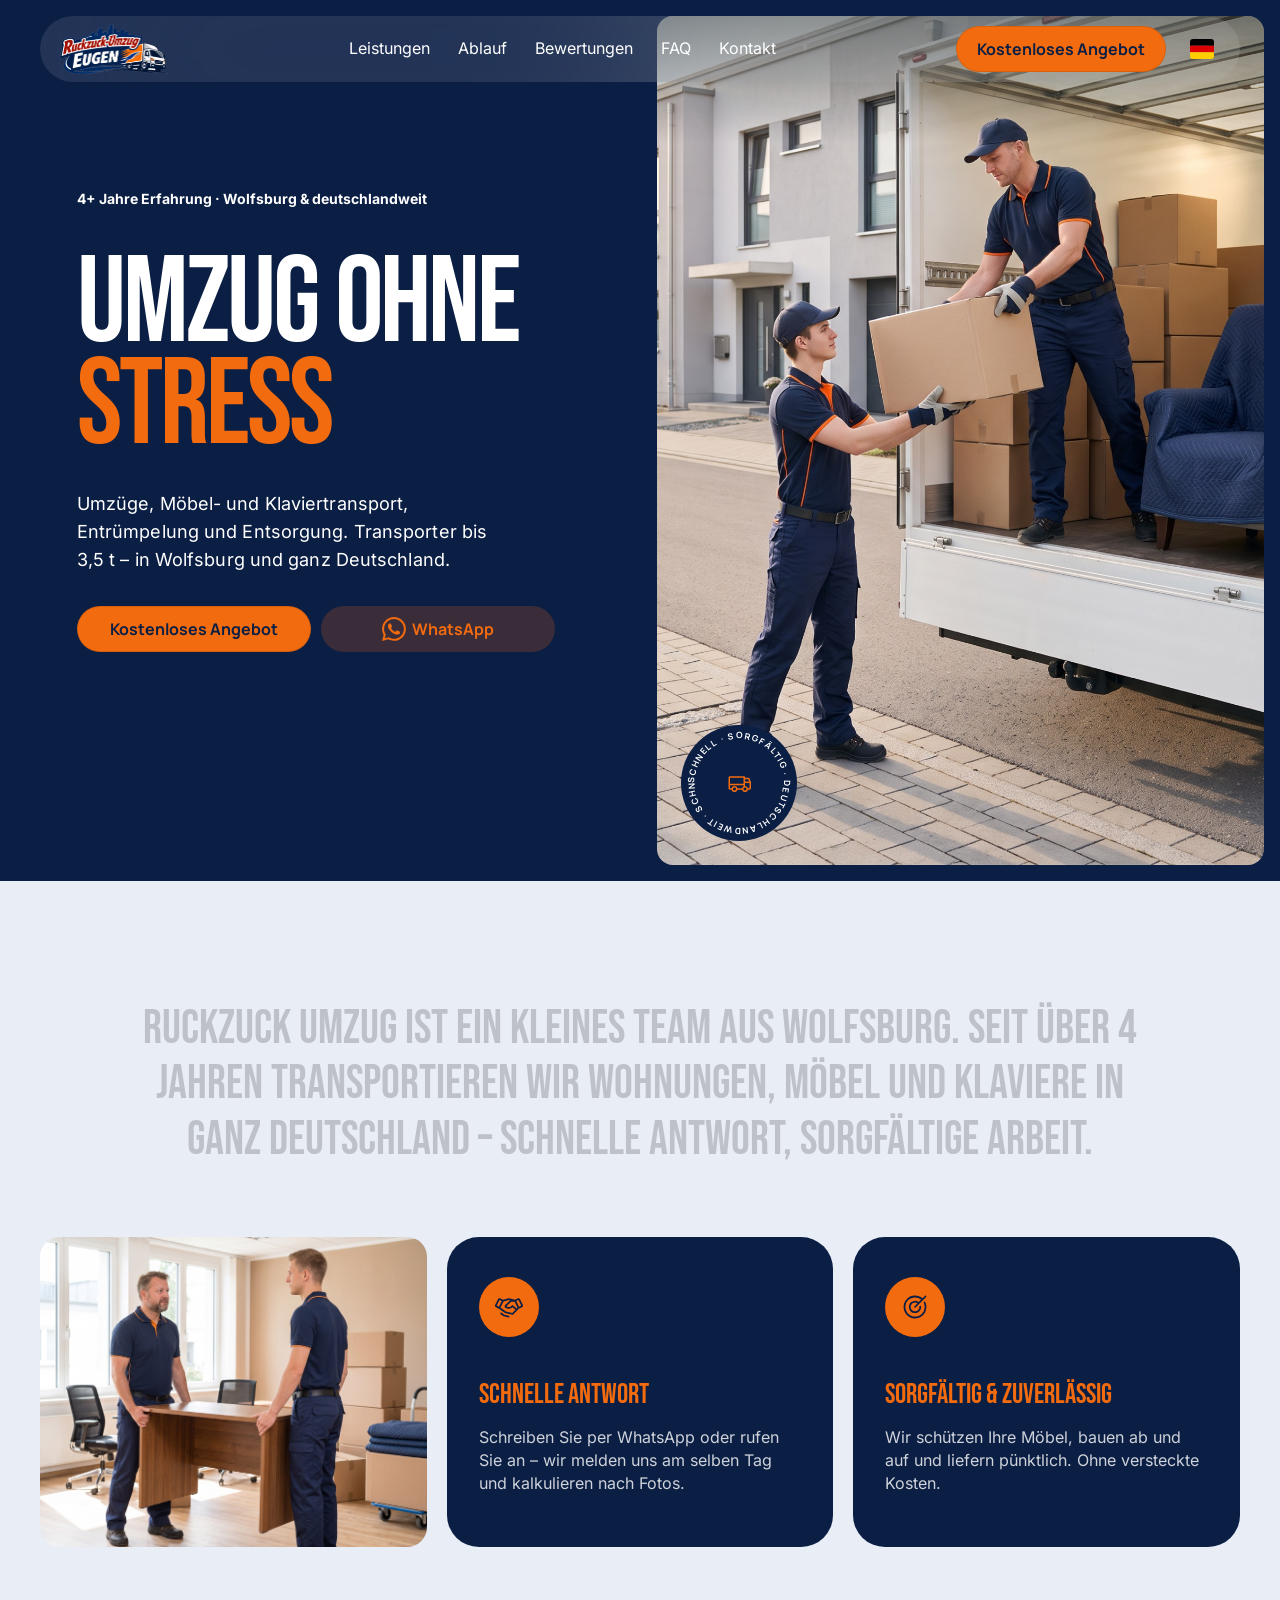
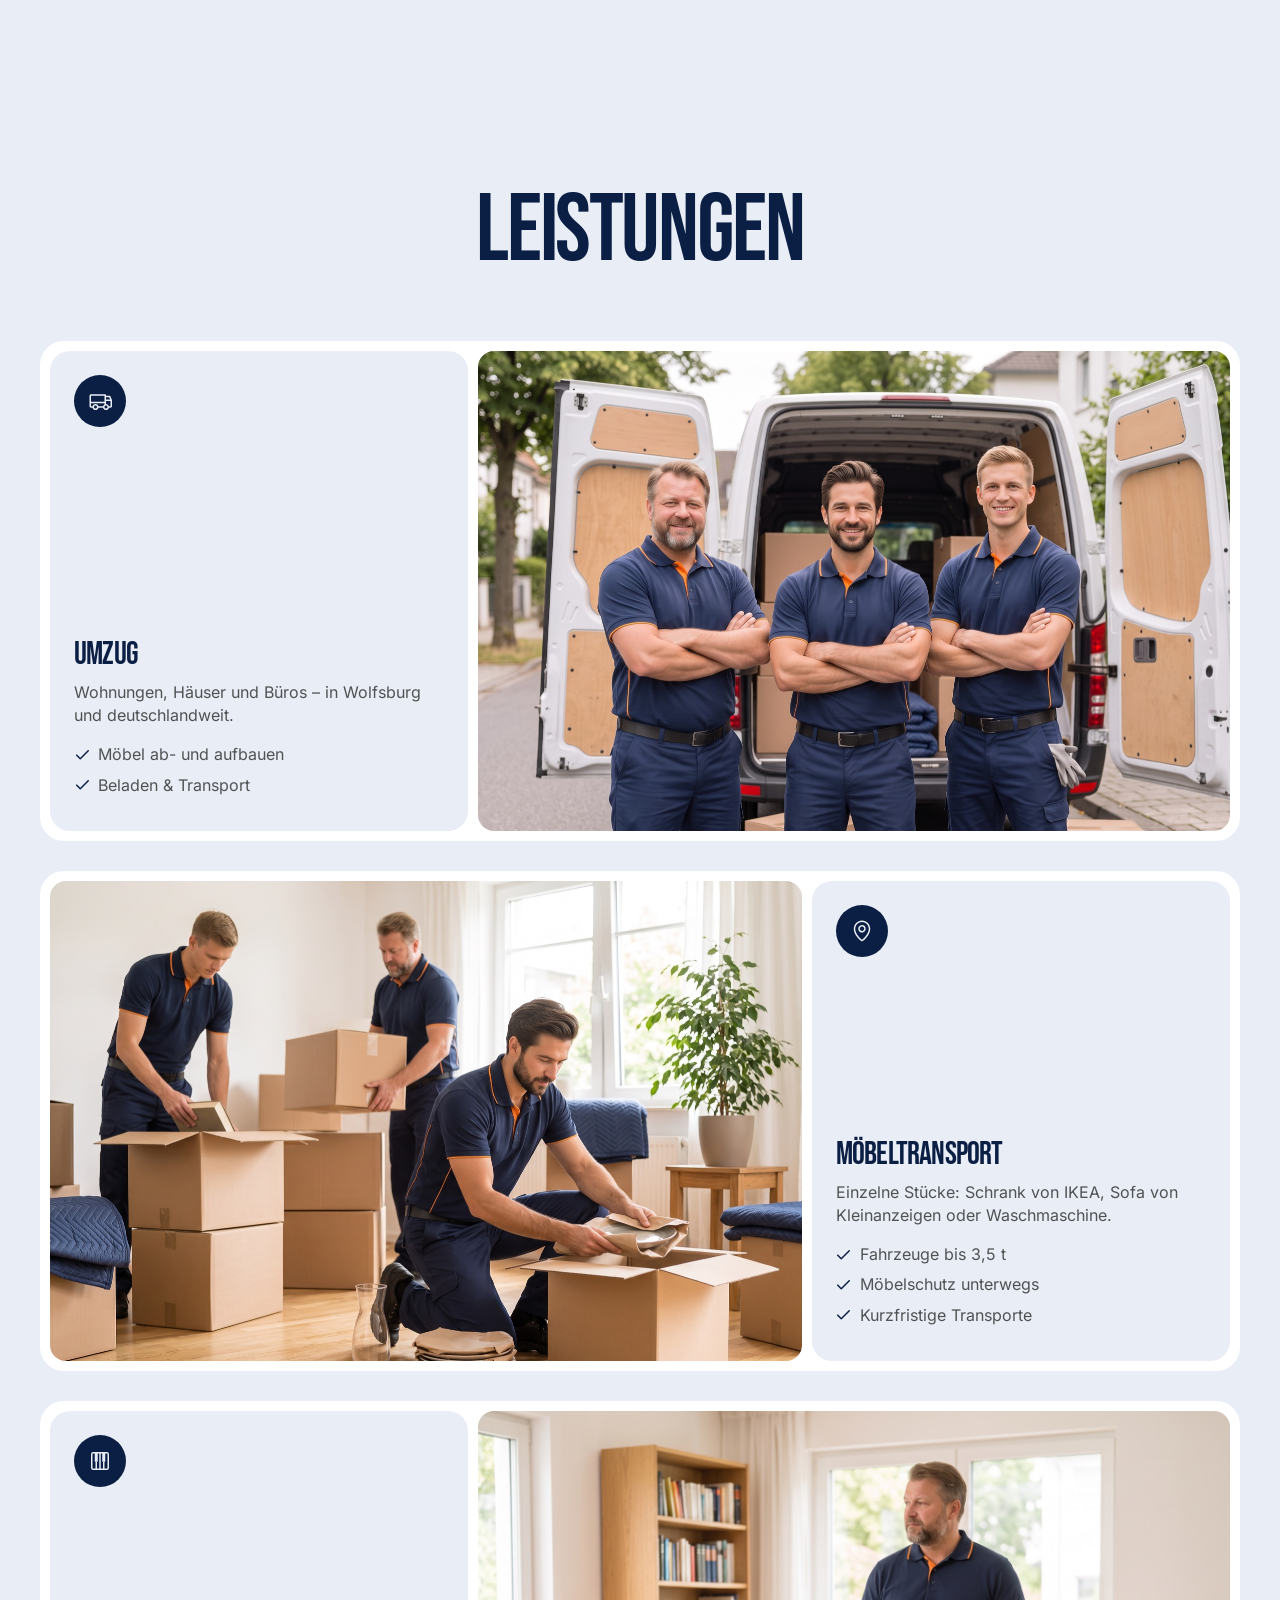
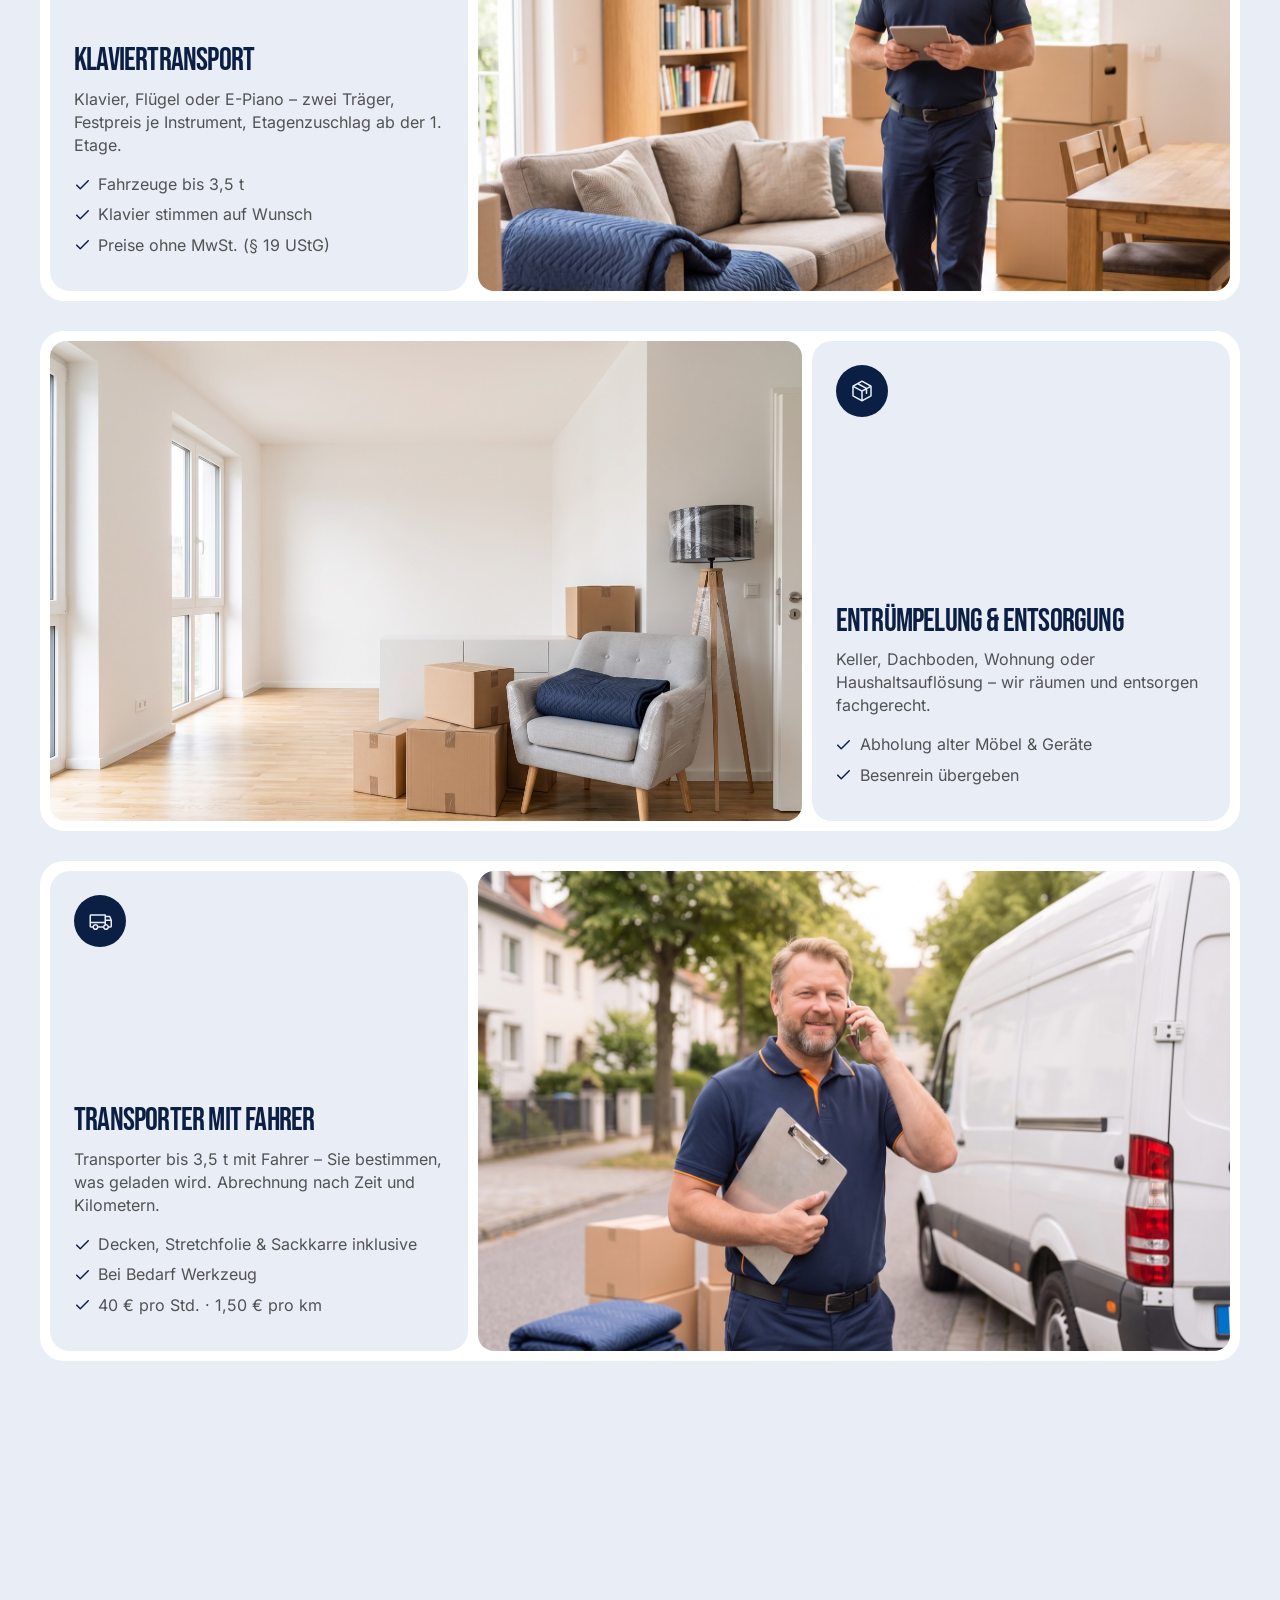
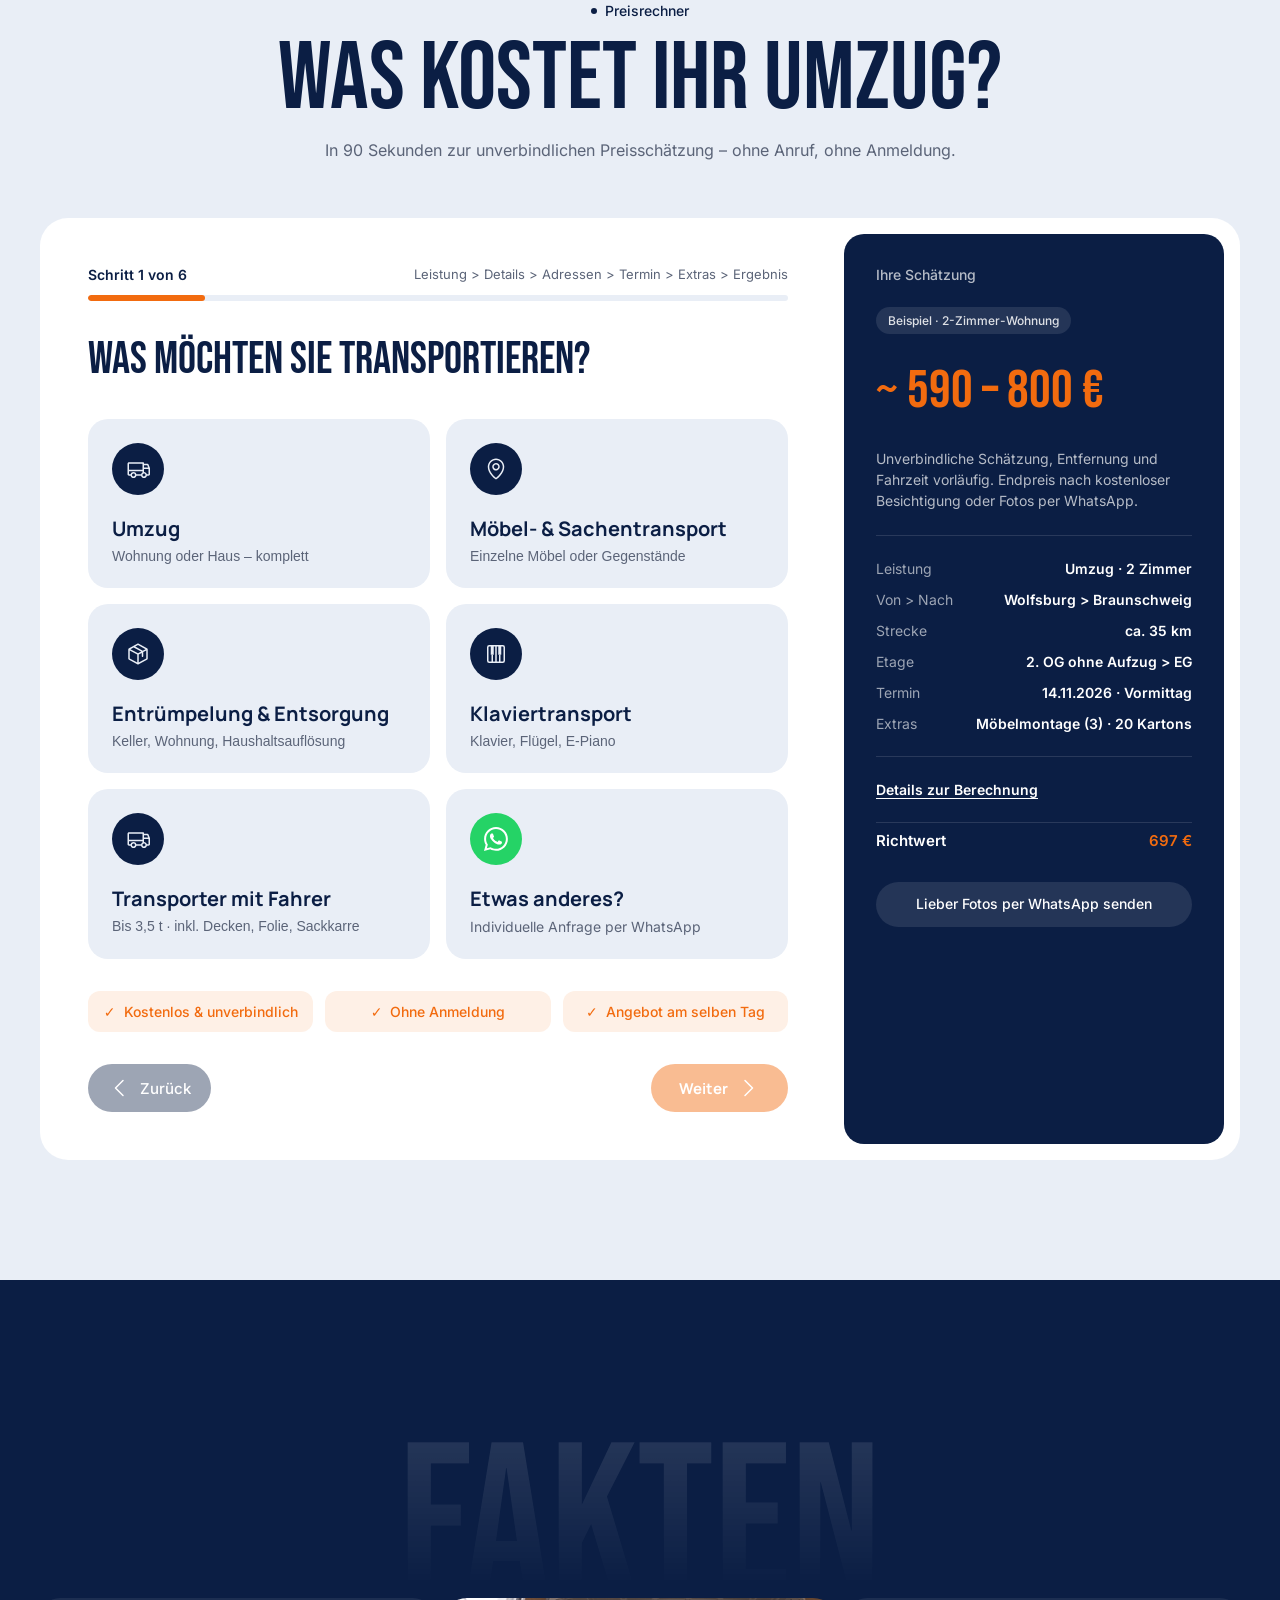
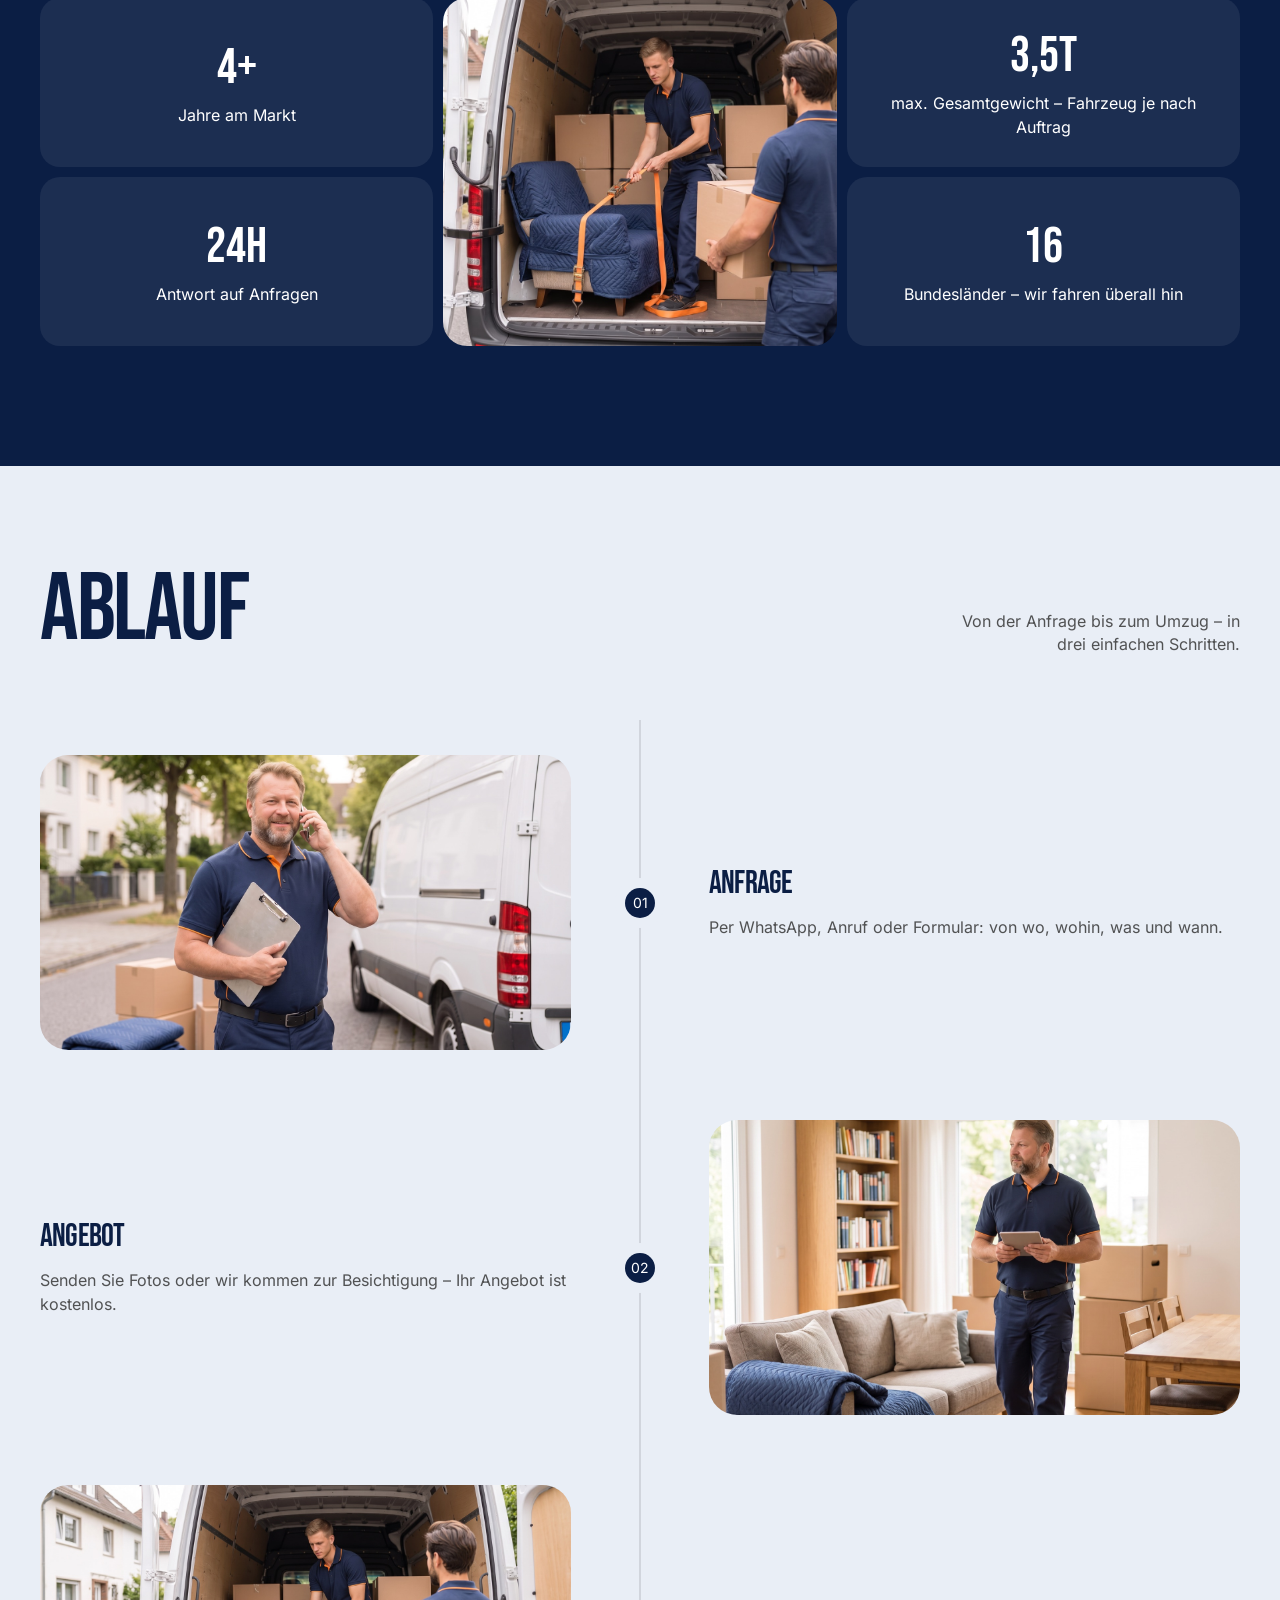
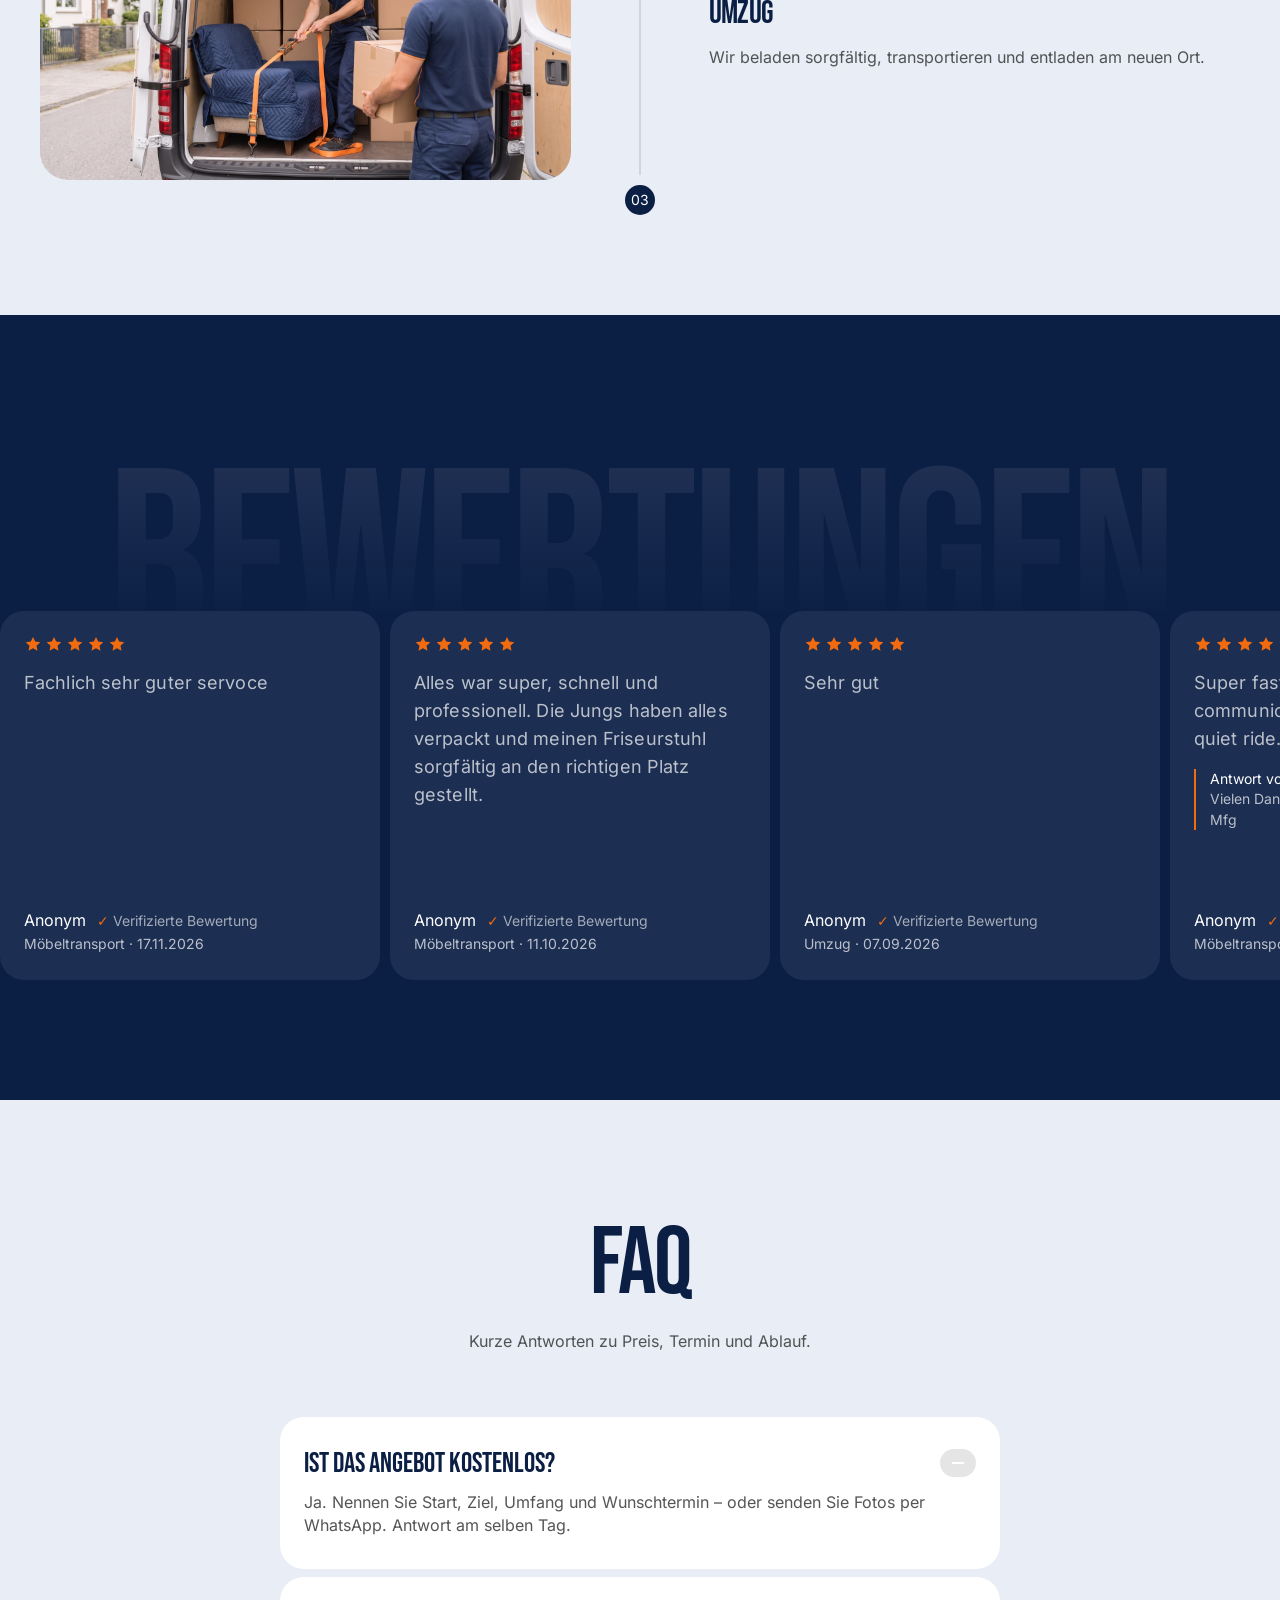
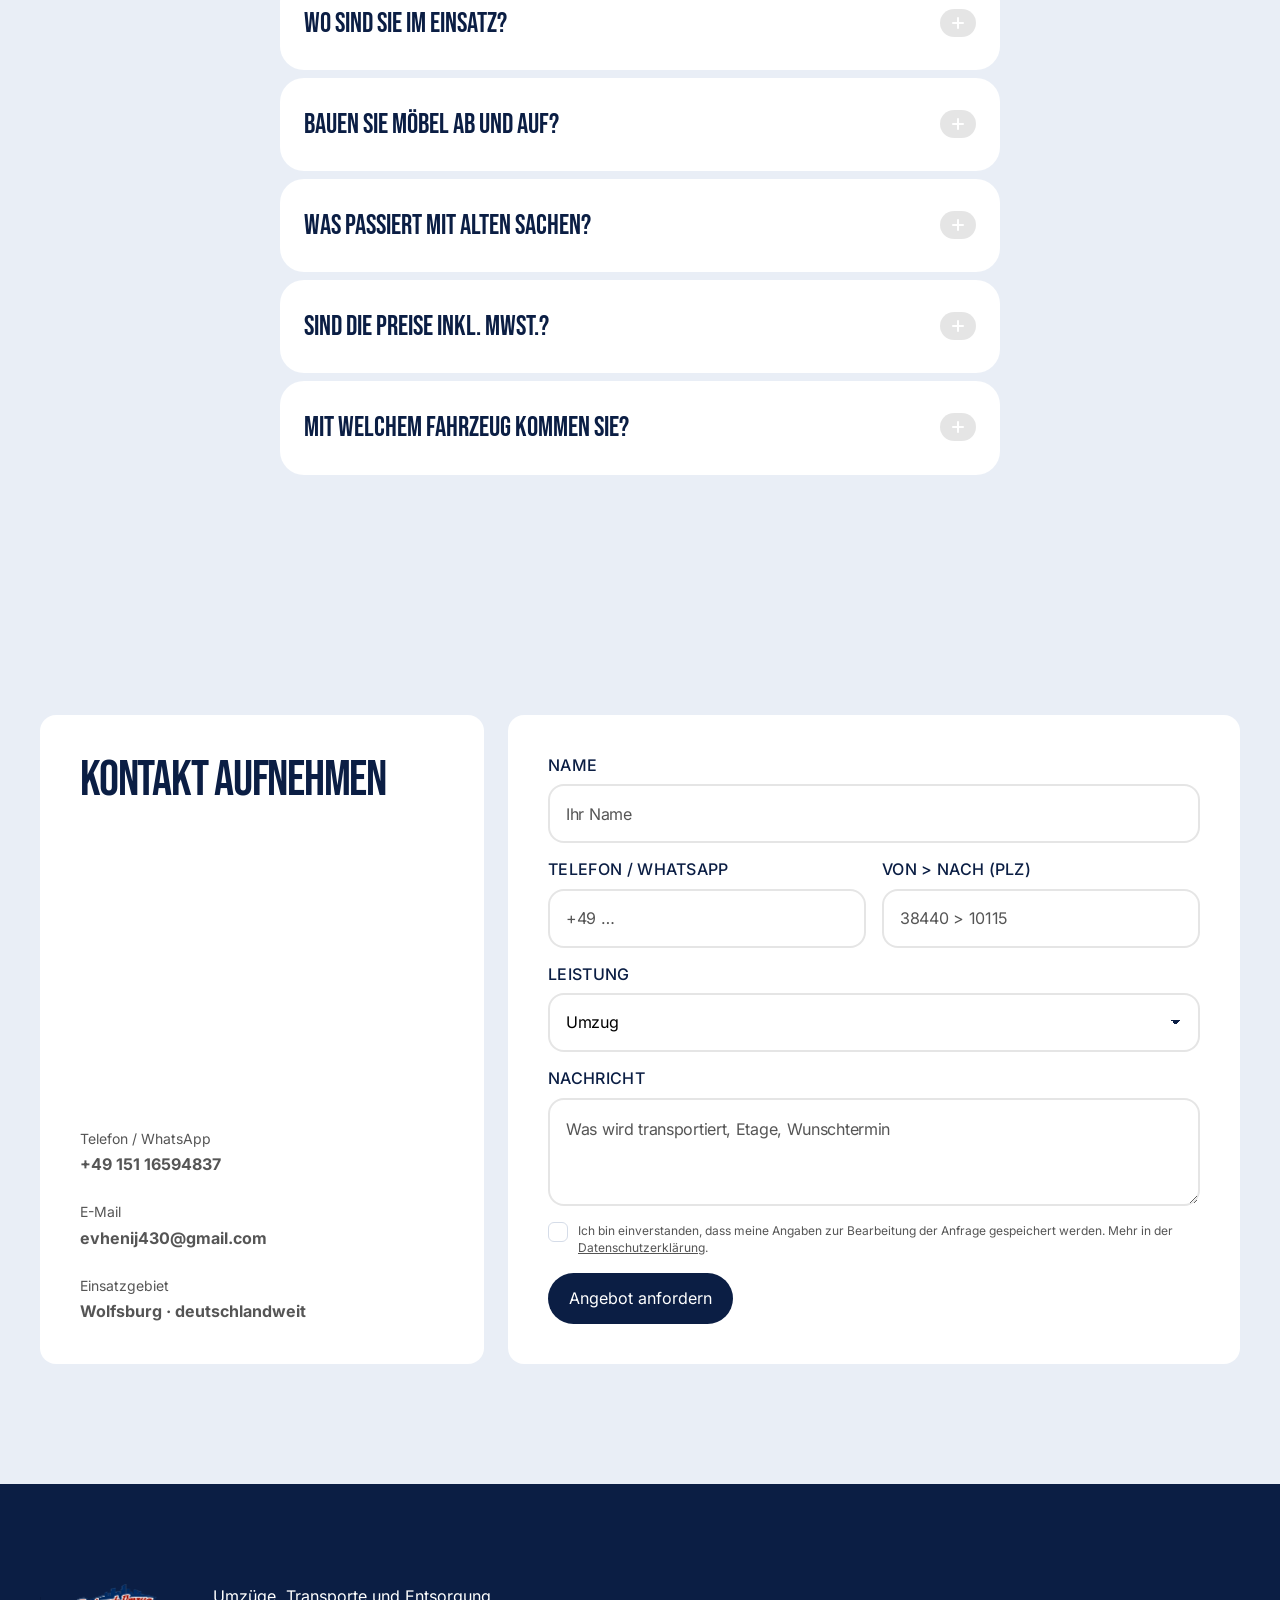
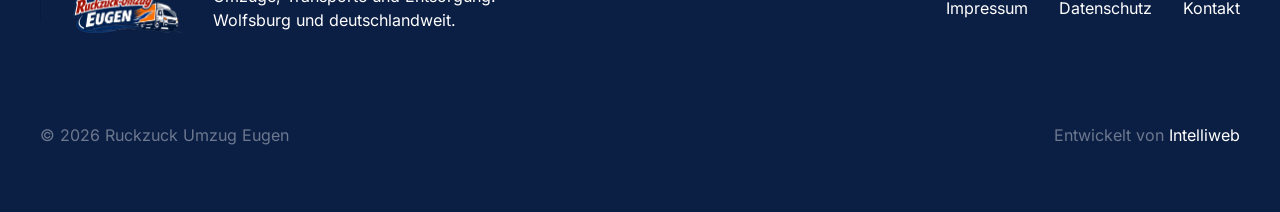
<file: index.html>
<!doctype html>
<html lang="de">
<head>
	<meta charset="UTF-8">
	<meta name="viewport" content="width=device-width, initial-scale=1">
	<script>document.documentElement.classList.add('js');</script>
	<title>Umzug Wolfsburg – Ruckzuck Umzug Eugen | Umzüge, Möbel- & Klaviertransport</title>
<meta name='robots' content='max-image-preview:large' />
<link rel="preload" href="./assets/fonts/bebas-neue-latin.woff2" as="font" type="font/woff2" crossorigin>
<link rel="preload" href="./assets/fonts/inter-latin.woff2" as="font" type="font/woff2" crossorigin>


<link rel='stylesheet' id='rz-tokens-css' href='./assets/css/tokens.css?ver=1795152681' media='all' />
<link rel='stylesheet' id='rz-main-css' href='./assets/css/main.css?ver=1795431991' media='all' />
<link rel='stylesheet' id='rz-motion-css' href='./assets/css/motion.css?ver=1795152600' media='all' />
<link rel='stylesheet' id='rz-offer-css' href='./assets/css/offer.css?ver=1794974541' media='all' />
<script data-wp-strategy="defer" defer id="rz-motion-js" src="./assets/js/motion.js?ver=1795062581"></script>
<script data-wp-strategy="defer" defer id="rz-main-js" src="./assets/js/main.js?ver=1795151846"></script>
<script id="rz-distance-js-before">
window.RZ_CALC = {"pricing":{"vatRate":0,"perKm":1.95,"anfahrtPerKm":1.59,"driverPerHour":31.35,"helperPerHour":29.62,"avgSpeedKmh":70,"minHours":2,"floorSurcharge":0.1,"halteverbot":60,"flexDiscount":0.05,"spread":{"umzug":0.15,"moebel":0.1,"entruempelung":0.25,"klavier":0.1,"transporter":0.1},"transporter":{"perHour":40,"perKm":1.5},"umzugRooms":{"1":[2,3],"2":[3,4],"3":[3,6],"4":[4,7],"5":[4,9]},"areaRanges":{"1":[1,40],"2":[40,60],"3":[60,100],"4":[100,140],"5":[140,300]},"m3PerM2":0.4,"moebelItems":{"schrank":0.75,"sofa":0.5,"bett":0.5,"waschm":0.4,"kuehl":0.4,"karton":0.05},"entrKinds":{"keller":6,"dachboden":8,"garage":10,"wohnung":25,"haus":45},"fill":{"wenig":0.3,"halb":0.6,"voll":1},"disposalPerM3":35,"hoursPerM3":0.4,"klavier":{"persons":2,"fromFloor":1,"tuning":150,"items":{"klein":{"base":258.66,"perFloor":43.4},"mittel":{"base":270.47,"perFloor":47.02},"konzertkl":{"base":281.44,"perFloor":46.87},"stutzfluegel":{"base":375.94,"perFloor":51.05},"salonfluegel":{"base":478.77,"perFloor":67.33},"semikonzert":{"base":567.77,"perFloor":75.92},"konzertfl":{"base":642.65,"perFloor":84.96},"epiano":{"base":184.82,"perFloor":32.23}}},"extras":{"montagePerItem":30,"kartonPerPiece":2,"packPerHour":27,"unpackPerHour":26.48,"minutesPerBox":6},"distance":{"basePlz":"38444","roadFactor":1.3,"cacheDays":30,"routingUrl":"https:\/\/router.project-osrm.org\/route\/v1\/driving\/"},"offer":{"validDays":14,"deposit":0.3}},"text":{"label":"Preisrechner","h2":"Was kostet Ihr Umzug?","sub":"In 90 Sekunden zur unverbindlichen Preissch\u00e4tzung \u2013 ohne Anruf, ohne Anmeldung.","stepOf":"Schritt %1$d von %2$d","steps":["Leistung","Details","Adressen","Termin","Extras","Ergebnis"],"questions":["Was m\u00f6chten Sie transportieren?","Erz\u00e4hlen Sie uns mehr","Von wo nach wo?","Wann soll es losgehen?","Brauchen Sie Extras?","Ihre Preissch\u00e4tzung"],"services":{"umzug":["Umzug","Wohnung oder Haus \u2013 komplett"],"moebel":["M\u00f6bel- & Sachentransport","Einzelne M\u00f6bel oder Gegenst\u00e4nde"],"entruempelung":["Entr\u00fcmpelung & Entsorgung","Keller, Wohnung, Haushaltsaufl\u00f6sung"],"klavier":["Klaviertransport","Klavier, Fl\u00fcgel, E-Piano"],"transporter":["Transporter mit Fahrer","Bis 3,5\u00a0t \u00b7 inkl. Decken, Folie, Sackkarre"]},"other":["Etwas anderes?","Individuelle Anfrage per WhatsApp","Hallo, ich habe eine individuelle Anfrage:"],"rooms":"Wohnungsgr\u00f6\u00dfe","roomsOpts":["1 Zimmer","2 Zimmer","3 Zimmer","4 Zimmer","5+ \/ Haus"],"area":"Wohnfl\u00e4che: %1$s\u2013%2$s m\u00b2","volumeFormula":"%1$s m\u00b2 \u00d7 %2$s m\u00b3\/m\u00b2 = %3$s m\u00b3 Umzugsgut","items":"Gegenst\u00e4nde","itemNames":{"schrank":"Schrank","sofa":"Sofa","bett":"Bett","waschm":"Waschmaschine","kuehl":"K\u00fchlschrank","karton":"Karton"},"kind":"Was wird entr\u00fcmpelt?","kindOpts":{"keller":"Keller","dachboden":"Dachboden","garage":"Garage","wohnung":"Wohnung","haus":"Haus"},"fill":"F\u00fcllgrad","fillOpts":{"wenig":"wenig","halb":"halb","voll":"voll"},"instrument":"Instrument","instrNames":{"klein":"Kleines Klavier (bis 110 cm H\u00f6he)","mittel":"Mittelgro\u00dfes Klavier (bis 130 cm H\u00f6he)","konzertkl":"Konzertklavier (mehr als 130 cm H\u00f6he)","stutzfluegel":"Stutzfl\u00fcgel (bis 180 cm L\u00e4nge)","salonfluegel":"Salon-\/Studiofl\u00fcgel (bis 210 cm L\u00e4nge)","semikonzert":"Semi-Konzertfl\u00fcgel (bis 240 cm L\u00e4nge)","konzertfl":"Konzertfl\u00fcgel (mehr als 240 cm L\u00e4nge)","epiano":"E-Piano"},"instrFrom":"Grundpreis %s","from":"Auszugsort \u00b7 PLZ oder Ort","to":"Einzugsort \u00b7 PLZ oder Ort","at":"Adresse \u00b7 PLZ oder Ort","plzPh":"z. B. %s oder PLZ","kmStatus":{"loading":"Entfernung wird berechnet \u2026","route":"%1$s > %2$s \u00b7 Fahrstrecke berechnet","estimate":"%1$s > %2$s \u00b7 gesch\u00e4tzt nach PLZ, bei Bedarf anpassen","notFound":"PLZ nicht gefunden \u2013 bitte Ort aus der Liste w\u00e4hlen."},"floor":"Etage","floorFrom":"Etage Auszug","floorTo":"Etage Einzug","floorOpts":["EG","1","2","3","4","5+"],"elevator":"Aufzug vorhanden","date":"Wunschtermin","calPrev":"Vorheriger Monat","calNext":"N\u00e4chster Monat","flexible":"Flexibel \u00b13 Tage (\u22125 %)","montage":"M\u00f6bel ab- & aufbauen (St\u00fcck)","kartons":"Umzugskartons liefern (St\u00fcck)","pack":"Einpackservice \u2013 Kartons (%s\/Std.)","unpack":"Auspackservice \u2013 Kartons (%s\/Std.)","tuning":"Klavier stimmen (pauschal %s)","halteverbot":"Halteverbotszone einrichten","loadHours":"Beladen (Std., %s\/Std.)","unloadHours":"Entladen (Std., %s\/Std.)","waitHours":"Standzeit \/ Wartezeit (Std., %s\/Std.)","equipment":"Im Preis enthalten: Decken, Stretchfolie, Sackkarre und bei Bedarf Werkzeug.","back":"Zur\u00fcck","next":"Weiter","estimate":"Ihre Sch\u00e4tzung","approx":"~","tag":"Ohne MwSt. \u00b7 \u00a7 19 UStG","note":"Alle Preise ohne MwSt. (Kleinunternehmer, \u00a7 19 UStG). Unverbindliche Sch\u00e4tzung: Entfernung und Fahrzeit sind vorl\u00e4ufig. Endpreis nach kostenloser Besichtigung oder Fotos per WhatsApp.","noteShort":"Unverbindliche Sch\u00e4tzung, Entfernung und Fahrzeit vorl\u00e4ufig. Endpreis nach kostenloser Besichtigung oder Fotos per WhatsApp.","vatNote":"Keine MwSt. \u2013 Kleinunternehmer gem\u00e4\u00df \u00a7 19 UStG.","breakdown":"Aufschl\u00fcsselung","details":"Details zur Berechnung","rows":{"driver":"Fahrer \u2013 Trage- und Montageleistung","helpers":"%s Helfer \u2013 Trage- und Montageleistung","drive":"Fahrzeit (Fahrer + %s Helfer)","vehicle":"Fahrtkosten \/ Fahrzeug bis %s","anfahrt":"Anfahrt zum Auftragsort (ab %s)","montage":"M\u00f6belmontage","kartons":"Umzugskartons","pack":"Einpackservice (Kartons: %1$s, je %2$s min)","unpack":"Auspackservice (Kartons: %1$s, je %2$s min)","tuning":"Klavier stimmen","halteverbot":"Halteverbotszone","transit":"Fahrzeit laut Route","load":"Beladen (Fahrer)","unload":"Entladen (Fahrer)","wait":"Standzeit \/ Wartezeit","disposal":"Entsorgung ca. %s m\u00b3","piano":"%1$s \u2013 Grundpreis, %2$s Tr\u00e4ger","floors":"Etagenzuschlag","flex":"Flexibel-Rabatt","total":"Richtwert"},"units":{"h":"h","km":"km","pc":"Stk.","floor":"Etage(n)","m3":"m\u00b3","flat":"pauschal"},"summary":{"service":"Leistung","volume":"Volumen","route":"Von > Nach","km":"Strecke","floor":"Etage","extras":"Extras","date":"Termin"},"example":{"tag":"Beispiel \u00b7 2-Zimmer-Wohnung","low":590,"high":800,"total":696.5,"summary":[["service","Umzug \u00b7 2 Zimmer"],["route","Wolfsburg > Braunschweig"],["km","ca. 35 km"],["floor","2. OG ohne Aufzug > EG"],["date","14.11.2026 \u00b7 Vormittag"],["extras","M\u00f6belmontage (3) \u00b7 20 Kartons"]],"rows":[["Fahrer \u2013 Trage- und Montageleistung",156.75],["2 Helfer \u2013 Trage- und Montageleistung",296.2],["Fahrzeit (Fahrer + 2 Helfer)",45.3],["Fahrtkosten \/ Fahrzeug bis 3,5 t",68.25],["M\u00f6belmontage",90],["Umzugskartons",40]]},"empty":"W\u00e4hlen Sie eine Leistung, um die Sch\u00e4tzung zu sehen.","request":"Angebot anfordern","whatsapp":"Lieber Fotos per WhatsApp senden","benefits":["Kostenlos & unverbindlich","Ohne Anmeldung","Angebot am selben Tag"]},"maxVehicle":"3,5 t","plzData":"./assets/data/plz-de.json","distanceApi":null};
//# sourceURL=rz-distance-js-before
</script>
<script data-wp-strategy="defer" defer id="rz-distance-js" src="./assets/js/distance.js?ver=1794979554"></script>
<script data-wp-strategy="defer" defer id="rz-calculator-js" src="./assets/js/calculator.js?ver=1795431999"></script>
<script id="rz-offer-js-before">
window.RZ_OFFER = {"company":{"company":"Ruckzuck Umzug Eugen","phone":"+49 151 16594837","phoneRaw":"+4915116594837","whatsapp":"4915116594837","email":"evhenij430@gmail.com","city":"Wolfsburg","legalName":"Ruckzuck-Umzug Eugen","owner":"Yevhenii Semyvolos","street":"Hallesche Stra\u00dfe 8","zip":"38444","country":"Deutschland","taxNumber":"19\/138\/25288","taxRule":"\u00a7 19 UStG (Kleinunternehmer)","bank":"Volksbank BRAWO eG","iban":"DE35 2699 1066 2041 2000 01","bic":"GENODEF1WOB","maxVehicle":"3,5 t"},"agb":{"doc":{"title":"Angebot","number":"Angebots-Nr.:","date":"Datum:","valid":"G\u00fcltig bis:","contact":"Ihr Ansprechpartner:","client":"Auftraggeber","phone":"Telefon","service":"Leistung","volume":"Umzugsvolumen","route":"Strecke","when":"Wunschtermin","flexible":"(flexibel \u00b13 Tage)","cols":["Beschreibung","Menge","Einzelpreis","Gesamtpreis"],"net":"Gesamtbetrag netto:","vat":"Umsatzsteuer gem\u00e4\u00df \u00a7 19 UStG (Kleinunternehmer):","gross":"Gesamtbetrag brutto:","basis":"Kalkulation auf Basis Ihrer Angaben im Online-Preisrechner. Entfernung, Fahrzeit und Aufwand sind vorl\u00e4ufig gesch\u00e4tzt. Der Endpreis wird vor Auftragserteilung nach Besichtigung oder Fotos verbindlich best\u00e4tigt.","payTitle":"Zahlungsbedingungen & %s Anzahlung","payDeposit":"Vereinbarte Anzahlung: <strong>%1$s (%2$s)<\/strong> bei Auftragserteilung.","payRest":"Der Restbetrag in H\u00f6he von <strong>%1$s (%2$s)<\/strong> ist am Umzugstag nach Leistungserbringung f\u00e4llig.","orderTitle":"Auftragserteilung","place":"Ort, Datum","sign":"Unterschrift des Auftraggebers","owner":"Inhaber:","tel":"Tel.:","mail":"E-Mail:","tax":"Steuernummer:","rule":"Regelung:","bank":"Bank:","iban":"IBAN:","bic":"BIC:"},"notice":"<strong>Wichtiger Haftungshinweis:<\/strong> F\u00fcr die vereinbarte Bef\u00f6rderung von Umzugsgut innerhalb Deutschlands gelten \u00a7\u00a7 451 ff. HGB. Haftungsbelehrung: Ziffer 2; Versicherungen: Ziffer 3; Schadensanzeige: Ziffer 7.","intro":"Vielen Dank f\u00fcr Ihre Anfrage. Hiermit unterbreiten wir Ihnen folgendes Angebot f\u00fcr die vereinbarten Umzugsleistungen:","sections":[["1. Kleinunternehmerregelung (\u00a7 19 UStG)",[["p","Gem\u00e4\u00df \u00a7 19 UStG (Kleinunternehmerregelung bis 25.000 \u20ac Jahresumsatz) wird keine Umsatzsteuer berechnet und nicht ausgewiesen."]]],["2. Vertragsgrundlage und hervorgehobene Haftungsbelehrung",[["p","Bei vereinbarter Bef\u00f6rderung von Umzugsgut gelten die gesetzlichen Vorschriften des Umzugs- und Frachtrechts (\u00a7\u00a7 451 ff., 407 ff. HGB). Die Bezeichnung als Tragehilfe oder Dienstleistung schlie\u00dft diese Vorschriften nicht aus. Der Leistungsumfang richtet sich nach der Vereinbarung und \u00a7 451a HGB. F\u00fcr eigenst\u00e4ndige Leistungen au\u00dferhalb des Umzugsvertrags gelten die gesetzlichen Vorschriften des BGB."],["box","<strong>Verlust \/ Besch\u00e4digung:<\/strong> Die gesetzliche Haftung ist grunds\u00e4tzlich auf <strong>620 EUR je m\u00b3 des zur Vertragserf\u00fcllung ben\u00f6tigten Laderaums<\/strong> begrenzt (\u00a7 451e HGB). Ma\u00dfgeblich ist der gesetzliche Wertersatz, nicht automatisch der Neuwert. Gesetzliche Haftungsbefreiungen und deren Voraussetzungen sind in Ziffer 4 erl\u00e4utert.<br><strong>Mehr Schutz:<\/strong> Vor Vertragsschluss k\u00f6nnen Sie eine weitergehende Haftung vereinbaren oder das Umzugsgut zus\u00e4tzlich versichern. Bitte sprechen Sie uns vor Auftragserteilung an; Umfang und etwaige Mehrkosten sind gesondert zu vereinbaren. Die blo\u00dfe Angabe unserer Versicherungen erh\u00f6ht die gesetzliche Haftung nicht.<br><strong>Ausnahmen:<\/strong> Die gesetzlichen Begrenzungen entfallen insbesondere bei qualifiziertem Verschulden nach \u00a7 435 HGB. Die Verbraucherrechte aus \u00a7\u00a7 451g, 451h HGB bleiben bestehen."]]],["3. Versicherungen (Helvetia)",[["p","Betriebshaftpflicht: Helvetia Schweizerische Versicherungsgesellschaft AG, Nr. 110.020.0762239.7. Versicherungssumme: 5.000.000 EUR pauschal f\u00fcr Personen-, Sach- und Verm\u00f6genssch\u00e4den je Versicherungsfall; Jahresh\u00f6chstleistung: dreifach. Allgemeiner Selbstbehalt: 250 EUR je Sach-\/Verm\u00f6gensschaden."],["p","M\u00f6belg\u00fcterhaftpflicht: Helvetia Versicherungs-AG, Nr. 110.061.9802247.2-45. F\u00fcr Transporte innerhalb Deutschlands mit dem versicherten Fahrzeug WOB-EU 111; im Umzugsverkehr nach \u00a7 451e HGB, maximal 500.000 EUR je Reise und Lastzug. Allgemeiner Selbstbehalt: 300 EUR je Schadenereignis."],["p","Diese Angaben wurden aus dem urspr\u00fcnglichen Angebot \u00fcbernommen. F\u00fcr die Versicherungsdeckung gelten die jeweiligen Versicherungsbedingungen, Ausschl\u00fcsse, Sublimits und besonderen Selbstbehalte. Die gesetzliche Haftung des Auftragnehmers gegen\u00fcber dem Kunden bleibt davon unabh\u00e4ngig. Versicherungsseitige Selbstbehalte werden dem Kunden nicht als Abzug von seinen gesetzlichen Ersatzanspr\u00fcchen auferlegt."]]],["4. Gesetzliche Haftung und besondere Haftungsausschlussgr\u00fcnde",[["p","Der Auftragnehmer haftet nach \u00a7 425 HGB f\u00fcr Verlust oder Besch\u00e4digung zwischen \u00dcbernahme zur Bef\u00f6rderung und Ablieferung sowie f\u00fcr Lieferfrist\u00fcberschreitung; f\u00fcr eingesetzte Mitarbeiter und Hilfspersonen gilt \u00a7 428 HGB. Ersatz f\u00fcr G\u00fctersch\u00e4den richtet sich insbesondere nach \u00a7\u00a7 429 ff. HGB. F\u00fcr Versp\u00e4tung gilt grunds\u00e4tzlich die Grenze der dreifachen Fracht (\u00a7 431 Abs. 3 HGB); sonstige reine Verm\u00f6genssch\u00e4den unterliegen gegebenenfalls \u00a7 433 HGB. Eine Befreiung nach \u00a7 426 HGB setzt Umst\u00e4nde voraus, die auch bei gr\u00f6\u00dfter Sorgfalt nicht vermeidbar und deren Folgen nicht abwendbar waren. Bei Mitverursachung richtet sich die Schadensteilung nach \u00a7 425 Abs. 2 HGB."],["p","\u00a7 451d HGB: Eine Befreiung f\u00fcr Verlust oder Besch\u00e4digung kommt nur insoweit in Betracht, als der Schaden auf einer der folgenden besonderen Gefahren beruht:"],["ol",["Bef\u00f6rderung von Edelmetallen, Juwelen, Edelsteinen, Geld, Briefmarken, M\u00fcnzen, Wertpapieren oder Urkunden;","unzureichende Verpackung oder Kennzeichnung durch den Absender;","Behandlung sowie Be- oder Entladung durch den Absender;","Bef\u00f6rderung in Beh\u00e4ltern, deren Inhalt nicht vom Frachtf\u00fchrer verpackt wurde;","f\u00fcr Gr\u00f6\u00dfe oder Gewicht ungeeignete Raumverh\u00e4ltnisse beim Be- oder Entladen, wenn der Absender zuvor auf die Besch\u00e4digungsgefahr hingewiesen wurde und dennoch auf Durchf\u00fchrung bestand;","Bef\u00f6rderung lebender Tiere oder Pflanzen;","nat\u00fcrliche oder mangelhafte Beschaffenheit, die das Gut besonders schadensanf\u00e4llig macht."]],["p","Die gesetzliche Vermutung des \u00a7 451d Abs. 2 HGB ist widerlegbar. Auf diese Gefahren kann sich der Auftragnehmer nur berufen, wenn er alle nach den Umst\u00e4nden gebotenen Ma\u00dfnahmen getroffen und besondere Weisungen beachtet hat (\u00a7 451d Abs. 3 HGB). F\u00fcr Glas, Porzellan, Elektronik, Kunst oder selbst verpackte Gegenst\u00e4nde besteht kein pauschaler Haftungsausschluss. Bei Vorsatz oder leichtfertigem Handeln im Bewusstsein eines wahrscheinlichen Schadenseintritts entfallen die gesetzlichen Haftungsbefreiungen und -begrenzungen (\u00a7 435 HGB). Gegen\u00fcber Verbrauchern werden keine nachteiligen Abweichungen von den zwingenden Haftungsvorschriften vereinbart (\u00a7 451h HGB)."]]],["5. Wertsachen und Gefahrgut",[["p","Bargeld, Schmuck, Edelmetalle, Wertpapiere, Urkunden und wichtige Dokumente sind nicht Bestandteil des angebotenen Transports, sofern ihre Bef\u00f6rderung nicht ausdr\u00fccklich vereinbart wird. Bei tats\u00e4chlicher \u00dcbernahme bleiben die gesetzlichen Haftungsregeln, insbesondere \u00a7\u00a7 451d und 435 HGB, ma\u00dfgeblich. Enth\u00e4lt das Umzugsgut Gefahrgut, muss ein Verbraucher uns allgemein \u00fcber die davon ausgehende Gefahr informieren (\u00a7 451b Abs. 2 HGB); hierf\u00fcr ist keine bestimmte Form erforderlich."]]],["6. Montage, Anschlussarbeiten und Geb\u00e4udesch\u00e4den",[["p","F\u00fcr vereinbarte Montage- und Anschlussarbeiten gelten die gesetzlichen Sorgfalts- und Haftungspflichten. Vorhandene Sch\u00e4den, Materialschw\u00e4chen oder Kundenweisungen begr\u00fcnden keinen pauschalen Haftungsausschluss; ma\u00dfgeblich sind Schadensursache und die gesetzlichen Voraussetzungen. F\u00fcr Sch\u00e4den an W\u00e4nden, Treppenh\u00e4usern, B\u00f6den sowie f\u00fcr Personensch\u00e4den gelten die einschl\u00e4gigen gesetzlichen Vorschriften. F\u00fcr eigenst\u00e4ndige Trage- oder Montageleistungen au\u00dferhalb des Umzugsvertrags gilt die gesetzliche BGB-Haftung auch bei einfacher Fahrl\u00e4ssigkeit. Es wird kein zus\u00e4tzlicher vertraglicher Haftungsausschluss vereinbart."]]],["7. Wichtige Belehrung: Schadensanzeige, Form und Fristen",[["p","Schadensmeldungen: Besch\u00e4digungen sind noch am Tag der Ablieferung anzuzeigen. Nach diesem Tag eingehende Schadensmeldungen werden nicht zur Pr\u00fcfung angenommen, soweit dies gesetzlich zul\u00e4ssig ist. Zwingende gesetzliche Rechte, insbesondere die nachfolgend genannten Anzeigefristen, bleiben unber\u00fchrt."],["box","<strong>\u00c4u\u00dferlich erkennbare Verluste \/ Besch\u00e4digungen:<\/strong> Anzeige sp\u00e4testens <strong>am Tag nach der Ablieferung<\/strong>.<br><strong>\u00c4u\u00dferlich nicht erkennbare Verluste \/ Besch\u00e4digungen:<\/strong> Anzeige innerhalb von <strong>14 Tagen nach Ablieferung<\/strong>.<br><strong>Rechtsfolge:<\/strong> Bei Fristvers\u00e4umnis erl\u00f6schen die Anspr\u00fcche wegen Verlust oder Besch\u00e4digung gem\u00e4\u00df \u00a7 451f HGB, soweit sich der Auftragnehmer darauf gesetzlich berufen darf.<br><strong>Lieferfrist\u00fcberschreitung:<\/strong> Anzeige innerhalb von <strong>21 Tagen nach Ablieferung<\/strong>; andernfalls erlischt der entsprechende Anspruch (\u00a7 438 Abs. 3 HGB).<br><strong>Form:<\/strong> Nach Ablieferung ist die Anzeige in Textform zu erstatten, z. B. per E-Mail an <strong>evhenij430@gmail.com<\/strong>. Rechtzeitige Absendung gen\u00fcgt. Verlust oder Schaden bitte hinreichend konkret beschreiben. Bei Ablieferung gen\u00fcgt die Anzeige gegen\u00fcber der abliefernden Person; ein gemeinsam unterschriebenes Protokoll ist keine Anspruchsvoraussetzung."],["p","Bei Verbrauchern muss der Auftragnehmer diese Belehrung \u00fcber Form, Fristen und Rechtsfolgen dem Empf\u00e4nger sp\u00e4testens bei Ablieferung erteilen. Unterbleibt sie, kann er sich insoweit nicht auf die Ausschlussfristen berufen (\u00a7 451g Satz 1 Nr. 2 HGB). Unterbleibt die hervorgehobene Haftungsbelehrung einschlie\u00dflich des Hinweises auf weitergehende Haftung oder Versicherung bei Vertragsschluss, gelten die Folgen des \u00a7 451g Satz 1 Nr. 1 HGB. \u00a7 435 HGB bleibt unber\u00fchrt. Die kurzen Anzeigefristen gelten nicht pauschal f\u00fcr Personen-, Geb\u00e4ude- oder eigenst\u00e4ndige Montagesch\u00e4den."],["p","Verj\u00e4hrung: F\u00fcr Bef\u00f6rderungsanspr\u00fcche gilt grunds\u00e4tzlich ein Jahr, bei Vorsatz oder gleichgestelltem Verschulden drei Jahre; Beginn und Hemmung richten sich nach \u00a7 439 HGB. Eine Ersatzforderung in Textform kann die Verj\u00e4hrung nach \u00a7 439 Abs. 3 HGB hemmen."]]],["8. Datenschutz (DSGVO)",[["p","Personenbezogene Daten werden ausschlie\u00dflich zur Auftragsabwicklung gem\u00e4\u00df Art. 6 Abs. 1 lit. b DSGVO verarbeitet und nach Ablauf der gesetzlichen Aufbewahrungsfristen gel\u00f6scht."]]]],"order":"Hiermit erteile ich den Auftrag gem\u00e4\u00df Angebot %s einschlie\u00dflich der vorstehenden Bedingungen (Ziffern 1 bis 8). Gesetzliche Rechte und die gesetzliche Beweislast bleiben unber\u00fchrt.","confirm":"Ich habe alles gelesen, stimme dem Inhalt zu und best\u00e4tige dies mit meiner Unterschrift.","legal":"Rechtsgrundlagen: \u00a7\u00a7 425-439, 451-451h HGB; gesetzliche BGB-Haftung. Pr\u00fcfstand: 31.10.2026 \u00b7 Gesetzestexte: www.gesetze-im-internet.de\/hgb\/"},"offer":{"validDays":14,"deposit":0.3},"calcDe":{"label":"Preisrechner","h2":"Was kostet Ihr Umzug?","sub":"In 90 Sekunden zur unverbindlichen Preissch\u00e4tzung \u2013 ohne Anruf, ohne Anmeldung.","stepOf":"Schritt %1$d von %2$d","steps":["Leistung","Details","Adressen","Termin","Extras","Ergebnis"],"questions":["Was m\u00f6chten Sie transportieren?","Erz\u00e4hlen Sie uns mehr","Von wo nach wo?","Wann soll es losgehen?","Brauchen Sie Extras?","Ihre Preissch\u00e4tzung"],"services":{"umzug":["Umzug","Wohnung oder Haus \u2013 komplett"],"moebel":["M\u00f6bel- & Sachentransport","Einzelne M\u00f6bel oder Gegenst\u00e4nde"],"entruempelung":["Entr\u00fcmpelung & Entsorgung","Keller, Wohnung, Haushaltsaufl\u00f6sung"],"klavier":["Klaviertransport","Klavier, Fl\u00fcgel, E-Piano"],"transporter":["Transporter mit Fahrer","Bis 3,5\u00a0t \u00b7 inkl. Decken, Folie, Sackkarre"]},"other":["Etwas anderes?","Individuelle Anfrage per WhatsApp","Hallo, ich habe eine individuelle Anfrage:"],"rooms":"Wohnungsgr\u00f6\u00dfe","roomsOpts":["1 Zimmer","2 Zimmer","3 Zimmer","4 Zimmer","5+ \/ Haus"],"area":"Wohnfl\u00e4che: %1$s\u2013%2$s m\u00b2","volumeFormula":"%1$s m\u00b2 \u00d7 %2$s m\u00b3\/m\u00b2 = %3$s m\u00b3 Umzugsgut","items":"Gegenst\u00e4nde","itemNames":{"schrank":"Schrank","sofa":"Sofa","bett":"Bett","waschm":"Waschmaschine","kuehl":"K\u00fchlschrank","karton":"Karton"},"kind":"Was wird entr\u00fcmpelt?","kindOpts":{"keller":"Keller","dachboden":"Dachboden","garage":"Garage","wohnung":"Wohnung","haus":"Haus"},"fill":"F\u00fcllgrad","fillOpts":{"wenig":"wenig","halb":"halb","voll":"voll"},"instrument":"Instrument","instrNames":{"klein":"Kleines Klavier (bis 110 cm H\u00f6he)","mittel":"Mittelgro\u00dfes Klavier (bis 130 cm H\u00f6he)","konzertkl":"Konzertklavier (mehr als 130 cm H\u00f6he)","stutzfluegel":"Stutzfl\u00fcgel (bis 180 cm L\u00e4nge)","salonfluegel":"Salon-\/Studiofl\u00fcgel (bis 210 cm L\u00e4nge)","semikonzert":"Semi-Konzertfl\u00fcgel (bis 240 cm L\u00e4nge)","konzertfl":"Konzertfl\u00fcgel (mehr als 240 cm L\u00e4nge)","epiano":"E-Piano"},"instrFrom":"Grundpreis %s","from":"Auszugsort \u00b7 PLZ oder Ort","to":"Einzugsort \u00b7 PLZ oder Ort","at":"Adresse \u00b7 PLZ oder Ort","plzPh":"z. B. %s oder PLZ","kmStatus":{"loading":"Entfernung wird berechnet \u2026","route":"%1$s > %2$s \u00b7 Fahrstrecke berechnet","estimate":"%1$s > %2$s \u00b7 gesch\u00e4tzt nach PLZ, bei Bedarf anpassen","notFound":"PLZ nicht gefunden \u2013 bitte Ort aus der Liste w\u00e4hlen."},"floor":"Etage","floorFrom":"Etage Auszug","floorTo":"Etage Einzug","floorOpts":["EG","1","2","3","4","5+"],"elevator":"Aufzug vorhanden","date":"Wunschtermin","calPrev":"Vorheriger Monat","calNext":"N\u00e4chster Monat","flexible":"Flexibel \u00b13 Tage (\u22125 %)","montage":"M\u00f6bel ab- & aufbauen (St\u00fcck)","kartons":"Umzugskartons liefern (St\u00fcck)","pack":"Einpackservice \u2013 Kartons (%s\/Std.)","unpack":"Auspackservice \u2013 Kartons (%s\/Std.)","tuning":"Klavier stimmen (pauschal %s)","halteverbot":"Halteverbotszone einrichten","loadHours":"Beladen (Std., %s\/Std.)","unloadHours":"Entladen (Std., %s\/Std.)","waitHours":"Standzeit \/ Wartezeit (Std., %s\/Std.)","equipment":"Im Preis enthalten: Decken, Stretchfolie, Sackkarre und bei Bedarf Werkzeug.","back":"Zur\u00fcck","next":"Weiter","estimate":"Ihre Sch\u00e4tzung","approx":"~","tag":"Ohne MwSt. \u00b7 \u00a7 19 UStG","note":"Alle Preise ohne MwSt. (Kleinunternehmer, \u00a7 19 UStG). Unverbindliche Sch\u00e4tzung: Entfernung und Fahrzeit sind vorl\u00e4ufig. Endpreis nach kostenloser Besichtigung oder Fotos per WhatsApp.","noteShort":"Unverbindliche Sch\u00e4tzung, Entfernung und Fahrzeit vorl\u00e4ufig. Endpreis nach kostenloser Besichtigung oder Fotos per WhatsApp.","vatNote":"Keine MwSt. \u2013 Kleinunternehmer gem\u00e4\u00df \u00a7 19 UStG.","breakdown":"Aufschl\u00fcsselung","details":"Details zur Berechnung","rows":{"driver":"Fahrer \u2013 Trage- und Montageleistung","helpers":"%s Helfer \u2013 Trage- und Montageleistung","drive":"Fahrzeit (Fahrer + %s Helfer)","vehicle":"Fahrtkosten \/ Fahrzeug bis %s","anfahrt":"Anfahrt zum Auftragsort (ab %s)","montage":"M\u00f6belmontage","kartons":"Umzugskartons","pack":"Einpackservice (Kartons: %1$s, je %2$s min)","unpack":"Auspackservice (Kartons: %1$s, je %2$s min)","tuning":"Klavier stimmen","halteverbot":"Halteverbotszone","transit":"Fahrzeit laut Route","load":"Beladen (Fahrer)","unload":"Entladen (Fahrer)","wait":"Standzeit \/ Wartezeit","disposal":"Entsorgung ca. %s m\u00b3","piano":"%1$s \u2013 Grundpreis, %2$s Tr\u00e4ger","floors":"Etagenzuschlag","flex":"Flexibel-Rabatt","total":"Richtwert"},"units":{"h":"h","km":"km","pc":"Stk.","floor":"Etage(n)","m3":"m\u00b3","flat":"pauschal"},"summary":{"service":"Leistung","volume":"Volumen","route":"Von > Nach","km":"Strecke","floor":"Etage","extras":"Extras","date":"Termin"},"example":{"tag":"Beispiel \u00b7 2-Zimmer-Wohnung","low":590,"high":800,"total":696.5,"summary":[["service","Umzug \u00b7 2 Zimmer"],["route","Wolfsburg > Braunschweig"],["km","ca. 35 km"],["floor","2. OG ohne Aufzug > EG"],["date","14.11.2026 \u00b7 Vormittag"],["extras","M\u00f6belmontage (3) \u00b7 20 Kartons"]],"rows":[["Fahrer \u2013 Trage- und Montageleistung",156.75],["2 Helfer \u2013 Trage- und Montageleistung",296.2],["Fahrzeit (Fahrer + 2 Helfer)",45.3],["Fahrtkosten \/ Fahrzeug bis 3,5 t",68.25],["M\u00f6belmontage",90],["Umzugskartons",40]]},"empty":"W\u00e4hlen Sie eine Leistung, um die Sch\u00e4tzung zu sehen.","request":"Angebot anfordern","whatsapp":"Lieber Fotos per WhatsApp senden","benefits":["Kostenlos & unverbindlich","Ohne Anmeldung","Angebot am selben Tag"]},"text":{"ready":"Ihr Angebot %s ist fertig.","open":"Angebot ansehen","print":"Drucken \/ als PDF speichern","close":"Schlie\u00dfen"},"logo":"https:\/\/spodarenko.github.io\/ruckzuck-umzug\/assets\/img\/logo.png"};
//# sourceURL=rz-offer-js-before
</script>
<script data-wp-strategy="defer" defer id="rz-offer-js" src="./assets/js/offer.js?ver=1794977697"></script>
<meta name="description" content="Umzüge, Möbel- und Klaviertransport, Entrümpelung und Entsorgung in Wolfsburg und deutschlandweit. Kostenloses Angebot per WhatsApp oder Formular.">
<script type="application/ld+json">{"@context":"https:\/\/schema.org","@type":"MovingCompany","name":"Ruckzuck Umzug Eugen","telephone":"+49 151 16594837","email":"evhenij430@gmail.com","url":"https:\/\/spodarenko.github.io\/ruckzuck-umzug\/","image":"https:\/\/spodarenko.github.io\/ruckzuck-umzug\/assets\/img\/hero.jpg","address":{"@type":"PostalAddress","addressLocality":"Wolfsburg","addressCountry":"DE"},"areaServed":"DE"}</script>
</head>
<body class="home blog wp-theme-ruckzuck">
<a class="skip-link" href="#main">Zum Inhalt springen</a>

<header class="nav" data-nav>
	<div class="nav__pill">
		<a class="nav__logo" href="./" aria-label="Ruckzuck Umzug Eugen">
			<img src="./assets/img/logo.png?v=1792993400" alt="Ruckzuck Umzug Eugen" width="108" height="50">
		</a>

		<nav class="nav__links" id="nav-links" aria-label="Main">
			<a href="#leistungen">Leistungen</a>
			<a href="#ablauf">Ablauf</a>
			<a href="#bewertungen">Bewertungen</a>
			<a href="#faq">FAQ</a>
			<a href="#kontakt">Kontakt</a>
		</nav>

		<div class="nav__side">
			<a class="btn btn--primary nav__cta" href="#rechner">Kostenloses Angebot</a>
										<div class="lang" data-lang>
				<button class="lang__toggle" type="button" aria-expanded="false" aria-controls="lang-menu" aria-label="Sprache: Deutsch" data-lang-toggle>
					<img src="./assets/img/flags/de.svg?v=1795064124" alt="" width="24" height="20">
				</button>
				<ul class="lang__menu" id="lang-menu" hidden>
										<li>
						<a href="./" hreflang="de" lang="de" aria-current="true">
							<img src="./assets/img/flags/de.svg?v=1795064124" alt="" width="24" height="20">
							Deutsch						</a>
					</li>
										<li>
						<a href="./en/" hreflang="en" lang="en" >
							<img src="./assets/img/flags/en.svg?v=1795064124" alt="" width="24" height="20">
							English						</a>
					</li>
									</ul>
			</div>
						<button class="nav__burger" type="button" aria-expanded="false" aria-controls="nav-links" aria-label="Menü" data-burger>
				<svg xmlns="http://www.w3.org/2000/svg" viewBox="0 0 24 24" width="24" height="24" fill="none" stroke="currentColor" stroke-width="1.8" stroke-linecap="round" stroke-linejoin="round" aria-hidden="true"><path d="M12 5v14M5 12h14"/></svg>
			</button>
		</div>
	</div>
</header>
<main id="main">
	<section class="hero" id="top">
	<div class="hero__text">
		<p class="hero__badge" data-reveal="label">4+ Jahre Erfahrung · Wolfsburg &amp; deutschlandweit</p>
		<h1 class="hero__title" data-split>Umzug ohne <em class="accent">Stress</em></h1>
		<p class="hero__sub" data-reveal="up" style="--d:.35s">Umzüge, Möbel- und Klaviertransport, Entrümpelung und Entsorgung. Transporter bis 3,5 t – in Wolfsburg und ganz Deutschland.</p>
		<div class="hero__ctas" data-reveal="up" style="--d:.5s">
			<a class="btn btn--primary" href="#rechner">Kostenloses Angebot</a>
			<a class="btn btn--glass" href="https://wa.me/4915116594837?text=Hallo%2C%20ich%20m%C3%B6chte%20ein%20Angebot%20f%C3%BCr%20einen%20Umzug." target="_blank" rel="noopener"><svg xmlns="http://www.w3.org/2000/svg" viewBox="0 0 24 24" width="24" height="24" fill="currentColor" aria-hidden="true"><path d="M11.9922 0C15.1736 0.00137307 18.16 1.24033 20.4053 3.48828C22.6504 5.73609 23.886 8.72385 23.8848 11.9014C23.8821 18.457 18.5492 23.7913 11.9922 23.7939H11.9873C9.99718 23.7932 8.04154 23.294 6.30469 22.3467L0 24L1.6875 17.8369C0.646842 16.0334 0.0987169 13.9876 0.0996094 11.8916C0.102364 5.33469 5.4373 0.000141738 11.9922 0ZM11.9961 2.00879C6.54391 2.00898 2.10958 6.44273 2.10742 11.8926C2.10666 13.7603 2.62967 15.5796 3.61914 17.1533L3.85352 17.5273L2.85547 21.1748L6.59668 20.1934L6.95703 20.4072C8.4746 21.3078 10.2146 21.7844 11.9883 21.7852H11.9922C17.4403 21.7852 21.8748 17.3508 21.877 11.9004C21.8779 9.25923 20.8506 6.7756 18.9844 4.90723C17.1182 3.03901 14.6361 2.0097 11.9961 2.00879ZM8.35156 6.41016C8.53395 6.41931 8.77928 6.34146 9.02051 6.9209C9.26826 7.51624 9.86226 8.97825 9.93652 9.12695C10.0108 9.27567 10.0599 9.44912 9.96094 9.64746C9.86191 9.8456 9.81261 9.97011 9.66406 10.1436C9.51554 10.317 9.35142 10.5309 9.21777 10.6641C9.06913 10.8121 8.9147 10.9733 9.08789 11.2705C9.26138 11.5682 9.85802 12.5413 10.7412 13.3291C11.8761 14.3413 12.8337 14.655 13.1309 14.8037C13.4277 14.9524 13.6011 14.9276 13.7744 14.7295C13.9478 14.5312 14.5177 13.8619 14.7158 13.5645C14.9138 13.2672 15.1116 13.316 15.3838 13.415C15.6561 13.5142 17.1158 14.2326 17.4141 14.3818C17.7112 14.5306 17.9101 14.6055 17.9844 14.7295C18.0584 14.8541 18.0578 15.449 17.8105 16.1426C17.5626 16.8366 16.3756 17.4704 15.8047 17.5557C15.2929 17.6322 14.6452 17.6636 13.9336 17.4375C13.502 17.3006 12.9482 17.1177 12.2393 16.8115C9.25833 15.5244 7.31165 12.5226 7.16309 12.3242C7.01394 12.1252 5.94938 10.713 5.94922 9.25098C5.94922 7.78856 6.71682 7.06904 6.98926 6.77148C7.26163 6.47398 7.58414 6.39941 7.78223 6.39941C7.98024 6.39942 8.17849 6.40146 8.35156 6.41016Z"/></svg>
WhatsApp</a>
		</div>
	</div>

	<div class="hero__media" data-reveal="fade">
		<img src="./assets/img/hero.jpg?v=1795436634" alt="Zwei Umzugshelfer laden Kartons in einen Transporter (Illustration)" width="1289" height="1600" fetchpriority="high" data-zoom>
		<span class="hero__shade" aria-hidden="true"></span>
		<div class="ring" aria-hidden="true" data-ring>
			<svg viewBox="0 0 120 120">
				<defs><path id="ring-path" d="M60,60 m-46,0 a46,46 0 1,1 92,0 a46,46 0 1,1 -92,0"/></defs>
				<text><textPath href="#ring-path">Schnell · Sorgfältig · Deutschlandweit · Schnell · Sorgfältig · Deutschlandweit · </textPath></text>
			</svg>
			<span class="ring__icon"><svg aria-hidden="true" width="24" height="24" viewBox="0 0 24 24" fill="none" xmlns="http://www.w3.org/2000/svg">
<g id="ph:truck" clip-path="url(#clip0_0_10)">
<path id="Vector" d="M23.9456 10.9688L22.6331 7.6875C22.5218 7.40988 22.3296 7.17209 22.0816 7.00494C21.8335 6.83778 21.541 6.74897 21.2419 6.75H18V6C18 5.80109 17.921 5.61032 17.7803 5.46967C17.6397 5.32902 17.4489 5.25 17.25 5.25H3C2.60218 5.25 2.22064 5.40804 1.93934 5.68934C1.65804 5.97064 1.5 6.35218 1.5 6.75V17.25C1.5 17.6478 1.65804 18.0294 1.93934 18.3107C2.22064 18.592 2.60218 18.75 3 18.75H4.59375C4.75898 19.3953 5.13428 19.9673 5.66048 20.3757C6.18669 20.7842 6.83387 21.0059 7.5 21.0059C8.16613 21.0059 8.81331 20.7842 9.33952 20.3757C9.86573 19.9673 10.241 19.3953 10.4063 18.75H15.0938C15.259 19.3953 15.6343 19.9673 16.1605 20.3757C16.6867 20.7842 17.3339 21.0059 18 21.0059C18.6661 21.0059 19.3133 20.7842 19.8395 20.3757C20.3657 19.9673 20.741 19.3953 20.9063 18.75H22.5C22.8978 18.75 23.2794 18.592 23.5607 18.3107C23.842 18.0294 24 17.6478 24 17.25V11.25C24.0003 11.1536 23.9818 11.0581 23.9456 10.9688ZM18 8.25H21.2419L22.1419 10.5H18V8.25ZM3 6.75H16.5V12.75H3V6.75ZM7.5 19.5C7.20333 19.5 6.91332 19.412 6.66665 19.2472C6.41997 19.0824 6.22771 18.8481 6.11418 18.574C6.00065 18.2999 5.97094 17.9983 6.02882 17.7074C6.0867 17.4164 6.22956 17.1491 6.43934 16.9393C6.64912 16.7296 6.91639 16.5867 7.20737 16.5288C7.49834 16.4709 7.79994 16.5006 8.07403 16.6142C8.34811 16.7277 8.58238 16.92 8.7472 17.1666C8.91203 17.4133 9 17.7033 9 18C9 18.3978 8.84197 18.7794 8.56066 19.0607C8.27936 19.342 7.89783 19.5 7.5 19.5ZM15.0938 17.25H10.4063C10.241 16.6047 9.86573 16.0327 9.33952 15.6243C8.81331 15.2158 8.16613 14.9941 7.5 14.9941C6.83387 14.9941 6.18669 15.2158 5.66048 15.6243C5.13428 16.0327 4.75898 16.6047 4.59375 17.25H3V14.25H16.5V15.4041C16.1551 15.6034 15.8532 15.8692 15.6119 16.1861C15.3705 16.5029 15.1944 16.8646 15.0938 17.25ZM18 19.5C17.7033 19.5 17.4133 19.412 17.1666 19.2472C16.92 19.0824 16.7277 18.8481 16.6142 18.574C16.5007 18.2999 16.4709 17.9983 16.5288 17.7074C16.5867 17.4164 16.7296 17.1491 16.9393 16.9393C17.1491 16.7296 17.4164 16.5867 17.7074 16.5288C17.9983 16.4709 18.2999 16.5006 18.574 16.6142C18.8481 16.7277 19.0824 16.92 19.2472 17.1666C19.412 17.4133 19.5 17.7033 19.5 18C19.5 18.3978 19.342 18.7794 19.0607 19.0607C18.7794 19.342 18.3978 19.5 18 19.5ZM22.5 17.25H20.9063C20.739 16.6063 20.363 16.0362 19.8371 15.629C19.3112 15.2218 18.6651 15.0006 18 15V12H22.5V17.25Z" fill="currentColor"/>
</g>
<defs>
<clipPath id="clip0_0_10">
<rect width="24" height="24" fill="white"/>
</clipPath>
</defs>
</svg>
</span>
		</div>
	</div>
</section>
<section class="section about">
	<div class="container">
		<p class="about__text" data-words>Ruckzuck Umzug ist ein kleines Team aus Wolfsburg. Seit über 4 Jahren transportieren wir Wohnungen, Möbel und Klaviere in ganz Deutschland – schnelle Antwort, sorgfältige Arbeit.</p>
		<div class="about__grid">
			<div class="about__img" data-reveal="scale">
				<img src="./assets/img/about.jpg?v=1795436634" alt="Umzugshelfer tragen Büromöbel (Illustration)" width="1200" height="900" loading="lazy">
			</div>
							<article class="about__card" data-reveal="scale" style="--d:0.12s">
					<span class="icon-badge icon-badge--orange"><svg aria-hidden="true" width="28" height="28" viewBox="0 0 28 28" fill="none" xmlns="http://www.w3.org/2000/svg">
<g id="ph:handshake">
<path id="Vector" d="M27.8141 11.8027L25.0228 6.21797C24.92 6.01242 24.7777 5.82913 24.604 5.67858C24.4303 5.52804 24.2287 5.41317 24.0107 5.34055C23.7926 5.26793 23.5624 5.23898 23.3331 5.25534C23.1039 5.27171 22.8801 5.33308 22.6745 5.43594L19.9544 6.79547L14.2242 5.27953C14.0772 5.24127 13.9228 5.24127 13.7758 5.27953L8.04562 6.79547L5.32547 5.43594C5.11993 5.33308 4.89615 5.27171 4.66689 5.25534C4.43764 5.23898 4.20741 5.26793 3.98935 5.34055C3.77128 5.41317 3.56966 5.52804 3.39599 5.67858C3.22233 5.82913 3.08001 6.01242 2.97719 6.21797L0.185938 11.8016C0.083077 12.0071 0.0217113 12.2309 0.00534496 12.4601C-0.0110214 12.6894 0.0179322 12.9196 0.0905521 13.1377C0.163172 13.3557 0.278036 13.5574 0.428584 13.731C0.579133 13.9047 0.762416 14.047 0.967969 14.1498L3.92109 15.6275L9.99031 19.962C10.0797 20.0257 10.1803 20.072 10.2867 20.0987L17.2867 21.8487C17.4333 21.8855 17.5869 21.8837 17.7326 21.8434C17.8783 21.8032 18.011 21.7259 18.118 21.6191L24.1412 15.5947L27.0309 14.1498C27.4458 13.9422 27.7612 13.5783 27.9078 13.1381C28.0545 12.698 28.0204 12.2176 27.813 11.8027H27.8141ZM21.8105 15.4525L18.0469 12.4381C17.8783 12.3031 17.6657 12.2352 17.45 12.2475C17.2344 12.2598 17.0309 12.3515 16.8788 12.5048C14.9308 14.467 12.7597 14.2187 11.375 13.3437L16.1044 8.75H19.5836L22.5597 14.7011L21.8105 15.4525ZM4.54234 7L6.78125 8.11781L3.98453 13.7014L1.75 12.5847L4.54234 7ZM17.2298 20.0298L10.8741 18.4417L5.49281 14.5983L8.55531 8.47328L14 7.03062L15.0719 7.31391L10.15 12.0914L10.1413 12.1012C9.95598 12.2865 9.81467 12.511 9.72776 12.7582C9.64085 13.0054 9.61055 13.2689 9.63911 13.5294C9.66766 13.7899 9.75434 14.0406 9.89274 14.2631C10.0311 14.4855 10.2177 14.6741 10.4388 14.8148C12.6875 16.2509 15.4011 16.018 17.5383 14.268L20.5625 16.6972L17.2298 20.0298ZM24.0111 13.7003L21.2198 8.12219L23.4577 7L26.25 12.5847L24.0111 13.7003ZM14.4134 23.8361C14.3662 24.0252 14.2571 24.1931 14.1035 24.3132C13.95 24.4333 13.7607 24.4986 13.5658 24.4989C13.4939 24.4988 13.4223 24.49 13.3525 24.4727L8.79484 23.333C8.68825 23.3067 8.58764 23.2603 8.49844 23.1962L5.61641 21.1378C5.4392 20.9987 5.32249 20.7965 5.29058 20.5735C5.25868 20.3505 5.31403 20.1237 5.44512 19.9405C5.5762 19.7573 5.77292 19.6316 5.99431 19.5898C6.21569 19.548 6.44468 19.5932 6.63359 19.7159L9.38 21.6781L13.7813 22.7763C14.0063 22.8326 14.1998 22.976 14.3192 23.1749C14.4386 23.3739 14.4741 23.6121 14.4178 23.8372L14.4134 23.8361Z" fill="currentColor"/>
</g>
</svg>
</span>
					<div class="card__text">
						<h3 class="card__title">Schnelle Antwort</h3>
						<p>Schreiben Sie per WhatsApp oder rufen Sie an – wir melden uns am selben Tag und kalkulieren nach Fotos.</p>
					</div>
				</article>
							<article class="about__card" data-reveal="scale" style="--d:0.24s">
					<span class="icon-badge icon-badge--orange"><svg aria-hidden="true" width="28" height="28" viewBox="0 0 28 28" fill="none" xmlns="http://www.w3.org/2000/svg">
<g id="ph:target">
<path id="Vector" d="M24.267 9.09563C25.4812 11.6351 25.7117 14.5343 24.9141 17.2337C24.1164 19.9332 22.347 22.2414 19.9475 23.713C17.548 25.1846 14.6885 25.7153 11.9208 25.2025C9.15304 24.6898 6.67335 23.1699 4.96029 20.9364C3.24722 18.7029 2.42222 15.914 2.6445 13.108C2.86678 10.3019 4.12058 7.67771 6.16393 5.74175C8.20728 3.80579 10.8953 2.69535 13.7092 2.62473C16.5232 2.55412 19.2635 3.52834 21.4014 5.35938L23.8809 2.87875C24.0451 2.71456 24.2678 2.62233 24.5 2.62233C24.7322 2.62233 24.9549 2.71456 25.1191 2.87875C25.2832 3.04294 25.3755 3.26562 25.3755 3.49781C25.3755 3.73001 25.2832 3.95269 25.1191 4.11687L14.6191 14.6169C14.4549 14.7811 14.2322 14.8733 14 14.8733C13.7678 14.8733 13.5451 14.7811 13.3809 14.6169C13.2168 14.4527 13.1245 14.23 13.1245 13.9978C13.1245 13.7656 13.2168 13.5429 13.3809 13.3788L16.4128 10.3469C15.5911 9.80345 14.6101 9.55324 13.6285 9.63675C12.647 9.72027 11.7223 10.1326 11.0042 10.807C10.2862 11.4815 9.81674 12.3785 9.67194 13.3529C9.52713 14.3273 9.71543 15.3221 10.2063 16.1762C10.6973 17.0303 11.4621 17.6937 12.3769 18.059C13.2918 18.4244 14.3032 18.4702 15.2474 18.1892C16.1916 17.9082 17.0133 17.3168 17.5795 16.5106C18.1458 15.7045 18.4233 14.7309 18.3673 13.7473C18.3609 13.6324 18.3771 13.5174 18.4151 13.4087C18.4531 13.3001 18.5121 13.2 18.5888 13.1142C18.6655 13.0284 18.7583 12.9585 18.862 12.9086C18.9657 12.8586 19.0782 12.8296 19.1931 12.8231C19.4252 12.8101 19.6529 12.8897 19.8263 13.0446C19.9121 13.1213 19.982 13.2141 20.0319 13.3178C20.0818 13.4215 20.1109 13.534 20.1173 13.6489C20.1971 15.041 19.7995 16.4187 18.9902 17.5542C18.1809 18.6897 17.0084 19.5151 15.6665 19.8939C14.3246 20.2728 12.8935 20.1824 11.6099 19.6377C10.3263 19.0931 9.26696 18.1268 8.60695 16.8985C7.94695 15.6702 7.7258 14.2534 7.98007 12.8824C8.23433 11.5114 8.94878 10.2682 10.0053 9.35826C11.0619 8.44832 12.3973 7.92612 13.7909 7.87796C15.1844 7.82981 16.5527 8.25859 17.6695 9.09344L20.1578 6.60516C18.3343 5.09118 16.0157 4.3043 13.6474 4.39565C11.2791 4.48699 9.02805 5.45011 7.32658 7.10004C5.62511 8.74997 4.59321 10.9704 4.42908 13.3347C4.26495 15.6991 4.98015 18.0408 6.43733 19.91C7.89451 21.7792 9.99091 23.0441 12.3239 23.4618C14.6569 23.8795 17.0619 23.4205 19.0771 22.173C21.0923 20.9255 22.5756 18.9775 23.242 16.703C23.9084 14.4286 23.711 11.9881 22.6877 9.85031C22.5876 9.64087 22.5748 9.40026 22.6521 9.1814C22.7295 8.96254 22.8906 8.78336 23.1 8.68328C23.3094 8.5832 23.5501 8.57042 23.7689 8.64775C23.9878 8.72508 24.167 8.88619 24.267 9.09563Z" fill="currentColor"/>
</g>
</svg>
</span>
					<div class="card__text">
						<h3 class="card__title">Sorgfältig &amp; zuverlässig</h3>
						<p>Wir schützen Ihre Möbel, bauen ab und auf und liefern pünktlich. Ohne versteckte Kosten.</p>
					</div>
				</article>
					</div>
	</div>
</section>
<section class="section services" id="leistungen">
	<div class="container">
		<header class="services__head">
						<h2 class="h1 center">Leistungen</h2>
		</header>

		<div class="services__list">
							<article class="service " data-reveal="tilt">
					<div class="service__body">
						<div class="service__inner">
							<span class="icon-badge"><svg aria-hidden="true" width="24" height="24" viewBox="0 0 24 24" fill="none" xmlns="http://www.w3.org/2000/svg">
<g id="ph:truck" clip-path="url(#clip0_0_10)">
<path id="Vector" d="M23.9456 10.9688L22.6331 7.6875C22.5218 7.40988 22.3296 7.17209 22.0816 7.00494C21.8335 6.83778 21.541 6.74897 21.2419 6.75H18V6C18 5.80109 17.921 5.61032 17.7803 5.46967C17.6397 5.32902 17.4489 5.25 17.25 5.25H3C2.60218 5.25 2.22064 5.40804 1.93934 5.68934C1.65804 5.97064 1.5 6.35218 1.5 6.75V17.25C1.5 17.6478 1.65804 18.0294 1.93934 18.3107C2.22064 18.592 2.60218 18.75 3 18.75H4.59375C4.75898 19.3953 5.13428 19.9673 5.66048 20.3757C6.18669 20.7842 6.83387 21.0059 7.5 21.0059C8.16613 21.0059 8.81331 20.7842 9.33952 20.3757C9.86573 19.9673 10.241 19.3953 10.4063 18.75H15.0938C15.259 19.3953 15.6343 19.9673 16.1605 20.3757C16.6867 20.7842 17.3339 21.0059 18 21.0059C18.6661 21.0059 19.3133 20.7842 19.8395 20.3757C20.3657 19.9673 20.741 19.3953 20.9063 18.75H22.5C22.8978 18.75 23.2794 18.592 23.5607 18.3107C23.842 18.0294 24 17.6478 24 17.25V11.25C24.0003 11.1536 23.9818 11.0581 23.9456 10.9688ZM18 8.25H21.2419L22.1419 10.5H18V8.25ZM3 6.75H16.5V12.75H3V6.75ZM7.5 19.5C7.20333 19.5 6.91332 19.412 6.66665 19.2472C6.41997 19.0824 6.22771 18.8481 6.11418 18.574C6.00065 18.2999 5.97094 17.9983 6.02882 17.7074C6.0867 17.4164 6.22956 17.1491 6.43934 16.9393C6.64912 16.7296 6.91639 16.5867 7.20737 16.5288C7.49834 16.4709 7.79994 16.5006 8.07403 16.6142C8.34811 16.7277 8.58238 16.92 8.7472 17.1666C8.91203 17.4133 9 17.7033 9 18C9 18.3978 8.84197 18.7794 8.56066 19.0607C8.27936 19.342 7.89783 19.5 7.5 19.5ZM15.0938 17.25H10.4063C10.241 16.6047 9.86573 16.0327 9.33952 15.6243C8.81331 15.2158 8.16613 14.9941 7.5 14.9941C6.83387 14.9941 6.18669 15.2158 5.66048 15.6243C5.13428 16.0327 4.75898 16.6047 4.59375 17.25H3V14.25H16.5V15.4041C16.1551 15.6034 15.8532 15.8692 15.6119 16.1861C15.3705 16.5029 15.1944 16.8646 15.0938 17.25ZM18 19.5C17.7033 19.5 17.4133 19.412 17.1666 19.2472C16.92 19.0824 16.7277 18.8481 16.6142 18.574C16.5007 18.2999 16.4709 17.9983 16.5288 17.7074C16.5867 17.4164 16.7296 17.1491 16.9393 16.9393C17.1491 16.7296 17.4164 16.5867 17.7074 16.5288C17.9983 16.4709 18.2999 16.5006 18.574 16.6142C18.8481 16.7277 19.0824 16.92 19.2472 17.1666C19.412 17.4133 19.5 17.7033 19.5 18C19.5 18.3978 19.342 18.7794 19.0607 19.0607C18.7794 19.342 18.3978 19.5 18 19.5ZM22.5 17.25H20.9063C20.739 16.6063 20.363 16.0362 19.8371 15.629C19.3112 15.2218 18.6651 15.0006 18 15V12H22.5V17.25Z" fill="currentColor"/>
</g>
<defs>
<clipPath id="clip0_0_10">
<rect width="24" height="24" fill="white"/>
</clipPath>
</defs>
</svg>
</span>
							<div class="service__text">
								<h3 class="service__title">Umzug</h3>
								<p>Wohnungen, Häuser und Büros – in Wolfsburg und deutschlandweit.</p>
								<ul class="checks">
																			<li><span class="checks__icon"><svg aria-hidden="true" width="13.0039" height="9.50189" viewBox="0 0 13.0039 9.50189" fill="none" xmlns="http://www.w3.org/2000/svg">
<g id="Group">
<path id="Vector" d="M12.7826 1.2813L4.78255 9.2813C4.71287 9.35122 4.63008 9.4067 4.53891 9.44455C4.44775 9.48241 4.35001 9.50189 4.2513 9.50189C4.15259 9.50189 4.05485 9.48241 3.96369 9.44455C3.87252 9.4067 3.78973 9.35122 3.72005 9.2813L0.220051 5.7813C0.150286 5.71154 0.0949458 5.62871 0.0571893 5.53756C0.0194329 5.44641 1.03958e-09 5.34871 0 5.25005C-1.03958e-09 5.15139 0.0194329 5.05369 0.0571893 4.96254C0.0949458 4.87139 0.150286 4.78857 0.220051 4.7188C0.289816 4.64904 0.372638 4.5937 0.46379 4.55594C0.554942 4.51818 0.652639 4.49875 0.751301 4.49875C0.849963 4.49875 0.947659 4.51818 1.03881 4.55594C1.12996 4.5937 1.21279 4.64904 1.28255 4.7188L4.25193 7.68818L11.7213 0.220051C11.8622 0.0791546 12.0533 0 12.2526 0C12.4518 0 12.6429 0.0791546 12.7838 0.220051C12.9247 0.360947 13.0039 0.552044 13.0039 0.751301C13.0039 0.950558 12.9247 1.14165 12.7838 1.28255L12.7826 1.2813Z" fill="currentColor"/>
</g>
</svg>
</span>Möbel ab- und aufbauen</li>
																			<li><span class="checks__icon"><svg aria-hidden="true" width="13.0039" height="9.50189" viewBox="0 0 13.0039 9.50189" fill="none" xmlns="http://www.w3.org/2000/svg">
<g id="Group">
<path id="Vector" d="M12.7826 1.2813L4.78255 9.2813C4.71287 9.35122 4.63008 9.4067 4.53891 9.44455C4.44775 9.48241 4.35001 9.50189 4.2513 9.50189C4.15259 9.50189 4.05485 9.48241 3.96369 9.44455C3.87252 9.4067 3.78973 9.35122 3.72005 9.2813L0.220051 5.7813C0.150286 5.71154 0.0949458 5.62871 0.0571893 5.53756C0.0194329 5.44641 1.03958e-09 5.34871 0 5.25005C-1.03958e-09 5.15139 0.0194329 5.05369 0.0571893 4.96254C0.0949458 4.87139 0.150286 4.78857 0.220051 4.7188C0.289816 4.64904 0.372638 4.5937 0.46379 4.55594C0.554942 4.51818 0.652639 4.49875 0.751301 4.49875C0.849963 4.49875 0.947659 4.51818 1.03881 4.55594C1.12996 4.5937 1.21279 4.64904 1.28255 4.7188L4.25193 7.68818L11.7213 0.220051C11.8622 0.0791546 12.0533 0 12.2526 0C12.4518 0 12.6429 0.0791546 12.7838 0.220051C12.9247 0.360947 13.0039 0.552044 13.0039 0.751301C13.0039 0.950558 12.9247 1.14165 12.7838 1.28255L12.7826 1.2813Z" fill="currentColor"/>
</g>
</svg>
</span>Beladen &amp; Transport</li>
																	</ul>
							</div>
						</div>
					</div>
					<div class="service__media">
						<img src="./assets/img/service-umzug.jpg?v=1795436635" alt="Umzugsteam vor einem Transporter (Illustration)" width="1200" height="900" loading="lazy" data-parallax>
					</div>
				</article>
							<article class="service service--flip" data-reveal="tilt">
					<div class="service__body">
						<div class="service__inner">
							<span class="icon-badge"><svg aria-hidden="true" width="24" height="24" viewBox="0 0 24 24" fill="none" xmlns="http://www.w3.org/2000/svg">
<g id="ph:map-pin">
<path id="Vector" d="M12 6C11.2583 6 10.5333 6.21993 9.91661 6.63199C9.29993 7.04404 8.81928 7.62971 8.53545 8.31494C8.25162 9.00016 8.17736 9.75416 8.32205 10.4816C8.46675 11.209 8.8239 11.8772 9.34835 12.4017C9.8728 12.9261 10.541 13.2833 11.2684 13.4279C11.9958 13.5726 12.7498 13.4984 13.4351 13.2145C14.1203 12.9307 14.706 12.4501 15.118 11.8334C15.5301 11.2167 15.75 10.4917 15.75 9.75C15.75 8.75544 15.3549 7.80161 14.6517 7.09835C13.9484 6.39509 12.9946 6 12 6ZM12 12C11.555 12 11.12 11.868 10.75 11.6208C10.38 11.3736 10.0916 11.0222 9.92127 10.611C9.75097 10.1999 9.70642 9.7475 9.79323 9.31105C9.88005 8.87459 10.0943 8.47368 10.409 8.15901C10.7237 7.84434 11.1246 7.63005 11.561 7.54323C11.9975 7.45642 12.4499 7.50097 12.861 7.67127C13.2722 7.84157 13.6236 8.12996 13.8708 8.49997C14.118 8.86998 14.25 9.30499 14.25 9.75C14.25 10.3467 14.0129 10.919 13.591 11.341C13.169 11.7629 12.5967 12 12 12ZM12 1.5C9.81273 1.50248 7.71575 2.37247 6.16911 3.91911C4.62247 5.46575 3.75248 7.56273 3.75 9.75C3.75 12.6938 5.11031 15.8138 7.6875 18.7734C8.84552 20.1108 10.1489 21.3151 11.5734 22.3641C11.6995 22.4524 11.8498 22.4998 12.0037 22.4998C12.1577 22.4998 12.308 22.4524 12.4341 22.3641C13.856 21.3147 15.1568 20.1104 16.3125 18.7734C18.8859 15.8138 20.25 12.6938 20.25 9.75C20.2475 7.56273 19.3775 5.46575 17.8309 3.91911C16.2843 2.37247 14.1873 1.50248 12 1.5ZM12 20.8125C10.4503 19.5938 5.25 15.1172 5.25 9.75C5.25 7.95979 5.96116 6.2429 7.22703 4.97703C8.4929 3.71116 10.2098 3 12 3C13.7902 3 15.5071 3.71116 16.773 4.97703C18.0388 6.2429 18.75 7.95979 18.75 9.75C18.75 15.1153 13.5497 19.5938 12 20.8125Z" fill="currentColor"/>
</g>
</svg>
</span>
							<div class="service__text">
								<h3 class="service__title">Möbeltransport</h3>
								<p>Einzelne Stücke: Schrank von IKEA, Sofa von Kleinanzeigen oder Waschmaschine.</p>
								<ul class="checks">
																			<li><span class="checks__icon"><svg aria-hidden="true" width="13.0039" height="9.50189" viewBox="0 0 13.0039 9.50189" fill="none" xmlns="http://www.w3.org/2000/svg">
<g id="Group">
<path id="Vector" d="M12.7826 1.2813L4.78255 9.2813C4.71287 9.35122 4.63008 9.4067 4.53891 9.44455C4.44775 9.48241 4.35001 9.50189 4.2513 9.50189C4.15259 9.50189 4.05485 9.48241 3.96369 9.44455C3.87252 9.4067 3.78973 9.35122 3.72005 9.2813L0.220051 5.7813C0.150286 5.71154 0.0949458 5.62871 0.0571893 5.53756C0.0194329 5.44641 1.03958e-09 5.34871 0 5.25005C-1.03958e-09 5.15139 0.0194329 5.05369 0.0571893 4.96254C0.0949458 4.87139 0.150286 4.78857 0.220051 4.7188C0.289816 4.64904 0.372638 4.5937 0.46379 4.55594C0.554942 4.51818 0.652639 4.49875 0.751301 4.49875C0.849963 4.49875 0.947659 4.51818 1.03881 4.55594C1.12996 4.5937 1.21279 4.64904 1.28255 4.7188L4.25193 7.68818L11.7213 0.220051C11.8622 0.0791546 12.0533 0 12.2526 0C12.4518 0 12.6429 0.0791546 12.7838 0.220051C12.9247 0.360947 13.0039 0.552044 13.0039 0.751301C13.0039 0.950558 12.9247 1.14165 12.7838 1.28255L12.7826 1.2813Z" fill="currentColor"/>
</g>
</svg>
</span>Fahrzeuge bis 3,5 t</li>
																			<li><span class="checks__icon"><svg aria-hidden="true" width="13.0039" height="9.50189" viewBox="0 0 13.0039 9.50189" fill="none" xmlns="http://www.w3.org/2000/svg">
<g id="Group">
<path id="Vector" d="M12.7826 1.2813L4.78255 9.2813C4.71287 9.35122 4.63008 9.4067 4.53891 9.44455C4.44775 9.48241 4.35001 9.50189 4.2513 9.50189C4.15259 9.50189 4.05485 9.48241 3.96369 9.44455C3.87252 9.4067 3.78973 9.35122 3.72005 9.2813L0.220051 5.7813C0.150286 5.71154 0.0949458 5.62871 0.0571893 5.53756C0.0194329 5.44641 1.03958e-09 5.34871 0 5.25005C-1.03958e-09 5.15139 0.0194329 5.05369 0.0571893 4.96254C0.0949458 4.87139 0.150286 4.78857 0.220051 4.7188C0.289816 4.64904 0.372638 4.5937 0.46379 4.55594C0.554942 4.51818 0.652639 4.49875 0.751301 4.49875C0.849963 4.49875 0.947659 4.51818 1.03881 4.55594C1.12996 4.5937 1.21279 4.64904 1.28255 4.7188L4.25193 7.68818L11.7213 0.220051C11.8622 0.0791546 12.0533 0 12.2526 0C12.4518 0 12.6429 0.0791546 12.7838 0.220051C12.9247 0.360947 13.0039 0.552044 13.0039 0.751301C13.0039 0.950558 12.9247 1.14165 12.7838 1.28255L12.7826 1.2813Z" fill="currentColor"/>
</g>
</svg>
</span>Möbelschutz unterwegs</li>
																			<li><span class="checks__icon"><svg aria-hidden="true" width="13.0039" height="9.50189" viewBox="0 0 13.0039 9.50189" fill="none" xmlns="http://www.w3.org/2000/svg">
<g id="Group">
<path id="Vector" d="M12.7826 1.2813L4.78255 9.2813C4.71287 9.35122 4.63008 9.4067 4.53891 9.44455C4.44775 9.48241 4.35001 9.50189 4.2513 9.50189C4.15259 9.50189 4.05485 9.48241 3.96369 9.44455C3.87252 9.4067 3.78973 9.35122 3.72005 9.2813L0.220051 5.7813C0.150286 5.71154 0.0949458 5.62871 0.0571893 5.53756C0.0194329 5.44641 1.03958e-09 5.34871 0 5.25005C-1.03958e-09 5.15139 0.0194329 5.05369 0.0571893 4.96254C0.0949458 4.87139 0.150286 4.78857 0.220051 4.7188C0.289816 4.64904 0.372638 4.5937 0.46379 4.55594C0.554942 4.51818 0.652639 4.49875 0.751301 4.49875C0.849963 4.49875 0.947659 4.51818 1.03881 4.55594C1.12996 4.5937 1.21279 4.64904 1.28255 4.7188L4.25193 7.68818L11.7213 0.220051C11.8622 0.0791546 12.0533 0 12.2526 0C12.4518 0 12.6429 0.0791546 12.7838 0.220051C12.9247 0.360947 13.0039 0.552044 13.0039 0.751301C13.0039 0.950558 12.9247 1.14165 12.7838 1.28255L12.7826 1.2813Z" fill="currentColor"/>
</g>
</svg>
</span>Kurzfristige Transporte</li>
																	</ul>
							</div>
						</div>
					</div>
					<div class="service__media">
						<img src="./assets/img/service-moebel.jpg?v=1795436635" alt="Helfer verpackt Geschirr in Kartons (Illustration)" width="1200" height="900" loading="lazy" data-parallax>
					</div>
				</article>
							<article class="service " data-reveal="tilt">
					<div class="service__body">
						<div class="service__inner">
							<span class="icon-badge"><svg aria-hidden="true" width="24" height="24" viewBox="0 0 24 24" fill="none" xmlns="http://www.w3.org/2000/svg">
<rect x="3.75" y="3.75" width="16.5" height="16.5" rx="1.5" stroke="currentColor" stroke-width="1.5"/>
<path d="M12 3.75V20.25M8.25 12.75V20.25M15.75 12.75V20.25" stroke="currentColor" stroke-width="1.5"/>
<path d="M6.75 3.75H9.75V12.75H6.75V3.75ZM14.25 3.75H17.25V12.75H14.25V3.75Z" fill="currentColor"/>
</svg>
</span>
							<div class="service__text">
								<h3 class="service__title">Klaviertransport</h3>
								<p>Klavier, Flügel oder E-Piano – zwei Träger, Festpreis je Instrument, Etagenzuschlag ab der 1. Etage.</p>
								<ul class="checks">
																			<li><span class="checks__icon"><svg aria-hidden="true" width="13.0039" height="9.50189" viewBox="0 0 13.0039 9.50189" fill="none" xmlns="http://www.w3.org/2000/svg">
<g id="Group">
<path id="Vector" d="M12.7826 1.2813L4.78255 9.2813C4.71287 9.35122 4.63008 9.4067 4.53891 9.44455C4.44775 9.48241 4.35001 9.50189 4.2513 9.50189C4.15259 9.50189 4.05485 9.48241 3.96369 9.44455C3.87252 9.4067 3.78973 9.35122 3.72005 9.2813L0.220051 5.7813C0.150286 5.71154 0.0949458 5.62871 0.0571893 5.53756C0.0194329 5.44641 1.03958e-09 5.34871 0 5.25005C-1.03958e-09 5.15139 0.0194329 5.05369 0.0571893 4.96254C0.0949458 4.87139 0.150286 4.78857 0.220051 4.7188C0.289816 4.64904 0.372638 4.5937 0.46379 4.55594C0.554942 4.51818 0.652639 4.49875 0.751301 4.49875C0.849963 4.49875 0.947659 4.51818 1.03881 4.55594C1.12996 4.5937 1.21279 4.64904 1.28255 4.7188L4.25193 7.68818L11.7213 0.220051C11.8622 0.0791546 12.0533 0 12.2526 0C12.4518 0 12.6429 0.0791546 12.7838 0.220051C12.9247 0.360947 13.0039 0.552044 13.0039 0.751301C13.0039 0.950558 12.9247 1.14165 12.7838 1.28255L12.7826 1.2813Z" fill="currentColor"/>
</g>
</svg>
</span>Fahrzeuge bis 3,5 t</li>
																			<li><span class="checks__icon"><svg aria-hidden="true" width="13.0039" height="9.50189" viewBox="0 0 13.0039 9.50189" fill="none" xmlns="http://www.w3.org/2000/svg">
<g id="Group">
<path id="Vector" d="M12.7826 1.2813L4.78255 9.2813C4.71287 9.35122 4.63008 9.4067 4.53891 9.44455C4.44775 9.48241 4.35001 9.50189 4.2513 9.50189C4.15259 9.50189 4.05485 9.48241 3.96369 9.44455C3.87252 9.4067 3.78973 9.35122 3.72005 9.2813L0.220051 5.7813C0.150286 5.71154 0.0949458 5.62871 0.0571893 5.53756C0.0194329 5.44641 1.03958e-09 5.34871 0 5.25005C-1.03958e-09 5.15139 0.0194329 5.05369 0.0571893 4.96254C0.0949458 4.87139 0.150286 4.78857 0.220051 4.7188C0.289816 4.64904 0.372638 4.5937 0.46379 4.55594C0.554942 4.51818 0.652639 4.49875 0.751301 4.49875C0.849963 4.49875 0.947659 4.51818 1.03881 4.55594C1.12996 4.5937 1.21279 4.64904 1.28255 4.7188L4.25193 7.68818L11.7213 0.220051C11.8622 0.0791546 12.0533 0 12.2526 0C12.4518 0 12.6429 0.0791546 12.7838 0.220051C12.9247 0.360947 13.0039 0.552044 13.0039 0.751301C13.0039 0.950558 12.9247 1.14165 12.7838 1.28255L12.7826 1.2813Z" fill="currentColor"/>
</g>
</svg>
</span>Klavier stimmen auf Wunsch</li>
																			<li><span class="checks__icon"><svg aria-hidden="true" width="13.0039" height="9.50189" viewBox="0 0 13.0039 9.50189" fill="none" xmlns="http://www.w3.org/2000/svg">
<g id="Group">
<path id="Vector" d="M12.7826 1.2813L4.78255 9.2813C4.71287 9.35122 4.63008 9.4067 4.53891 9.44455C4.44775 9.48241 4.35001 9.50189 4.2513 9.50189C4.15259 9.50189 4.05485 9.48241 3.96369 9.44455C3.87252 9.4067 3.78973 9.35122 3.72005 9.2813L0.220051 5.7813C0.150286 5.71154 0.0949458 5.62871 0.0571893 5.53756C0.0194329 5.44641 1.03958e-09 5.34871 0 5.25005C-1.03958e-09 5.15139 0.0194329 5.05369 0.0571893 4.96254C0.0949458 4.87139 0.150286 4.78857 0.220051 4.7188C0.289816 4.64904 0.372638 4.5937 0.46379 4.55594C0.554942 4.51818 0.652639 4.49875 0.751301 4.49875C0.849963 4.49875 0.947659 4.51818 1.03881 4.55594C1.12996 4.5937 1.21279 4.64904 1.28255 4.7188L4.25193 7.68818L11.7213 0.220051C11.8622 0.0791546 12.0533 0 12.2526 0C12.4518 0 12.6429 0.0791546 12.7838 0.220051C12.9247 0.360947 13.0039 0.552044 13.0039 0.751301C13.0039 0.950558 12.9247 1.14165 12.7838 1.28255L12.7826 1.2813Z" fill="currentColor"/>
</g>
</svg>
</span>Preise ohne MwSt. (§ 19 UStG)</li>
																	</ul>
							</div>
						</div>
					</div>
					<div class="service__media">
						<img src="./assets/img/step-2.jpg?v=1795436635" alt="Gepolsterte Möbel im Laderaum eines Transporters (Illustration)" width="1200" height="900" loading="lazy" data-parallax>
					</div>
				</article>
							<article class="service service--flip" data-reveal="tilt">
					<div class="service__body">
						<div class="service__inner">
							<span class="icon-badge"><svg aria-hidden="true" width="24" height="24" viewBox="0 0 24 24" fill="none" xmlns="http://www.w3.org/2000/svg">
<g id="ph:package">
<path id="Vector" d="M20.97 6.20156L12.72 1.6875C12.4996 1.5657 12.2518 1.50181 12 1.50181C11.7482 1.50181 11.5004 1.5657 11.28 1.6875L3.03 6.20344C2.7944 6.33235 2.59772 6.52215 2.46052 6.75302C2.32331 6.9839 2.25061 7.24737 2.25 7.51594V16.4822C2.25061 16.7508 2.32331 17.0142 2.46052 17.2451C2.59772 17.476 2.7944 17.6658 3.03 17.7947L11.28 22.3106C11.5004 22.4324 11.7482 22.4963 12 22.4963C12.2518 22.4963 12.4996 22.4324 12.72 22.3106L20.97 17.7947C21.2056 17.6658 21.4023 17.476 21.5395 17.2451C21.6767 17.0142 21.7494 16.7508 21.75 16.4822V7.51687C21.7499 7.24783 21.6774 6.98377 21.5402 6.75236C21.403 6.52095 21.206 6.3307 20.97 6.20156ZM12 3L19.5319 7.125L16.7409 8.65313L9.20813 4.52812L12 3ZM12 11.25L4.46812 7.125L7.64625 5.385L15.1781 9.51L12 11.25ZM3.75 8.4375L11.25 12.5419V20.5847L3.75 16.4831V8.4375ZM20.25 16.4794L12.75 20.5847V12.5456L15.75 10.9041V14.25C15.75 14.4489 15.829 14.6397 15.9697 14.7803C16.1103 14.921 16.3011 15 16.5 15C16.6989 15 16.8897 14.921 17.0303 14.7803C17.171 14.6397 17.25 14.4489 17.25 14.25V10.0828L20.25 8.4375V16.4784V16.4794Z" fill="currentColor"/>
</g>
</svg>
</span>
							<div class="service__text">
								<h3 class="service__title">Entrümpelung &amp; Entsorgung</h3>
								<p>Keller, Dachboden, Wohnung oder Haushaltsauflösung – wir räumen und entsorgen fachgerecht.</p>
								<ul class="checks">
																			<li><span class="checks__icon"><svg aria-hidden="true" width="13.0039" height="9.50189" viewBox="0 0 13.0039 9.50189" fill="none" xmlns="http://www.w3.org/2000/svg">
<g id="Group">
<path id="Vector" d="M12.7826 1.2813L4.78255 9.2813C4.71287 9.35122 4.63008 9.4067 4.53891 9.44455C4.44775 9.48241 4.35001 9.50189 4.2513 9.50189C4.15259 9.50189 4.05485 9.48241 3.96369 9.44455C3.87252 9.4067 3.78973 9.35122 3.72005 9.2813L0.220051 5.7813C0.150286 5.71154 0.0949458 5.62871 0.0571893 5.53756C0.0194329 5.44641 1.03958e-09 5.34871 0 5.25005C-1.03958e-09 5.15139 0.0194329 5.05369 0.0571893 4.96254C0.0949458 4.87139 0.150286 4.78857 0.220051 4.7188C0.289816 4.64904 0.372638 4.5937 0.46379 4.55594C0.554942 4.51818 0.652639 4.49875 0.751301 4.49875C0.849963 4.49875 0.947659 4.51818 1.03881 4.55594C1.12996 4.5937 1.21279 4.64904 1.28255 4.7188L4.25193 7.68818L11.7213 0.220051C11.8622 0.0791546 12.0533 0 12.2526 0C12.4518 0 12.6429 0.0791546 12.7838 0.220051C12.9247 0.360947 13.0039 0.552044 13.0039 0.751301C13.0039 0.950558 12.9247 1.14165 12.7838 1.28255L12.7826 1.2813Z" fill="currentColor"/>
</g>
</svg>
</span>Abholung alter Möbel &amp; Geräte</li>
																			<li><span class="checks__icon"><svg aria-hidden="true" width="13.0039" height="9.50189" viewBox="0 0 13.0039 9.50189" fill="none" xmlns="http://www.w3.org/2000/svg">
<g id="Group">
<path id="Vector" d="M12.7826 1.2813L4.78255 9.2813C4.71287 9.35122 4.63008 9.4067 4.53891 9.44455C4.44775 9.48241 4.35001 9.50189 4.2513 9.50189C4.15259 9.50189 4.05485 9.48241 3.96369 9.44455C3.87252 9.4067 3.78973 9.35122 3.72005 9.2813L0.220051 5.7813C0.150286 5.71154 0.0949458 5.62871 0.0571893 5.53756C0.0194329 5.44641 1.03958e-09 5.34871 0 5.25005C-1.03958e-09 5.15139 0.0194329 5.05369 0.0571893 4.96254C0.0949458 4.87139 0.150286 4.78857 0.220051 4.7188C0.289816 4.64904 0.372638 4.5937 0.46379 4.55594C0.554942 4.51818 0.652639 4.49875 0.751301 4.49875C0.849963 4.49875 0.947659 4.51818 1.03881 4.55594C1.12996 4.5937 1.21279 4.64904 1.28255 4.7188L4.25193 7.68818L11.7213 0.220051C11.8622 0.0791546 12.0533 0 12.2526 0C12.4518 0 12.6429 0.0791546 12.7838 0.220051C12.9247 0.360947 13.0039 0.552044 13.0039 0.751301C13.0039 0.950558 12.9247 1.14165 12.7838 1.28255L12.7826 1.2813Z" fill="currentColor"/>
</g>
</svg>
</span>Besenrein übergeben</li>
																	</ul>
							</div>
						</div>
					</div>
					<div class="service__media">
						<img src="./assets/img/service-entsorgung.jpg?v=1795431706" alt="Kartons und Möbel bereit zum Abtransport (Illustration)" width="1200" height="900" loading="lazy" data-parallax>
					</div>
				</article>
							<article class="service " data-reveal="tilt">
					<div class="service__body">
						<div class="service__inner">
							<span class="icon-badge"><svg aria-hidden="true" width="24" height="24" viewBox="0 0 24 24" fill="none" xmlns="http://www.w3.org/2000/svg">
<g id="ph:truck" clip-path="url(#clip0_0_10)">
<path id="Vector" d="M23.9456 10.9688L22.6331 7.6875C22.5218 7.40988 22.3296 7.17209 22.0816 7.00494C21.8335 6.83778 21.541 6.74897 21.2419 6.75H18V6C18 5.80109 17.921 5.61032 17.7803 5.46967C17.6397 5.32902 17.4489 5.25 17.25 5.25H3C2.60218 5.25 2.22064 5.40804 1.93934 5.68934C1.65804 5.97064 1.5 6.35218 1.5 6.75V17.25C1.5 17.6478 1.65804 18.0294 1.93934 18.3107C2.22064 18.592 2.60218 18.75 3 18.75H4.59375C4.75898 19.3953 5.13428 19.9673 5.66048 20.3757C6.18669 20.7842 6.83387 21.0059 7.5 21.0059C8.16613 21.0059 8.81331 20.7842 9.33952 20.3757C9.86573 19.9673 10.241 19.3953 10.4063 18.75H15.0938C15.259 19.3953 15.6343 19.9673 16.1605 20.3757C16.6867 20.7842 17.3339 21.0059 18 21.0059C18.6661 21.0059 19.3133 20.7842 19.8395 20.3757C20.3657 19.9673 20.741 19.3953 20.9063 18.75H22.5C22.8978 18.75 23.2794 18.592 23.5607 18.3107C23.842 18.0294 24 17.6478 24 17.25V11.25C24.0003 11.1536 23.9818 11.0581 23.9456 10.9688ZM18 8.25H21.2419L22.1419 10.5H18V8.25ZM3 6.75H16.5V12.75H3V6.75ZM7.5 19.5C7.20333 19.5 6.91332 19.412 6.66665 19.2472C6.41997 19.0824 6.22771 18.8481 6.11418 18.574C6.00065 18.2999 5.97094 17.9983 6.02882 17.7074C6.0867 17.4164 6.22956 17.1491 6.43934 16.9393C6.64912 16.7296 6.91639 16.5867 7.20737 16.5288C7.49834 16.4709 7.79994 16.5006 8.07403 16.6142C8.34811 16.7277 8.58238 16.92 8.7472 17.1666C8.91203 17.4133 9 17.7033 9 18C9 18.3978 8.84197 18.7794 8.56066 19.0607C8.27936 19.342 7.89783 19.5 7.5 19.5ZM15.0938 17.25H10.4063C10.241 16.6047 9.86573 16.0327 9.33952 15.6243C8.81331 15.2158 8.16613 14.9941 7.5 14.9941C6.83387 14.9941 6.18669 15.2158 5.66048 15.6243C5.13428 16.0327 4.75898 16.6047 4.59375 17.25H3V14.25H16.5V15.4041C16.1551 15.6034 15.8532 15.8692 15.6119 16.1861C15.3705 16.5029 15.1944 16.8646 15.0938 17.25ZM18 19.5C17.7033 19.5 17.4133 19.412 17.1666 19.2472C16.92 19.0824 16.7277 18.8481 16.6142 18.574C16.5007 18.2999 16.4709 17.9983 16.5288 17.7074C16.5867 17.4164 16.7296 17.1491 16.9393 16.9393C17.1491 16.7296 17.4164 16.5867 17.7074 16.5288C17.9983 16.4709 18.2999 16.5006 18.574 16.6142C18.8481 16.7277 19.0824 16.92 19.2472 17.1666C19.412 17.4133 19.5 17.7033 19.5 18C19.5 18.3978 19.342 18.7794 19.0607 19.0607C18.7794 19.342 18.3978 19.5 18 19.5ZM22.5 17.25H20.9063C20.739 16.6063 20.363 16.0362 19.8371 15.629C19.3112 15.2218 18.6651 15.0006 18 15V12H22.5V17.25Z" fill="currentColor"/>
</g>
<defs>
<clipPath id="clip0_0_10">
<rect width="24" height="24" fill="white"/>
</clipPath>
</defs>
</svg>
</span>
							<div class="service__text">
								<h3 class="service__title">Transporter mit Fahrer</h3>
								<p>Transporter bis 3,5 t mit Fahrer – Sie bestimmen, was geladen wird. Abrechnung nach Zeit und Kilometern.</p>
								<ul class="checks">
																			<li><span class="checks__icon"><svg aria-hidden="true" width="13.0039" height="9.50189" viewBox="0 0 13.0039 9.50189" fill="none" xmlns="http://www.w3.org/2000/svg">
<g id="Group">
<path id="Vector" d="M12.7826 1.2813L4.78255 9.2813C4.71287 9.35122 4.63008 9.4067 4.53891 9.44455C4.44775 9.48241 4.35001 9.50189 4.2513 9.50189C4.15259 9.50189 4.05485 9.48241 3.96369 9.44455C3.87252 9.4067 3.78973 9.35122 3.72005 9.2813L0.220051 5.7813C0.150286 5.71154 0.0949458 5.62871 0.0571893 5.53756C0.0194329 5.44641 1.03958e-09 5.34871 0 5.25005C-1.03958e-09 5.15139 0.0194329 5.05369 0.0571893 4.96254C0.0949458 4.87139 0.150286 4.78857 0.220051 4.7188C0.289816 4.64904 0.372638 4.5937 0.46379 4.55594C0.554942 4.51818 0.652639 4.49875 0.751301 4.49875C0.849963 4.49875 0.947659 4.51818 1.03881 4.55594C1.12996 4.5937 1.21279 4.64904 1.28255 4.7188L4.25193 7.68818L11.7213 0.220051C11.8622 0.0791546 12.0533 0 12.2526 0C12.4518 0 12.6429 0.0791546 12.7838 0.220051C12.9247 0.360947 13.0039 0.552044 13.0039 0.751301C13.0039 0.950558 12.9247 1.14165 12.7838 1.28255L12.7826 1.2813Z" fill="currentColor"/>
</g>
</svg>
</span>Decken, Stretchfolie &amp; Sackkarre inklusive</li>
																			<li><span class="checks__icon"><svg aria-hidden="true" width="13.0039" height="9.50189" viewBox="0 0 13.0039 9.50189" fill="none" xmlns="http://www.w3.org/2000/svg">
<g id="Group">
<path id="Vector" d="M12.7826 1.2813L4.78255 9.2813C4.71287 9.35122 4.63008 9.4067 4.53891 9.44455C4.44775 9.48241 4.35001 9.50189 4.2513 9.50189C4.15259 9.50189 4.05485 9.48241 3.96369 9.44455C3.87252 9.4067 3.78973 9.35122 3.72005 9.2813L0.220051 5.7813C0.150286 5.71154 0.0949458 5.62871 0.0571893 5.53756C0.0194329 5.44641 1.03958e-09 5.34871 0 5.25005C-1.03958e-09 5.15139 0.0194329 5.05369 0.0571893 4.96254C0.0949458 4.87139 0.150286 4.78857 0.220051 4.7188C0.289816 4.64904 0.372638 4.5937 0.46379 4.55594C0.554942 4.51818 0.652639 4.49875 0.751301 4.49875C0.849963 4.49875 0.947659 4.51818 1.03881 4.55594C1.12996 4.5937 1.21279 4.64904 1.28255 4.7188L4.25193 7.68818L11.7213 0.220051C11.8622 0.0791546 12.0533 0 12.2526 0C12.4518 0 12.6429 0.0791546 12.7838 0.220051C12.9247 0.360947 13.0039 0.552044 13.0039 0.751301C13.0039 0.950558 12.9247 1.14165 12.7838 1.28255L12.7826 1.2813Z" fill="currentColor"/>
</g>
</svg>
</span>Bei Bedarf Werkzeug</li>
																			<li><span class="checks__icon"><svg aria-hidden="true" width="13.0039" height="9.50189" viewBox="0 0 13.0039 9.50189" fill="none" xmlns="http://www.w3.org/2000/svg">
<g id="Group">
<path id="Vector" d="M12.7826 1.2813L4.78255 9.2813C4.71287 9.35122 4.63008 9.4067 4.53891 9.44455C4.44775 9.48241 4.35001 9.50189 4.2513 9.50189C4.15259 9.50189 4.05485 9.48241 3.96369 9.44455C3.87252 9.4067 3.78973 9.35122 3.72005 9.2813L0.220051 5.7813C0.150286 5.71154 0.0949458 5.62871 0.0571893 5.53756C0.0194329 5.44641 1.03958e-09 5.34871 0 5.25005C-1.03958e-09 5.15139 0.0194329 5.05369 0.0571893 4.96254C0.0949458 4.87139 0.150286 4.78857 0.220051 4.7188C0.289816 4.64904 0.372638 4.5937 0.46379 4.55594C0.554942 4.51818 0.652639 4.49875 0.751301 4.49875C0.849963 4.49875 0.947659 4.51818 1.03881 4.55594C1.12996 4.5937 1.21279 4.64904 1.28255 4.7188L4.25193 7.68818L11.7213 0.220051C11.8622 0.0791546 12.0533 0 12.2526 0C12.4518 0 12.6429 0.0791546 12.7838 0.220051C12.9247 0.360947 13.0039 0.552044 13.0039 0.751301C13.0039 0.950558 12.9247 1.14165 12.7838 1.28255L12.7826 1.2813Z" fill="currentColor"/>
</g>
</svg>
</span>40 € pro Std. · 1,50 € pro km</li>
																	</ul>
							</div>
						</div>
					</div>
					<div class="service__media">
						<img src="./assets/img/step-1.jpg?v=1795436635" alt="Transporter mit Fahrer (Illustration)" width="1200" height="900" loading="lazy" data-parallax>
					</div>
				</article>
					</div>
	</div>
</section>
<section class="section calc" id="rechner">
	<div class="container">
		<header class="calc__head">
			<span class="dot-label" data-reveal="label">Preisrechner</span>
			<h2 class="h1" data-reveal="up">Was kostet Ihr Umzug?</h2>
			<p class="calc__sub" data-reveal="up" style="--d:.1s">In 90 Sekunden zur unverbindlichen Preisschätzung – ohne Anruf, ohne Anmeldung.</p>
		</header>

		<div class="calc__card" data-reveal="up" data-calc>
			<div hidden>
									<span data-icon-tpl="truck"><svg aria-hidden="true" width="24" height="24" viewBox="0 0 24 24" fill="none" xmlns="http://www.w3.org/2000/svg">
<g id="ph:truck" clip-path="url(#clip0_0_10)">
<path id="Vector" d="M23.9456 10.9688L22.6331 7.6875C22.5218 7.40988 22.3296 7.17209 22.0816 7.00494C21.8335 6.83778 21.541 6.74897 21.2419 6.75H18V6C18 5.80109 17.921 5.61032 17.7803 5.46967C17.6397 5.32902 17.4489 5.25 17.25 5.25H3C2.60218 5.25 2.22064 5.40804 1.93934 5.68934C1.65804 5.97064 1.5 6.35218 1.5 6.75V17.25C1.5 17.6478 1.65804 18.0294 1.93934 18.3107C2.22064 18.592 2.60218 18.75 3 18.75H4.59375C4.75898 19.3953 5.13428 19.9673 5.66048 20.3757C6.18669 20.7842 6.83387 21.0059 7.5 21.0059C8.16613 21.0059 8.81331 20.7842 9.33952 20.3757C9.86573 19.9673 10.241 19.3953 10.4063 18.75H15.0938C15.259 19.3953 15.6343 19.9673 16.1605 20.3757C16.6867 20.7842 17.3339 21.0059 18 21.0059C18.6661 21.0059 19.3133 20.7842 19.8395 20.3757C20.3657 19.9673 20.741 19.3953 20.9063 18.75H22.5C22.8978 18.75 23.2794 18.592 23.5607 18.3107C23.842 18.0294 24 17.6478 24 17.25V11.25C24.0003 11.1536 23.9818 11.0581 23.9456 10.9688ZM18 8.25H21.2419L22.1419 10.5H18V8.25ZM3 6.75H16.5V12.75H3V6.75ZM7.5 19.5C7.20333 19.5 6.91332 19.412 6.66665 19.2472C6.41997 19.0824 6.22771 18.8481 6.11418 18.574C6.00065 18.2999 5.97094 17.9983 6.02882 17.7074C6.0867 17.4164 6.22956 17.1491 6.43934 16.9393C6.64912 16.7296 6.91639 16.5867 7.20737 16.5288C7.49834 16.4709 7.79994 16.5006 8.07403 16.6142C8.34811 16.7277 8.58238 16.92 8.7472 17.1666C8.91203 17.4133 9 17.7033 9 18C9 18.3978 8.84197 18.7794 8.56066 19.0607C8.27936 19.342 7.89783 19.5 7.5 19.5ZM15.0938 17.25H10.4063C10.241 16.6047 9.86573 16.0327 9.33952 15.6243C8.81331 15.2158 8.16613 14.9941 7.5 14.9941C6.83387 14.9941 6.18669 15.2158 5.66048 15.6243C5.13428 16.0327 4.75898 16.6047 4.59375 17.25H3V14.25H16.5V15.4041C16.1551 15.6034 15.8532 15.8692 15.6119 16.1861C15.3705 16.5029 15.1944 16.8646 15.0938 17.25ZM18 19.5C17.7033 19.5 17.4133 19.412 17.1666 19.2472C16.92 19.0824 16.7277 18.8481 16.6142 18.574C16.5007 18.2999 16.4709 17.9983 16.5288 17.7074C16.5867 17.4164 16.7296 17.1491 16.9393 16.9393C17.1491 16.7296 17.4164 16.5867 17.7074 16.5288C17.9983 16.4709 18.2999 16.5006 18.574 16.6142C18.8481 16.7277 19.0824 16.92 19.2472 17.1666C19.412 17.4133 19.5 17.7033 19.5 18C19.5 18.3978 19.342 18.7794 19.0607 19.0607C18.7794 19.342 18.3978 19.5 18 19.5ZM22.5 17.25H20.9063C20.739 16.6063 20.363 16.0362 19.8371 15.629C19.3112 15.2218 18.6651 15.0006 18 15V12H22.5V17.25Z" fill="currentColor"/>
</g>
<defs>
<clipPath id="clip0_0_10">
<rect width="24" height="24" fill="white"/>
</clipPath>
</defs>
</svg>
</span>
									<span data-icon-tpl="pin"><svg aria-hidden="true" width="24" height="24" viewBox="0 0 24 24" fill="none" xmlns="http://www.w3.org/2000/svg">
<g id="ph:map-pin">
<path id="Vector" d="M12 6C11.2583 6 10.5333 6.21993 9.91661 6.63199C9.29993 7.04404 8.81928 7.62971 8.53545 8.31494C8.25162 9.00016 8.17736 9.75416 8.32205 10.4816C8.46675 11.209 8.8239 11.8772 9.34835 12.4017C9.8728 12.9261 10.541 13.2833 11.2684 13.4279C11.9958 13.5726 12.7498 13.4984 13.4351 13.2145C14.1203 12.9307 14.706 12.4501 15.118 11.8334C15.5301 11.2167 15.75 10.4917 15.75 9.75C15.75 8.75544 15.3549 7.80161 14.6517 7.09835C13.9484 6.39509 12.9946 6 12 6ZM12 12C11.555 12 11.12 11.868 10.75 11.6208C10.38 11.3736 10.0916 11.0222 9.92127 10.611C9.75097 10.1999 9.70642 9.7475 9.79323 9.31105C9.88005 8.87459 10.0943 8.47368 10.409 8.15901C10.7237 7.84434 11.1246 7.63005 11.561 7.54323C11.9975 7.45642 12.4499 7.50097 12.861 7.67127C13.2722 7.84157 13.6236 8.12996 13.8708 8.49997C14.118 8.86998 14.25 9.30499 14.25 9.75C14.25 10.3467 14.0129 10.919 13.591 11.341C13.169 11.7629 12.5967 12 12 12ZM12 1.5C9.81273 1.50248 7.71575 2.37247 6.16911 3.91911C4.62247 5.46575 3.75248 7.56273 3.75 9.75C3.75 12.6938 5.11031 15.8138 7.6875 18.7734C8.84552 20.1108 10.1489 21.3151 11.5734 22.3641C11.6995 22.4524 11.8498 22.4998 12.0037 22.4998C12.1577 22.4998 12.308 22.4524 12.4341 22.3641C13.856 21.3147 15.1568 20.1104 16.3125 18.7734C18.8859 15.8138 20.25 12.6938 20.25 9.75C20.2475 7.56273 19.3775 5.46575 17.8309 3.91911C16.2843 2.37247 14.1873 1.50248 12 1.5ZM12 20.8125C10.4503 19.5938 5.25 15.1172 5.25 9.75C5.25 7.95979 5.96116 6.2429 7.22703 4.97703C8.4929 3.71116 10.2098 3 12 3C13.7902 3 15.5071 3.71116 16.773 4.97703C18.0388 6.2429 18.75 7.95979 18.75 9.75C18.75 15.1153 13.5497 19.5938 12 20.8125Z" fill="currentColor"/>
</g>
</svg>
</span>
									<span data-icon-tpl="box"><svg aria-hidden="true" width="24" height="24" viewBox="0 0 24 24" fill="none" xmlns="http://www.w3.org/2000/svg">
<g id="ph:package">
<path id="Vector" d="M20.97 6.20156L12.72 1.6875C12.4996 1.5657 12.2518 1.50181 12 1.50181C11.7482 1.50181 11.5004 1.5657 11.28 1.6875L3.03 6.20344C2.7944 6.33235 2.59772 6.52215 2.46052 6.75302C2.32331 6.9839 2.25061 7.24737 2.25 7.51594V16.4822C2.25061 16.7508 2.32331 17.0142 2.46052 17.2451C2.59772 17.476 2.7944 17.6658 3.03 17.7947L11.28 22.3106C11.5004 22.4324 11.7482 22.4963 12 22.4963C12.2518 22.4963 12.4996 22.4324 12.72 22.3106L20.97 17.7947C21.2056 17.6658 21.4023 17.476 21.5395 17.2451C21.6767 17.0142 21.7494 16.7508 21.75 16.4822V7.51687C21.7499 7.24783 21.6774 6.98377 21.5402 6.75236C21.403 6.52095 21.206 6.3307 20.97 6.20156ZM12 3L19.5319 7.125L16.7409 8.65313L9.20813 4.52812L12 3ZM12 11.25L4.46812 7.125L7.64625 5.385L15.1781 9.51L12 11.25ZM3.75 8.4375L11.25 12.5419V20.5847L3.75 16.4831V8.4375ZM20.25 16.4794L12.75 20.5847V12.5456L15.75 10.9041V14.25C15.75 14.4489 15.829 14.6397 15.9697 14.7803C16.1103 14.921 16.3011 15 16.5 15C16.6989 15 16.8897 14.921 17.0303 14.7803C17.171 14.6397 17.25 14.4489 17.25 14.25V10.0828L20.25 8.4375V16.4784V16.4794Z" fill="currentColor"/>
</g>
</svg>
</span>
									<span data-icon-tpl="piano"><svg aria-hidden="true" width="24" height="24" viewBox="0 0 24 24" fill="none" xmlns="http://www.w3.org/2000/svg">
<rect x="3.75" y="3.75" width="16.5" height="16.5" rx="1.5" stroke="currentColor" stroke-width="1.5"/>
<path d="M12 3.75V20.25M8.25 12.75V20.25M15.75 12.75V20.25" stroke="currentColor" stroke-width="1.5"/>
<path d="M6.75 3.75H9.75V12.75H6.75V3.75ZM14.25 3.75H17.25V12.75H14.25V3.75Z" fill="currentColor"/>
</svg>
</span>
									<span data-icon-tpl="whatsapp"><svg xmlns="http://www.w3.org/2000/svg" viewBox="0 0 24 24" width="24" height="24" fill="currentColor" aria-hidden="true"><path d="M11.9922 0C15.1736 0.00137307 18.16 1.24033 20.4053 3.48828C22.6504 5.73609 23.886 8.72385 23.8848 11.9014C23.8821 18.457 18.5492 23.7913 11.9922 23.7939H11.9873C9.99718 23.7932 8.04154 23.294 6.30469 22.3467L0 24L1.6875 17.8369C0.646842 16.0334 0.0987169 13.9876 0.0996094 11.8916C0.102364 5.33469 5.4373 0.000141738 11.9922 0ZM11.9961 2.00879C6.54391 2.00898 2.10958 6.44273 2.10742 11.8926C2.10666 13.7603 2.62967 15.5796 3.61914 17.1533L3.85352 17.5273L2.85547 21.1748L6.59668 20.1934L6.95703 20.4072C8.4746 21.3078 10.2146 21.7844 11.9883 21.7852H11.9922C17.4403 21.7852 21.8748 17.3508 21.877 11.9004C21.8779 9.25923 20.8506 6.7756 18.9844 4.90723C17.1182 3.03901 14.6361 2.0097 11.9961 2.00879ZM8.35156 6.41016C8.53395 6.41931 8.77928 6.34146 9.02051 6.9209C9.26826 7.51624 9.86226 8.97825 9.93652 9.12695C10.0108 9.27567 10.0599 9.44912 9.96094 9.64746C9.86191 9.8456 9.81261 9.97011 9.66406 10.1436C9.51554 10.317 9.35142 10.5309 9.21777 10.6641C9.06913 10.8121 8.9147 10.9733 9.08789 11.2705C9.26138 11.5682 9.85802 12.5413 10.7412 13.3291C11.8761 14.3413 12.8337 14.655 13.1309 14.8037C13.4277 14.9524 13.6011 14.9276 13.7744 14.7295C13.9478 14.5312 14.5177 13.8619 14.7158 13.5645C14.9138 13.2672 15.1116 13.316 15.3838 13.415C15.6561 13.5142 17.1158 14.2326 17.4141 14.3818C17.7112 14.5306 17.9101 14.6055 17.9844 14.7295C18.0584 14.8541 18.0578 15.449 17.8105 16.1426C17.5626 16.8366 16.3756 17.4704 15.8047 17.5557C15.2929 17.6322 14.6452 17.6636 13.9336 17.4375C13.502 17.3006 12.9482 17.1177 12.2393 16.8115C9.25833 15.5244 7.31165 12.5226 7.16309 12.3242C7.01394 12.1252 5.94938 10.713 5.94922 9.25098C5.94922 7.78856 6.71682 7.06904 6.98926 6.77148C7.26163 6.47398 7.58414 6.39941 7.78223 6.39941C7.98024 6.39942 8.17849 6.40146 8.35156 6.41016Z"/></svg>
</span>
							</div>
			<div class="calc__main">
				<div class="calc__progress">
					<div class="calc__progress-row">
						<strong data-calc-step>Schritt 1 von 6</strong>
						<span class="calc__steps">Leistung &gt; Details &gt; Adressen &gt; Termin &gt; Extras &gt; Ergebnis</span>
					</div>
					<div class="calc__bar"><span data-calc-bar></span></div>
				</div>

				<h3 class="calc__q" data-calc-q>Was möchten Sie transportieren?</h3>
				<div class="calc__body" data-calc-body>
					<noscript><p>Alle Preise ohne MwSt. (Kleinunternehmer, § 19 UStG). Unverbindliche Schätzung: Entfernung und Fahrzeit sind vorläufig. Endpreis nach kostenloser Besichtigung oder Fotos per WhatsApp.</p></noscript>
				</div>

				<ul class="chips">
											<li><span class="chips__check">✓</span>Kostenlos &amp; unverbindlich</li>
											<li><span class="chips__check">✓</span>Ohne Anmeldung</li>
											<li><span class="chips__check">✓</span>Angebot am selben Tag</li>
									</ul>

				<div class="calc__nav">
					<button class="btn btn--back" type="button" data-calc-back disabled><svg xmlns="http://www.w3.org/2000/svg" viewBox="0 0 24 24" width="24" height="24" fill="none" stroke="currentColor" stroke-width="1.5" stroke-linecap="round" stroke-linejoin="round" aria-hidden="true"><path d="M15 19.5 7.5 12 15 4.5"/></svg>
Zurück</button>
					<button class="btn btn--next" type="button" data-calc-next disabled>Weiter<svg xmlns="http://www.w3.org/2000/svg" viewBox="0 0 24 24" width="24" height="24" fill="none" stroke="currentColor" stroke-width="1.5" stroke-linecap="round" stroke-linejoin="round" aria-hidden="true"><path d="M9 4.5 16.5 12 9 19.5"/></svg>
</button>
				</div>
			</div>

			<aside class="calc__panel" aria-live="polite">
				<p class="calc__panel-label">Ihre Schätzung</p>
				<span class="tag" data-calc-tag>Beispiel · 2-Zimmer-Wohnung</span>
				<p class="calc__price" data-calc-price>~ 590 – 800 €</p>
				<p class="calc__note">Unverbindliche Schätzung, Entfernung und Fahrzeit vorläufig. Endpreis nach kostenloser Besichtigung oder Fotos per WhatsApp.</p>
				<span class="calc__rule"></span>
				<dl class="calc__summary" data-calc-summary>
											<div><dt>Leistung</dt><dd>Umzug · 2 Zimmer</dd></div>
											<div><dt>Von &gt; Nach</dt><dd>Wolfsburg &gt; Braunschweig</dd></div>
											<div><dt>Strecke</dt><dd>ca. 35 km</dd></div>
											<div><dt>Etage</dt><dd>2. OG ohne Aufzug &gt; EG</dd></div>
											<div><dt>Termin</dt><dd>14.11.2026 · Vormittag</dd></div>
											<div><dt>Extras</dt><dd>Möbelmontage (3) · 20 Kartons</dd></div>
									</dl>
				<span class="calc__rule"></span>
				<button class="calc__details" type="button" data-calc-details aria-expanded="false" aria-controls="calc-rows">Details zur Berechnung</button>
				<div class="calc__breakdown" data-calc-breakdown>
					<div class="calc__rows" id="calc-rows" data-calc-rows hidden>
						<h4>Aufschlüsselung</h4>
													<div class="row"><span>Fahrer – Trage- und Montageleistung</span><span>157 €</span></div>
													<div class="row"><span>2 Helfer – Trage- und Montageleistung</span><span>296 €</span></div>
													<div class="row"><span>Fahrzeit (Fahrer + 2 Helfer)</span><span>45 €</span></div>
													<div class="row"><span>Fahrtkosten / Fahrzeug bis 3,5 t</span><span>68 €</span></div>
													<div class="row"><span>Möbelmontage</span><span>90 €</span></div>
													<div class="row"><span>Umzugskartons</span><span>40 €</span></div>
											</div>
					<div class="row total"><span>Richtwert</span><span>697 €</span></div>
				</div>
				<a class="btn btn--outline-light btn--block" href="https://wa.me/4915116594837?text=Hallo%2C%20ich%20m%C3%B6chte%20ein%20Angebot%20f%C3%BCr%20einen%20Umzug." target="_blank" rel="noopener">Lieber Fotos per WhatsApp senden</a>
			</aside>
		</div>
	</div>
</section>
<section class="facts">
	<div class="container">
		<div class="facts__ghost" aria-hidden="true"><span>Fakten</span></div>
		<div class="facts__grid">
				<div class="fact" data-reveal="scale" style="--d:0s">
		<p class="fact__num"><span data-count="4" data-decimals="0">4</span>+</p>
		<p class="fact__label">Jahre am Markt</p>
	</div>
				<div class="facts__img" data-reveal="scale" style="--d:.15s">
				<img src="./assets/img/facts.jpg?v=1795436634" alt="Helfer verpackt Möbel im Lager (Illustration)" width="1200" height="900" loading="lazy">
			</div>
				<div class="fact" data-reveal="scale" style="--d:0.1s">
		<p class="fact__num"><span data-count="3.5" data-decimals="1">3,5</span>T</p>
		<p class="fact__label">max. Gesamtgewicht – Fahrzeug je nach Auftrag</p>
	</div>
					<div class="fact" data-reveal="scale" style="--d:0.2s">
		<p class="fact__num"><span data-count="24" data-decimals="0">24</span>H</p>
		<p class="fact__label">Antwort auf Anfragen</p>
	</div>
					<div class="fact" data-reveal="scale" style="--d:0.3s">
		<p class="fact__num"><span data-count="16" data-decimals="0">16</span></p>
		<p class="fact__label">Bundesländer – wir fahren überall hin</p>
	</div>
			</div>
	</div>
</section>
<section class="section process" id="ablauf">
	<div class="container">
		<header class="process__head">
			<h2 class="h1" data-reveal="up">Ablauf</h2>
			<p class="process__sub" data-reveal="up" style="--d:.1s">Von der Anfrage bis zum Umzug – in drei einfachen Schritten.</p>
		</header>

		<ol class="timeline" data-timeline>
			<span class="timeline__line" aria-hidden="true"><span data-timeline-fill></span></span>
							<li class="timeline__item ">
					<div class="timeline__media" data-reveal="left">
						<img src="./assets/img/step-1.jpg?v=1795436635" alt="" width="1200" height="900" loading="lazy">
					</div>
					<span class="timeline__dot">01</span>
					<div class="timeline__text" data-reveal="up" style="--d:.15s">
						<h3 class="h5">Anfrage</h3>
						<p class="soft">Per WhatsApp, Anruf oder Formular: von wo, wohin, was und wann.</p>
					</div>
				</li>
							<li class="timeline__item timeline__item--flip">
					<div class="timeline__media" data-reveal="right">
						<img src="./assets/img/step-2.jpg?v=1795436635" alt="" width="1200" height="900" loading="lazy">
					</div>
					<span class="timeline__dot">02</span>
					<div class="timeline__text" data-reveal="up" style="--d:.15s">
						<h3 class="h5">Angebot</h3>
						<p class="soft">Senden Sie Fotos oder wir kommen zur Besichtigung – Ihr Angebot ist kostenlos.</p>
					</div>
				</li>
							<li class="timeline__item ">
					<div class="timeline__media" data-reveal="left">
						<img src="./assets/img/facts.jpg?v=1795436634" alt="" width="1200" height="900" loading="lazy">
					</div>
					<span class="timeline__dot">03</span>
					<div class="timeline__text" data-reveal="up" style="--d:.15s">
						<h3 class="h5">Umzug</h3>
						<p class="soft">Wir beladen sorgfältig, transportieren und entladen am neuen Ort.</p>
					</div>
				</li>
					</ol>
	</div>
</section>
<section class="reviews" id="bewertungen">
	<h2 class="reviews__ghost"><span>Bewertungen</span></h2>
	<div class="reviews__viewport" data-reveal="up">
		<div class="reviews__track">
							<ul class="reviews__list" >
											<li class="review">
							<div class="review__body">
								<span class="stars" role="img" aria-label="5,0 von 5 Sternen"><svg class="is-on" viewBox="0 0 24 24" aria-hidden="true"><path d="M12 2.5l2.9 6.2 6.8.8-5 4.7 1.3 6.7L12 17.6l-6 3.3 1.3-6.7-5-4.7 6.8-.8z"/></svg><svg class="is-on" viewBox="0 0 24 24" aria-hidden="true"><path d="M12 2.5l2.9 6.2 6.8.8-5 4.7 1.3 6.7L12 17.6l-6 3.3 1.3-6.7-5-4.7 6.8-.8z"/></svg><svg class="is-on" viewBox="0 0 24 24" aria-hidden="true"><path d="M12 2.5l2.9 6.2 6.8.8-5 4.7 1.3 6.7L12 17.6l-6 3.3 1.3-6.7-5-4.7 6.8-.8z"/></svg><svg class="is-on" viewBox="0 0 24 24" aria-hidden="true"><path d="M12 2.5l2.9 6.2 6.8.8-5 4.7 1.3 6.7L12 17.6l-6 3.3 1.3-6.7-5-4.7 6.8-.8z"/></svg><svg class="is-on" viewBox="0 0 24 24" aria-hidden="true"><path d="M12 2.5l2.9 6.2 6.8.8-5 4.7 1.3 6.7L12 17.6l-6 3.3 1.3-6.7-5-4.7 6.8-.8z"/></svg></span>								<p class="review__text">Fachlich sehr guter servoce</p>
															</div>
							<div class="review__author">
								<p class="review__name">Anonym <span class="review__verified">Verifizierte Bewertung</span></p>
								<p class="review__meta">Möbeltransport · 17.11.2026</p>
							</div>
						</li>
											<li class="review">
							<div class="review__body">
								<span class="stars" role="img" aria-label="5,0 von 5 Sternen"><svg class="is-on" viewBox="0 0 24 24" aria-hidden="true"><path d="M12 2.5l2.9 6.2 6.8.8-5 4.7 1.3 6.7L12 17.6l-6 3.3 1.3-6.7-5-4.7 6.8-.8z"/></svg><svg class="is-on" viewBox="0 0 24 24" aria-hidden="true"><path d="M12 2.5l2.9 6.2 6.8.8-5 4.7 1.3 6.7L12 17.6l-6 3.3 1.3-6.7-5-4.7 6.8-.8z"/></svg><svg class="is-on" viewBox="0 0 24 24" aria-hidden="true"><path d="M12 2.5l2.9 6.2 6.8.8-5 4.7 1.3 6.7L12 17.6l-6 3.3 1.3-6.7-5-4.7 6.8-.8z"/></svg><svg class="is-on" viewBox="0 0 24 24" aria-hidden="true"><path d="M12 2.5l2.9 6.2 6.8.8-5 4.7 1.3 6.7L12 17.6l-6 3.3 1.3-6.7-5-4.7 6.8-.8z"/></svg><svg class="is-on" viewBox="0 0 24 24" aria-hidden="true"><path d="M12 2.5l2.9 6.2 6.8.8-5 4.7 1.3 6.7L12 17.6l-6 3.3 1.3-6.7-5-4.7 6.8-.8z"/></svg></span>								<p class="review__text">Alles war super, schnell und professionell. Die Jungs haben alles verpackt und meinen Friseurstuhl sorgfältig an den richtigen Platz gestellt.</p>
															</div>
							<div class="review__author">
								<p class="review__name">Anonym <span class="review__verified">Verifizierte Bewertung</span></p>
								<p class="review__meta">Möbeltransport · 11.10.2026</p>
							</div>
						</li>
											<li class="review">
							<div class="review__body">
								<span class="stars" role="img" aria-label="5,0 von 5 Sternen"><svg class="is-on" viewBox="0 0 24 24" aria-hidden="true"><path d="M12 2.5l2.9 6.2 6.8.8-5 4.7 1.3 6.7L12 17.6l-6 3.3 1.3-6.7-5-4.7 6.8-.8z"/></svg><svg class="is-on" viewBox="0 0 24 24" aria-hidden="true"><path d="M12 2.5l2.9 6.2 6.8.8-5 4.7 1.3 6.7L12 17.6l-6 3.3 1.3-6.7-5-4.7 6.8-.8z"/></svg><svg class="is-on" viewBox="0 0 24 24" aria-hidden="true"><path d="M12 2.5l2.9 6.2 6.8.8-5 4.7 1.3 6.7L12 17.6l-6 3.3 1.3-6.7-5-4.7 6.8-.8z"/></svg><svg class="is-on" viewBox="0 0 24 24" aria-hidden="true"><path d="M12 2.5l2.9 6.2 6.8.8-5 4.7 1.3 6.7L12 17.6l-6 3.3 1.3-6.7-5-4.7 6.8-.8z"/></svg><svg class="is-on" viewBox="0 0 24 24" aria-hidden="true"><path d="M12 2.5l2.9 6.2 6.8.8-5 4.7 1.3 6.7L12 17.6l-6 3.3 1.3-6.7-5-4.7 6.8-.8z"/></svg></span>								<p class="review__text">Sehr gut</p>
															</div>
							<div class="review__author">
								<p class="review__name">Anonym <span class="review__verified">Verifizierte Bewertung</span></p>
								<p class="review__meta">Umzug · 07.09.2026</p>
							</div>
						</li>
											<li class="review">
							<div class="review__body">
								<span class="stars" role="img" aria-label="5,0 von 5 Sternen"><svg class="is-on" viewBox="0 0 24 24" aria-hidden="true"><path d="M12 2.5l2.9 6.2 6.8.8-5 4.7 1.3 6.7L12 17.6l-6 3.3 1.3-6.7-5-4.7 6.8-.8z"/></svg><svg class="is-on" viewBox="0 0 24 24" aria-hidden="true"><path d="M12 2.5l2.9 6.2 6.8.8-5 4.7 1.3 6.7L12 17.6l-6 3.3 1.3-6.7-5-4.7 6.8-.8z"/></svg><svg class="is-on" viewBox="0 0 24 24" aria-hidden="true"><path d="M12 2.5l2.9 6.2 6.8.8-5 4.7 1.3 6.7L12 17.6l-6 3.3 1.3-6.7-5-4.7 6.8-.8z"/></svg><svg class="is-on" viewBox="0 0 24 24" aria-hidden="true"><path d="M12 2.5l2.9 6.2 6.8.8-5 4.7 1.3 6.7L12 17.6l-6 3.3 1.3-6.7-5-4.7 6.8-.8z"/></svg><svg class="is-on" viewBox="0 0 24 24" aria-hidden="true"><path d="M12 2.5l2.9 6.2 6.8.8-5 4.7 1.3 6.7L12 17.6l-6 3.3 1.3-6.7-5-4.7 6.8-.8z"/></svg></span>								<p class="review__text">Super fast answer. Good, clear communication. On time. Smooth and quiet ride. Highly recommended.</p>
																	<div class="review__reply">
										<p class="review__reply-title">Antwort von Ruckzuck Umzug · 28.08.2026</p>
										<p>Vielen Dank für ihre Bewertung ich freue mich Mfg</p>
									</div>
															</div>
							<div class="review__author">
								<p class="review__name">Anonym <span class="review__verified">Verifizierte Bewertung</span></p>
								<p class="review__meta">Möbeltransport · 28.08.2026</p>
							</div>
						</li>
									</ul>
							<ul class="reviews__list" aria-hidden="true">
											<li class="review">
							<div class="review__body">
								<span class="stars" role="img" aria-label="5,0 von 5 Sternen"><svg class="is-on" viewBox="0 0 24 24" aria-hidden="true"><path d="M12 2.5l2.9 6.2 6.8.8-5 4.7 1.3 6.7L12 17.6l-6 3.3 1.3-6.7-5-4.7 6.8-.8z"/></svg><svg class="is-on" viewBox="0 0 24 24" aria-hidden="true"><path d="M12 2.5l2.9 6.2 6.8.8-5 4.7 1.3 6.7L12 17.6l-6 3.3 1.3-6.7-5-4.7 6.8-.8z"/></svg><svg class="is-on" viewBox="0 0 24 24" aria-hidden="true"><path d="M12 2.5l2.9 6.2 6.8.8-5 4.7 1.3 6.7L12 17.6l-6 3.3 1.3-6.7-5-4.7 6.8-.8z"/></svg><svg class="is-on" viewBox="0 0 24 24" aria-hidden="true"><path d="M12 2.5l2.9 6.2 6.8.8-5 4.7 1.3 6.7L12 17.6l-6 3.3 1.3-6.7-5-4.7 6.8-.8z"/></svg><svg class="is-on" viewBox="0 0 24 24" aria-hidden="true"><path d="M12 2.5l2.9 6.2 6.8.8-5 4.7 1.3 6.7L12 17.6l-6 3.3 1.3-6.7-5-4.7 6.8-.8z"/></svg></span>								<p class="review__text">Fachlich sehr guter servoce</p>
															</div>
							<div class="review__author">
								<p class="review__name">Anonym <span class="review__verified">Verifizierte Bewertung</span></p>
								<p class="review__meta">Möbeltransport · 17.11.2026</p>
							</div>
						</li>
											<li class="review">
							<div class="review__body">
								<span class="stars" role="img" aria-label="5,0 von 5 Sternen"><svg class="is-on" viewBox="0 0 24 24" aria-hidden="true"><path d="M12 2.5l2.9 6.2 6.8.8-5 4.7 1.3 6.7L12 17.6l-6 3.3 1.3-6.7-5-4.7 6.8-.8z"/></svg><svg class="is-on" viewBox="0 0 24 24" aria-hidden="true"><path d="M12 2.5l2.9 6.2 6.8.8-5 4.7 1.3 6.7L12 17.6l-6 3.3 1.3-6.7-5-4.7 6.8-.8z"/></svg><svg class="is-on" viewBox="0 0 24 24" aria-hidden="true"><path d="M12 2.5l2.9 6.2 6.8.8-5 4.7 1.3 6.7L12 17.6l-6 3.3 1.3-6.7-5-4.7 6.8-.8z"/></svg><svg class="is-on" viewBox="0 0 24 24" aria-hidden="true"><path d="M12 2.5l2.9 6.2 6.8.8-5 4.7 1.3 6.7L12 17.6l-6 3.3 1.3-6.7-5-4.7 6.8-.8z"/></svg><svg class="is-on" viewBox="0 0 24 24" aria-hidden="true"><path d="M12 2.5l2.9 6.2 6.8.8-5 4.7 1.3 6.7L12 17.6l-6 3.3 1.3-6.7-5-4.7 6.8-.8z"/></svg></span>								<p class="review__text">Alles war super, schnell und professionell. Die Jungs haben alles verpackt und meinen Friseurstuhl sorgfältig an den richtigen Platz gestellt.</p>
															</div>
							<div class="review__author">
								<p class="review__name">Anonym <span class="review__verified">Verifizierte Bewertung</span></p>
								<p class="review__meta">Möbeltransport · 11.10.2026</p>
							</div>
						</li>
											<li class="review">
							<div class="review__body">
								<span class="stars" role="img" aria-label="5,0 von 5 Sternen"><svg class="is-on" viewBox="0 0 24 24" aria-hidden="true"><path d="M12 2.5l2.9 6.2 6.8.8-5 4.7 1.3 6.7L12 17.6l-6 3.3 1.3-6.7-5-4.7 6.8-.8z"/></svg><svg class="is-on" viewBox="0 0 24 24" aria-hidden="true"><path d="M12 2.5l2.9 6.2 6.8.8-5 4.7 1.3 6.7L12 17.6l-6 3.3 1.3-6.7-5-4.7 6.8-.8z"/></svg><svg class="is-on" viewBox="0 0 24 24" aria-hidden="true"><path d="M12 2.5l2.9 6.2 6.8.8-5 4.7 1.3 6.7L12 17.6l-6 3.3 1.3-6.7-5-4.7 6.8-.8z"/></svg><svg class="is-on" viewBox="0 0 24 24" aria-hidden="true"><path d="M12 2.5l2.9 6.2 6.8.8-5 4.7 1.3 6.7L12 17.6l-6 3.3 1.3-6.7-5-4.7 6.8-.8z"/></svg><svg class="is-on" viewBox="0 0 24 24" aria-hidden="true"><path d="M12 2.5l2.9 6.2 6.8.8-5 4.7 1.3 6.7L12 17.6l-6 3.3 1.3-6.7-5-4.7 6.8-.8z"/></svg></span>								<p class="review__text">Sehr gut</p>
															</div>
							<div class="review__author">
								<p class="review__name">Anonym <span class="review__verified">Verifizierte Bewertung</span></p>
								<p class="review__meta">Umzug · 07.09.2026</p>
							</div>
						</li>
											<li class="review">
							<div class="review__body">
								<span class="stars" role="img" aria-label="5,0 von 5 Sternen"><svg class="is-on" viewBox="0 0 24 24" aria-hidden="true"><path d="M12 2.5l2.9 6.2 6.8.8-5 4.7 1.3 6.7L12 17.6l-6 3.3 1.3-6.7-5-4.7 6.8-.8z"/></svg><svg class="is-on" viewBox="0 0 24 24" aria-hidden="true"><path d="M12 2.5l2.9 6.2 6.8.8-5 4.7 1.3 6.7L12 17.6l-6 3.3 1.3-6.7-5-4.7 6.8-.8z"/></svg><svg class="is-on" viewBox="0 0 24 24" aria-hidden="true"><path d="M12 2.5l2.9 6.2 6.8.8-5 4.7 1.3 6.7L12 17.6l-6 3.3 1.3-6.7-5-4.7 6.8-.8z"/></svg><svg class="is-on" viewBox="0 0 24 24" aria-hidden="true"><path d="M12 2.5l2.9 6.2 6.8.8-5 4.7 1.3 6.7L12 17.6l-6 3.3 1.3-6.7-5-4.7 6.8-.8z"/></svg><svg class="is-on" viewBox="0 0 24 24" aria-hidden="true"><path d="M12 2.5l2.9 6.2 6.8.8-5 4.7 1.3 6.7L12 17.6l-6 3.3 1.3-6.7-5-4.7 6.8-.8z"/></svg></span>								<p class="review__text">Super fast answer. Good, clear communication. On time. Smooth and quiet ride. Highly recommended.</p>
																	<div class="review__reply">
										<p class="review__reply-title">Antwort von Ruckzuck Umzug · 28.08.2026</p>
										<p>Vielen Dank für ihre Bewertung ich freue mich Mfg</p>
									</div>
															</div>
							<div class="review__author">
								<p class="review__name">Anonym <span class="review__verified">Verifizierte Bewertung</span></p>
								<p class="review__meta">Möbeltransport · 28.08.2026</p>
							</div>
						</li>
									</ul>
					</div>
	</div>
	</section>
<section class="section faq" id="faq">
	<div class="container container--faq">
		<header class="faq__head">
			<h2 class="h1" data-reveal="up">FAQ</h2>
			<p class="soft" data-reveal="up" style="--d:.1s">Kurze Antworten zu Preis, Termin und Ablauf.</p>
		</header>
		<div class="faq__list">
							<details class="faq__item" open data-reveal="up" style="--d:0s">
					<summary><span>Ist das Angebot kostenlos?</span><span class="faq__toggle" aria-hidden="true"></span></summary>
					<p class="faq__answer">Ja. Nennen Sie Start, Ziel, Umfang und Wunschtermin – oder senden Sie Fotos per WhatsApp. Antwort am selben Tag.</p>
				</details>
							<details class="faq__item"  data-reveal="up" style="--d:0.08s">
					<summary><span>Wo sind Sie im Einsatz?</span><span class="faq__toggle" aria-hidden="true"></span></summary>
					<p class="faq__answer">Wir sitzen in Wolfsburg und fahren deutschlandweit – vom Nachbarort bis in jedes Bundesland.</p>
				</details>
							<details class="faq__item"  data-reveal="up" style="--d:0.16s">
					<summary><span>Bauen Sie Möbel ab und auf?</span><span class="faq__toggle" aria-hidden="true"></span></summary>
					<p class="faq__answer">Ja. Schränke, Betten und Regale bauen wir ab und am neuen Ort wieder auf.</p>
				</details>
							<details class="faq__item"  data-reveal="up" style="--d:0.24s">
					<summary><span>Was passiert mit alten Sachen?</span><span class="faq__toggle" aria-hidden="true"></span></summary>
					<p class="faq__answer">Wir holen alte Möbel und Geräte ab und entsorgen sie fachgerecht.</p>
				</details>
							<details class="faq__item"  data-reveal="up" style="--d:0.32s">
					<summary><span>Sind die Preise inkl. MwSt.?</span><span class="faq__toggle" aria-hidden="true"></span></summary>
					<p class="faq__answer">Wir sind Kleinunternehmer nach § 19 UStG: Es wird keine Umsatzsteuer berechnet, alle Preise sind ohne MwSt.</p>
				</details>
							<details class="faq__item"  data-reveal="up" style="--d:0.4s">
					<summary><span>Mit welchem Fahrzeug kommen Sie?</span><span class="faq__toggle" aria-hidden="true"></span></summary>
					<p class="faq__answer">Für jeden Auftrag mieten wir einen passenden Transporter bis 3,5 t zulässiges Gesamtgewicht. Schwerere Fahrzeuge setzen wir nicht ein.</p>
				</details>
					</div>
	</div>
</section>
<section class="section contact" id="kontakt">
	<div class="container contact__grid">
		<div class="contact__info card" data-reveal="left">
			<h2 class="contact__title">Kontakt aufnehmen</h2>
			<dl>
				<dt>Telefon / WhatsApp</dt>
				<dd><a href="tel:+4915116594837">+49 151 16594837</a></dd>
				<dt>E-Mail</dt>
				<dd><a href="mailto:evhenij430@gmail.com">evhenij430@gmail.com</a></dd>
				<dt>Einsatzgebiet</dt>
				<dd>Wolfsburg · deutschlandweit</dd>
			</dl>
		</div>

		<form class="contact__form card" method="post" action="#kontakt" data-reveal="up" style="--d:.1s" data-quote-form>
			
			<input type="hidden" name="action" value="rz_quote">
			<input type="hidden" id="rz_nonce" name="rz_nonce" value="3f019435c3" /><input type="hidden" name="_wp_http_referer" value="/?calc=de" />			<input type="hidden" name="estimate" value="" data-estimate-field>
			<input type="hidden" name="offer" value="">
			<label class="hp" aria-hidden="true">Website<input type="text" name="website" tabindex="-1" autocomplete="off"></label>

			<label class="field"><span>Name</span>
				<input type="text" name="name" placeholder="Ihr Name" autocomplete="name" required>
			</label>
			<div class="field-row">
				<label class="field"><span>Telefon / WhatsApp</span>
					<input type="tel" name="phone" placeholder="+49 …" autocomplete="tel" required>
				</label>
				<label class="field"><span>Von &gt; Nach (PLZ)</span>
					<input type="text" name="route" placeholder="38440 &gt; 10115" data-route-field>
				</label>
			</div>
			<label class="field"><span>Leistung</span>
				<select name="service" data-service-field>
											<option value="Umzug" data-id="umzug">Umzug</option>
											<option value="Möbel- &amp; Sachentransport" data-id="moebel">Möbel- &amp; Sachentransport</option>
											<option value="Entrümpelung &amp; Entsorgung" data-id="entruempelung">Entrümpelung &amp; Entsorgung</option>
											<option value="Klaviertransport" data-id="klavier">Klaviertransport</option>
											<option value="Transporter mit Fahrer" data-id="transporter">Transporter mit Fahrer</option>
									</select>
			</label>
			<label class="field"><span>Nachricht</span>
				<textarea name="message" rows="4" placeholder="Was wird transportiert, Etage, Wunschtermin" data-message-field></textarea>
			</label>
			<label class="consent">
				<input type="checkbox" name="consent" value="1" required>
				<span>
				Ich bin einverstanden, dass meine Angaben zur Bearbeitung der Anfrage gespeichert werden. Mehr in der <a href="./datenschutz/">Datenschutzerklärung</a>.				</span>
			</label>
			<button class="btn btn--submit" type="submit">Angebot anfordern</button>
		</form>
	</div>
</section>
</main>
<footer class="footer">
	<div class="container">
		<div class="footer__top">
			<span class="footer__divider" aria-hidden="true"></span>
			<img class="footer__logo" src="./assets/img/logo.png?v=1792993400" alt="Ruckzuck Umzug Eugen" width="110" height="50" loading="lazy">
			<p class="footer__tagline">Umzüge, Transporte und Entsorgung. Wolfsburg und deutschlandweit.</p>
			<nav class="footer__links" aria-label="Footer">
				<a href="./impressum/">Impressum</a>
				<a href="./datenschutz/">Datenschutz</a>
				<a href="./#kontakt">Kontakt</a>
			</nav>
		</div>
		<div class="footer__bottom">
			<span>© 2026 Ruckzuck Umzug Eugen</span>
			<span class="footer__credit">Entwickelt von <b>Intelliweb</b></span>
		</div>
	</div>
</footer>

<div class="mobilebar">
	<a class="btn btn--wa" href="https://wa.me/4915116594837?text=Hallo%2C%20ich%20m%C3%B6chte%20ein%20Angebot%20f%C3%BCr%20einen%20Umzug." target="_blank" rel="noopener"><svg xmlns="http://www.w3.org/2000/svg" viewBox="0 0 24 24" width="24" height="24" fill="currentColor" aria-hidden="true"><path d="M11.9922 0C15.1736 0.00137307 18.16 1.24033 20.4053 3.48828C22.6504 5.73609 23.886 8.72385 23.8848 11.9014C23.8821 18.457 18.5492 23.7913 11.9922 23.7939H11.9873C9.99718 23.7932 8.04154 23.294 6.30469 22.3467L0 24L1.6875 17.8369C0.646842 16.0334 0.0987169 13.9876 0.0996094 11.8916C0.102364 5.33469 5.4373 0.000141738 11.9922 0ZM11.9961 2.00879C6.54391 2.00898 2.10958 6.44273 2.10742 11.8926C2.10666 13.7603 2.62967 15.5796 3.61914 17.1533L3.85352 17.5273L2.85547 21.1748L6.59668 20.1934L6.95703 20.4072C8.4746 21.3078 10.2146 21.7844 11.9883 21.7852H11.9922C17.4403 21.7852 21.8748 17.3508 21.877 11.9004C21.8779 9.25923 20.8506 6.7756 18.9844 4.90723C17.1182 3.03901 14.6361 2.0097 11.9961 2.00879ZM8.35156 6.41016C8.53395 6.41931 8.77928 6.34146 9.02051 6.9209C9.26826 7.51624 9.86226 8.97825 9.93652 9.12695C10.0108 9.27567 10.0599 9.44912 9.96094 9.64746C9.86191 9.8456 9.81261 9.97011 9.66406 10.1436C9.51554 10.317 9.35142 10.5309 9.21777 10.6641C9.06913 10.8121 8.9147 10.9733 9.08789 11.2705C9.26138 11.5682 9.85802 12.5413 10.7412 13.3291C11.8761 14.3413 12.8337 14.655 13.1309 14.8037C13.4277 14.9524 13.6011 14.9276 13.7744 14.7295C13.9478 14.5312 14.5177 13.8619 14.7158 13.5645C14.9138 13.2672 15.1116 13.316 15.3838 13.415C15.6561 13.5142 17.1158 14.2326 17.4141 14.3818C17.7112 14.5306 17.9101 14.6055 17.9844 14.7295C18.0584 14.8541 18.0578 15.449 17.8105 16.1426C17.5626 16.8366 16.3756 17.4704 15.8047 17.5557C15.2929 17.6322 14.6452 17.6636 13.9336 17.4375C13.502 17.3006 12.9482 17.1177 12.2393 16.8115C9.25833 15.5244 7.31165 12.5226 7.16309 12.3242C7.01394 12.1252 5.94938 10.713 5.94922 9.25098C5.94922 7.78856 6.71682 7.06904 6.98926 6.77148C7.26163 6.47398 7.58414 6.39941 7.78223 6.39941C7.98024 6.39942 8.17849 6.40146 8.35156 6.41016Z"/></svg>
WhatsApp</a>
	<a class="btn btn--primary" href="tel:+4915116594837"><svg xmlns="http://www.w3.org/2000/svg" viewBox="0 0 24 24" width="24" height="24" fill="none" stroke="currentColor" stroke-width="1.8" stroke-linecap="round" stroke-linejoin="round" aria-hidden="true"><path d="M22 16.92v3a2 2 0 0 1-2.18 2 19.79 19.79 0 0 1-8.63-3.07 19.5 19.5 0 0 1-6-6 19.79 19.79 0 0 1-3.07-8.67A2 2 0 0 1 4.11 2h3a2 2 0 0 1 2 1.72c.13.96.36 1.9.7 2.81a2 2 0 0 1-.45 2.11L8.09 9.91a16 16 0 0 0 6 6l1.27-1.27a2 2 0 0 1 2.11-.45c.91.34 1.85.57 2.81.7A2 2 0 0 1 22 16.92Z"/></svg>
Anrufen</a>
</div>

<script src="./assets/js/static-form.js" defer></script>
</body>
</html>
</file>
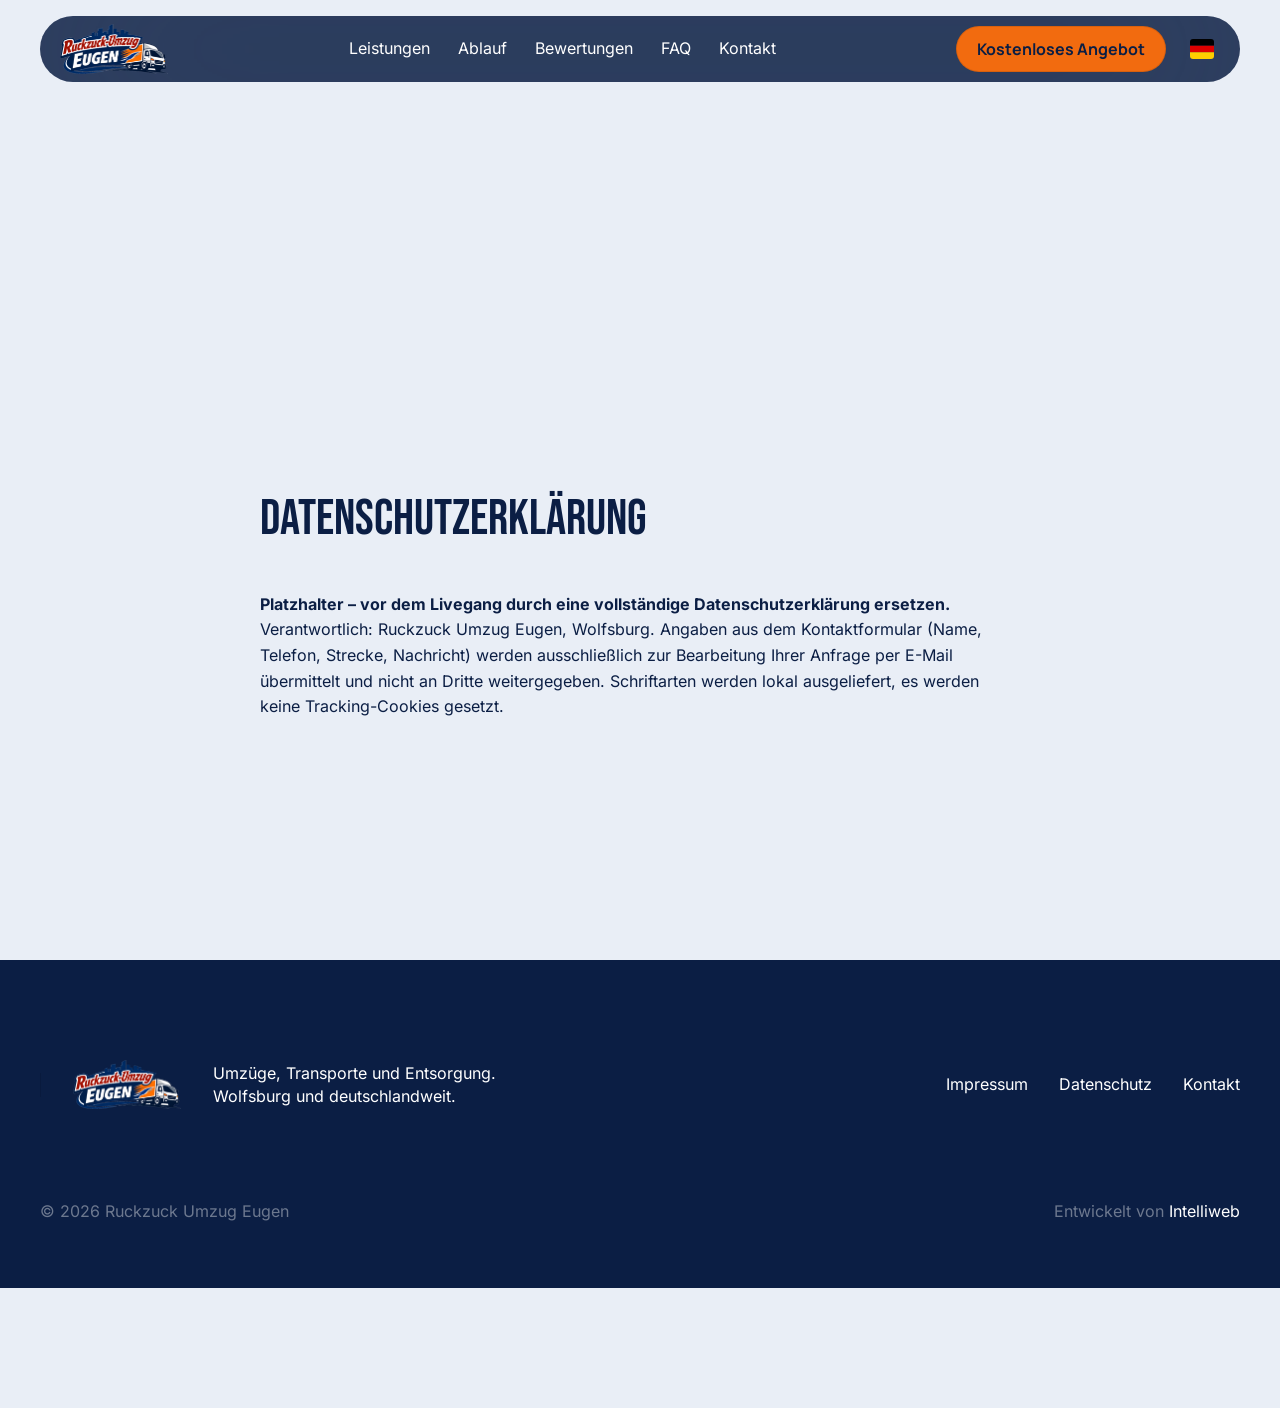
<file: datenschutz/index.html>
<!doctype html>
<html lang="de">
<head>
	<meta charset="UTF-8">
	<meta name="viewport" content="width=device-width, initial-scale=1">
	<script>document.documentElement.classList.add('js');</script>
	<title>Datenschutzerklärung &#8211; Ruckzuck Umzug Eugen</title>
<meta name='robots' content='max-image-preview:large' />
<link rel="preload" href="../assets/fonts/bebas-neue-latin.woff2" as="font" type="font/woff2" crossorigin>
<link rel="preload" href="../assets/fonts/inter-latin.woff2" as="font" type="font/woff2" crossorigin>


<link rel='stylesheet' id='rz-tokens-css' href='../assets/css/tokens.css?ver=1795152681' media='all' />
<link rel='stylesheet' id='rz-main-css' href='../assets/css/main.css?ver=1795431991' media='all' />
<link rel='stylesheet' id='rz-motion-css' href='../assets/css/motion.css?ver=1795152600' media='all' />
<script data-wp-strategy="defer" defer id="rz-motion-js" src="../assets/js/motion.js?ver=1795062581"></script>
<script data-wp-strategy="defer" defer id="rz-main-js" src="../assets/js/main.js?ver=1795151846"></script>
</head>
<body class="wp-singular page-template-default page page-id-5 wp-theme-ruckzuck">
<a class="skip-link" href="#main">Zum Inhalt springen</a>

<header class="nav" data-nav>
	<div class="nav__pill">
		<a class="nav__logo" href="../" aria-label="Ruckzuck Umzug Eugen">
			<img src="../assets/img/logo.png?v=1792993400" alt="Ruckzuck Umzug Eugen" width="108" height="50">
		</a>

		<nav class="nav__links" id="nav-links" aria-label="Main">
			<a href="../#leistungen">Leistungen</a>
			<a href="../#ablauf">Ablauf</a>
			<a href="../#bewertungen">Bewertungen</a>
			<a href="../#faq">FAQ</a>
			<a href="../#kontakt">Kontakt</a>
		</nav>

		<div class="nav__side">
			<a class="btn btn--primary nav__cta" href="../#rechner">Kostenloses Angebot</a>
										<div class="lang" data-lang>
				<button class="lang__toggle" type="button" aria-expanded="false" aria-controls="lang-menu" aria-label="Sprache: Deutsch" data-lang-toggle>
					<img src="../assets/img/flags/de.svg?v=1795064124" alt="" width="24" height="20">
				</button>
				<ul class="lang__menu" id="lang-menu" hidden>
										<li>
						<a href="../" hreflang="de" lang="de" aria-current="true">
							<img src="../assets/img/flags/de.svg?v=1795064124" alt="" width="24" height="20">
							Deutsch						</a>
					</li>
										<li>
						<a href="../en/" hreflang="en" lang="en" >
							<img src="../assets/img/flags/en.svg?v=1795064124" alt="" width="24" height="20">
							English						</a>
					</li>
									</ul>
			</div>
						<button class="nav__burger" type="button" aria-expanded="false" aria-controls="nav-links" aria-label="Menü" data-burger>
				<svg xmlns="http://www.w3.org/2000/svg" viewBox="0 0 24 24" width="24" height="24" fill="none" stroke="currentColor" stroke-width="1.8" stroke-linecap="round" stroke-linejoin="round" aria-hidden="true"><path d="M12 5v14M5 12h14"/></svg>
			</button>
		</div>
	</div>
</header>
<main id="main" class="page">
	<div class="container container--narrow">
					<article class="prose post-5 page type-page status-publish hentry">
				<h1 class="h2">Datenschutzerklärung</h1>
				<p><strong>Platzhalter – vor dem Livegang durch eine vollständige Datenschutzerklärung ersetzen.</strong></p>
<p>Verantwortlich: Ruckzuck Umzug Eugen, Wolfsburg. Angaben aus dem Kontaktformular (Name, Telefon, Strecke, Nachricht) werden ausschließlich zur Bearbeitung Ihrer Anfrage per E-Mail übermittelt und nicht an Dritte weitergegeben. Schriftarten werden lokal ausgeliefert, es werden keine Tracking-Cookies gesetzt.</p>
							</article>
				</div>
</main>
<footer class="footer">
	<div class="container">
		<div class="footer__top">
			<span class="footer__divider" aria-hidden="true"></span>
			<img class="footer__logo" src="../assets/img/logo.png?v=1792993400" alt="Ruckzuck Umzug Eugen" width="110" height="50" loading="lazy">
			<p class="footer__tagline">Umzüge, Transporte und Entsorgung. Wolfsburg und deutschlandweit.</p>
			<nav class="footer__links" aria-label="Footer">
				<a href="../impressum/">Impressum</a>
				<a href="../datenschutz/">Datenschutz</a>
				<a href="../#kontakt">Kontakt</a>
			</nav>
		</div>
		<div class="footer__bottom">
			<span>© 2026 Ruckzuck Umzug Eugen</span>
			<span class="footer__credit">Entwickelt von <b>Intelliweb</b></span>
		</div>
	</div>
</footer>

<div class="mobilebar">
	<a class="btn btn--wa" href="https://wa.me/4915116594837?text=Hallo%2C%20ich%20m%C3%B6chte%20ein%20Angebot%20f%C3%BCr%20einen%20Umzug." target="_blank" rel="noopener"><svg xmlns="http://www.w3.org/2000/svg" viewBox="0 0 24 24" width="24" height="24" fill="currentColor" aria-hidden="true"><path d="M11.9922 0C15.1736 0.00137307 18.16 1.24033 20.4053 3.48828C22.6504 5.73609 23.886 8.72385 23.8848 11.9014C23.8821 18.457 18.5492 23.7913 11.9922 23.7939H11.9873C9.99718 23.7932 8.04154 23.294 6.30469 22.3467L0 24L1.6875 17.8369C0.646842 16.0334 0.0987169 13.9876 0.0996094 11.8916C0.102364 5.33469 5.4373 0.000141738 11.9922 0ZM11.9961 2.00879C6.54391 2.00898 2.10958 6.44273 2.10742 11.8926C2.10666 13.7603 2.62967 15.5796 3.61914 17.1533L3.85352 17.5273L2.85547 21.1748L6.59668 20.1934L6.95703 20.4072C8.4746 21.3078 10.2146 21.7844 11.9883 21.7852H11.9922C17.4403 21.7852 21.8748 17.3508 21.877 11.9004C21.8779 9.25923 20.8506 6.7756 18.9844 4.90723C17.1182 3.03901 14.6361 2.0097 11.9961 2.00879ZM8.35156 6.41016C8.53395 6.41931 8.77928 6.34146 9.02051 6.9209C9.26826 7.51624 9.86226 8.97825 9.93652 9.12695C10.0108 9.27567 10.0599 9.44912 9.96094 9.64746C9.86191 9.8456 9.81261 9.97011 9.66406 10.1436C9.51554 10.317 9.35142 10.5309 9.21777 10.6641C9.06913 10.8121 8.9147 10.9733 9.08789 11.2705C9.26138 11.5682 9.85802 12.5413 10.7412 13.3291C11.8761 14.3413 12.8337 14.655 13.1309 14.8037C13.4277 14.9524 13.6011 14.9276 13.7744 14.7295C13.9478 14.5312 14.5177 13.8619 14.7158 13.5645C14.9138 13.2672 15.1116 13.316 15.3838 13.415C15.6561 13.5142 17.1158 14.2326 17.4141 14.3818C17.7112 14.5306 17.9101 14.6055 17.9844 14.7295C18.0584 14.8541 18.0578 15.449 17.8105 16.1426C17.5626 16.8366 16.3756 17.4704 15.8047 17.5557C15.2929 17.6322 14.6452 17.6636 13.9336 17.4375C13.502 17.3006 12.9482 17.1177 12.2393 16.8115C9.25833 15.5244 7.31165 12.5226 7.16309 12.3242C7.01394 12.1252 5.94938 10.713 5.94922 9.25098C5.94922 7.78856 6.71682 7.06904 6.98926 6.77148C7.26163 6.47398 7.58414 6.39941 7.78223 6.39941C7.98024 6.39942 8.17849 6.40146 8.35156 6.41016Z"/></svg>
WhatsApp</a>
	<a class="btn btn--primary" href="tel:+4915116594837"><svg xmlns="http://www.w3.org/2000/svg" viewBox="0 0 24 24" width="24" height="24" fill="none" stroke="currentColor" stroke-width="1.8" stroke-linecap="round" stroke-linejoin="round" aria-hidden="true"><path d="M22 16.92v3a2 2 0 0 1-2.18 2 19.79 19.79 0 0 1-8.63-3.07 19.5 19.5 0 0 1-6-6 19.79 19.79 0 0 1-3.07-8.67A2 2 0 0 1 4.11 2h3a2 2 0 0 1 2 1.72c.13.96.36 1.9.7 2.81a2 2 0 0 1-.45 2.11L8.09 9.91a16 16 0 0 0 6 6l1.27-1.27a2 2 0 0 1 2.11-.45c.91.34 1.85.57 2.81.7A2 2 0 0 1 22 16.92Z"/></svg>
Anrufen</a>
</div>

<script src="../assets/js/static-form.js" defer></script>
</body>
</html>
</file>
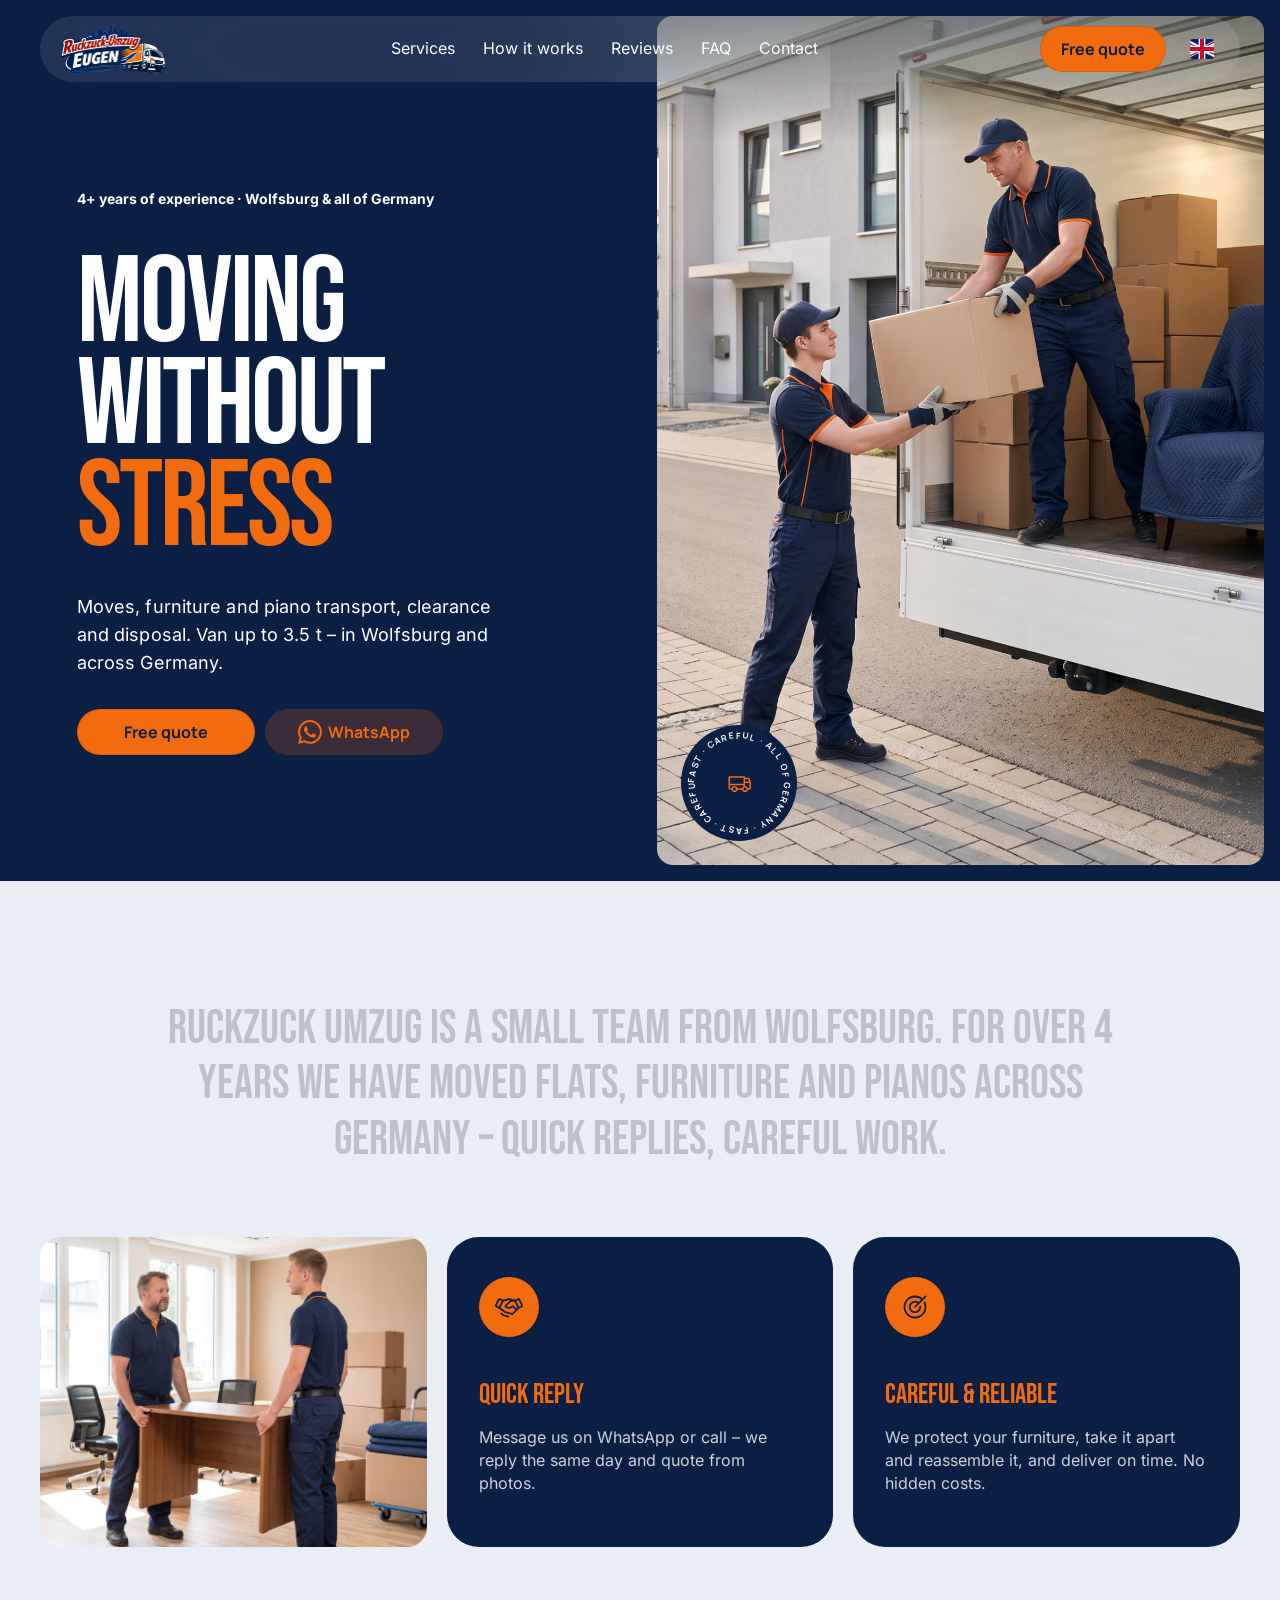
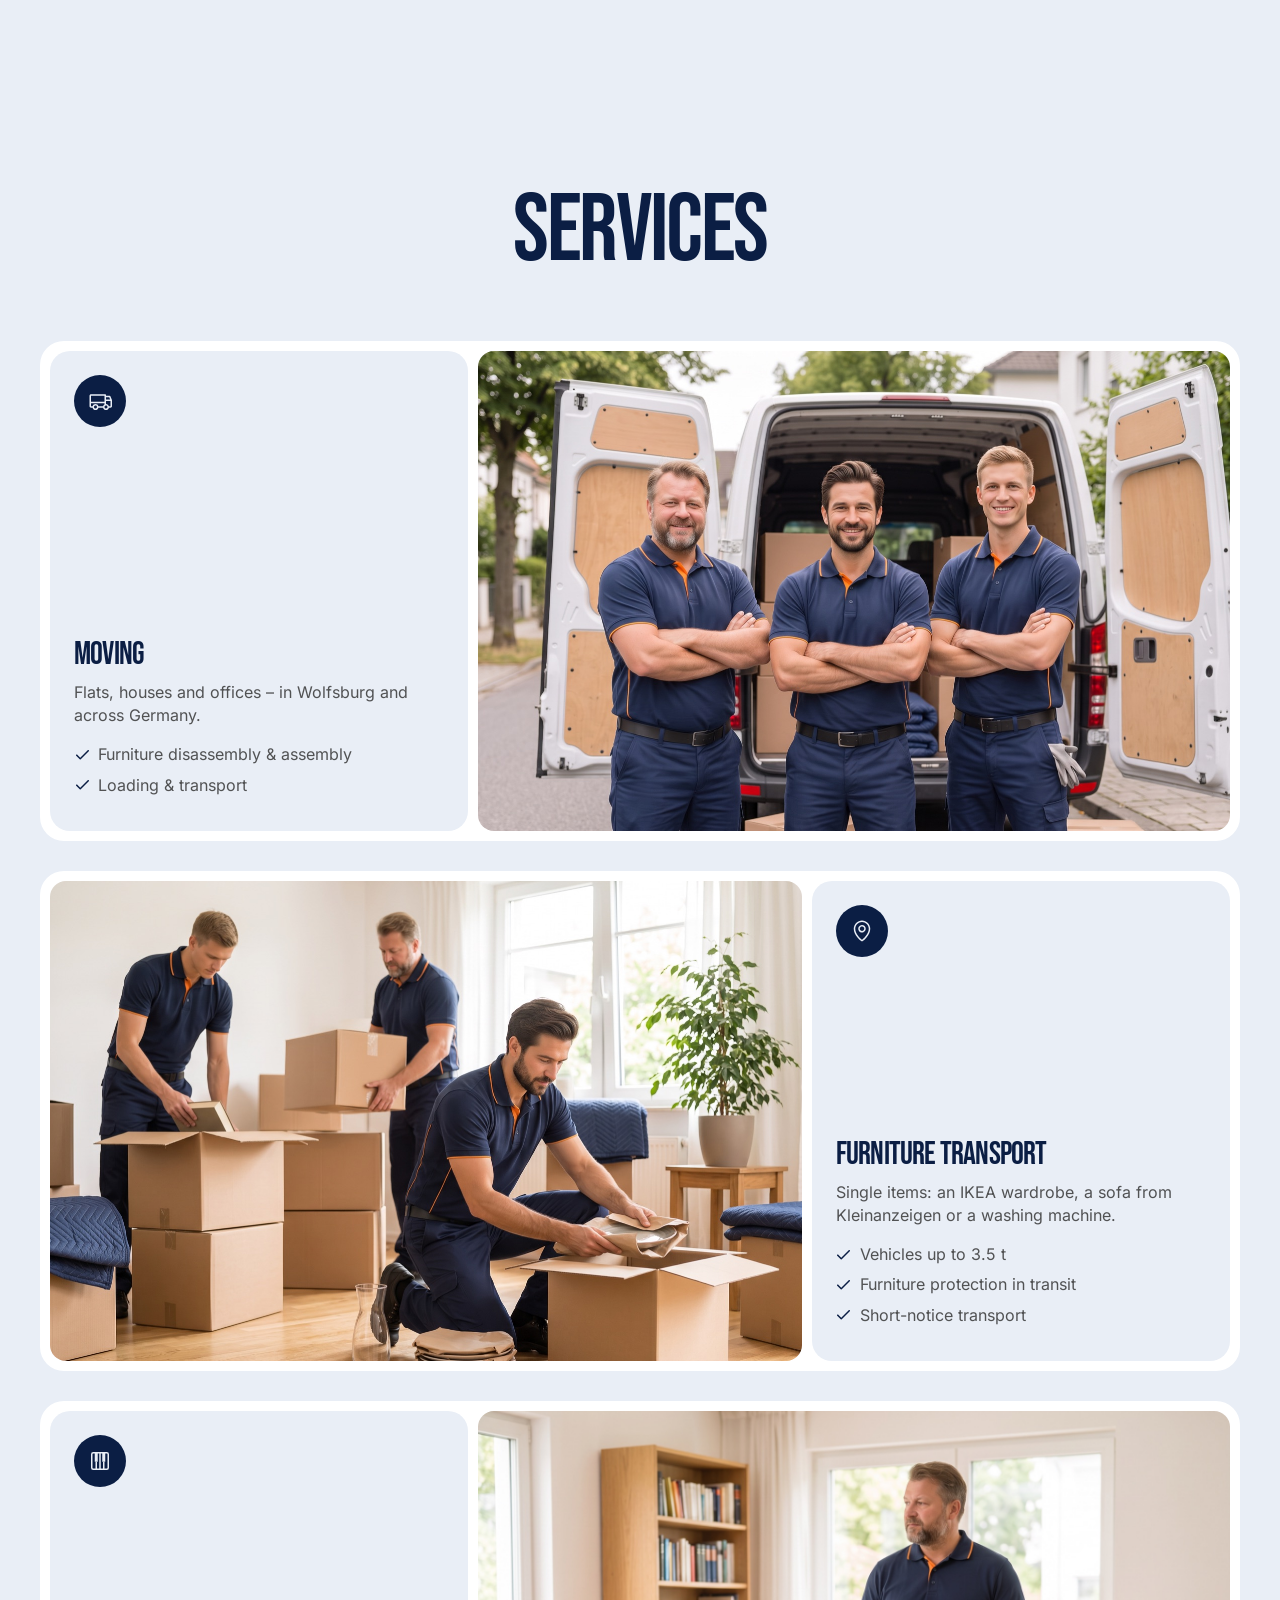
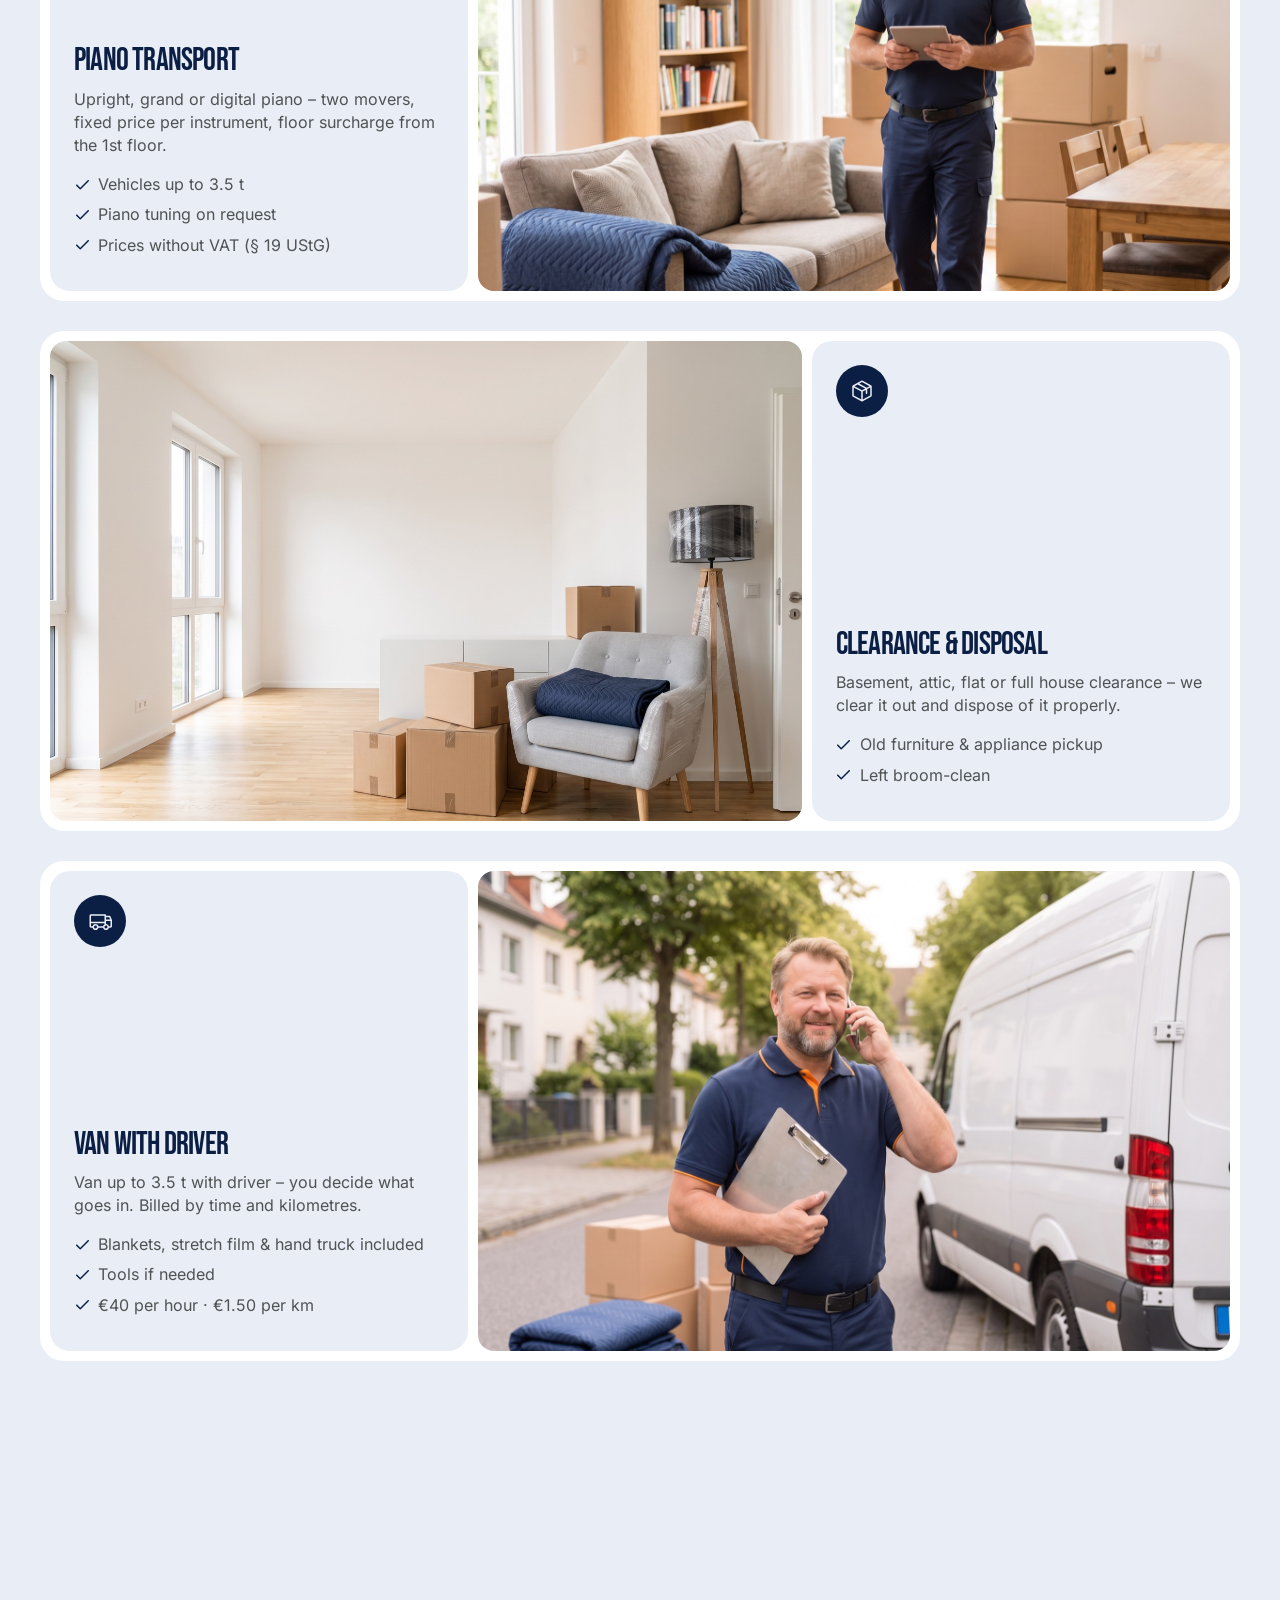
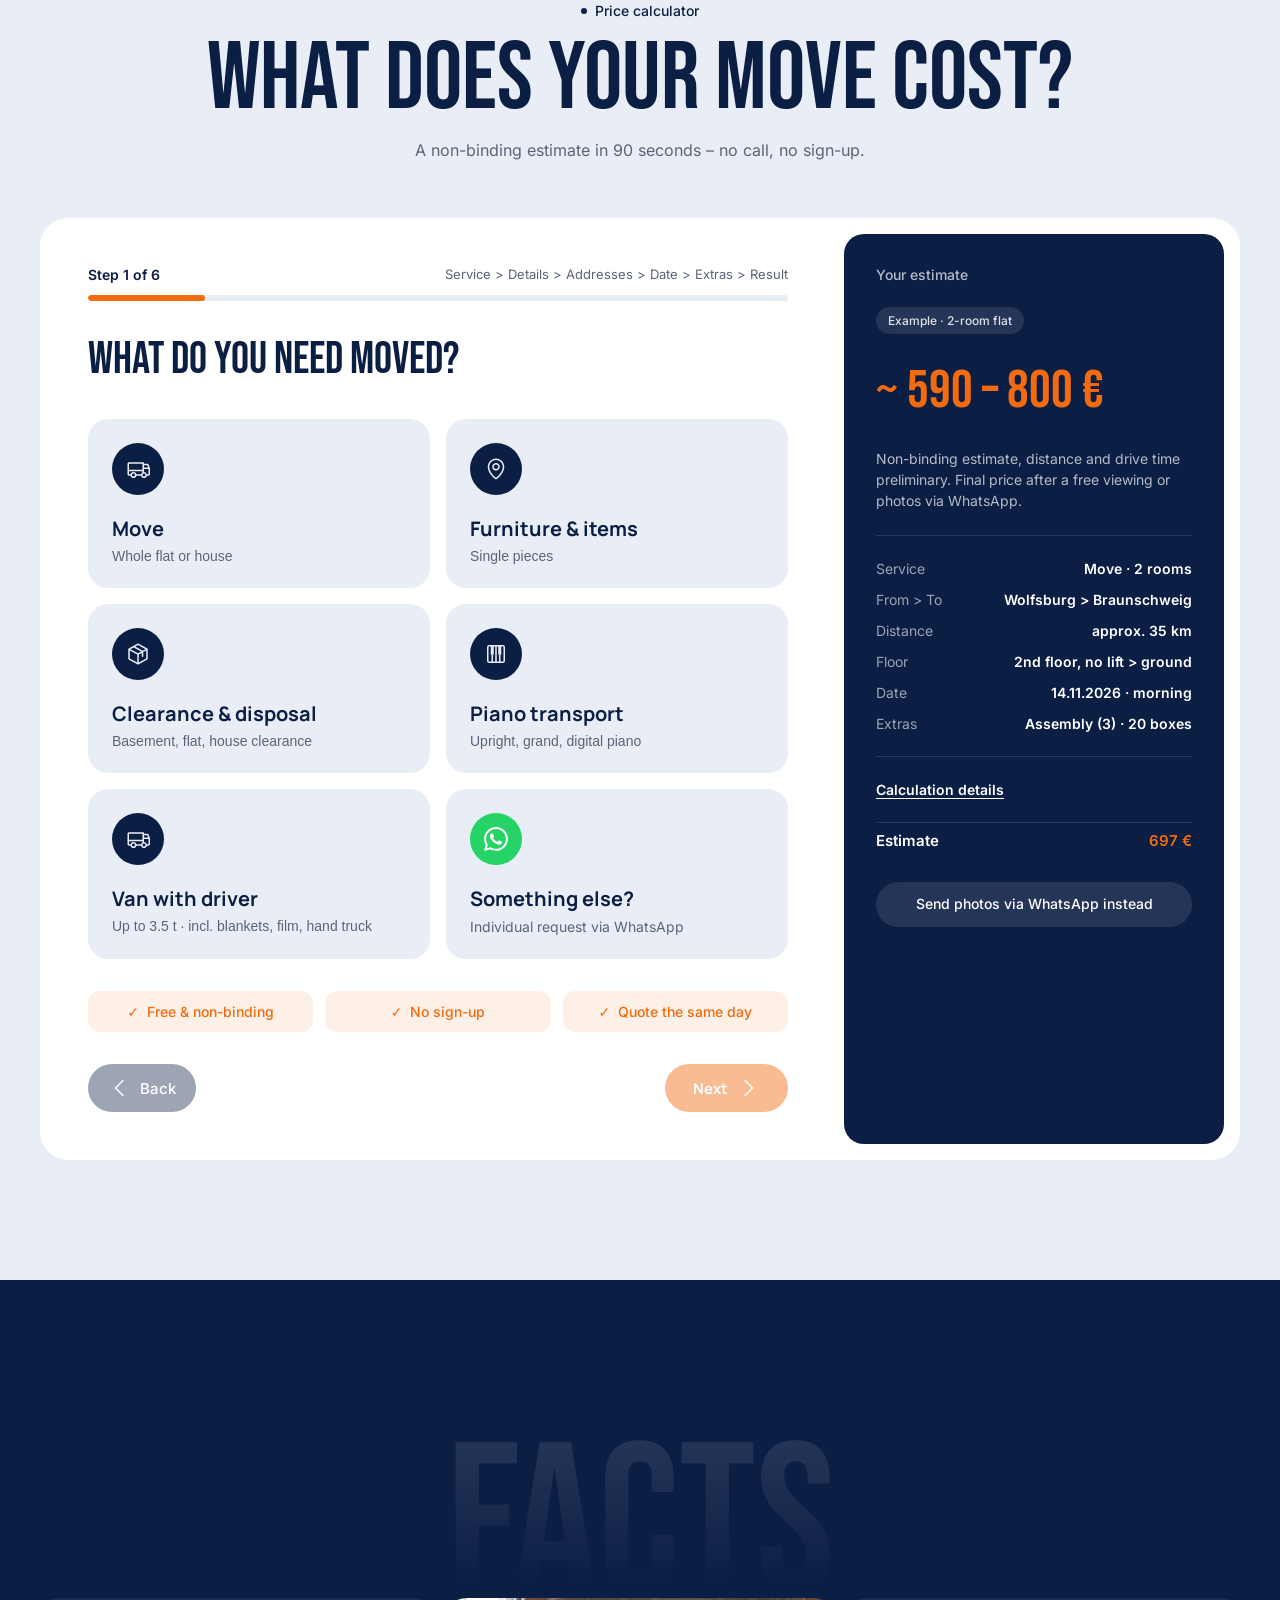
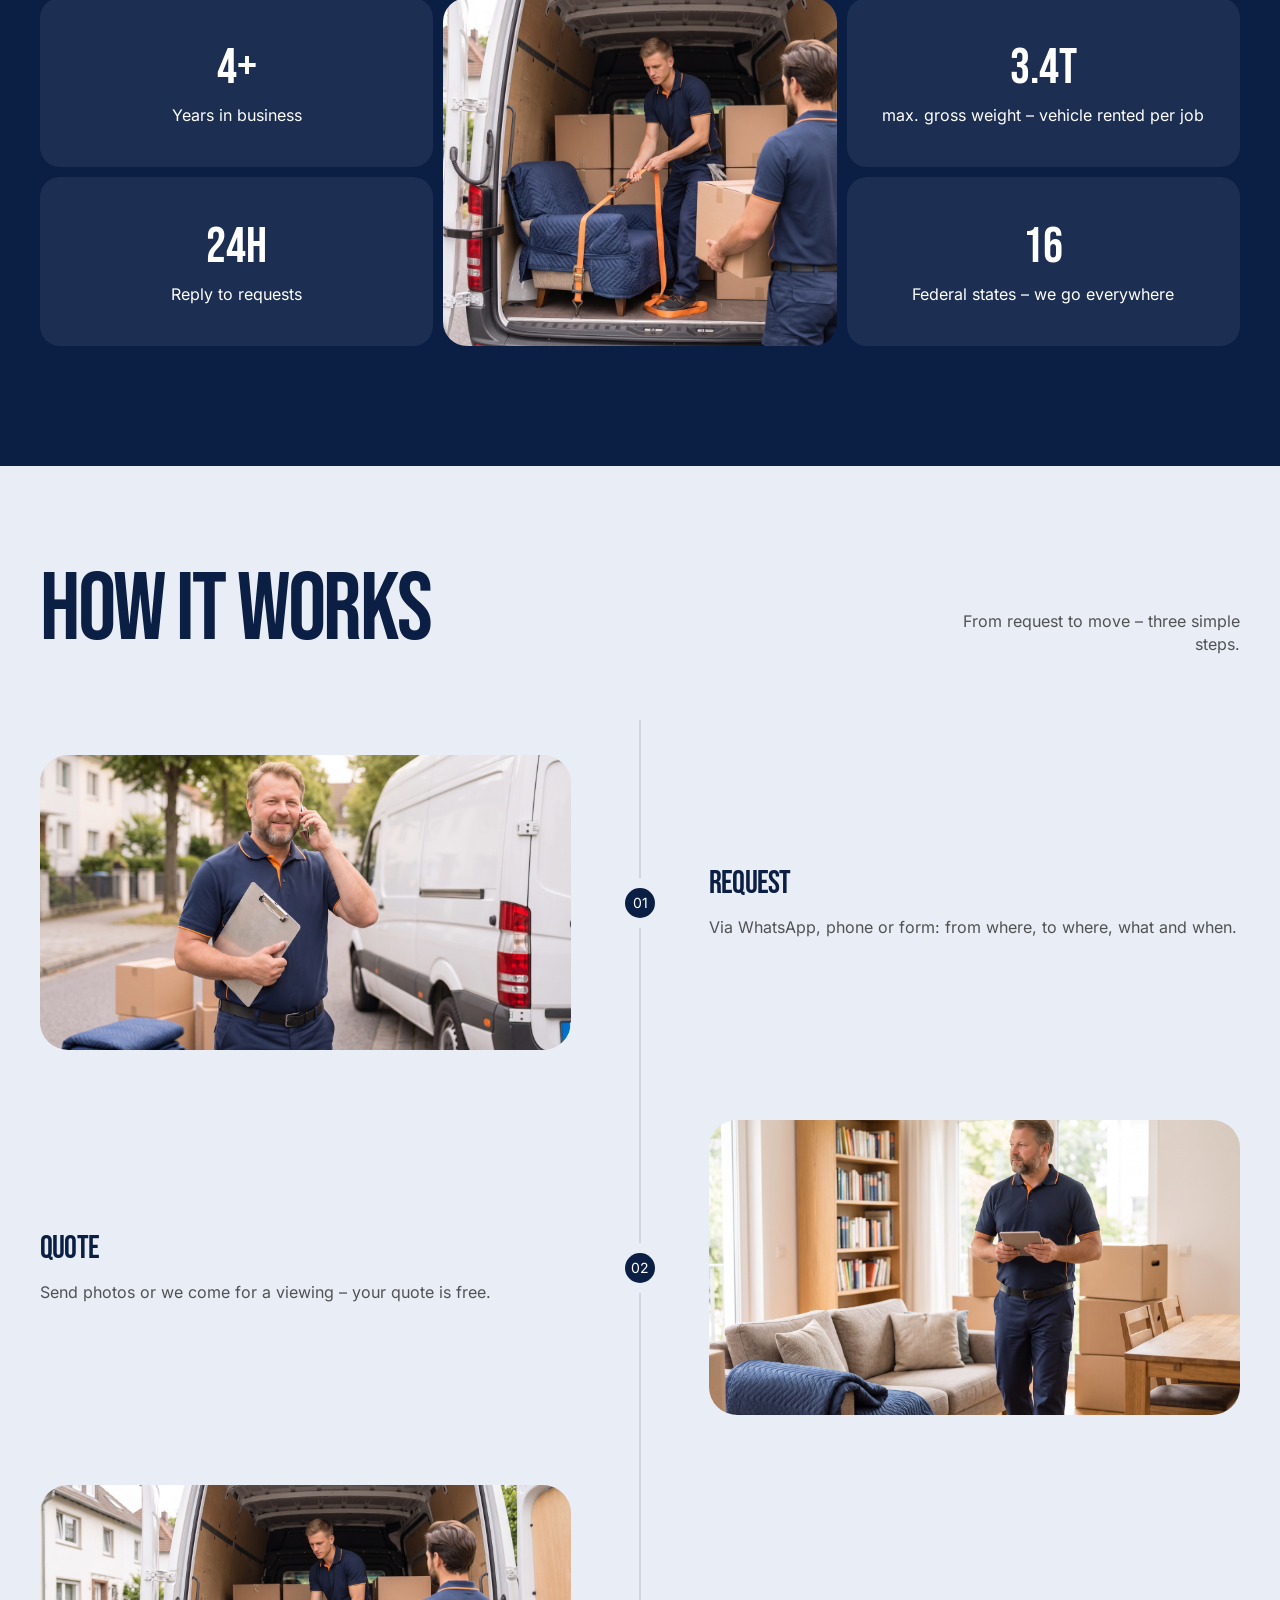
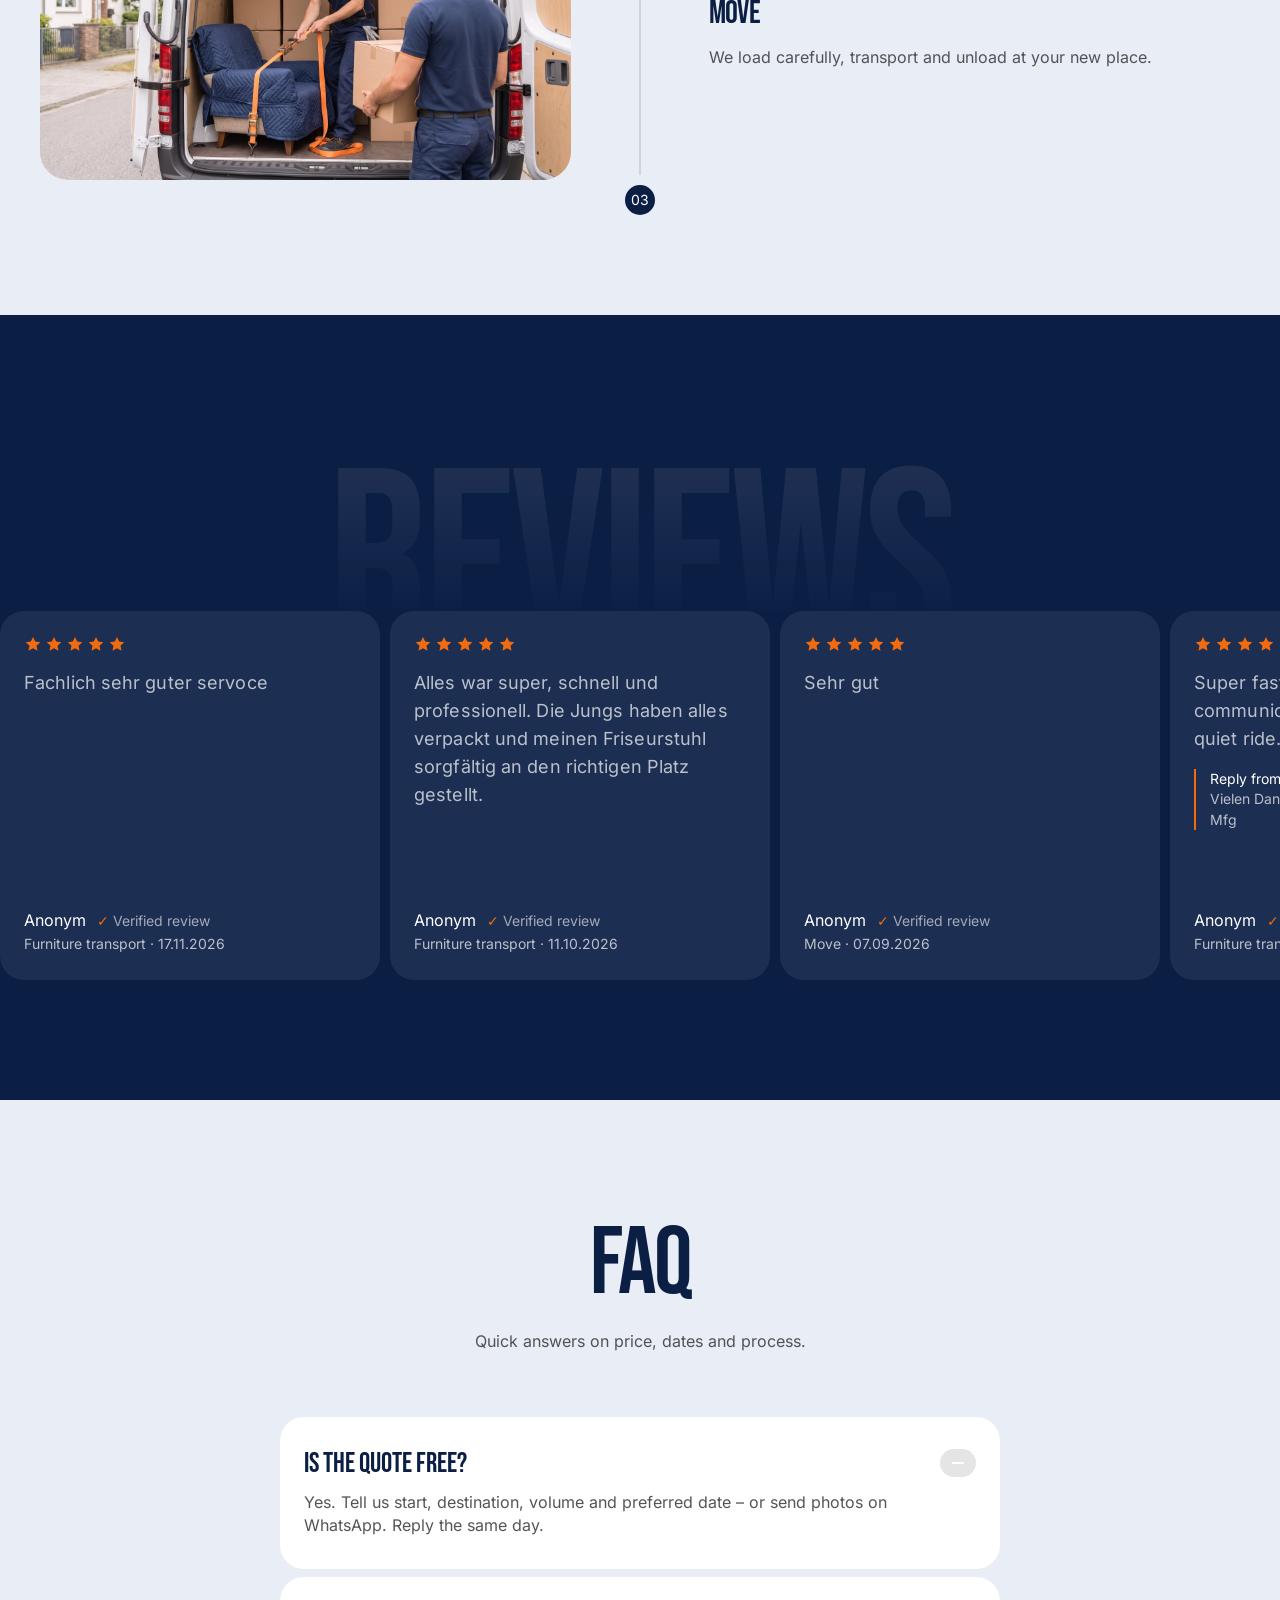
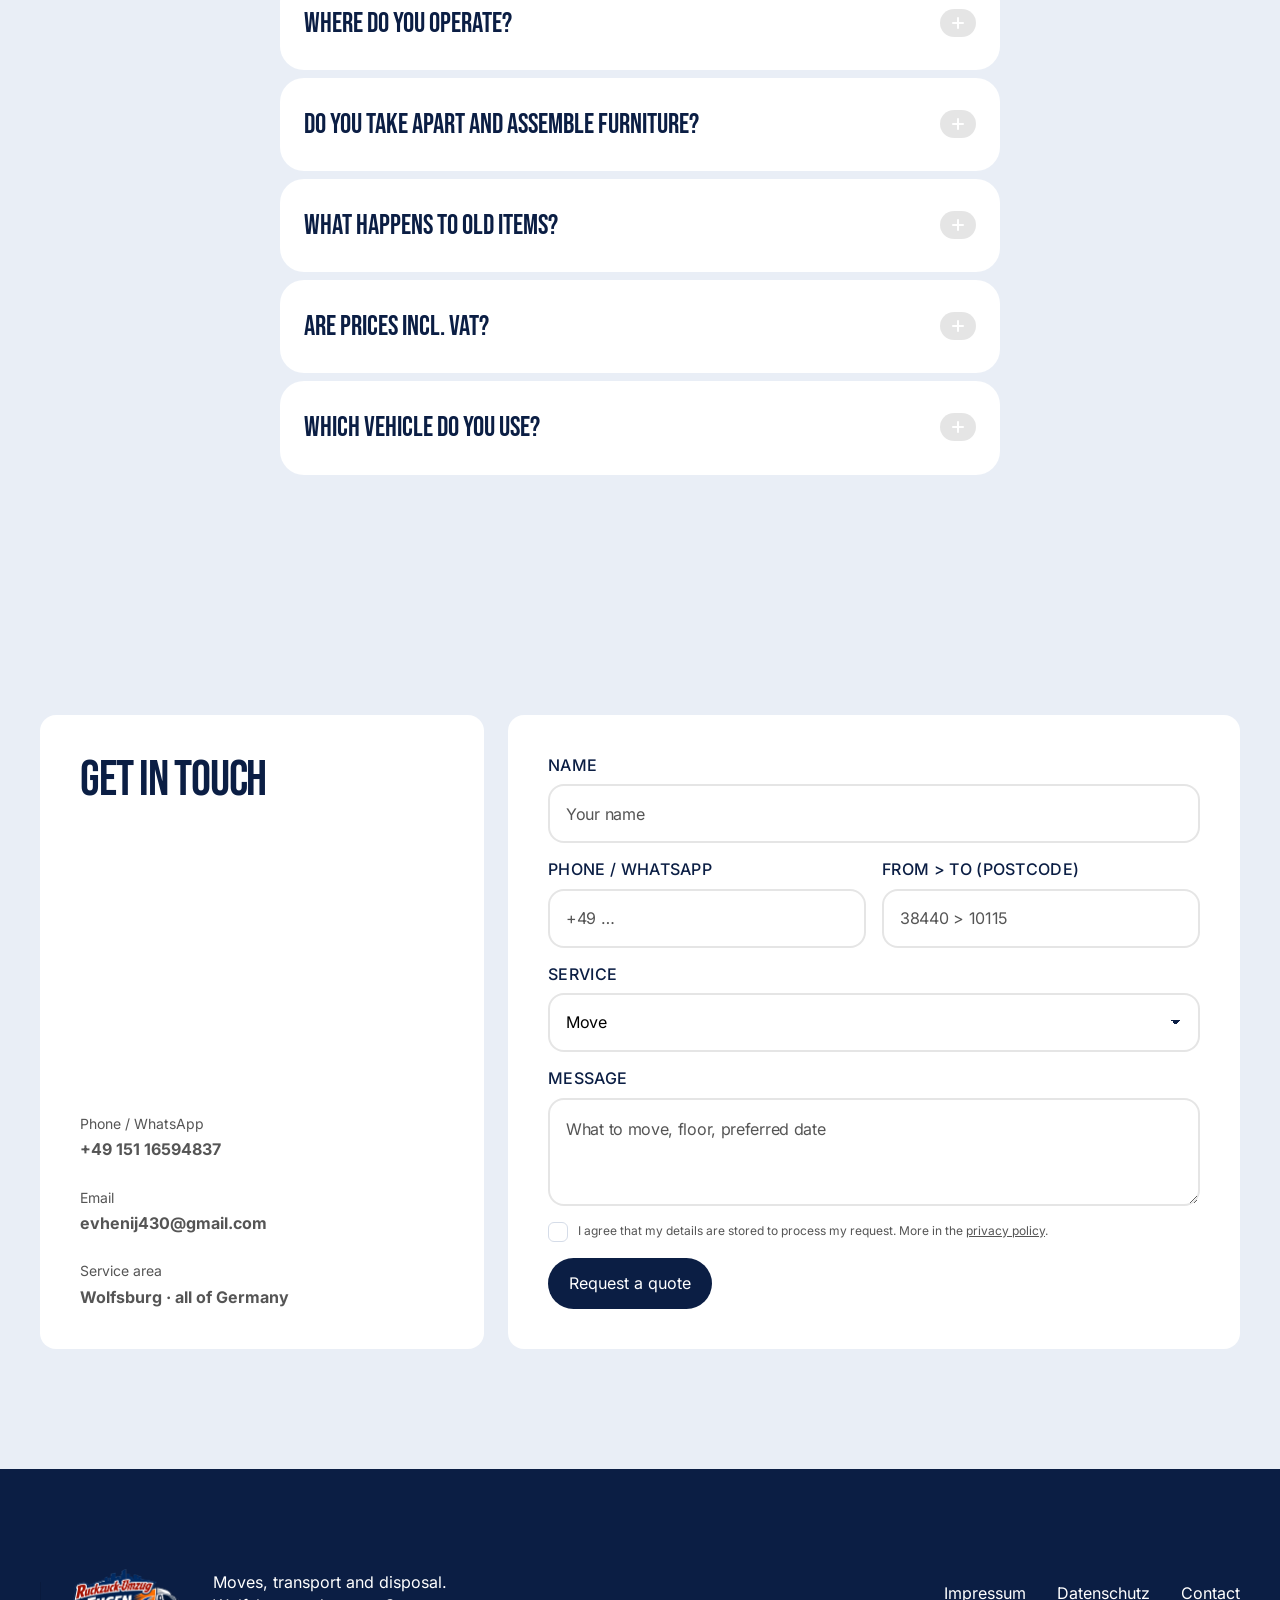
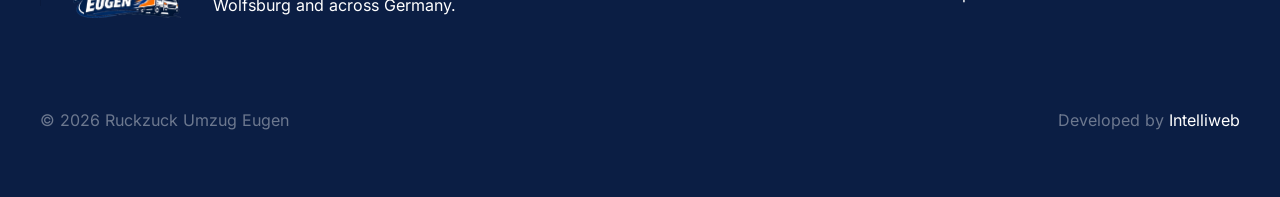
<file: en/index.html>
<!doctype html>
<html lang="en">
<head>
	<meta charset="UTF-8">
	<meta name="viewport" content="width=device-width, initial-scale=1">
	<script>document.documentElement.classList.add('js');</script>
	<title>Moving company Wolfsburg – Ruckzuck Umzug Eugen</title>
<meta name='robots' content='max-image-preview:large' />
<link rel="preload" href="../assets/fonts/bebas-neue-latin.woff2" as="font" type="font/woff2" crossorigin>
<link rel="preload" href="../assets/fonts/inter-latin.woff2" as="font" type="font/woff2" crossorigin>


<link rel='stylesheet' id='rz-tokens-css' href='../assets/css/tokens.css?ver=1795152681' media='all' />
<link rel='stylesheet' id='rz-main-css' href='../assets/css/main.css?ver=1795431991' media='all' />
<link rel='stylesheet' id='rz-motion-css' href='../assets/css/motion.css?ver=1795152600' media='all' />
<link rel='stylesheet' id='rz-offer-css' href='../assets/css/offer.css?ver=1794974541' media='all' />
<script data-wp-strategy="defer" defer id="rz-motion-js" src="../assets/js/motion.js?ver=1795062581"></script>
<script data-wp-strategy="defer" defer id="rz-main-js" src="../assets/js/main.js?ver=1795151846"></script>
<script id="rz-distance-js-before">
window.RZ_CALC = {"pricing":{"vatRate":0,"perKm":1.95,"anfahrtPerKm":1.59,"driverPerHour":31.35,"helperPerHour":29.62,"avgSpeedKmh":70,"minHours":2,"floorSurcharge":0.1,"halteverbot":60,"flexDiscount":0.05,"spread":{"umzug":0.15,"moebel":0.1,"entruempelung":0.25,"klavier":0.1,"transporter":0.1},"transporter":{"perHour":40,"perKm":1.5},"umzugRooms":{"1":[2,3],"2":[3,4],"3":[3,6],"4":[4,7],"5":[4,9]},"areaRanges":{"1":[1,40],"2":[40,60],"3":[60,100],"4":[100,140],"5":[140,300]},"m3PerM2":0.4,"moebelItems":{"schrank":0.75,"sofa":0.5,"bett":0.5,"waschm":0.4,"kuehl":0.4,"karton":0.05},"entrKinds":{"keller":6,"dachboden":8,"garage":10,"wohnung":25,"haus":45},"fill":{"wenig":0.3,"halb":0.6,"voll":1},"disposalPerM3":35,"hoursPerM3":0.4,"klavier":{"persons":2,"fromFloor":1,"tuning":150,"items":{"klein":{"base":258.66,"perFloor":43.4},"mittel":{"base":270.47,"perFloor":47.02},"konzertkl":{"base":281.44,"perFloor":46.87},"stutzfluegel":{"base":375.94,"perFloor":51.05},"salonfluegel":{"base":478.77,"perFloor":67.33},"semikonzert":{"base":567.77,"perFloor":75.92},"konzertfl":{"base":642.65,"perFloor":84.96},"epiano":{"base":184.82,"perFloor":32.23}}},"extras":{"montagePerItem":30,"kartonPerPiece":2,"packPerHour":27,"unpackPerHour":26.48,"minutesPerBox":6},"distance":{"basePlz":"38444","roadFactor":1.3,"cacheDays":30,"routingUrl":"https:\/\/router.project-osrm.org\/route\/v1\/driving\/"},"offer":{"validDays":14,"deposit":0.3}},"text":{"label":"Price calculator","h2":"What does your move cost?","sub":"A non-binding estimate in 90 seconds \u2013 no call, no sign-up.","stepOf":"Step %1$d of %2$d","steps":["Service","Details","Addresses","Date","Extras","Result"],"questions":["What do you need moved?","Tell us more","From where to where?","When should we start?","Do you need extras?","Your estimate"],"services":{"umzug":["Move","Whole flat or house"],"moebel":["Furniture & items","Single pieces"],"entruempelung":["Clearance & disposal","Basement, flat, house clearance"],"klavier":["Piano transport","Upright, grand, digital piano"],"transporter":["Van with driver","Up to 3.5\u00a0t \u00b7 incl. blankets, film, hand truck"]},"other":["Something else?","Individual request via WhatsApp","Hello, I have an individual request:"],"rooms":"Flat size","roomsOpts":["1 room","2 rooms","3 rooms","4 rooms","5+ \/ house"],"area":"Living area: %1$s\u2013%2$s m\u00b2","volumeFormula":"%1$s m\u00b2 \u00d7 %2$s m\u00b3\/m\u00b2 = %3$s m\u00b3 of goods","items":"Items","itemNames":{"schrank":"Wardrobe","sofa":"Sofa","bett":"Bed","waschm":"Washing machine","kuehl":"Fridge","karton":"Box"},"kind":"What needs clearing?","kindOpts":{"keller":"Basement","dachboden":"Attic","garage":"Garage","wohnung":"Flat","haus":"House"},"fill":"How full","fillOpts":{"wenig":"a little","halb":"half","voll":"full"},"instrument":"Instrument","instrNames":{"klein":"Small upright (up to 110 cm high)","mittel":"Medium upright (up to 130 cm high)","konzertkl":"Concert upright (over 130 cm high)","stutzfluegel":"Baby grand (up to 180 cm long)","salonfluegel":"Parlour\/studio grand (up to 210 cm long)","semikonzert":"Semi-concert grand (up to 240 cm long)","konzertfl":"Concert grand (over 240 cm long)","epiano":"Digital piano"},"instrFrom":"Base price %s","from":"Moving from \u00b7 postcode or town","to":"Moving to \u00b7 postcode or town","at":"Address \u00b7 postcode or town","plzPh":"e.g. %s or postcode","kmStatus":{"loading":"Calculating distance \u2026","route":"%1$s > %2$s \u00b7 driving route","estimate":"%1$s > %2$s \u00b7 estimated from postcodes, adjust if needed","notFound":"Postcode not found \u2013 please pick a town from the list."},"floor":"Floor","floorFrom":"Floor (from)","floorTo":"Floor (to)","floorOpts":["G","1","2","3","4","5+"],"elevator":"Lift available","date":"Preferred date","calPrev":"Previous month","calNext":"Next month","flexible":"Flexible \u00b13 days (\u22125 %)","montage":"Furniture assembly (pieces)","kartons":"Deliver moving boxes (pieces)","pack":"Packing service \u2013 boxes (%s\/h)","unpack":"Unpacking service \u2013 boxes (%s\/h)","tuning":"Piano tuning (flat %s)","halteverbot":"Set up a no-parking zone","loadHours":"Loading (hrs, %s\/hr)","unloadHours":"Unloading (hrs, %s\/hr)","waitHours":"Waiting time (hrs, %s\/hr)","equipment":"Included in the price: blankets, stretch film, hand truck and tools if needed.","back":"Back","next":"Next","estimate":"Your estimate","approx":"~","tag":"No VAT \u00b7 \u00a7 19 UStG","note":"All prices without VAT (small business, \u00a7 19 UStG). Non-binding estimate: distance and drive time are preliminary. Final price after a free viewing or photos via WhatsApp.","noteShort":"Non-binding estimate, distance and drive time preliminary. Final price after a free viewing or photos via WhatsApp.","vatNote":"No VAT \u2013 small business under \u00a7 19 UStG.","breakdown":"Breakdown","details":"Calculation details","rows":{"driver":"Driver \u2013 carrying & assembly","helpers":"%s helpers \u2013 carrying & assembly","drive":"Drive time (driver + %s helpers)","vehicle":"Travel costs \/ vehicle up to %s","anfahrt":"Travel to the job site (from %s)","montage":"Furniture assembly","kartons":"Moving boxes","pack":"Packing service (boxes: %1$s, %2$s min each)","unpack":"Unpacking service (boxes: %1$s, %2$s min each)","tuning":"Piano tuning","halteverbot":"No-parking zone","transit":"Drive time (route)","load":"Loading (driver)","unload":"Unloading (driver)","wait":"Waiting time","disposal":"Disposal approx. %s m\u00b3","piano":"%1$s \u2013 base price, %2$s movers","floors":"Floor surcharge","flex":"Flexible discount","total":"Estimate"},"units":{"h":"h","km":"km","pc":"pcs","floor":"floor(s)","m3":"m\u00b3","flat":"flat"},"summary":{"service":"Service","volume":"Volume","route":"From > To","km":"Distance","floor":"Floor","extras":"Extras","date":"Date"},"example":{"tag":"Example \u00b7 2-room flat","low":590,"high":800,"total":696.5,"summary":[["service","Move \u00b7 2 rooms"],["route","Wolfsburg > Braunschweig"],["km","approx. 35 km"],["floor","2nd floor, no lift > ground"],["date","14.11.2026 \u00b7 morning"],["extras","Assembly (3) \u00b7 20 boxes"]],"rows":[["Driver \u2013 carrying & assembly",156.75],["2 helpers \u2013 carrying & assembly",296.2],["Drive time (driver + 2 helpers)",45.3],["Travel costs \/ vehicle up to 3,5 t",68.25],["Furniture assembly",90],["Moving boxes",40]]},"empty":"Choose a service to see the estimate.","request":"Request a quote","whatsapp":"Send photos via WhatsApp instead","benefits":["Free & non-binding","No sign-up","Quote the same day"]},"maxVehicle":"3,5 t","plzData":"../assets/data/plz-de.json","distanceApi":null};
//# sourceURL=rz-distance-js-before
</script>
<script data-wp-strategy="defer" defer id="rz-distance-js" src="../assets/js/distance.js?ver=1794979554"></script>
<script data-wp-strategy="defer" defer id="rz-calculator-js" src="../assets/js/calculator.js?ver=1795431999"></script>
<script id="rz-offer-js-before">
window.RZ_OFFER = {"company":{"company":"Ruckzuck Umzug Eugen","phone":"+49 151 16594837","phoneRaw":"+4915116594837","whatsapp":"4915116594837","email":"evhenij430@gmail.com","city":"Wolfsburg","legalName":"Ruckzuck-Umzug Eugen","owner":"Yevhenii Semyvolos","street":"Hallesche Stra\u00dfe 8","zip":"38444","country":"Deutschland","taxNumber":"19\/138\/25288","taxRule":"\u00a7 19 UStG (Kleinunternehmer)","bank":"Volksbank BRAWO eG","iban":"DE35 2699 1066 2041 2000 01","bic":"GENODEF1WOB","maxVehicle":"3,5 t"},"agb":{"doc":{"title":"Angebot","number":"Angebots-Nr.:","date":"Datum:","valid":"G\u00fcltig bis:","contact":"Ihr Ansprechpartner:","client":"Auftraggeber","phone":"Telefon","service":"Leistung","volume":"Umzugsvolumen","route":"Strecke","when":"Wunschtermin","flexible":"(flexibel \u00b13 Tage)","cols":["Beschreibung","Menge","Einzelpreis","Gesamtpreis"],"net":"Gesamtbetrag netto:","vat":"Umsatzsteuer gem\u00e4\u00df \u00a7 19 UStG (Kleinunternehmer):","gross":"Gesamtbetrag brutto:","basis":"Kalkulation auf Basis Ihrer Angaben im Online-Preisrechner. Entfernung, Fahrzeit und Aufwand sind vorl\u00e4ufig gesch\u00e4tzt. Der Endpreis wird vor Auftragserteilung nach Besichtigung oder Fotos verbindlich best\u00e4tigt.","payTitle":"Zahlungsbedingungen & %s Anzahlung","payDeposit":"Vereinbarte Anzahlung: <strong>%1$s (%2$s)<\/strong> bei Auftragserteilung.","payRest":"Der Restbetrag in H\u00f6he von <strong>%1$s (%2$s)<\/strong> ist am Umzugstag nach Leistungserbringung f\u00e4llig.","orderTitle":"Auftragserteilung","place":"Ort, Datum","sign":"Unterschrift des Auftraggebers","owner":"Inhaber:","tel":"Tel.:","mail":"E-Mail:","tax":"Steuernummer:","rule":"Regelung:","bank":"Bank:","iban":"IBAN:","bic":"BIC:"},"notice":"<strong>Wichtiger Haftungshinweis:<\/strong> F\u00fcr die vereinbarte Bef\u00f6rderung von Umzugsgut innerhalb Deutschlands gelten \u00a7\u00a7 451 ff. HGB. Haftungsbelehrung: Ziffer 2; Versicherungen: Ziffer 3; Schadensanzeige: Ziffer 7.","intro":"Vielen Dank f\u00fcr Ihre Anfrage. Hiermit unterbreiten wir Ihnen folgendes Angebot f\u00fcr die vereinbarten Umzugsleistungen:","sections":[["1. Kleinunternehmerregelung (\u00a7 19 UStG)",[["p","Gem\u00e4\u00df \u00a7 19 UStG (Kleinunternehmerregelung bis 25.000 \u20ac Jahresumsatz) wird keine Umsatzsteuer berechnet und nicht ausgewiesen."]]],["2. Vertragsgrundlage und hervorgehobene Haftungsbelehrung",[["p","Bei vereinbarter Bef\u00f6rderung von Umzugsgut gelten die gesetzlichen Vorschriften des Umzugs- und Frachtrechts (\u00a7\u00a7 451 ff., 407 ff. HGB). Die Bezeichnung als Tragehilfe oder Dienstleistung schlie\u00dft diese Vorschriften nicht aus. Der Leistungsumfang richtet sich nach der Vereinbarung und \u00a7 451a HGB. F\u00fcr eigenst\u00e4ndige Leistungen au\u00dferhalb des Umzugsvertrags gelten die gesetzlichen Vorschriften des BGB."],["box","<strong>Verlust \/ Besch\u00e4digung:<\/strong> Die gesetzliche Haftung ist grunds\u00e4tzlich auf <strong>620 EUR je m\u00b3 des zur Vertragserf\u00fcllung ben\u00f6tigten Laderaums<\/strong> begrenzt (\u00a7 451e HGB). Ma\u00dfgeblich ist der gesetzliche Wertersatz, nicht automatisch der Neuwert. Gesetzliche Haftungsbefreiungen und deren Voraussetzungen sind in Ziffer 4 erl\u00e4utert.<br><strong>Mehr Schutz:<\/strong> Vor Vertragsschluss k\u00f6nnen Sie eine weitergehende Haftung vereinbaren oder das Umzugsgut zus\u00e4tzlich versichern. Bitte sprechen Sie uns vor Auftragserteilung an; Umfang und etwaige Mehrkosten sind gesondert zu vereinbaren. Die blo\u00dfe Angabe unserer Versicherungen erh\u00f6ht die gesetzliche Haftung nicht.<br><strong>Ausnahmen:<\/strong> Die gesetzlichen Begrenzungen entfallen insbesondere bei qualifiziertem Verschulden nach \u00a7 435 HGB. Die Verbraucherrechte aus \u00a7\u00a7 451g, 451h HGB bleiben bestehen."]]],["3. Versicherungen (Helvetia)",[["p","Betriebshaftpflicht: Helvetia Schweizerische Versicherungsgesellschaft AG, Nr. 110.020.0762239.7. Versicherungssumme: 5.000.000 EUR pauschal f\u00fcr Personen-, Sach- und Verm\u00f6genssch\u00e4den je Versicherungsfall; Jahresh\u00f6chstleistung: dreifach. Allgemeiner Selbstbehalt: 250 EUR je Sach-\/Verm\u00f6gensschaden."],["p","M\u00f6belg\u00fcterhaftpflicht: Helvetia Versicherungs-AG, Nr. 110.061.9802247.2-45. F\u00fcr Transporte innerhalb Deutschlands mit dem versicherten Fahrzeug WOB-EU 111; im Umzugsverkehr nach \u00a7 451e HGB, maximal 500.000 EUR je Reise und Lastzug. Allgemeiner Selbstbehalt: 300 EUR je Schadenereignis."],["p","Diese Angaben wurden aus dem urspr\u00fcnglichen Angebot \u00fcbernommen. F\u00fcr die Versicherungsdeckung gelten die jeweiligen Versicherungsbedingungen, Ausschl\u00fcsse, Sublimits und besonderen Selbstbehalte. Die gesetzliche Haftung des Auftragnehmers gegen\u00fcber dem Kunden bleibt davon unabh\u00e4ngig. Versicherungsseitige Selbstbehalte werden dem Kunden nicht als Abzug von seinen gesetzlichen Ersatzanspr\u00fcchen auferlegt."]]],["4. Gesetzliche Haftung und besondere Haftungsausschlussgr\u00fcnde",[["p","Der Auftragnehmer haftet nach \u00a7 425 HGB f\u00fcr Verlust oder Besch\u00e4digung zwischen \u00dcbernahme zur Bef\u00f6rderung und Ablieferung sowie f\u00fcr Lieferfrist\u00fcberschreitung; f\u00fcr eingesetzte Mitarbeiter und Hilfspersonen gilt \u00a7 428 HGB. Ersatz f\u00fcr G\u00fctersch\u00e4den richtet sich insbesondere nach \u00a7\u00a7 429 ff. HGB. F\u00fcr Versp\u00e4tung gilt grunds\u00e4tzlich die Grenze der dreifachen Fracht (\u00a7 431 Abs. 3 HGB); sonstige reine Verm\u00f6genssch\u00e4den unterliegen gegebenenfalls \u00a7 433 HGB. Eine Befreiung nach \u00a7 426 HGB setzt Umst\u00e4nde voraus, die auch bei gr\u00f6\u00dfter Sorgfalt nicht vermeidbar und deren Folgen nicht abwendbar waren. Bei Mitverursachung richtet sich die Schadensteilung nach \u00a7 425 Abs. 2 HGB."],["p","\u00a7 451d HGB: Eine Befreiung f\u00fcr Verlust oder Besch\u00e4digung kommt nur insoweit in Betracht, als der Schaden auf einer der folgenden besonderen Gefahren beruht:"],["ol",["Bef\u00f6rderung von Edelmetallen, Juwelen, Edelsteinen, Geld, Briefmarken, M\u00fcnzen, Wertpapieren oder Urkunden;","unzureichende Verpackung oder Kennzeichnung durch den Absender;","Behandlung sowie Be- oder Entladung durch den Absender;","Bef\u00f6rderung in Beh\u00e4ltern, deren Inhalt nicht vom Frachtf\u00fchrer verpackt wurde;","f\u00fcr Gr\u00f6\u00dfe oder Gewicht ungeeignete Raumverh\u00e4ltnisse beim Be- oder Entladen, wenn der Absender zuvor auf die Besch\u00e4digungsgefahr hingewiesen wurde und dennoch auf Durchf\u00fchrung bestand;","Bef\u00f6rderung lebender Tiere oder Pflanzen;","nat\u00fcrliche oder mangelhafte Beschaffenheit, die das Gut besonders schadensanf\u00e4llig macht."]],["p","Die gesetzliche Vermutung des \u00a7 451d Abs. 2 HGB ist widerlegbar. Auf diese Gefahren kann sich der Auftragnehmer nur berufen, wenn er alle nach den Umst\u00e4nden gebotenen Ma\u00dfnahmen getroffen und besondere Weisungen beachtet hat (\u00a7 451d Abs. 3 HGB). F\u00fcr Glas, Porzellan, Elektronik, Kunst oder selbst verpackte Gegenst\u00e4nde besteht kein pauschaler Haftungsausschluss. Bei Vorsatz oder leichtfertigem Handeln im Bewusstsein eines wahrscheinlichen Schadenseintritts entfallen die gesetzlichen Haftungsbefreiungen und -begrenzungen (\u00a7 435 HGB). Gegen\u00fcber Verbrauchern werden keine nachteiligen Abweichungen von den zwingenden Haftungsvorschriften vereinbart (\u00a7 451h HGB)."]]],["5. Wertsachen und Gefahrgut",[["p","Bargeld, Schmuck, Edelmetalle, Wertpapiere, Urkunden und wichtige Dokumente sind nicht Bestandteil des angebotenen Transports, sofern ihre Bef\u00f6rderung nicht ausdr\u00fccklich vereinbart wird. Bei tats\u00e4chlicher \u00dcbernahme bleiben die gesetzlichen Haftungsregeln, insbesondere \u00a7\u00a7 451d und 435 HGB, ma\u00dfgeblich. Enth\u00e4lt das Umzugsgut Gefahrgut, muss ein Verbraucher uns allgemein \u00fcber die davon ausgehende Gefahr informieren (\u00a7 451b Abs. 2 HGB); hierf\u00fcr ist keine bestimmte Form erforderlich."]]],["6. Montage, Anschlussarbeiten und Geb\u00e4udesch\u00e4den",[["p","F\u00fcr vereinbarte Montage- und Anschlussarbeiten gelten die gesetzlichen Sorgfalts- und Haftungspflichten. Vorhandene Sch\u00e4den, Materialschw\u00e4chen oder Kundenweisungen begr\u00fcnden keinen pauschalen Haftungsausschluss; ma\u00dfgeblich sind Schadensursache und die gesetzlichen Voraussetzungen. F\u00fcr Sch\u00e4den an W\u00e4nden, Treppenh\u00e4usern, B\u00f6den sowie f\u00fcr Personensch\u00e4den gelten die einschl\u00e4gigen gesetzlichen Vorschriften. F\u00fcr eigenst\u00e4ndige Trage- oder Montageleistungen au\u00dferhalb des Umzugsvertrags gilt die gesetzliche BGB-Haftung auch bei einfacher Fahrl\u00e4ssigkeit. Es wird kein zus\u00e4tzlicher vertraglicher Haftungsausschluss vereinbart."]]],["7. Wichtige Belehrung: Schadensanzeige, Form und Fristen",[["p","Schadensmeldungen: Besch\u00e4digungen sind noch am Tag der Ablieferung anzuzeigen. Nach diesem Tag eingehende Schadensmeldungen werden nicht zur Pr\u00fcfung angenommen, soweit dies gesetzlich zul\u00e4ssig ist. Zwingende gesetzliche Rechte, insbesondere die nachfolgend genannten Anzeigefristen, bleiben unber\u00fchrt."],["box","<strong>\u00c4u\u00dferlich erkennbare Verluste \/ Besch\u00e4digungen:<\/strong> Anzeige sp\u00e4testens <strong>am Tag nach der Ablieferung<\/strong>.<br><strong>\u00c4u\u00dferlich nicht erkennbare Verluste \/ Besch\u00e4digungen:<\/strong> Anzeige innerhalb von <strong>14 Tagen nach Ablieferung<\/strong>.<br><strong>Rechtsfolge:<\/strong> Bei Fristvers\u00e4umnis erl\u00f6schen die Anspr\u00fcche wegen Verlust oder Besch\u00e4digung gem\u00e4\u00df \u00a7 451f HGB, soweit sich der Auftragnehmer darauf gesetzlich berufen darf.<br><strong>Lieferfrist\u00fcberschreitung:<\/strong> Anzeige innerhalb von <strong>21 Tagen nach Ablieferung<\/strong>; andernfalls erlischt der entsprechende Anspruch (\u00a7 438 Abs. 3 HGB).<br><strong>Form:<\/strong> Nach Ablieferung ist die Anzeige in Textform zu erstatten, z. B. per E-Mail an <strong>evhenij430@gmail.com<\/strong>. Rechtzeitige Absendung gen\u00fcgt. Verlust oder Schaden bitte hinreichend konkret beschreiben. Bei Ablieferung gen\u00fcgt die Anzeige gegen\u00fcber der abliefernden Person; ein gemeinsam unterschriebenes Protokoll ist keine Anspruchsvoraussetzung."],["p","Bei Verbrauchern muss der Auftragnehmer diese Belehrung \u00fcber Form, Fristen und Rechtsfolgen dem Empf\u00e4nger sp\u00e4testens bei Ablieferung erteilen. Unterbleibt sie, kann er sich insoweit nicht auf die Ausschlussfristen berufen (\u00a7 451g Satz 1 Nr. 2 HGB). Unterbleibt die hervorgehobene Haftungsbelehrung einschlie\u00dflich des Hinweises auf weitergehende Haftung oder Versicherung bei Vertragsschluss, gelten die Folgen des \u00a7 451g Satz 1 Nr. 1 HGB. \u00a7 435 HGB bleibt unber\u00fchrt. Die kurzen Anzeigefristen gelten nicht pauschal f\u00fcr Personen-, Geb\u00e4ude- oder eigenst\u00e4ndige Montagesch\u00e4den."],["p","Verj\u00e4hrung: F\u00fcr Bef\u00f6rderungsanspr\u00fcche gilt grunds\u00e4tzlich ein Jahr, bei Vorsatz oder gleichgestelltem Verschulden drei Jahre; Beginn und Hemmung richten sich nach \u00a7 439 HGB. Eine Ersatzforderung in Textform kann die Verj\u00e4hrung nach \u00a7 439 Abs. 3 HGB hemmen."]]],["8. Datenschutz (DSGVO)",[["p","Personenbezogene Daten werden ausschlie\u00dflich zur Auftragsabwicklung gem\u00e4\u00df Art. 6 Abs. 1 lit. b DSGVO verarbeitet und nach Ablauf der gesetzlichen Aufbewahrungsfristen gel\u00f6scht."]]]],"order":"Hiermit erteile ich den Auftrag gem\u00e4\u00df Angebot %s einschlie\u00dflich der vorstehenden Bedingungen (Ziffern 1 bis 8). Gesetzliche Rechte und die gesetzliche Beweislast bleiben unber\u00fchrt.","confirm":"Ich habe alles gelesen, stimme dem Inhalt zu und best\u00e4tige dies mit meiner Unterschrift.","legal":"Rechtsgrundlagen: \u00a7\u00a7 425-439, 451-451h HGB; gesetzliche BGB-Haftung. Pr\u00fcfstand: 31.10.2026 \u00b7 Gesetzestexte: www.gesetze-im-internet.de\/hgb\/"},"offer":{"validDays":14,"deposit":0.3},"calcDe":{"label":"Preisrechner","h2":"Was kostet Ihr Umzug?","sub":"In 90 Sekunden zur unverbindlichen Preissch\u00e4tzung \u2013 ohne Anruf, ohne Anmeldung.","stepOf":"Schritt %1$d von %2$d","steps":["Leistung","Details","Adressen","Termin","Extras","Ergebnis"],"questions":["Was m\u00f6chten Sie transportieren?","Erz\u00e4hlen Sie uns mehr","Von wo nach wo?","Wann soll es losgehen?","Brauchen Sie Extras?","Ihre Preissch\u00e4tzung"],"services":{"umzug":["Umzug","Wohnung oder Haus \u2013 komplett"],"moebel":["M\u00f6bel- & Sachentransport","Einzelne M\u00f6bel oder Gegenst\u00e4nde"],"entruempelung":["Entr\u00fcmpelung & Entsorgung","Keller, Wohnung, Haushaltsaufl\u00f6sung"],"klavier":["Klaviertransport","Klavier, Fl\u00fcgel, E-Piano"],"transporter":["Transporter mit Fahrer","Bis 3,5\u00a0t \u00b7 inkl. Decken, Folie, Sackkarre"]},"other":["Etwas anderes?","Individuelle Anfrage per WhatsApp","Hallo, ich habe eine individuelle Anfrage:"],"rooms":"Wohnungsgr\u00f6\u00dfe","roomsOpts":["1 Zimmer","2 Zimmer","3 Zimmer","4 Zimmer","5+ \/ Haus"],"area":"Wohnfl\u00e4che: %1$s\u2013%2$s m\u00b2","volumeFormula":"%1$s m\u00b2 \u00d7 %2$s m\u00b3\/m\u00b2 = %3$s m\u00b3 Umzugsgut","items":"Gegenst\u00e4nde","itemNames":{"schrank":"Schrank","sofa":"Sofa","bett":"Bett","waschm":"Waschmaschine","kuehl":"K\u00fchlschrank","karton":"Karton"},"kind":"Was wird entr\u00fcmpelt?","kindOpts":{"keller":"Keller","dachboden":"Dachboden","garage":"Garage","wohnung":"Wohnung","haus":"Haus"},"fill":"F\u00fcllgrad","fillOpts":{"wenig":"wenig","halb":"halb","voll":"voll"},"instrument":"Instrument","instrNames":{"klein":"Kleines Klavier (bis 110 cm H\u00f6he)","mittel":"Mittelgro\u00dfes Klavier (bis 130 cm H\u00f6he)","konzertkl":"Konzertklavier (mehr als 130 cm H\u00f6he)","stutzfluegel":"Stutzfl\u00fcgel (bis 180 cm L\u00e4nge)","salonfluegel":"Salon-\/Studiofl\u00fcgel (bis 210 cm L\u00e4nge)","semikonzert":"Semi-Konzertfl\u00fcgel (bis 240 cm L\u00e4nge)","konzertfl":"Konzertfl\u00fcgel (mehr als 240 cm L\u00e4nge)","epiano":"E-Piano"},"instrFrom":"Grundpreis %s","from":"Auszugsort \u00b7 PLZ oder Ort","to":"Einzugsort \u00b7 PLZ oder Ort","at":"Adresse \u00b7 PLZ oder Ort","plzPh":"z. B. %s oder PLZ","kmStatus":{"loading":"Entfernung wird berechnet \u2026","route":"%1$s > %2$s \u00b7 Fahrstrecke berechnet","estimate":"%1$s > %2$s \u00b7 gesch\u00e4tzt nach PLZ, bei Bedarf anpassen","notFound":"PLZ nicht gefunden \u2013 bitte Ort aus der Liste w\u00e4hlen."},"floor":"Etage","floorFrom":"Etage Auszug","floorTo":"Etage Einzug","floorOpts":["EG","1","2","3","4","5+"],"elevator":"Aufzug vorhanden","date":"Wunschtermin","calPrev":"Vorheriger Monat","calNext":"N\u00e4chster Monat","flexible":"Flexibel \u00b13 Tage (\u22125 %)","montage":"M\u00f6bel ab- & aufbauen (St\u00fcck)","kartons":"Umzugskartons liefern (St\u00fcck)","pack":"Einpackservice \u2013 Kartons (%s\/Std.)","unpack":"Auspackservice \u2013 Kartons (%s\/Std.)","tuning":"Klavier stimmen (pauschal %s)","halteverbot":"Halteverbotszone einrichten","loadHours":"Beladen (Std., %s\/Std.)","unloadHours":"Entladen (Std., %s\/Std.)","waitHours":"Standzeit \/ Wartezeit (Std., %s\/Std.)","equipment":"Im Preis enthalten: Decken, Stretchfolie, Sackkarre und bei Bedarf Werkzeug.","back":"Zur\u00fcck","next":"Weiter","estimate":"Ihre Sch\u00e4tzung","approx":"~","tag":"Ohne MwSt. \u00b7 \u00a7 19 UStG","note":"Alle Preise ohne MwSt. (Kleinunternehmer, \u00a7 19 UStG). Unverbindliche Sch\u00e4tzung: Entfernung und Fahrzeit sind vorl\u00e4ufig. Endpreis nach kostenloser Besichtigung oder Fotos per WhatsApp.","noteShort":"Unverbindliche Sch\u00e4tzung, Entfernung und Fahrzeit vorl\u00e4ufig. Endpreis nach kostenloser Besichtigung oder Fotos per WhatsApp.","vatNote":"Keine MwSt. \u2013 Kleinunternehmer gem\u00e4\u00df \u00a7 19 UStG.","breakdown":"Aufschl\u00fcsselung","details":"Details zur Berechnung","rows":{"driver":"Fahrer \u2013 Trage- und Montageleistung","helpers":"%s Helfer \u2013 Trage- und Montageleistung","drive":"Fahrzeit (Fahrer + %s Helfer)","vehicle":"Fahrtkosten \/ Fahrzeug bis %s","anfahrt":"Anfahrt zum Auftragsort (ab %s)","montage":"M\u00f6belmontage","kartons":"Umzugskartons","pack":"Einpackservice (Kartons: %1$s, je %2$s min)","unpack":"Auspackservice (Kartons: %1$s, je %2$s min)","tuning":"Klavier stimmen","halteverbot":"Halteverbotszone","transit":"Fahrzeit laut Route","load":"Beladen (Fahrer)","unload":"Entladen (Fahrer)","wait":"Standzeit \/ Wartezeit","disposal":"Entsorgung ca. %s m\u00b3","piano":"%1$s \u2013 Grundpreis, %2$s Tr\u00e4ger","floors":"Etagenzuschlag","flex":"Flexibel-Rabatt","total":"Richtwert"},"units":{"h":"h","km":"km","pc":"Stk.","floor":"Etage(n)","m3":"m\u00b3","flat":"pauschal"},"summary":{"service":"Leistung","volume":"Volumen","route":"Von > Nach","km":"Strecke","floor":"Etage","extras":"Extras","date":"Termin"},"example":{"tag":"Beispiel \u00b7 2-Zimmer-Wohnung","low":590,"high":800,"total":696.5,"summary":[["service","Umzug \u00b7 2 Zimmer"],["route","Wolfsburg > Braunschweig"],["km","ca. 35 km"],["floor","2. OG ohne Aufzug > EG"],["date","14.11.2026 \u00b7 Vormittag"],["extras","M\u00f6belmontage (3) \u00b7 20 Kartons"]],"rows":[["Fahrer \u2013 Trage- und Montageleistung",156.75],["2 Helfer \u2013 Trage- und Montageleistung",296.2],["Fahrzeit (Fahrer + 2 Helfer)",45.3],["Fahrtkosten \/ Fahrzeug bis 3,5 t",68.25],["M\u00f6belmontage",90],["Umzugskartons",40]]},"empty":"W\u00e4hlen Sie eine Leistung, um die Sch\u00e4tzung zu sehen.","request":"Angebot anfordern","whatsapp":"Lieber Fotos per WhatsApp senden","benefits":["Kostenlos & unverbindlich","Ohne Anmeldung","Angebot am selben Tag"]},"text":{"ready":"Your offer %s is ready.","open":"View offer","print":"Print \/ save as PDF","close":"Close"},"logo":"https:\/\/spodarenko.github.io\/ruckzuck-umzug\/assets\/img\/logo.png"};
//# sourceURL=rz-offer-js-before
</script>
<script data-wp-strategy="defer" defer id="rz-offer-js" src="../assets/js/offer.js?ver=1794977697"></script>
<meta name="description" content="Moves, furniture and piano transport, clearance and disposal in Wolfsburg and across Germany. Free quote via WhatsApp or form.">
<script type="application/ld+json">{"@context":"https:\/\/schema.org","@type":"MovingCompany","name":"Ruckzuck Umzug Eugen","telephone":"+49 151 16594837","email":"evhenij430@gmail.com","url":"https:\/\/spodarenko.github.io\/ruckzuck-umzug\/","image":"https:\/\/spodarenko.github.io\/ruckzuck-umzug\/assets\/img\/hero.jpg","address":{"@type":"PostalAddress","addressLocality":"Wolfsburg","addressCountry":"DE"},"areaServed":"DE"}</script>
</head>
<body class="home blog wp-theme-ruckzuck">
<a class="skip-link" href="#main">Skip to content</a>

<header class="nav" data-nav>
	<div class="nav__pill">
		<a class="nav__logo" href="../" aria-label="Ruckzuck Umzug Eugen">
			<img src="../assets/img/logo.png?v=1792993400" alt="Ruckzuck Umzug Eugen" width="108" height="50">
		</a>

		<nav class="nav__links" id="nav-links" aria-label="Main">
			<a href="#leistungen">Services</a>
			<a href="#ablauf">How it works</a>
			<a href="#bewertungen">Reviews</a>
			<a href="#faq">FAQ</a>
			<a href="#kontakt">Contact</a>
		</nav>

		<div class="nav__side">
			<a class="btn btn--primary nav__cta" href="#rechner">Free quote</a>
										<div class="lang" data-lang>
				<button class="lang__toggle" type="button" aria-expanded="false" aria-controls="lang-menu" aria-label="Language: English" data-lang-toggle>
					<img src="../assets/img/flags/en.svg?v=1795064124" alt="" width="24" height="20">
				</button>
				<ul class="lang__menu" id="lang-menu" hidden>
										<li>
						<a href="../" hreflang="de" lang="de" >
							<img src="../assets/img/flags/de.svg?v=1795064124" alt="" width="24" height="20">
							Deutsch						</a>
					</li>
										<li>
						<a href="../en/" hreflang="en" lang="en" aria-current="true">
							<img src="../assets/img/flags/en.svg?v=1795064124" alt="" width="24" height="20">
							English						</a>
					</li>
									</ul>
			</div>
						<button class="nav__burger" type="button" aria-expanded="false" aria-controls="nav-links" aria-label="Menu" data-burger>
				<svg xmlns="http://www.w3.org/2000/svg" viewBox="0 0 24 24" width="24" height="24" fill="none" stroke="currentColor" stroke-width="1.8" stroke-linecap="round" stroke-linejoin="round" aria-hidden="true"><path d="M12 5v14M5 12h14"/></svg>
			</button>
		</div>
	</div>
</header>
<main id="main">
	<section class="hero" id="top">
	<div class="hero__text">
		<p class="hero__badge" data-reveal="label">4+ years of experience · Wolfsburg &amp; all of Germany</p>
		<h1 class="hero__title" data-split>Moving without <em class="accent">stress</em></h1>
		<p class="hero__sub" data-reveal="up" style="--d:.35s">Moves, furniture and piano transport, clearance and disposal. Van up to 3.5 t – in Wolfsburg and across Germany.</p>
		<div class="hero__ctas" data-reveal="up" style="--d:.5s">
			<a class="btn btn--primary" href="#rechner">Free quote</a>
			<a class="btn btn--glass" href="https://wa.me/4915116594837?text=Hello%2C%20I%20would%20like%20a%20quote%20for%20a%20move." target="_blank" rel="noopener"><svg xmlns="http://www.w3.org/2000/svg" viewBox="0 0 24 24" width="24" height="24" fill="currentColor" aria-hidden="true"><path d="M11.9922 0C15.1736 0.00137307 18.16 1.24033 20.4053 3.48828C22.6504 5.73609 23.886 8.72385 23.8848 11.9014C23.8821 18.457 18.5492 23.7913 11.9922 23.7939H11.9873C9.99718 23.7932 8.04154 23.294 6.30469 22.3467L0 24L1.6875 17.8369C0.646842 16.0334 0.0987169 13.9876 0.0996094 11.8916C0.102364 5.33469 5.4373 0.000141738 11.9922 0ZM11.9961 2.00879C6.54391 2.00898 2.10958 6.44273 2.10742 11.8926C2.10666 13.7603 2.62967 15.5796 3.61914 17.1533L3.85352 17.5273L2.85547 21.1748L6.59668 20.1934L6.95703 20.4072C8.4746 21.3078 10.2146 21.7844 11.9883 21.7852H11.9922C17.4403 21.7852 21.8748 17.3508 21.877 11.9004C21.8779 9.25923 20.8506 6.7756 18.9844 4.90723C17.1182 3.03901 14.6361 2.0097 11.9961 2.00879ZM8.35156 6.41016C8.53395 6.41931 8.77928 6.34146 9.02051 6.9209C9.26826 7.51624 9.86226 8.97825 9.93652 9.12695C10.0108 9.27567 10.0599 9.44912 9.96094 9.64746C9.86191 9.8456 9.81261 9.97011 9.66406 10.1436C9.51554 10.317 9.35142 10.5309 9.21777 10.6641C9.06913 10.8121 8.9147 10.9733 9.08789 11.2705C9.26138 11.5682 9.85802 12.5413 10.7412 13.3291C11.8761 14.3413 12.8337 14.655 13.1309 14.8037C13.4277 14.9524 13.6011 14.9276 13.7744 14.7295C13.9478 14.5312 14.5177 13.8619 14.7158 13.5645C14.9138 13.2672 15.1116 13.316 15.3838 13.415C15.6561 13.5142 17.1158 14.2326 17.4141 14.3818C17.7112 14.5306 17.9101 14.6055 17.9844 14.7295C18.0584 14.8541 18.0578 15.449 17.8105 16.1426C17.5626 16.8366 16.3756 17.4704 15.8047 17.5557C15.2929 17.6322 14.6452 17.6636 13.9336 17.4375C13.502 17.3006 12.9482 17.1177 12.2393 16.8115C9.25833 15.5244 7.31165 12.5226 7.16309 12.3242C7.01394 12.1252 5.94938 10.713 5.94922 9.25098C5.94922 7.78856 6.71682 7.06904 6.98926 6.77148C7.26163 6.47398 7.58414 6.39941 7.78223 6.39941C7.98024 6.39942 8.17849 6.40146 8.35156 6.41016Z"/></svg>
WhatsApp</a>
		</div>
	</div>

	<div class="hero__media" data-reveal="fade">
		<img src="../assets/img/hero.jpg?v=1795436634" alt="Two movers loading boxes into a van (illustration)" width="1289" height="1600" fetchpriority="high" data-zoom>
		<span class="hero__shade" aria-hidden="true"></span>
		<div class="ring" aria-hidden="true" data-ring>
			<svg viewBox="0 0 120 120">
				<defs><path id="ring-path" d="M60,60 m-46,0 a46,46 0 1,1 92,0 a46,46 0 1,1 -92,0"/></defs>
				<text><textPath href="#ring-path">Fast · Careful · All of Germany · Fast · Careful · All of Germany · </textPath></text>
			</svg>
			<span class="ring__icon"><svg aria-hidden="true" width="24" height="24" viewBox="0 0 24 24" fill="none" xmlns="http://www.w3.org/2000/svg">
<g id="ph:truck" clip-path="url(#clip0_0_10)">
<path id="Vector" d="M23.9456 10.9688L22.6331 7.6875C22.5218 7.40988 22.3296 7.17209 22.0816 7.00494C21.8335 6.83778 21.541 6.74897 21.2419 6.75H18V6C18 5.80109 17.921 5.61032 17.7803 5.46967C17.6397 5.32902 17.4489 5.25 17.25 5.25H3C2.60218 5.25 2.22064 5.40804 1.93934 5.68934C1.65804 5.97064 1.5 6.35218 1.5 6.75V17.25C1.5 17.6478 1.65804 18.0294 1.93934 18.3107C2.22064 18.592 2.60218 18.75 3 18.75H4.59375C4.75898 19.3953 5.13428 19.9673 5.66048 20.3757C6.18669 20.7842 6.83387 21.0059 7.5 21.0059C8.16613 21.0059 8.81331 20.7842 9.33952 20.3757C9.86573 19.9673 10.241 19.3953 10.4063 18.75H15.0938C15.259 19.3953 15.6343 19.9673 16.1605 20.3757C16.6867 20.7842 17.3339 21.0059 18 21.0059C18.6661 21.0059 19.3133 20.7842 19.8395 20.3757C20.3657 19.9673 20.741 19.3953 20.9063 18.75H22.5C22.8978 18.75 23.2794 18.592 23.5607 18.3107C23.842 18.0294 24 17.6478 24 17.25V11.25C24.0003 11.1536 23.9818 11.0581 23.9456 10.9688ZM18 8.25H21.2419L22.1419 10.5H18V8.25ZM3 6.75H16.5V12.75H3V6.75ZM7.5 19.5C7.20333 19.5 6.91332 19.412 6.66665 19.2472C6.41997 19.0824 6.22771 18.8481 6.11418 18.574C6.00065 18.2999 5.97094 17.9983 6.02882 17.7074C6.0867 17.4164 6.22956 17.1491 6.43934 16.9393C6.64912 16.7296 6.91639 16.5867 7.20737 16.5288C7.49834 16.4709 7.79994 16.5006 8.07403 16.6142C8.34811 16.7277 8.58238 16.92 8.7472 17.1666C8.91203 17.4133 9 17.7033 9 18C9 18.3978 8.84197 18.7794 8.56066 19.0607C8.27936 19.342 7.89783 19.5 7.5 19.5ZM15.0938 17.25H10.4063C10.241 16.6047 9.86573 16.0327 9.33952 15.6243C8.81331 15.2158 8.16613 14.9941 7.5 14.9941C6.83387 14.9941 6.18669 15.2158 5.66048 15.6243C5.13428 16.0327 4.75898 16.6047 4.59375 17.25H3V14.25H16.5V15.4041C16.1551 15.6034 15.8532 15.8692 15.6119 16.1861C15.3705 16.5029 15.1944 16.8646 15.0938 17.25ZM18 19.5C17.7033 19.5 17.4133 19.412 17.1666 19.2472C16.92 19.0824 16.7277 18.8481 16.6142 18.574C16.5007 18.2999 16.4709 17.9983 16.5288 17.7074C16.5867 17.4164 16.7296 17.1491 16.9393 16.9393C17.1491 16.7296 17.4164 16.5867 17.7074 16.5288C17.9983 16.4709 18.2999 16.5006 18.574 16.6142C18.8481 16.7277 19.0824 16.92 19.2472 17.1666C19.412 17.4133 19.5 17.7033 19.5 18C19.5 18.3978 19.342 18.7794 19.0607 19.0607C18.7794 19.342 18.3978 19.5 18 19.5ZM22.5 17.25H20.9063C20.739 16.6063 20.363 16.0362 19.8371 15.629C19.3112 15.2218 18.6651 15.0006 18 15V12H22.5V17.25Z" fill="currentColor"/>
</g>
<defs>
<clipPath id="clip0_0_10">
<rect width="24" height="24" fill="white"/>
</clipPath>
</defs>
</svg>
</span>
		</div>
	</div>
</section>
<section class="section about">
	<div class="container">
		<p class="about__text" data-words>Ruckzuck Umzug is a small team from Wolfsburg. For over 4 years we have moved flats, furniture and pianos across Germany – quick replies, careful work.</p>
		<div class="about__grid">
			<div class="about__img" data-reveal="scale">
				<img src="../assets/img/about.jpg?v=1795436634" alt="Movers carrying office furniture (illustration)" width="1200" height="900" loading="lazy">
			</div>
							<article class="about__card" data-reveal="scale" style="--d:0.12s">
					<span class="icon-badge icon-badge--orange"><svg aria-hidden="true" width="28" height="28" viewBox="0 0 28 28" fill="none" xmlns="http://www.w3.org/2000/svg">
<g id="ph:handshake">
<path id="Vector" d="M27.8141 11.8027L25.0228 6.21797C24.92 6.01242 24.7777 5.82913 24.604 5.67858C24.4303 5.52804 24.2287 5.41317 24.0107 5.34055C23.7926 5.26793 23.5624 5.23898 23.3331 5.25534C23.1039 5.27171 22.8801 5.33308 22.6745 5.43594L19.9544 6.79547L14.2242 5.27953C14.0772 5.24127 13.9228 5.24127 13.7758 5.27953L8.04562 6.79547L5.32547 5.43594C5.11993 5.33308 4.89615 5.27171 4.66689 5.25534C4.43764 5.23898 4.20741 5.26793 3.98935 5.34055C3.77128 5.41317 3.56966 5.52804 3.39599 5.67858C3.22233 5.82913 3.08001 6.01242 2.97719 6.21797L0.185938 11.8016C0.083077 12.0071 0.0217113 12.2309 0.00534496 12.4601C-0.0110214 12.6894 0.0179322 12.9196 0.0905521 13.1377C0.163172 13.3557 0.278036 13.5574 0.428584 13.731C0.579133 13.9047 0.762416 14.047 0.967969 14.1498L3.92109 15.6275L9.99031 19.962C10.0797 20.0257 10.1803 20.072 10.2867 20.0987L17.2867 21.8487C17.4333 21.8855 17.5869 21.8837 17.7326 21.8434C17.8783 21.8032 18.011 21.7259 18.118 21.6191L24.1412 15.5947L27.0309 14.1498C27.4458 13.9422 27.7612 13.5783 27.9078 13.1381C28.0545 12.698 28.0204 12.2176 27.813 11.8027H27.8141ZM21.8105 15.4525L18.0469 12.4381C17.8783 12.3031 17.6657 12.2352 17.45 12.2475C17.2344 12.2598 17.0309 12.3515 16.8788 12.5048C14.9308 14.467 12.7597 14.2187 11.375 13.3437L16.1044 8.75H19.5836L22.5597 14.7011L21.8105 15.4525ZM4.54234 7L6.78125 8.11781L3.98453 13.7014L1.75 12.5847L4.54234 7ZM17.2298 20.0298L10.8741 18.4417L5.49281 14.5983L8.55531 8.47328L14 7.03062L15.0719 7.31391L10.15 12.0914L10.1413 12.1012C9.95598 12.2865 9.81467 12.511 9.72776 12.7582C9.64085 13.0054 9.61055 13.2689 9.63911 13.5294C9.66766 13.7899 9.75434 14.0406 9.89274 14.2631C10.0311 14.4855 10.2177 14.6741 10.4388 14.8148C12.6875 16.2509 15.4011 16.018 17.5383 14.268L20.5625 16.6972L17.2298 20.0298ZM24.0111 13.7003L21.2198 8.12219L23.4577 7L26.25 12.5847L24.0111 13.7003ZM14.4134 23.8361C14.3662 24.0252 14.2571 24.1931 14.1035 24.3132C13.95 24.4333 13.7607 24.4986 13.5658 24.4989C13.4939 24.4988 13.4223 24.49 13.3525 24.4727L8.79484 23.333C8.68825 23.3067 8.58764 23.2603 8.49844 23.1962L5.61641 21.1378C5.4392 20.9987 5.32249 20.7965 5.29058 20.5735C5.25868 20.3505 5.31403 20.1237 5.44512 19.9405C5.5762 19.7573 5.77292 19.6316 5.99431 19.5898C6.21569 19.548 6.44468 19.5932 6.63359 19.7159L9.38 21.6781L13.7813 22.7763C14.0063 22.8326 14.1998 22.976 14.3192 23.1749C14.4386 23.3739 14.4741 23.6121 14.4178 23.8372L14.4134 23.8361Z" fill="currentColor"/>
</g>
</svg>
</span>
					<div class="card__text">
						<h3 class="card__title">Quick reply</h3>
						<p>Message us on WhatsApp or call – we reply the same day and quote from photos.</p>
					</div>
				</article>
							<article class="about__card" data-reveal="scale" style="--d:0.24s">
					<span class="icon-badge icon-badge--orange"><svg aria-hidden="true" width="28" height="28" viewBox="0 0 28 28" fill="none" xmlns="http://www.w3.org/2000/svg">
<g id="ph:target">
<path id="Vector" d="M24.267 9.09563C25.4812 11.6351 25.7117 14.5343 24.9141 17.2337C24.1164 19.9332 22.347 22.2414 19.9475 23.713C17.548 25.1846 14.6885 25.7153 11.9208 25.2025C9.15304 24.6898 6.67335 23.1699 4.96029 20.9364C3.24722 18.7029 2.42222 15.914 2.6445 13.108C2.86678 10.3019 4.12058 7.67771 6.16393 5.74175C8.20728 3.80579 10.8953 2.69535 13.7092 2.62473C16.5232 2.55412 19.2635 3.52834 21.4014 5.35938L23.8809 2.87875C24.0451 2.71456 24.2678 2.62233 24.5 2.62233C24.7322 2.62233 24.9549 2.71456 25.1191 2.87875C25.2832 3.04294 25.3755 3.26562 25.3755 3.49781C25.3755 3.73001 25.2832 3.95269 25.1191 4.11687L14.6191 14.6169C14.4549 14.7811 14.2322 14.8733 14 14.8733C13.7678 14.8733 13.5451 14.7811 13.3809 14.6169C13.2168 14.4527 13.1245 14.23 13.1245 13.9978C13.1245 13.7656 13.2168 13.5429 13.3809 13.3788L16.4128 10.3469C15.5911 9.80345 14.6101 9.55324 13.6285 9.63675C12.647 9.72027 11.7223 10.1326 11.0042 10.807C10.2862 11.4815 9.81674 12.3785 9.67194 13.3529C9.52713 14.3273 9.71543 15.3221 10.2063 16.1762C10.6973 17.0303 11.4621 17.6937 12.3769 18.059C13.2918 18.4244 14.3032 18.4702 15.2474 18.1892C16.1916 17.9082 17.0133 17.3168 17.5795 16.5106C18.1458 15.7045 18.4233 14.7309 18.3673 13.7473C18.3609 13.6324 18.3771 13.5174 18.4151 13.4087C18.4531 13.3001 18.5121 13.2 18.5888 13.1142C18.6655 13.0284 18.7583 12.9585 18.862 12.9086C18.9657 12.8586 19.0782 12.8296 19.1931 12.8231C19.4252 12.8101 19.6529 12.8897 19.8263 13.0446C19.9121 13.1213 19.982 13.2141 20.0319 13.3178C20.0818 13.4215 20.1109 13.534 20.1173 13.6489C20.1971 15.041 19.7995 16.4187 18.9902 17.5542C18.1809 18.6897 17.0084 19.5151 15.6665 19.8939C14.3246 20.2728 12.8935 20.1824 11.6099 19.6377C10.3263 19.0931 9.26696 18.1268 8.60695 16.8985C7.94695 15.6702 7.7258 14.2534 7.98007 12.8824C8.23433 11.5114 8.94878 10.2682 10.0053 9.35826C11.0619 8.44832 12.3973 7.92612 13.7909 7.87796C15.1844 7.82981 16.5527 8.25859 17.6695 9.09344L20.1578 6.60516C18.3343 5.09118 16.0157 4.3043 13.6474 4.39565C11.2791 4.48699 9.02805 5.45011 7.32658 7.10004C5.62511 8.74997 4.59321 10.9704 4.42908 13.3347C4.26495 15.6991 4.98015 18.0408 6.43733 19.91C7.89451 21.7792 9.99091 23.0441 12.3239 23.4618C14.6569 23.8795 17.0619 23.4205 19.0771 22.173C21.0923 20.9255 22.5756 18.9775 23.242 16.703C23.9084 14.4286 23.711 11.9881 22.6877 9.85031C22.5876 9.64087 22.5748 9.40026 22.6521 9.1814C22.7295 8.96254 22.8906 8.78336 23.1 8.68328C23.3094 8.5832 23.5501 8.57042 23.7689 8.64775C23.9878 8.72508 24.167 8.88619 24.267 9.09563Z" fill="currentColor"/>
</g>
</svg>
</span>
					<div class="card__text">
						<h3 class="card__title">Careful &amp; reliable</h3>
						<p>We protect your furniture, take it apart and reassemble it, and deliver on time. No hidden costs.</p>
					</div>
				</article>
					</div>
	</div>
</section>
<section class="section services" id="leistungen">
	<div class="container">
		<header class="services__head">
						<h2 class="h1 center">Services</h2>
		</header>

		<div class="services__list">
							<article class="service " data-reveal="tilt">
					<div class="service__body">
						<div class="service__inner">
							<span class="icon-badge"><svg aria-hidden="true" width="24" height="24" viewBox="0 0 24 24" fill="none" xmlns="http://www.w3.org/2000/svg">
<g id="ph:truck" clip-path="url(#clip0_0_10)">
<path id="Vector" d="M23.9456 10.9688L22.6331 7.6875C22.5218 7.40988 22.3296 7.17209 22.0816 7.00494C21.8335 6.83778 21.541 6.74897 21.2419 6.75H18V6C18 5.80109 17.921 5.61032 17.7803 5.46967C17.6397 5.32902 17.4489 5.25 17.25 5.25H3C2.60218 5.25 2.22064 5.40804 1.93934 5.68934C1.65804 5.97064 1.5 6.35218 1.5 6.75V17.25C1.5 17.6478 1.65804 18.0294 1.93934 18.3107C2.22064 18.592 2.60218 18.75 3 18.75H4.59375C4.75898 19.3953 5.13428 19.9673 5.66048 20.3757C6.18669 20.7842 6.83387 21.0059 7.5 21.0059C8.16613 21.0059 8.81331 20.7842 9.33952 20.3757C9.86573 19.9673 10.241 19.3953 10.4063 18.75H15.0938C15.259 19.3953 15.6343 19.9673 16.1605 20.3757C16.6867 20.7842 17.3339 21.0059 18 21.0059C18.6661 21.0059 19.3133 20.7842 19.8395 20.3757C20.3657 19.9673 20.741 19.3953 20.9063 18.75H22.5C22.8978 18.75 23.2794 18.592 23.5607 18.3107C23.842 18.0294 24 17.6478 24 17.25V11.25C24.0003 11.1536 23.9818 11.0581 23.9456 10.9688ZM18 8.25H21.2419L22.1419 10.5H18V8.25ZM3 6.75H16.5V12.75H3V6.75ZM7.5 19.5C7.20333 19.5 6.91332 19.412 6.66665 19.2472C6.41997 19.0824 6.22771 18.8481 6.11418 18.574C6.00065 18.2999 5.97094 17.9983 6.02882 17.7074C6.0867 17.4164 6.22956 17.1491 6.43934 16.9393C6.64912 16.7296 6.91639 16.5867 7.20737 16.5288C7.49834 16.4709 7.79994 16.5006 8.07403 16.6142C8.34811 16.7277 8.58238 16.92 8.7472 17.1666C8.91203 17.4133 9 17.7033 9 18C9 18.3978 8.84197 18.7794 8.56066 19.0607C8.27936 19.342 7.89783 19.5 7.5 19.5ZM15.0938 17.25H10.4063C10.241 16.6047 9.86573 16.0327 9.33952 15.6243C8.81331 15.2158 8.16613 14.9941 7.5 14.9941C6.83387 14.9941 6.18669 15.2158 5.66048 15.6243C5.13428 16.0327 4.75898 16.6047 4.59375 17.25H3V14.25H16.5V15.4041C16.1551 15.6034 15.8532 15.8692 15.6119 16.1861C15.3705 16.5029 15.1944 16.8646 15.0938 17.25ZM18 19.5C17.7033 19.5 17.4133 19.412 17.1666 19.2472C16.92 19.0824 16.7277 18.8481 16.6142 18.574C16.5007 18.2999 16.4709 17.9983 16.5288 17.7074C16.5867 17.4164 16.7296 17.1491 16.9393 16.9393C17.1491 16.7296 17.4164 16.5867 17.7074 16.5288C17.9983 16.4709 18.2999 16.5006 18.574 16.6142C18.8481 16.7277 19.0824 16.92 19.2472 17.1666C19.412 17.4133 19.5 17.7033 19.5 18C19.5 18.3978 19.342 18.7794 19.0607 19.0607C18.7794 19.342 18.3978 19.5 18 19.5ZM22.5 17.25H20.9063C20.739 16.6063 20.363 16.0362 19.8371 15.629C19.3112 15.2218 18.6651 15.0006 18 15V12H22.5V17.25Z" fill="currentColor"/>
</g>
<defs>
<clipPath id="clip0_0_10">
<rect width="24" height="24" fill="white"/>
</clipPath>
</defs>
</svg>
</span>
							<div class="service__text">
								<h3 class="service__title">Moving</h3>
								<p>Flats, houses and offices – in Wolfsburg and across Germany.</p>
								<ul class="checks">
																			<li><span class="checks__icon"><svg aria-hidden="true" width="13.0039" height="9.50189" viewBox="0 0 13.0039 9.50189" fill="none" xmlns="http://www.w3.org/2000/svg">
<g id="Group">
<path id="Vector" d="M12.7826 1.2813L4.78255 9.2813C4.71287 9.35122 4.63008 9.4067 4.53891 9.44455C4.44775 9.48241 4.35001 9.50189 4.2513 9.50189C4.15259 9.50189 4.05485 9.48241 3.96369 9.44455C3.87252 9.4067 3.78973 9.35122 3.72005 9.2813L0.220051 5.7813C0.150286 5.71154 0.0949458 5.62871 0.0571893 5.53756C0.0194329 5.44641 1.03958e-09 5.34871 0 5.25005C-1.03958e-09 5.15139 0.0194329 5.05369 0.0571893 4.96254C0.0949458 4.87139 0.150286 4.78857 0.220051 4.7188C0.289816 4.64904 0.372638 4.5937 0.46379 4.55594C0.554942 4.51818 0.652639 4.49875 0.751301 4.49875C0.849963 4.49875 0.947659 4.51818 1.03881 4.55594C1.12996 4.5937 1.21279 4.64904 1.28255 4.7188L4.25193 7.68818L11.7213 0.220051C11.8622 0.0791546 12.0533 0 12.2526 0C12.4518 0 12.6429 0.0791546 12.7838 0.220051C12.9247 0.360947 13.0039 0.552044 13.0039 0.751301C13.0039 0.950558 12.9247 1.14165 12.7838 1.28255L12.7826 1.2813Z" fill="currentColor"/>
</g>
</svg>
</span>Furniture disassembly &amp; assembly</li>
																			<li><span class="checks__icon"><svg aria-hidden="true" width="13.0039" height="9.50189" viewBox="0 0 13.0039 9.50189" fill="none" xmlns="http://www.w3.org/2000/svg">
<g id="Group">
<path id="Vector" d="M12.7826 1.2813L4.78255 9.2813C4.71287 9.35122 4.63008 9.4067 4.53891 9.44455C4.44775 9.48241 4.35001 9.50189 4.2513 9.50189C4.15259 9.50189 4.05485 9.48241 3.96369 9.44455C3.87252 9.4067 3.78973 9.35122 3.72005 9.2813L0.220051 5.7813C0.150286 5.71154 0.0949458 5.62871 0.0571893 5.53756C0.0194329 5.44641 1.03958e-09 5.34871 0 5.25005C-1.03958e-09 5.15139 0.0194329 5.05369 0.0571893 4.96254C0.0949458 4.87139 0.150286 4.78857 0.220051 4.7188C0.289816 4.64904 0.372638 4.5937 0.46379 4.55594C0.554942 4.51818 0.652639 4.49875 0.751301 4.49875C0.849963 4.49875 0.947659 4.51818 1.03881 4.55594C1.12996 4.5937 1.21279 4.64904 1.28255 4.7188L4.25193 7.68818L11.7213 0.220051C11.8622 0.0791546 12.0533 0 12.2526 0C12.4518 0 12.6429 0.0791546 12.7838 0.220051C12.9247 0.360947 13.0039 0.552044 13.0039 0.751301C13.0039 0.950558 12.9247 1.14165 12.7838 1.28255L12.7826 1.2813Z" fill="currentColor"/>
</g>
</svg>
</span>Loading &amp; transport</li>
																	</ul>
							</div>
						</div>
					</div>
					<div class="service__media">
						<img src="../assets/img/service-umzug.jpg?v=1795436635" alt="Moving team in front of a van (illustration)" width="1200" height="900" loading="lazy" data-parallax>
					</div>
				</article>
							<article class="service service--flip" data-reveal="tilt">
					<div class="service__body">
						<div class="service__inner">
							<span class="icon-badge"><svg aria-hidden="true" width="24" height="24" viewBox="0 0 24 24" fill="none" xmlns="http://www.w3.org/2000/svg">
<g id="ph:map-pin">
<path id="Vector" d="M12 6C11.2583 6 10.5333 6.21993 9.91661 6.63199C9.29993 7.04404 8.81928 7.62971 8.53545 8.31494C8.25162 9.00016 8.17736 9.75416 8.32205 10.4816C8.46675 11.209 8.8239 11.8772 9.34835 12.4017C9.8728 12.9261 10.541 13.2833 11.2684 13.4279C11.9958 13.5726 12.7498 13.4984 13.4351 13.2145C14.1203 12.9307 14.706 12.4501 15.118 11.8334C15.5301 11.2167 15.75 10.4917 15.75 9.75C15.75 8.75544 15.3549 7.80161 14.6517 7.09835C13.9484 6.39509 12.9946 6 12 6ZM12 12C11.555 12 11.12 11.868 10.75 11.6208C10.38 11.3736 10.0916 11.0222 9.92127 10.611C9.75097 10.1999 9.70642 9.7475 9.79323 9.31105C9.88005 8.87459 10.0943 8.47368 10.409 8.15901C10.7237 7.84434 11.1246 7.63005 11.561 7.54323C11.9975 7.45642 12.4499 7.50097 12.861 7.67127C13.2722 7.84157 13.6236 8.12996 13.8708 8.49997C14.118 8.86998 14.25 9.30499 14.25 9.75C14.25 10.3467 14.0129 10.919 13.591 11.341C13.169 11.7629 12.5967 12 12 12ZM12 1.5C9.81273 1.50248 7.71575 2.37247 6.16911 3.91911C4.62247 5.46575 3.75248 7.56273 3.75 9.75C3.75 12.6938 5.11031 15.8138 7.6875 18.7734C8.84552 20.1108 10.1489 21.3151 11.5734 22.3641C11.6995 22.4524 11.8498 22.4998 12.0037 22.4998C12.1577 22.4998 12.308 22.4524 12.4341 22.3641C13.856 21.3147 15.1568 20.1104 16.3125 18.7734C18.8859 15.8138 20.25 12.6938 20.25 9.75C20.2475 7.56273 19.3775 5.46575 17.8309 3.91911C16.2843 2.37247 14.1873 1.50248 12 1.5ZM12 20.8125C10.4503 19.5938 5.25 15.1172 5.25 9.75C5.25 7.95979 5.96116 6.2429 7.22703 4.97703C8.4929 3.71116 10.2098 3 12 3C13.7902 3 15.5071 3.71116 16.773 4.97703C18.0388 6.2429 18.75 7.95979 18.75 9.75C18.75 15.1153 13.5497 19.5938 12 20.8125Z" fill="currentColor"/>
</g>
</svg>
</span>
							<div class="service__text">
								<h3 class="service__title">Furniture transport</h3>
								<p>Single items: an IKEA wardrobe, a sofa from Kleinanzeigen or a washing machine.</p>
								<ul class="checks">
																			<li><span class="checks__icon"><svg aria-hidden="true" width="13.0039" height="9.50189" viewBox="0 0 13.0039 9.50189" fill="none" xmlns="http://www.w3.org/2000/svg">
<g id="Group">
<path id="Vector" d="M12.7826 1.2813L4.78255 9.2813C4.71287 9.35122 4.63008 9.4067 4.53891 9.44455C4.44775 9.48241 4.35001 9.50189 4.2513 9.50189C4.15259 9.50189 4.05485 9.48241 3.96369 9.44455C3.87252 9.4067 3.78973 9.35122 3.72005 9.2813L0.220051 5.7813C0.150286 5.71154 0.0949458 5.62871 0.0571893 5.53756C0.0194329 5.44641 1.03958e-09 5.34871 0 5.25005C-1.03958e-09 5.15139 0.0194329 5.05369 0.0571893 4.96254C0.0949458 4.87139 0.150286 4.78857 0.220051 4.7188C0.289816 4.64904 0.372638 4.5937 0.46379 4.55594C0.554942 4.51818 0.652639 4.49875 0.751301 4.49875C0.849963 4.49875 0.947659 4.51818 1.03881 4.55594C1.12996 4.5937 1.21279 4.64904 1.28255 4.7188L4.25193 7.68818L11.7213 0.220051C11.8622 0.0791546 12.0533 0 12.2526 0C12.4518 0 12.6429 0.0791546 12.7838 0.220051C12.9247 0.360947 13.0039 0.552044 13.0039 0.751301C13.0039 0.950558 12.9247 1.14165 12.7838 1.28255L12.7826 1.2813Z" fill="currentColor"/>
</g>
</svg>
</span>Vehicles up to 3.5 t</li>
																			<li><span class="checks__icon"><svg aria-hidden="true" width="13.0039" height="9.50189" viewBox="0 0 13.0039 9.50189" fill="none" xmlns="http://www.w3.org/2000/svg">
<g id="Group">
<path id="Vector" d="M12.7826 1.2813L4.78255 9.2813C4.71287 9.35122 4.63008 9.4067 4.53891 9.44455C4.44775 9.48241 4.35001 9.50189 4.2513 9.50189C4.15259 9.50189 4.05485 9.48241 3.96369 9.44455C3.87252 9.4067 3.78973 9.35122 3.72005 9.2813L0.220051 5.7813C0.150286 5.71154 0.0949458 5.62871 0.0571893 5.53756C0.0194329 5.44641 1.03958e-09 5.34871 0 5.25005C-1.03958e-09 5.15139 0.0194329 5.05369 0.0571893 4.96254C0.0949458 4.87139 0.150286 4.78857 0.220051 4.7188C0.289816 4.64904 0.372638 4.5937 0.46379 4.55594C0.554942 4.51818 0.652639 4.49875 0.751301 4.49875C0.849963 4.49875 0.947659 4.51818 1.03881 4.55594C1.12996 4.5937 1.21279 4.64904 1.28255 4.7188L4.25193 7.68818L11.7213 0.220051C11.8622 0.0791546 12.0533 0 12.2526 0C12.4518 0 12.6429 0.0791546 12.7838 0.220051C12.9247 0.360947 13.0039 0.552044 13.0039 0.751301C13.0039 0.950558 12.9247 1.14165 12.7838 1.28255L12.7826 1.2813Z" fill="currentColor"/>
</g>
</svg>
</span>Furniture protection in transit</li>
																			<li><span class="checks__icon"><svg aria-hidden="true" width="13.0039" height="9.50189" viewBox="0 0 13.0039 9.50189" fill="none" xmlns="http://www.w3.org/2000/svg">
<g id="Group">
<path id="Vector" d="M12.7826 1.2813L4.78255 9.2813C4.71287 9.35122 4.63008 9.4067 4.53891 9.44455C4.44775 9.48241 4.35001 9.50189 4.2513 9.50189C4.15259 9.50189 4.05485 9.48241 3.96369 9.44455C3.87252 9.4067 3.78973 9.35122 3.72005 9.2813L0.220051 5.7813C0.150286 5.71154 0.0949458 5.62871 0.0571893 5.53756C0.0194329 5.44641 1.03958e-09 5.34871 0 5.25005C-1.03958e-09 5.15139 0.0194329 5.05369 0.0571893 4.96254C0.0949458 4.87139 0.150286 4.78857 0.220051 4.7188C0.289816 4.64904 0.372638 4.5937 0.46379 4.55594C0.554942 4.51818 0.652639 4.49875 0.751301 4.49875C0.849963 4.49875 0.947659 4.51818 1.03881 4.55594C1.12996 4.5937 1.21279 4.64904 1.28255 4.7188L4.25193 7.68818L11.7213 0.220051C11.8622 0.0791546 12.0533 0 12.2526 0C12.4518 0 12.6429 0.0791546 12.7838 0.220051C12.9247 0.360947 13.0039 0.552044 13.0039 0.751301C13.0039 0.950558 12.9247 1.14165 12.7838 1.28255L12.7826 1.2813Z" fill="currentColor"/>
</g>
</svg>
</span>Short-notice transport</li>
																	</ul>
							</div>
						</div>
					</div>
					<div class="service__media">
						<img src="../assets/img/service-moebel.jpg?v=1795436635" alt="Mover packing dishes into boxes (illustration)" width="1200" height="900" loading="lazy" data-parallax>
					</div>
				</article>
							<article class="service " data-reveal="tilt">
					<div class="service__body">
						<div class="service__inner">
							<span class="icon-badge"><svg aria-hidden="true" width="24" height="24" viewBox="0 0 24 24" fill="none" xmlns="http://www.w3.org/2000/svg">
<rect x="3.75" y="3.75" width="16.5" height="16.5" rx="1.5" stroke="currentColor" stroke-width="1.5"/>
<path d="M12 3.75V20.25M8.25 12.75V20.25M15.75 12.75V20.25" stroke="currentColor" stroke-width="1.5"/>
<path d="M6.75 3.75H9.75V12.75H6.75V3.75ZM14.25 3.75H17.25V12.75H14.25V3.75Z" fill="currentColor"/>
</svg>
</span>
							<div class="service__text">
								<h3 class="service__title">Piano transport</h3>
								<p>Upright, grand or digital piano – two movers, fixed price per instrument, floor surcharge from the 1st floor.</p>
								<ul class="checks">
																			<li><span class="checks__icon"><svg aria-hidden="true" width="13.0039" height="9.50189" viewBox="0 0 13.0039 9.50189" fill="none" xmlns="http://www.w3.org/2000/svg">
<g id="Group">
<path id="Vector" d="M12.7826 1.2813L4.78255 9.2813C4.71287 9.35122 4.63008 9.4067 4.53891 9.44455C4.44775 9.48241 4.35001 9.50189 4.2513 9.50189C4.15259 9.50189 4.05485 9.48241 3.96369 9.44455C3.87252 9.4067 3.78973 9.35122 3.72005 9.2813L0.220051 5.7813C0.150286 5.71154 0.0949458 5.62871 0.0571893 5.53756C0.0194329 5.44641 1.03958e-09 5.34871 0 5.25005C-1.03958e-09 5.15139 0.0194329 5.05369 0.0571893 4.96254C0.0949458 4.87139 0.150286 4.78857 0.220051 4.7188C0.289816 4.64904 0.372638 4.5937 0.46379 4.55594C0.554942 4.51818 0.652639 4.49875 0.751301 4.49875C0.849963 4.49875 0.947659 4.51818 1.03881 4.55594C1.12996 4.5937 1.21279 4.64904 1.28255 4.7188L4.25193 7.68818L11.7213 0.220051C11.8622 0.0791546 12.0533 0 12.2526 0C12.4518 0 12.6429 0.0791546 12.7838 0.220051C12.9247 0.360947 13.0039 0.552044 13.0039 0.751301C13.0039 0.950558 12.9247 1.14165 12.7838 1.28255L12.7826 1.2813Z" fill="currentColor"/>
</g>
</svg>
</span>Vehicles up to 3.5 t</li>
																			<li><span class="checks__icon"><svg aria-hidden="true" width="13.0039" height="9.50189" viewBox="0 0 13.0039 9.50189" fill="none" xmlns="http://www.w3.org/2000/svg">
<g id="Group">
<path id="Vector" d="M12.7826 1.2813L4.78255 9.2813C4.71287 9.35122 4.63008 9.4067 4.53891 9.44455C4.44775 9.48241 4.35001 9.50189 4.2513 9.50189C4.15259 9.50189 4.05485 9.48241 3.96369 9.44455C3.87252 9.4067 3.78973 9.35122 3.72005 9.2813L0.220051 5.7813C0.150286 5.71154 0.0949458 5.62871 0.0571893 5.53756C0.0194329 5.44641 1.03958e-09 5.34871 0 5.25005C-1.03958e-09 5.15139 0.0194329 5.05369 0.0571893 4.96254C0.0949458 4.87139 0.150286 4.78857 0.220051 4.7188C0.289816 4.64904 0.372638 4.5937 0.46379 4.55594C0.554942 4.51818 0.652639 4.49875 0.751301 4.49875C0.849963 4.49875 0.947659 4.51818 1.03881 4.55594C1.12996 4.5937 1.21279 4.64904 1.28255 4.7188L4.25193 7.68818L11.7213 0.220051C11.8622 0.0791546 12.0533 0 12.2526 0C12.4518 0 12.6429 0.0791546 12.7838 0.220051C12.9247 0.360947 13.0039 0.552044 13.0039 0.751301C13.0039 0.950558 12.9247 1.14165 12.7838 1.28255L12.7826 1.2813Z" fill="currentColor"/>
</g>
</svg>
</span>Piano tuning on request</li>
																			<li><span class="checks__icon"><svg aria-hidden="true" width="13.0039" height="9.50189" viewBox="0 0 13.0039 9.50189" fill="none" xmlns="http://www.w3.org/2000/svg">
<g id="Group">
<path id="Vector" d="M12.7826 1.2813L4.78255 9.2813C4.71287 9.35122 4.63008 9.4067 4.53891 9.44455C4.44775 9.48241 4.35001 9.50189 4.2513 9.50189C4.15259 9.50189 4.05485 9.48241 3.96369 9.44455C3.87252 9.4067 3.78973 9.35122 3.72005 9.2813L0.220051 5.7813C0.150286 5.71154 0.0949458 5.62871 0.0571893 5.53756C0.0194329 5.44641 1.03958e-09 5.34871 0 5.25005C-1.03958e-09 5.15139 0.0194329 5.05369 0.0571893 4.96254C0.0949458 4.87139 0.150286 4.78857 0.220051 4.7188C0.289816 4.64904 0.372638 4.5937 0.46379 4.55594C0.554942 4.51818 0.652639 4.49875 0.751301 4.49875C0.849963 4.49875 0.947659 4.51818 1.03881 4.55594C1.12996 4.5937 1.21279 4.64904 1.28255 4.7188L4.25193 7.68818L11.7213 0.220051C11.8622 0.0791546 12.0533 0 12.2526 0C12.4518 0 12.6429 0.0791546 12.7838 0.220051C12.9247 0.360947 13.0039 0.552044 13.0039 0.751301C13.0039 0.950558 12.9247 1.14165 12.7838 1.28255L12.7826 1.2813Z" fill="currentColor"/>
</g>
</svg>
</span>Prices without VAT (§ 19 UStG)</li>
																	</ul>
							</div>
						</div>
					</div>
					<div class="service__media">
						<img src="../assets/img/step-2.jpg?v=1795436635" alt="Padded furniture in the load space of a van (illustration)" width="1200" height="900" loading="lazy" data-parallax>
					</div>
				</article>
							<article class="service service--flip" data-reveal="tilt">
					<div class="service__body">
						<div class="service__inner">
							<span class="icon-badge"><svg aria-hidden="true" width="24" height="24" viewBox="0 0 24 24" fill="none" xmlns="http://www.w3.org/2000/svg">
<g id="ph:package">
<path id="Vector" d="M20.97 6.20156L12.72 1.6875C12.4996 1.5657 12.2518 1.50181 12 1.50181C11.7482 1.50181 11.5004 1.5657 11.28 1.6875L3.03 6.20344C2.7944 6.33235 2.59772 6.52215 2.46052 6.75302C2.32331 6.9839 2.25061 7.24737 2.25 7.51594V16.4822C2.25061 16.7508 2.32331 17.0142 2.46052 17.2451C2.59772 17.476 2.7944 17.6658 3.03 17.7947L11.28 22.3106C11.5004 22.4324 11.7482 22.4963 12 22.4963C12.2518 22.4963 12.4996 22.4324 12.72 22.3106L20.97 17.7947C21.2056 17.6658 21.4023 17.476 21.5395 17.2451C21.6767 17.0142 21.7494 16.7508 21.75 16.4822V7.51687C21.7499 7.24783 21.6774 6.98377 21.5402 6.75236C21.403 6.52095 21.206 6.3307 20.97 6.20156ZM12 3L19.5319 7.125L16.7409 8.65313L9.20813 4.52812L12 3ZM12 11.25L4.46812 7.125L7.64625 5.385L15.1781 9.51L12 11.25ZM3.75 8.4375L11.25 12.5419V20.5847L3.75 16.4831V8.4375ZM20.25 16.4794L12.75 20.5847V12.5456L15.75 10.9041V14.25C15.75 14.4489 15.829 14.6397 15.9697 14.7803C16.1103 14.921 16.3011 15 16.5 15C16.6989 15 16.8897 14.921 17.0303 14.7803C17.171 14.6397 17.25 14.4489 17.25 14.25V10.0828L20.25 8.4375V16.4784V16.4794Z" fill="currentColor"/>
</g>
</svg>
</span>
							<div class="service__text">
								<h3 class="service__title">Clearance &amp; disposal</h3>
								<p>Basement, attic, flat or full house clearance – we clear it out and dispose of it properly.</p>
								<ul class="checks">
																			<li><span class="checks__icon"><svg aria-hidden="true" width="13.0039" height="9.50189" viewBox="0 0 13.0039 9.50189" fill="none" xmlns="http://www.w3.org/2000/svg">
<g id="Group">
<path id="Vector" d="M12.7826 1.2813L4.78255 9.2813C4.71287 9.35122 4.63008 9.4067 4.53891 9.44455C4.44775 9.48241 4.35001 9.50189 4.2513 9.50189C4.15259 9.50189 4.05485 9.48241 3.96369 9.44455C3.87252 9.4067 3.78973 9.35122 3.72005 9.2813L0.220051 5.7813C0.150286 5.71154 0.0949458 5.62871 0.0571893 5.53756C0.0194329 5.44641 1.03958e-09 5.34871 0 5.25005C-1.03958e-09 5.15139 0.0194329 5.05369 0.0571893 4.96254C0.0949458 4.87139 0.150286 4.78857 0.220051 4.7188C0.289816 4.64904 0.372638 4.5937 0.46379 4.55594C0.554942 4.51818 0.652639 4.49875 0.751301 4.49875C0.849963 4.49875 0.947659 4.51818 1.03881 4.55594C1.12996 4.5937 1.21279 4.64904 1.28255 4.7188L4.25193 7.68818L11.7213 0.220051C11.8622 0.0791546 12.0533 0 12.2526 0C12.4518 0 12.6429 0.0791546 12.7838 0.220051C12.9247 0.360947 13.0039 0.552044 13.0039 0.751301C13.0039 0.950558 12.9247 1.14165 12.7838 1.28255L12.7826 1.2813Z" fill="currentColor"/>
</g>
</svg>
</span>Old furniture &amp; appliance pickup</li>
																			<li><span class="checks__icon"><svg aria-hidden="true" width="13.0039" height="9.50189" viewBox="0 0 13.0039 9.50189" fill="none" xmlns="http://www.w3.org/2000/svg">
<g id="Group">
<path id="Vector" d="M12.7826 1.2813L4.78255 9.2813C4.71287 9.35122 4.63008 9.4067 4.53891 9.44455C4.44775 9.48241 4.35001 9.50189 4.2513 9.50189C4.15259 9.50189 4.05485 9.48241 3.96369 9.44455C3.87252 9.4067 3.78973 9.35122 3.72005 9.2813L0.220051 5.7813C0.150286 5.71154 0.0949458 5.62871 0.0571893 5.53756C0.0194329 5.44641 1.03958e-09 5.34871 0 5.25005C-1.03958e-09 5.15139 0.0194329 5.05369 0.0571893 4.96254C0.0949458 4.87139 0.150286 4.78857 0.220051 4.7188C0.289816 4.64904 0.372638 4.5937 0.46379 4.55594C0.554942 4.51818 0.652639 4.49875 0.751301 4.49875C0.849963 4.49875 0.947659 4.51818 1.03881 4.55594C1.12996 4.5937 1.21279 4.64904 1.28255 4.7188L4.25193 7.68818L11.7213 0.220051C11.8622 0.0791546 12.0533 0 12.2526 0C12.4518 0 12.6429 0.0791546 12.7838 0.220051C12.9247 0.360947 13.0039 0.552044 13.0039 0.751301C13.0039 0.950558 12.9247 1.14165 12.7838 1.28255L12.7826 1.2813Z" fill="currentColor"/>
</g>
</svg>
</span>Left broom-clean</li>
																	</ul>
							</div>
						</div>
					</div>
					<div class="service__media">
						<img src="../assets/img/service-entsorgung.jpg?v=1795431706" alt="Boxes and furniture ready for pickup (illustration)" width="1200" height="900" loading="lazy" data-parallax>
					</div>
				</article>
							<article class="service " data-reveal="tilt">
					<div class="service__body">
						<div class="service__inner">
							<span class="icon-badge"><svg aria-hidden="true" width="24" height="24" viewBox="0 0 24 24" fill="none" xmlns="http://www.w3.org/2000/svg">
<g id="ph:truck" clip-path="url(#clip0_0_10)">
<path id="Vector" d="M23.9456 10.9688L22.6331 7.6875C22.5218 7.40988 22.3296 7.17209 22.0816 7.00494C21.8335 6.83778 21.541 6.74897 21.2419 6.75H18V6C18 5.80109 17.921 5.61032 17.7803 5.46967C17.6397 5.32902 17.4489 5.25 17.25 5.25H3C2.60218 5.25 2.22064 5.40804 1.93934 5.68934C1.65804 5.97064 1.5 6.35218 1.5 6.75V17.25C1.5 17.6478 1.65804 18.0294 1.93934 18.3107C2.22064 18.592 2.60218 18.75 3 18.75H4.59375C4.75898 19.3953 5.13428 19.9673 5.66048 20.3757C6.18669 20.7842 6.83387 21.0059 7.5 21.0059C8.16613 21.0059 8.81331 20.7842 9.33952 20.3757C9.86573 19.9673 10.241 19.3953 10.4063 18.75H15.0938C15.259 19.3953 15.6343 19.9673 16.1605 20.3757C16.6867 20.7842 17.3339 21.0059 18 21.0059C18.6661 21.0059 19.3133 20.7842 19.8395 20.3757C20.3657 19.9673 20.741 19.3953 20.9063 18.75H22.5C22.8978 18.75 23.2794 18.592 23.5607 18.3107C23.842 18.0294 24 17.6478 24 17.25V11.25C24.0003 11.1536 23.9818 11.0581 23.9456 10.9688ZM18 8.25H21.2419L22.1419 10.5H18V8.25ZM3 6.75H16.5V12.75H3V6.75ZM7.5 19.5C7.20333 19.5 6.91332 19.412 6.66665 19.2472C6.41997 19.0824 6.22771 18.8481 6.11418 18.574C6.00065 18.2999 5.97094 17.9983 6.02882 17.7074C6.0867 17.4164 6.22956 17.1491 6.43934 16.9393C6.64912 16.7296 6.91639 16.5867 7.20737 16.5288C7.49834 16.4709 7.79994 16.5006 8.07403 16.6142C8.34811 16.7277 8.58238 16.92 8.7472 17.1666C8.91203 17.4133 9 17.7033 9 18C9 18.3978 8.84197 18.7794 8.56066 19.0607C8.27936 19.342 7.89783 19.5 7.5 19.5ZM15.0938 17.25H10.4063C10.241 16.6047 9.86573 16.0327 9.33952 15.6243C8.81331 15.2158 8.16613 14.9941 7.5 14.9941C6.83387 14.9941 6.18669 15.2158 5.66048 15.6243C5.13428 16.0327 4.75898 16.6047 4.59375 17.25H3V14.25H16.5V15.4041C16.1551 15.6034 15.8532 15.8692 15.6119 16.1861C15.3705 16.5029 15.1944 16.8646 15.0938 17.25ZM18 19.5C17.7033 19.5 17.4133 19.412 17.1666 19.2472C16.92 19.0824 16.7277 18.8481 16.6142 18.574C16.5007 18.2999 16.4709 17.9983 16.5288 17.7074C16.5867 17.4164 16.7296 17.1491 16.9393 16.9393C17.1491 16.7296 17.4164 16.5867 17.7074 16.5288C17.9983 16.4709 18.2999 16.5006 18.574 16.6142C18.8481 16.7277 19.0824 16.92 19.2472 17.1666C19.412 17.4133 19.5 17.7033 19.5 18C19.5 18.3978 19.342 18.7794 19.0607 19.0607C18.7794 19.342 18.3978 19.5 18 19.5ZM22.5 17.25H20.9063C20.739 16.6063 20.363 16.0362 19.8371 15.629C19.3112 15.2218 18.6651 15.0006 18 15V12H22.5V17.25Z" fill="currentColor"/>
</g>
<defs>
<clipPath id="clip0_0_10">
<rect width="24" height="24" fill="white"/>
</clipPath>
</defs>
</svg>
</span>
							<div class="service__text">
								<h3 class="service__title">Van with driver</h3>
								<p>Van up to 3.5 t with driver – you decide what goes in. Billed by time and kilometres.</p>
								<ul class="checks">
																			<li><span class="checks__icon"><svg aria-hidden="true" width="13.0039" height="9.50189" viewBox="0 0 13.0039 9.50189" fill="none" xmlns="http://www.w3.org/2000/svg">
<g id="Group">
<path id="Vector" d="M12.7826 1.2813L4.78255 9.2813C4.71287 9.35122 4.63008 9.4067 4.53891 9.44455C4.44775 9.48241 4.35001 9.50189 4.2513 9.50189C4.15259 9.50189 4.05485 9.48241 3.96369 9.44455C3.87252 9.4067 3.78973 9.35122 3.72005 9.2813L0.220051 5.7813C0.150286 5.71154 0.0949458 5.62871 0.0571893 5.53756C0.0194329 5.44641 1.03958e-09 5.34871 0 5.25005C-1.03958e-09 5.15139 0.0194329 5.05369 0.0571893 4.96254C0.0949458 4.87139 0.150286 4.78857 0.220051 4.7188C0.289816 4.64904 0.372638 4.5937 0.46379 4.55594C0.554942 4.51818 0.652639 4.49875 0.751301 4.49875C0.849963 4.49875 0.947659 4.51818 1.03881 4.55594C1.12996 4.5937 1.21279 4.64904 1.28255 4.7188L4.25193 7.68818L11.7213 0.220051C11.8622 0.0791546 12.0533 0 12.2526 0C12.4518 0 12.6429 0.0791546 12.7838 0.220051C12.9247 0.360947 13.0039 0.552044 13.0039 0.751301C13.0039 0.950558 12.9247 1.14165 12.7838 1.28255L12.7826 1.2813Z" fill="currentColor"/>
</g>
</svg>
</span>Blankets, stretch film &amp; hand truck included</li>
																			<li><span class="checks__icon"><svg aria-hidden="true" width="13.0039" height="9.50189" viewBox="0 0 13.0039 9.50189" fill="none" xmlns="http://www.w3.org/2000/svg">
<g id="Group">
<path id="Vector" d="M12.7826 1.2813L4.78255 9.2813C4.71287 9.35122 4.63008 9.4067 4.53891 9.44455C4.44775 9.48241 4.35001 9.50189 4.2513 9.50189C4.15259 9.50189 4.05485 9.48241 3.96369 9.44455C3.87252 9.4067 3.78973 9.35122 3.72005 9.2813L0.220051 5.7813C0.150286 5.71154 0.0949458 5.62871 0.0571893 5.53756C0.0194329 5.44641 1.03958e-09 5.34871 0 5.25005C-1.03958e-09 5.15139 0.0194329 5.05369 0.0571893 4.96254C0.0949458 4.87139 0.150286 4.78857 0.220051 4.7188C0.289816 4.64904 0.372638 4.5937 0.46379 4.55594C0.554942 4.51818 0.652639 4.49875 0.751301 4.49875C0.849963 4.49875 0.947659 4.51818 1.03881 4.55594C1.12996 4.5937 1.21279 4.64904 1.28255 4.7188L4.25193 7.68818L11.7213 0.220051C11.8622 0.0791546 12.0533 0 12.2526 0C12.4518 0 12.6429 0.0791546 12.7838 0.220051C12.9247 0.360947 13.0039 0.552044 13.0039 0.751301C13.0039 0.950558 12.9247 1.14165 12.7838 1.28255L12.7826 1.2813Z" fill="currentColor"/>
</g>
</svg>
</span>Tools if needed</li>
																			<li><span class="checks__icon"><svg aria-hidden="true" width="13.0039" height="9.50189" viewBox="0 0 13.0039 9.50189" fill="none" xmlns="http://www.w3.org/2000/svg">
<g id="Group">
<path id="Vector" d="M12.7826 1.2813L4.78255 9.2813C4.71287 9.35122 4.63008 9.4067 4.53891 9.44455C4.44775 9.48241 4.35001 9.50189 4.2513 9.50189C4.15259 9.50189 4.05485 9.48241 3.96369 9.44455C3.87252 9.4067 3.78973 9.35122 3.72005 9.2813L0.220051 5.7813C0.150286 5.71154 0.0949458 5.62871 0.0571893 5.53756C0.0194329 5.44641 1.03958e-09 5.34871 0 5.25005C-1.03958e-09 5.15139 0.0194329 5.05369 0.0571893 4.96254C0.0949458 4.87139 0.150286 4.78857 0.220051 4.7188C0.289816 4.64904 0.372638 4.5937 0.46379 4.55594C0.554942 4.51818 0.652639 4.49875 0.751301 4.49875C0.849963 4.49875 0.947659 4.51818 1.03881 4.55594C1.12996 4.5937 1.21279 4.64904 1.28255 4.7188L4.25193 7.68818L11.7213 0.220051C11.8622 0.0791546 12.0533 0 12.2526 0C12.4518 0 12.6429 0.0791546 12.7838 0.220051C12.9247 0.360947 13.0039 0.552044 13.0039 0.751301C13.0039 0.950558 12.9247 1.14165 12.7838 1.28255L12.7826 1.2813Z" fill="currentColor"/>
</g>
</svg>
</span>€40 per hour · €1.50 per km</li>
																	</ul>
							</div>
						</div>
					</div>
					<div class="service__media">
						<img src="../assets/img/step-1.jpg?v=1795436635" alt="Van with driver (illustration)" width="1200" height="900" loading="lazy" data-parallax>
					</div>
				</article>
					</div>
	</div>
</section>
<section class="section calc" id="rechner">
	<div class="container">
		<header class="calc__head">
			<span class="dot-label" data-reveal="label">Price calculator</span>
			<h2 class="h1" data-reveal="up">What does your move cost?</h2>
			<p class="calc__sub" data-reveal="up" style="--d:.1s">A non-binding estimate in 90 seconds – no call, no sign-up.</p>
		</header>

		<div class="calc__card" data-reveal="up" data-calc>
			<div hidden>
									<span data-icon-tpl="truck"><svg aria-hidden="true" width="24" height="24" viewBox="0 0 24 24" fill="none" xmlns="http://www.w3.org/2000/svg">
<g id="ph:truck" clip-path="url(#clip0_0_10)">
<path id="Vector" d="M23.9456 10.9688L22.6331 7.6875C22.5218 7.40988 22.3296 7.17209 22.0816 7.00494C21.8335 6.83778 21.541 6.74897 21.2419 6.75H18V6C18 5.80109 17.921 5.61032 17.7803 5.46967C17.6397 5.32902 17.4489 5.25 17.25 5.25H3C2.60218 5.25 2.22064 5.40804 1.93934 5.68934C1.65804 5.97064 1.5 6.35218 1.5 6.75V17.25C1.5 17.6478 1.65804 18.0294 1.93934 18.3107C2.22064 18.592 2.60218 18.75 3 18.75H4.59375C4.75898 19.3953 5.13428 19.9673 5.66048 20.3757C6.18669 20.7842 6.83387 21.0059 7.5 21.0059C8.16613 21.0059 8.81331 20.7842 9.33952 20.3757C9.86573 19.9673 10.241 19.3953 10.4063 18.75H15.0938C15.259 19.3953 15.6343 19.9673 16.1605 20.3757C16.6867 20.7842 17.3339 21.0059 18 21.0059C18.6661 21.0059 19.3133 20.7842 19.8395 20.3757C20.3657 19.9673 20.741 19.3953 20.9063 18.75H22.5C22.8978 18.75 23.2794 18.592 23.5607 18.3107C23.842 18.0294 24 17.6478 24 17.25V11.25C24.0003 11.1536 23.9818 11.0581 23.9456 10.9688ZM18 8.25H21.2419L22.1419 10.5H18V8.25ZM3 6.75H16.5V12.75H3V6.75ZM7.5 19.5C7.20333 19.5 6.91332 19.412 6.66665 19.2472C6.41997 19.0824 6.22771 18.8481 6.11418 18.574C6.00065 18.2999 5.97094 17.9983 6.02882 17.7074C6.0867 17.4164 6.22956 17.1491 6.43934 16.9393C6.64912 16.7296 6.91639 16.5867 7.20737 16.5288C7.49834 16.4709 7.79994 16.5006 8.07403 16.6142C8.34811 16.7277 8.58238 16.92 8.7472 17.1666C8.91203 17.4133 9 17.7033 9 18C9 18.3978 8.84197 18.7794 8.56066 19.0607C8.27936 19.342 7.89783 19.5 7.5 19.5ZM15.0938 17.25H10.4063C10.241 16.6047 9.86573 16.0327 9.33952 15.6243C8.81331 15.2158 8.16613 14.9941 7.5 14.9941C6.83387 14.9941 6.18669 15.2158 5.66048 15.6243C5.13428 16.0327 4.75898 16.6047 4.59375 17.25H3V14.25H16.5V15.4041C16.1551 15.6034 15.8532 15.8692 15.6119 16.1861C15.3705 16.5029 15.1944 16.8646 15.0938 17.25ZM18 19.5C17.7033 19.5 17.4133 19.412 17.1666 19.2472C16.92 19.0824 16.7277 18.8481 16.6142 18.574C16.5007 18.2999 16.4709 17.9983 16.5288 17.7074C16.5867 17.4164 16.7296 17.1491 16.9393 16.9393C17.1491 16.7296 17.4164 16.5867 17.7074 16.5288C17.9983 16.4709 18.2999 16.5006 18.574 16.6142C18.8481 16.7277 19.0824 16.92 19.2472 17.1666C19.412 17.4133 19.5 17.7033 19.5 18C19.5 18.3978 19.342 18.7794 19.0607 19.0607C18.7794 19.342 18.3978 19.5 18 19.5ZM22.5 17.25H20.9063C20.739 16.6063 20.363 16.0362 19.8371 15.629C19.3112 15.2218 18.6651 15.0006 18 15V12H22.5V17.25Z" fill="currentColor"/>
</g>
<defs>
<clipPath id="clip0_0_10">
<rect width="24" height="24" fill="white"/>
</clipPath>
</defs>
</svg>
</span>
									<span data-icon-tpl="pin"><svg aria-hidden="true" width="24" height="24" viewBox="0 0 24 24" fill="none" xmlns="http://www.w3.org/2000/svg">
<g id="ph:map-pin">
<path id="Vector" d="M12 6C11.2583 6 10.5333 6.21993 9.91661 6.63199C9.29993 7.04404 8.81928 7.62971 8.53545 8.31494C8.25162 9.00016 8.17736 9.75416 8.32205 10.4816C8.46675 11.209 8.8239 11.8772 9.34835 12.4017C9.8728 12.9261 10.541 13.2833 11.2684 13.4279C11.9958 13.5726 12.7498 13.4984 13.4351 13.2145C14.1203 12.9307 14.706 12.4501 15.118 11.8334C15.5301 11.2167 15.75 10.4917 15.75 9.75C15.75 8.75544 15.3549 7.80161 14.6517 7.09835C13.9484 6.39509 12.9946 6 12 6ZM12 12C11.555 12 11.12 11.868 10.75 11.6208C10.38 11.3736 10.0916 11.0222 9.92127 10.611C9.75097 10.1999 9.70642 9.7475 9.79323 9.31105C9.88005 8.87459 10.0943 8.47368 10.409 8.15901C10.7237 7.84434 11.1246 7.63005 11.561 7.54323C11.9975 7.45642 12.4499 7.50097 12.861 7.67127C13.2722 7.84157 13.6236 8.12996 13.8708 8.49997C14.118 8.86998 14.25 9.30499 14.25 9.75C14.25 10.3467 14.0129 10.919 13.591 11.341C13.169 11.7629 12.5967 12 12 12ZM12 1.5C9.81273 1.50248 7.71575 2.37247 6.16911 3.91911C4.62247 5.46575 3.75248 7.56273 3.75 9.75C3.75 12.6938 5.11031 15.8138 7.6875 18.7734C8.84552 20.1108 10.1489 21.3151 11.5734 22.3641C11.6995 22.4524 11.8498 22.4998 12.0037 22.4998C12.1577 22.4998 12.308 22.4524 12.4341 22.3641C13.856 21.3147 15.1568 20.1104 16.3125 18.7734C18.8859 15.8138 20.25 12.6938 20.25 9.75C20.2475 7.56273 19.3775 5.46575 17.8309 3.91911C16.2843 2.37247 14.1873 1.50248 12 1.5ZM12 20.8125C10.4503 19.5938 5.25 15.1172 5.25 9.75C5.25 7.95979 5.96116 6.2429 7.22703 4.97703C8.4929 3.71116 10.2098 3 12 3C13.7902 3 15.5071 3.71116 16.773 4.97703C18.0388 6.2429 18.75 7.95979 18.75 9.75C18.75 15.1153 13.5497 19.5938 12 20.8125Z" fill="currentColor"/>
</g>
</svg>
</span>
									<span data-icon-tpl="box"><svg aria-hidden="true" width="24" height="24" viewBox="0 0 24 24" fill="none" xmlns="http://www.w3.org/2000/svg">
<g id="ph:package">
<path id="Vector" d="M20.97 6.20156L12.72 1.6875C12.4996 1.5657 12.2518 1.50181 12 1.50181C11.7482 1.50181 11.5004 1.5657 11.28 1.6875L3.03 6.20344C2.7944 6.33235 2.59772 6.52215 2.46052 6.75302C2.32331 6.9839 2.25061 7.24737 2.25 7.51594V16.4822C2.25061 16.7508 2.32331 17.0142 2.46052 17.2451C2.59772 17.476 2.7944 17.6658 3.03 17.7947L11.28 22.3106C11.5004 22.4324 11.7482 22.4963 12 22.4963C12.2518 22.4963 12.4996 22.4324 12.72 22.3106L20.97 17.7947C21.2056 17.6658 21.4023 17.476 21.5395 17.2451C21.6767 17.0142 21.7494 16.7508 21.75 16.4822V7.51687C21.7499 7.24783 21.6774 6.98377 21.5402 6.75236C21.403 6.52095 21.206 6.3307 20.97 6.20156ZM12 3L19.5319 7.125L16.7409 8.65313L9.20813 4.52812L12 3ZM12 11.25L4.46812 7.125L7.64625 5.385L15.1781 9.51L12 11.25ZM3.75 8.4375L11.25 12.5419V20.5847L3.75 16.4831V8.4375ZM20.25 16.4794L12.75 20.5847V12.5456L15.75 10.9041V14.25C15.75 14.4489 15.829 14.6397 15.9697 14.7803C16.1103 14.921 16.3011 15 16.5 15C16.6989 15 16.8897 14.921 17.0303 14.7803C17.171 14.6397 17.25 14.4489 17.25 14.25V10.0828L20.25 8.4375V16.4784V16.4794Z" fill="currentColor"/>
</g>
</svg>
</span>
									<span data-icon-tpl="piano"><svg aria-hidden="true" width="24" height="24" viewBox="0 0 24 24" fill="none" xmlns="http://www.w3.org/2000/svg">
<rect x="3.75" y="3.75" width="16.5" height="16.5" rx="1.5" stroke="currentColor" stroke-width="1.5"/>
<path d="M12 3.75V20.25M8.25 12.75V20.25M15.75 12.75V20.25" stroke="currentColor" stroke-width="1.5"/>
<path d="M6.75 3.75H9.75V12.75H6.75V3.75ZM14.25 3.75H17.25V12.75H14.25V3.75Z" fill="currentColor"/>
</svg>
</span>
									<span data-icon-tpl="whatsapp"><svg xmlns="http://www.w3.org/2000/svg" viewBox="0 0 24 24" width="24" height="24" fill="currentColor" aria-hidden="true"><path d="M11.9922 0C15.1736 0.00137307 18.16 1.24033 20.4053 3.48828C22.6504 5.73609 23.886 8.72385 23.8848 11.9014C23.8821 18.457 18.5492 23.7913 11.9922 23.7939H11.9873C9.99718 23.7932 8.04154 23.294 6.30469 22.3467L0 24L1.6875 17.8369C0.646842 16.0334 0.0987169 13.9876 0.0996094 11.8916C0.102364 5.33469 5.4373 0.000141738 11.9922 0ZM11.9961 2.00879C6.54391 2.00898 2.10958 6.44273 2.10742 11.8926C2.10666 13.7603 2.62967 15.5796 3.61914 17.1533L3.85352 17.5273L2.85547 21.1748L6.59668 20.1934L6.95703 20.4072C8.4746 21.3078 10.2146 21.7844 11.9883 21.7852H11.9922C17.4403 21.7852 21.8748 17.3508 21.877 11.9004C21.8779 9.25923 20.8506 6.7756 18.9844 4.90723C17.1182 3.03901 14.6361 2.0097 11.9961 2.00879ZM8.35156 6.41016C8.53395 6.41931 8.77928 6.34146 9.02051 6.9209C9.26826 7.51624 9.86226 8.97825 9.93652 9.12695C10.0108 9.27567 10.0599 9.44912 9.96094 9.64746C9.86191 9.8456 9.81261 9.97011 9.66406 10.1436C9.51554 10.317 9.35142 10.5309 9.21777 10.6641C9.06913 10.8121 8.9147 10.9733 9.08789 11.2705C9.26138 11.5682 9.85802 12.5413 10.7412 13.3291C11.8761 14.3413 12.8337 14.655 13.1309 14.8037C13.4277 14.9524 13.6011 14.9276 13.7744 14.7295C13.9478 14.5312 14.5177 13.8619 14.7158 13.5645C14.9138 13.2672 15.1116 13.316 15.3838 13.415C15.6561 13.5142 17.1158 14.2326 17.4141 14.3818C17.7112 14.5306 17.9101 14.6055 17.9844 14.7295C18.0584 14.8541 18.0578 15.449 17.8105 16.1426C17.5626 16.8366 16.3756 17.4704 15.8047 17.5557C15.2929 17.6322 14.6452 17.6636 13.9336 17.4375C13.502 17.3006 12.9482 17.1177 12.2393 16.8115C9.25833 15.5244 7.31165 12.5226 7.16309 12.3242C7.01394 12.1252 5.94938 10.713 5.94922 9.25098C5.94922 7.78856 6.71682 7.06904 6.98926 6.77148C7.26163 6.47398 7.58414 6.39941 7.78223 6.39941C7.98024 6.39942 8.17849 6.40146 8.35156 6.41016Z"/></svg>
</span>
							</div>
			<div class="calc__main">
				<div class="calc__progress">
					<div class="calc__progress-row">
						<strong data-calc-step>Step 1 of 6</strong>
						<span class="calc__steps">Service &gt; Details &gt; Addresses &gt; Date &gt; Extras &gt; Result</span>
					</div>
					<div class="calc__bar"><span data-calc-bar></span></div>
				</div>

				<h3 class="calc__q" data-calc-q>What do you need moved?</h3>
				<div class="calc__body" data-calc-body>
					<noscript><p>All prices without VAT (small business, § 19 UStG). Non-binding estimate: distance and drive time are preliminary. Final price after a free viewing or photos via WhatsApp.</p></noscript>
				</div>

				<ul class="chips">
											<li><span class="chips__check">✓</span>Free &amp; non-binding</li>
											<li><span class="chips__check">✓</span>No sign-up</li>
											<li><span class="chips__check">✓</span>Quote the same day</li>
									</ul>

				<div class="calc__nav">
					<button class="btn btn--back" type="button" data-calc-back disabled><svg xmlns="http://www.w3.org/2000/svg" viewBox="0 0 24 24" width="24" height="24" fill="none" stroke="currentColor" stroke-width="1.5" stroke-linecap="round" stroke-linejoin="round" aria-hidden="true"><path d="M15 19.5 7.5 12 15 4.5"/></svg>
Back</button>
					<button class="btn btn--next" type="button" data-calc-next disabled>Next<svg xmlns="http://www.w3.org/2000/svg" viewBox="0 0 24 24" width="24" height="24" fill="none" stroke="currentColor" stroke-width="1.5" stroke-linecap="round" stroke-linejoin="round" aria-hidden="true"><path d="M9 4.5 16.5 12 9 19.5"/></svg>
</button>
				</div>
			</div>

			<aside class="calc__panel" aria-live="polite">
				<p class="calc__panel-label">Your estimate</p>
				<span class="tag" data-calc-tag>Example · 2-room flat</span>
				<p class="calc__price" data-calc-price>~ 590 – 800 €</p>
				<p class="calc__note">Non-binding estimate, distance and drive time preliminary. Final price after a free viewing or photos via WhatsApp.</p>
				<span class="calc__rule"></span>
				<dl class="calc__summary" data-calc-summary>
											<div><dt>Service</dt><dd>Move · 2 rooms</dd></div>
											<div><dt>From &gt; To</dt><dd>Wolfsburg &gt; Braunschweig</dd></div>
											<div><dt>Distance</dt><dd>approx. 35 km</dd></div>
											<div><dt>Floor</dt><dd>2nd floor, no lift &gt; ground</dd></div>
											<div><dt>Date</dt><dd>14.11.2026 · morning</dd></div>
											<div><dt>Extras</dt><dd>Assembly (3) · 20 boxes</dd></div>
									</dl>
				<span class="calc__rule"></span>
				<button class="calc__details" type="button" data-calc-details aria-expanded="false" aria-controls="calc-rows">Calculation details</button>
				<div class="calc__breakdown" data-calc-breakdown>
					<div class="calc__rows" id="calc-rows" data-calc-rows hidden>
						<h4>Breakdown</h4>
													<div class="row"><span>Driver – carrying &amp; assembly</span><span>157 €</span></div>
													<div class="row"><span>2 helpers – carrying &amp; assembly</span><span>296 €</span></div>
													<div class="row"><span>Drive time (driver + 2 helpers)</span><span>45 €</span></div>
													<div class="row"><span>Travel costs / vehicle up to 3,5 t</span><span>68 €</span></div>
													<div class="row"><span>Furniture assembly</span><span>90 €</span></div>
													<div class="row"><span>Moving boxes</span><span>40 €</span></div>
											</div>
					<div class="row total"><span>Estimate</span><span>697 €</span></div>
				</div>
				<a class="btn btn--outline-light btn--block" href="https://wa.me/4915116594837?text=Hello%2C%20I%20would%20like%20a%20quote%20for%20a%20move." target="_blank" rel="noopener">Send photos via WhatsApp instead</a>
			</aside>
		</div>
	</div>
</section>
<section class="facts">
	<div class="container">
		<div class="facts__ghost" aria-hidden="true"><span>Facts</span></div>
		<div class="facts__grid">
				<div class="fact" data-reveal="scale" style="--d:0s">
		<p class="fact__num"><span data-count="4" data-decimals="0">4</span>+</p>
		<p class="fact__label">Years in business</p>
	</div>
				<div class="facts__img" data-reveal="scale" style="--d:.15s">
				<img src="../assets/img/facts.jpg?v=1795436634" alt="Mover wrapping furniture in a storage room (illustration)" width="1200" height="900" loading="lazy">
			</div>
				<div class="fact" data-reveal="scale" style="--d:0.1s">
		<p class="fact__num"><span data-count="3.5" data-decimals="1">3,5</span>T</p>
		<p class="fact__label">max. gross weight – vehicle rented per job</p>
	</div>
					<div class="fact" data-reveal="scale" style="--d:0.2s">
		<p class="fact__num"><span data-count="24" data-decimals="0">24</span>H</p>
		<p class="fact__label">Reply to requests</p>
	</div>
					<div class="fact" data-reveal="scale" style="--d:0.3s">
		<p class="fact__num"><span data-count="16" data-decimals="0">16</span></p>
		<p class="fact__label">Federal states – we go everywhere</p>
	</div>
			</div>
	</div>
</section>
<section class="section process" id="ablauf">
	<div class="container">
		<header class="process__head">
			<h2 class="h1" data-reveal="up">How it works</h2>
			<p class="process__sub" data-reveal="up" style="--d:.1s">From request to move – three simple steps.</p>
		</header>

		<ol class="timeline" data-timeline>
			<span class="timeline__line" aria-hidden="true"><span data-timeline-fill></span></span>
							<li class="timeline__item ">
					<div class="timeline__media" data-reveal="left">
						<img src="../assets/img/step-1.jpg?v=1795436635" alt="" width="1200" height="900" loading="lazy">
					</div>
					<span class="timeline__dot">01</span>
					<div class="timeline__text" data-reveal="up" style="--d:.15s">
						<h3 class="h5">Request</h3>
						<p class="soft">Via WhatsApp, phone or form: from where, to where, what and when.</p>
					</div>
				</li>
							<li class="timeline__item timeline__item--flip">
					<div class="timeline__media" data-reveal="right">
						<img src="../assets/img/step-2.jpg?v=1795436635" alt="" width="1200" height="900" loading="lazy">
					</div>
					<span class="timeline__dot">02</span>
					<div class="timeline__text" data-reveal="up" style="--d:.15s">
						<h3 class="h5">Quote</h3>
						<p class="soft">Send photos or we come for a viewing – your quote is free.</p>
					</div>
				</li>
							<li class="timeline__item ">
					<div class="timeline__media" data-reveal="left">
						<img src="../assets/img/facts.jpg?v=1795436634" alt="" width="1200" height="900" loading="lazy">
					</div>
					<span class="timeline__dot">03</span>
					<div class="timeline__text" data-reveal="up" style="--d:.15s">
						<h3 class="h5">Move</h3>
						<p class="soft">We load carefully, transport and unload at your new place.</p>
					</div>
				</li>
					</ol>
	</div>
</section>
<section class="reviews" id="bewertungen">
	<h2 class="reviews__ghost"><span>Reviews</span></h2>
	<div class="reviews__viewport" data-reveal="up">
		<div class="reviews__track">
							<ul class="reviews__list" >
											<li class="review">
							<div class="review__body">
								<span class="stars" role="img" aria-label="5,0 out of 5 stars"><svg class="is-on" viewBox="0 0 24 24" aria-hidden="true"><path d="M12 2.5l2.9 6.2 6.8.8-5 4.7 1.3 6.7L12 17.6l-6 3.3 1.3-6.7-5-4.7 6.8-.8z"/></svg><svg class="is-on" viewBox="0 0 24 24" aria-hidden="true"><path d="M12 2.5l2.9 6.2 6.8.8-5 4.7 1.3 6.7L12 17.6l-6 3.3 1.3-6.7-5-4.7 6.8-.8z"/></svg><svg class="is-on" viewBox="0 0 24 24" aria-hidden="true"><path d="M12 2.5l2.9 6.2 6.8.8-5 4.7 1.3 6.7L12 17.6l-6 3.3 1.3-6.7-5-4.7 6.8-.8z"/></svg><svg class="is-on" viewBox="0 0 24 24" aria-hidden="true"><path d="M12 2.5l2.9 6.2 6.8.8-5 4.7 1.3 6.7L12 17.6l-6 3.3 1.3-6.7-5-4.7 6.8-.8z"/></svg><svg class="is-on" viewBox="0 0 24 24" aria-hidden="true"><path d="M12 2.5l2.9 6.2 6.8.8-5 4.7 1.3 6.7L12 17.6l-6 3.3 1.3-6.7-5-4.7 6.8-.8z"/></svg></span>								<p class="review__text">Fachlich sehr guter servoce</p>
															</div>
							<div class="review__author">
								<p class="review__name">Anonym <span class="review__verified">Verified review</span></p>
								<p class="review__meta">Furniture transport · 17.11.2026</p>
							</div>
						</li>
											<li class="review">
							<div class="review__body">
								<span class="stars" role="img" aria-label="5,0 out of 5 stars"><svg class="is-on" viewBox="0 0 24 24" aria-hidden="true"><path d="M12 2.5l2.9 6.2 6.8.8-5 4.7 1.3 6.7L12 17.6l-6 3.3 1.3-6.7-5-4.7 6.8-.8z"/></svg><svg class="is-on" viewBox="0 0 24 24" aria-hidden="true"><path d="M12 2.5l2.9 6.2 6.8.8-5 4.7 1.3 6.7L12 17.6l-6 3.3 1.3-6.7-5-4.7 6.8-.8z"/></svg><svg class="is-on" viewBox="0 0 24 24" aria-hidden="true"><path d="M12 2.5l2.9 6.2 6.8.8-5 4.7 1.3 6.7L12 17.6l-6 3.3 1.3-6.7-5-4.7 6.8-.8z"/></svg><svg class="is-on" viewBox="0 0 24 24" aria-hidden="true"><path d="M12 2.5l2.9 6.2 6.8.8-5 4.7 1.3 6.7L12 17.6l-6 3.3 1.3-6.7-5-4.7 6.8-.8z"/></svg><svg class="is-on" viewBox="0 0 24 24" aria-hidden="true"><path d="M12 2.5l2.9 6.2 6.8.8-5 4.7 1.3 6.7L12 17.6l-6 3.3 1.3-6.7-5-4.7 6.8-.8z"/></svg></span>								<p class="review__text">Alles war super, schnell und professionell. Die Jungs haben alles verpackt und meinen Friseurstuhl sorgfältig an den richtigen Platz gestellt.</p>
															</div>
							<div class="review__author">
								<p class="review__name">Anonym <span class="review__verified">Verified review</span></p>
								<p class="review__meta">Furniture transport · 11.10.2026</p>
							</div>
						</li>
											<li class="review">
							<div class="review__body">
								<span class="stars" role="img" aria-label="5,0 out of 5 stars"><svg class="is-on" viewBox="0 0 24 24" aria-hidden="true"><path d="M12 2.5l2.9 6.2 6.8.8-5 4.7 1.3 6.7L12 17.6l-6 3.3 1.3-6.7-5-4.7 6.8-.8z"/></svg><svg class="is-on" viewBox="0 0 24 24" aria-hidden="true"><path d="M12 2.5l2.9 6.2 6.8.8-5 4.7 1.3 6.7L12 17.6l-6 3.3 1.3-6.7-5-4.7 6.8-.8z"/></svg><svg class="is-on" viewBox="0 0 24 24" aria-hidden="true"><path d="M12 2.5l2.9 6.2 6.8.8-5 4.7 1.3 6.7L12 17.6l-6 3.3 1.3-6.7-5-4.7 6.8-.8z"/></svg><svg class="is-on" viewBox="0 0 24 24" aria-hidden="true"><path d="M12 2.5l2.9 6.2 6.8.8-5 4.7 1.3 6.7L12 17.6l-6 3.3 1.3-6.7-5-4.7 6.8-.8z"/></svg><svg class="is-on" viewBox="0 0 24 24" aria-hidden="true"><path d="M12 2.5l2.9 6.2 6.8.8-5 4.7 1.3 6.7L12 17.6l-6 3.3 1.3-6.7-5-4.7 6.8-.8z"/></svg></span>								<p class="review__text">Sehr gut</p>
															</div>
							<div class="review__author">
								<p class="review__name">Anonym <span class="review__verified">Verified review</span></p>
								<p class="review__meta">Move · 07.09.2026</p>
							</div>
						</li>
											<li class="review">
							<div class="review__body">
								<span class="stars" role="img" aria-label="5,0 out of 5 stars"><svg class="is-on" viewBox="0 0 24 24" aria-hidden="true"><path d="M12 2.5l2.9 6.2 6.8.8-5 4.7 1.3 6.7L12 17.6l-6 3.3 1.3-6.7-5-4.7 6.8-.8z"/></svg><svg class="is-on" viewBox="0 0 24 24" aria-hidden="true"><path d="M12 2.5l2.9 6.2 6.8.8-5 4.7 1.3 6.7L12 17.6l-6 3.3 1.3-6.7-5-4.7 6.8-.8z"/></svg><svg class="is-on" viewBox="0 0 24 24" aria-hidden="true"><path d="M12 2.5l2.9 6.2 6.8.8-5 4.7 1.3 6.7L12 17.6l-6 3.3 1.3-6.7-5-4.7 6.8-.8z"/></svg><svg class="is-on" viewBox="0 0 24 24" aria-hidden="true"><path d="M12 2.5l2.9 6.2 6.8.8-5 4.7 1.3 6.7L12 17.6l-6 3.3 1.3-6.7-5-4.7 6.8-.8z"/></svg><svg class="is-on" viewBox="0 0 24 24" aria-hidden="true"><path d="M12 2.5l2.9 6.2 6.8.8-5 4.7 1.3 6.7L12 17.6l-6 3.3 1.3-6.7-5-4.7 6.8-.8z"/></svg></span>								<p class="review__text">Super fast answer. Good, clear communication. On time. Smooth and quiet ride. Highly recommended.</p>
																	<div class="review__reply">
										<p class="review__reply-title">Reply from Ruckzuck Umzug · 28.08.2026</p>
										<p>Vielen Dank für ihre Bewertung ich freue mich Mfg</p>
									</div>
															</div>
							<div class="review__author">
								<p class="review__name">Anonym <span class="review__verified">Verified review</span></p>
								<p class="review__meta">Furniture transport · 28.08.2026</p>
							</div>
						</li>
									</ul>
							<ul class="reviews__list" aria-hidden="true">
											<li class="review">
							<div class="review__body">
								<span class="stars" role="img" aria-label="5,0 out of 5 stars"><svg class="is-on" viewBox="0 0 24 24" aria-hidden="true"><path d="M12 2.5l2.9 6.2 6.8.8-5 4.7 1.3 6.7L12 17.6l-6 3.3 1.3-6.7-5-4.7 6.8-.8z"/></svg><svg class="is-on" viewBox="0 0 24 24" aria-hidden="true"><path d="M12 2.5l2.9 6.2 6.8.8-5 4.7 1.3 6.7L12 17.6l-6 3.3 1.3-6.7-5-4.7 6.8-.8z"/></svg><svg class="is-on" viewBox="0 0 24 24" aria-hidden="true"><path d="M12 2.5l2.9 6.2 6.8.8-5 4.7 1.3 6.7L12 17.6l-6 3.3 1.3-6.7-5-4.7 6.8-.8z"/></svg><svg class="is-on" viewBox="0 0 24 24" aria-hidden="true"><path d="M12 2.5l2.9 6.2 6.8.8-5 4.7 1.3 6.7L12 17.6l-6 3.3 1.3-6.7-5-4.7 6.8-.8z"/></svg><svg class="is-on" viewBox="0 0 24 24" aria-hidden="true"><path d="M12 2.5l2.9 6.2 6.8.8-5 4.7 1.3 6.7L12 17.6l-6 3.3 1.3-6.7-5-4.7 6.8-.8z"/></svg></span>								<p class="review__text">Fachlich sehr guter servoce</p>
															</div>
							<div class="review__author">
								<p class="review__name">Anonym <span class="review__verified">Verified review</span></p>
								<p class="review__meta">Furniture transport · 17.11.2026</p>
							</div>
						</li>
											<li class="review">
							<div class="review__body">
								<span class="stars" role="img" aria-label="5,0 out of 5 stars"><svg class="is-on" viewBox="0 0 24 24" aria-hidden="true"><path d="M12 2.5l2.9 6.2 6.8.8-5 4.7 1.3 6.7L12 17.6l-6 3.3 1.3-6.7-5-4.7 6.8-.8z"/></svg><svg class="is-on" viewBox="0 0 24 24" aria-hidden="true"><path d="M12 2.5l2.9 6.2 6.8.8-5 4.7 1.3 6.7L12 17.6l-6 3.3 1.3-6.7-5-4.7 6.8-.8z"/></svg><svg class="is-on" viewBox="0 0 24 24" aria-hidden="true"><path d="M12 2.5l2.9 6.2 6.8.8-5 4.7 1.3 6.7L12 17.6l-6 3.3 1.3-6.7-5-4.7 6.8-.8z"/></svg><svg class="is-on" viewBox="0 0 24 24" aria-hidden="true"><path d="M12 2.5l2.9 6.2 6.8.8-5 4.7 1.3 6.7L12 17.6l-6 3.3 1.3-6.7-5-4.7 6.8-.8z"/></svg><svg class="is-on" viewBox="0 0 24 24" aria-hidden="true"><path d="M12 2.5l2.9 6.2 6.8.8-5 4.7 1.3 6.7L12 17.6l-6 3.3 1.3-6.7-5-4.7 6.8-.8z"/></svg></span>								<p class="review__text">Alles war super, schnell und professionell. Die Jungs haben alles verpackt und meinen Friseurstuhl sorgfältig an den richtigen Platz gestellt.</p>
															</div>
							<div class="review__author">
								<p class="review__name">Anonym <span class="review__verified">Verified review</span></p>
								<p class="review__meta">Furniture transport · 11.10.2026</p>
							</div>
						</li>
											<li class="review">
							<div class="review__body">
								<span class="stars" role="img" aria-label="5,0 out of 5 stars"><svg class="is-on" viewBox="0 0 24 24" aria-hidden="true"><path d="M12 2.5l2.9 6.2 6.8.8-5 4.7 1.3 6.7L12 17.6l-6 3.3 1.3-6.7-5-4.7 6.8-.8z"/></svg><svg class="is-on" viewBox="0 0 24 24" aria-hidden="true"><path d="M12 2.5l2.9 6.2 6.8.8-5 4.7 1.3 6.7L12 17.6l-6 3.3 1.3-6.7-5-4.7 6.8-.8z"/></svg><svg class="is-on" viewBox="0 0 24 24" aria-hidden="true"><path d="M12 2.5l2.9 6.2 6.8.8-5 4.7 1.3 6.7L12 17.6l-6 3.3 1.3-6.7-5-4.7 6.8-.8z"/></svg><svg class="is-on" viewBox="0 0 24 24" aria-hidden="true"><path d="M12 2.5l2.9 6.2 6.8.8-5 4.7 1.3 6.7L12 17.6l-6 3.3 1.3-6.7-5-4.7 6.8-.8z"/></svg><svg class="is-on" viewBox="0 0 24 24" aria-hidden="true"><path d="M12 2.5l2.9 6.2 6.8.8-5 4.7 1.3 6.7L12 17.6l-6 3.3 1.3-6.7-5-4.7 6.8-.8z"/></svg></span>								<p class="review__text">Sehr gut</p>
															</div>
							<div class="review__author">
								<p class="review__name">Anonym <span class="review__verified">Verified review</span></p>
								<p class="review__meta">Move · 07.09.2026</p>
							</div>
						</li>
											<li class="review">
							<div class="review__body">
								<span class="stars" role="img" aria-label="5,0 out of 5 stars"><svg class="is-on" viewBox="0 0 24 24" aria-hidden="true"><path d="M12 2.5l2.9 6.2 6.8.8-5 4.7 1.3 6.7L12 17.6l-6 3.3 1.3-6.7-5-4.7 6.8-.8z"/></svg><svg class="is-on" viewBox="0 0 24 24" aria-hidden="true"><path d="M12 2.5l2.9 6.2 6.8.8-5 4.7 1.3 6.7L12 17.6l-6 3.3 1.3-6.7-5-4.7 6.8-.8z"/></svg><svg class="is-on" viewBox="0 0 24 24" aria-hidden="true"><path d="M12 2.5l2.9 6.2 6.8.8-5 4.7 1.3 6.7L12 17.6l-6 3.3 1.3-6.7-5-4.7 6.8-.8z"/></svg><svg class="is-on" viewBox="0 0 24 24" aria-hidden="true"><path d="M12 2.5l2.9 6.2 6.8.8-5 4.7 1.3 6.7L12 17.6l-6 3.3 1.3-6.7-5-4.7 6.8-.8z"/></svg><svg class="is-on" viewBox="0 0 24 24" aria-hidden="true"><path d="M12 2.5l2.9 6.2 6.8.8-5 4.7 1.3 6.7L12 17.6l-6 3.3 1.3-6.7-5-4.7 6.8-.8z"/></svg></span>								<p class="review__text">Super fast answer. Good, clear communication. On time. Smooth and quiet ride. Highly recommended.</p>
																	<div class="review__reply">
										<p class="review__reply-title">Reply from Ruckzuck Umzug · 28.08.2026</p>
										<p>Vielen Dank für ihre Bewertung ich freue mich Mfg</p>
									</div>
															</div>
							<div class="review__author">
								<p class="review__name">Anonym <span class="review__verified">Verified review</span></p>
								<p class="review__meta">Furniture transport · 28.08.2026</p>
							</div>
						</li>
									</ul>
					</div>
	</div>
	</section>
<section class="section faq" id="faq">
	<div class="container container--faq">
		<header class="faq__head">
			<h2 class="h1" data-reveal="up">FAQ</h2>
			<p class="soft" data-reveal="up" style="--d:.1s">Quick answers on price, dates and process.</p>
		</header>
		<div class="faq__list">
							<details class="faq__item" open data-reveal="up" style="--d:0s">
					<summary><span>Is the quote free?</span><span class="faq__toggle" aria-hidden="true"></span></summary>
					<p class="faq__answer">Yes. Tell us start, destination, volume and preferred date – or send photos on WhatsApp. Reply the same day.</p>
				</details>
							<details class="faq__item"  data-reveal="up" style="--d:0.08s">
					<summary><span>Where do you operate?</span><span class="faq__toggle" aria-hidden="true"></span></summary>
					<p class="faq__answer">We are based in Wolfsburg and drive all over Germany – from the next town to any federal state.</p>
				</details>
							<details class="faq__item"  data-reveal="up" style="--d:0.16s">
					<summary><span>Do you take apart and assemble furniture?</span><span class="faq__toggle" aria-hidden="true"></span></summary>
					<p class="faq__answer">Yes. We take apart wardrobes, beds and shelves and put them back together at your new place.</p>
				</details>
							<details class="faq__item"  data-reveal="up" style="--d:0.24s">
					<summary><span>What happens to old items?</span><span class="faq__toggle" aria-hidden="true"></span></summary>
					<p class="faq__answer">We pick up old furniture and appliances and dispose of them properly.</p>
				</details>
							<details class="faq__item"  data-reveal="up" style="--d:0.32s">
					<summary><span>Are prices incl. VAT?</span><span class="faq__toggle" aria-hidden="true"></span></summary>
					<p class="faq__answer">We are a small business under § 19 UStG: no VAT is charged, all prices are without VAT.</p>
				</details>
							<details class="faq__item"  data-reveal="up" style="--d:0.4s">
					<summary><span>Which vehicle do you use?</span><span class="faq__toggle" aria-hidden="true"></span></summary>
					<p class="faq__answer">For every job we rent a suitable van up to 3.5 t gross weight. We do not use heavier vehicles.</p>
				</details>
					</div>
	</div>
</section>
<section class="section contact" id="kontakt">
	<div class="container contact__grid">
		<div class="contact__info card" data-reveal="left">
			<h2 class="contact__title">Get in touch</h2>
			<dl>
				<dt>Phone / WhatsApp</dt>
				<dd><a href="tel:+4915116594837">+49 151 16594837</a></dd>
				<dt>Email</dt>
				<dd><a href="mailto:evhenij430@gmail.com">evhenij430@gmail.com</a></dd>
				<dt>Service area</dt>
				<dd>Wolfsburg · all of Germany</dd>
			</dl>
		</div>

		<form class="contact__form card" method="post" action="#kontakt" data-reveal="up" style="--d:.1s" data-quote-form>
			
			<input type="hidden" name="action" value="rz_quote">
			<input type="hidden" id="rz_nonce" name="rz_nonce" value="3f019435c3" /><input type="hidden" name="_wp_http_referer" value="/?lang=en&#038;calc=de" />			<input type="hidden" name="estimate" value="" data-estimate-field>
			<input type="hidden" name="offer" value="">
			<label class="hp" aria-hidden="true">Website<input type="text" name="website" tabindex="-1" autocomplete="off"></label>

			<label class="field"><span>Name</span>
				<input type="text" name="name" placeholder="Your name" autocomplete="name" required>
			</label>
			<div class="field-row">
				<label class="field"><span>Phone / WhatsApp</span>
					<input type="tel" name="phone" placeholder="+49 …" autocomplete="tel" required>
				</label>
				<label class="field"><span>From &gt; To (postcode)</span>
					<input type="text" name="route" placeholder="38440 &gt; 10115" data-route-field>
				</label>
			</div>
			<label class="field"><span>Service</span>
				<select name="service" data-service-field>
											<option value="Move" data-id="umzug">Move</option>
											<option value="Furniture &amp; items" data-id="moebel">Furniture &amp; items</option>
											<option value="Clearance &amp; disposal" data-id="entruempelung">Clearance &amp; disposal</option>
											<option value="Piano transport" data-id="klavier">Piano transport</option>
											<option value="Van with driver" data-id="transporter">Van with driver</option>
									</select>
			</label>
			<label class="field"><span>Message</span>
				<textarea name="message" rows="4" placeholder="What to move, floor, preferred date" data-message-field></textarea>
			</label>
			<label class="consent">
				<input type="checkbox" name="consent" value="1" required>
				<span>
				I agree that my details are stored to process my request. More in the <a href="../datenschutz/">privacy policy</a>.				</span>
			</label>
			<button class="btn btn--submit" type="submit">Request a quote</button>
		</form>
	</div>
</section>
</main>
<footer class="footer">
	<div class="container">
		<div class="footer__top">
			<span class="footer__divider" aria-hidden="true"></span>
			<img class="footer__logo" src="../assets/img/logo.png?v=1792993400" alt="Ruckzuck Umzug Eugen" width="110" height="50" loading="lazy">
			<p class="footer__tagline">Moves, transport and disposal. Wolfsburg and across Germany.</p>
			<nav class="footer__links" aria-label="Footer">
				<a href="../impressum/">Impressum</a>
				<a href="../datenschutz/">Datenschutz</a>
				<a href="../#kontakt">Contact</a>
			</nav>
		</div>
		<div class="footer__bottom">
			<span>© 2026 Ruckzuck Umzug Eugen</span>
			<span class="footer__credit">Developed by <b>Intelliweb</b></span>
		</div>
	</div>
</footer>

<div class="mobilebar">
	<a class="btn btn--wa" href="https://wa.me/4915116594837?text=Hello%2C%20I%20would%20like%20a%20quote%20for%20a%20move." target="_blank" rel="noopener"><svg xmlns="http://www.w3.org/2000/svg" viewBox="0 0 24 24" width="24" height="24" fill="currentColor" aria-hidden="true"><path d="M11.9922 0C15.1736 0.00137307 18.16 1.24033 20.4053 3.48828C22.6504 5.73609 23.886 8.72385 23.8848 11.9014C23.8821 18.457 18.5492 23.7913 11.9922 23.7939H11.9873C9.99718 23.7932 8.04154 23.294 6.30469 22.3467L0 24L1.6875 17.8369C0.646842 16.0334 0.0987169 13.9876 0.0996094 11.8916C0.102364 5.33469 5.4373 0.000141738 11.9922 0ZM11.9961 2.00879C6.54391 2.00898 2.10958 6.44273 2.10742 11.8926C2.10666 13.7603 2.62967 15.5796 3.61914 17.1533L3.85352 17.5273L2.85547 21.1748L6.59668 20.1934L6.95703 20.4072C8.4746 21.3078 10.2146 21.7844 11.9883 21.7852H11.9922C17.4403 21.7852 21.8748 17.3508 21.877 11.9004C21.8779 9.25923 20.8506 6.7756 18.9844 4.90723C17.1182 3.03901 14.6361 2.0097 11.9961 2.00879ZM8.35156 6.41016C8.53395 6.41931 8.77928 6.34146 9.02051 6.9209C9.26826 7.51624 9.86226 8.97825 9.93652 9.12695C10.0108 9.27567 10.0599 9.44912 9.96094 9.64746C9.86191 9.8456 9.81261 9.97011 9.66406 10.1436C9.51554 10.317 9.35142 10.5309 9.21777 10.6641C9.06913 10.8121 8.9147 10.9733 9.08789 11.2705C9.26138 11.5682 9.85802 12.5413 10.7412 13.3291C11.8761 14.3413 12.8337 14.655 13.1309 14.8037C13.4277 14.9524 13.6011 14.9276 13.7744 14.7295C13.9478 14.5312 14.5177 13.8619 14.7158 13.5645C14.9138 13.2672 15.1116 13.316 15.3838 13.415C15.6561 13.5142 17.1158 14.2326 17.4141 14.3818C17.7112 14.5306 17.9101 14.6055 17.9844 14.7295C18.0584 14.8541 18.0578 15.449 17.8105 16.1426C17.5626 16.8366 16.3756 17.4704 15.8047 17.5557C15.2929 17.6322 14.6452 17.6636 13.9336 17.4375C13.502 17.3006 12.9482 17.1177 12.2393 16.8115C9.25833 15.5244 7.31165 12.5226 7.16309 12.3242C7.01394 12.1252 5.94938 10.713 5.94922 9.25098C5.94922 7.78856 6.71682 7.06904 6.98926 6.77148C7.26163 6.47398 7.58414 6.39941 7.78223 6.39941C7.98024 6.39942 8.17849 6.40146 8.35156 6.41016Z"/></svg>
WhatsApp</a>
	<a class="btn btn--primary" href="tel:+4915116594837"><svg xmlns="http://www.w3.org/2000/svg" viewBox="0 0 24 24" width="24" height="24" fill="none" stroke="currentColor" stroke-width="1.8" stroke-linecap="round" stroke-linejoin="round" aria-hidden="true"><path d="M22 16.92v3a2 2 0 0 1-2.18 2 19.79 19.79 0 0 1-8.63-3.07 19.5 19.5 0 0 1-6-6 19.79 19.79 0 0 1-3.07-8.67A2 2 0 0 1 4.11 2h3a2 2 0 0 1 2 1.72c.13.96.36 1.9.7 2.81a2 2 0 0 1-.45 2.11L8.09 9.91a16 16 0 0 0 6 6l1.27-1.27a2 2 0 0 1 2.11-.45c.91.34 1.85.57 2.81.7A2 2 0 0 1 22 16.92Z"/></svg>
Call</a>
</div>

<script src="../assets/js/static-form.js" defer></script>
</body>
</html>
</file>
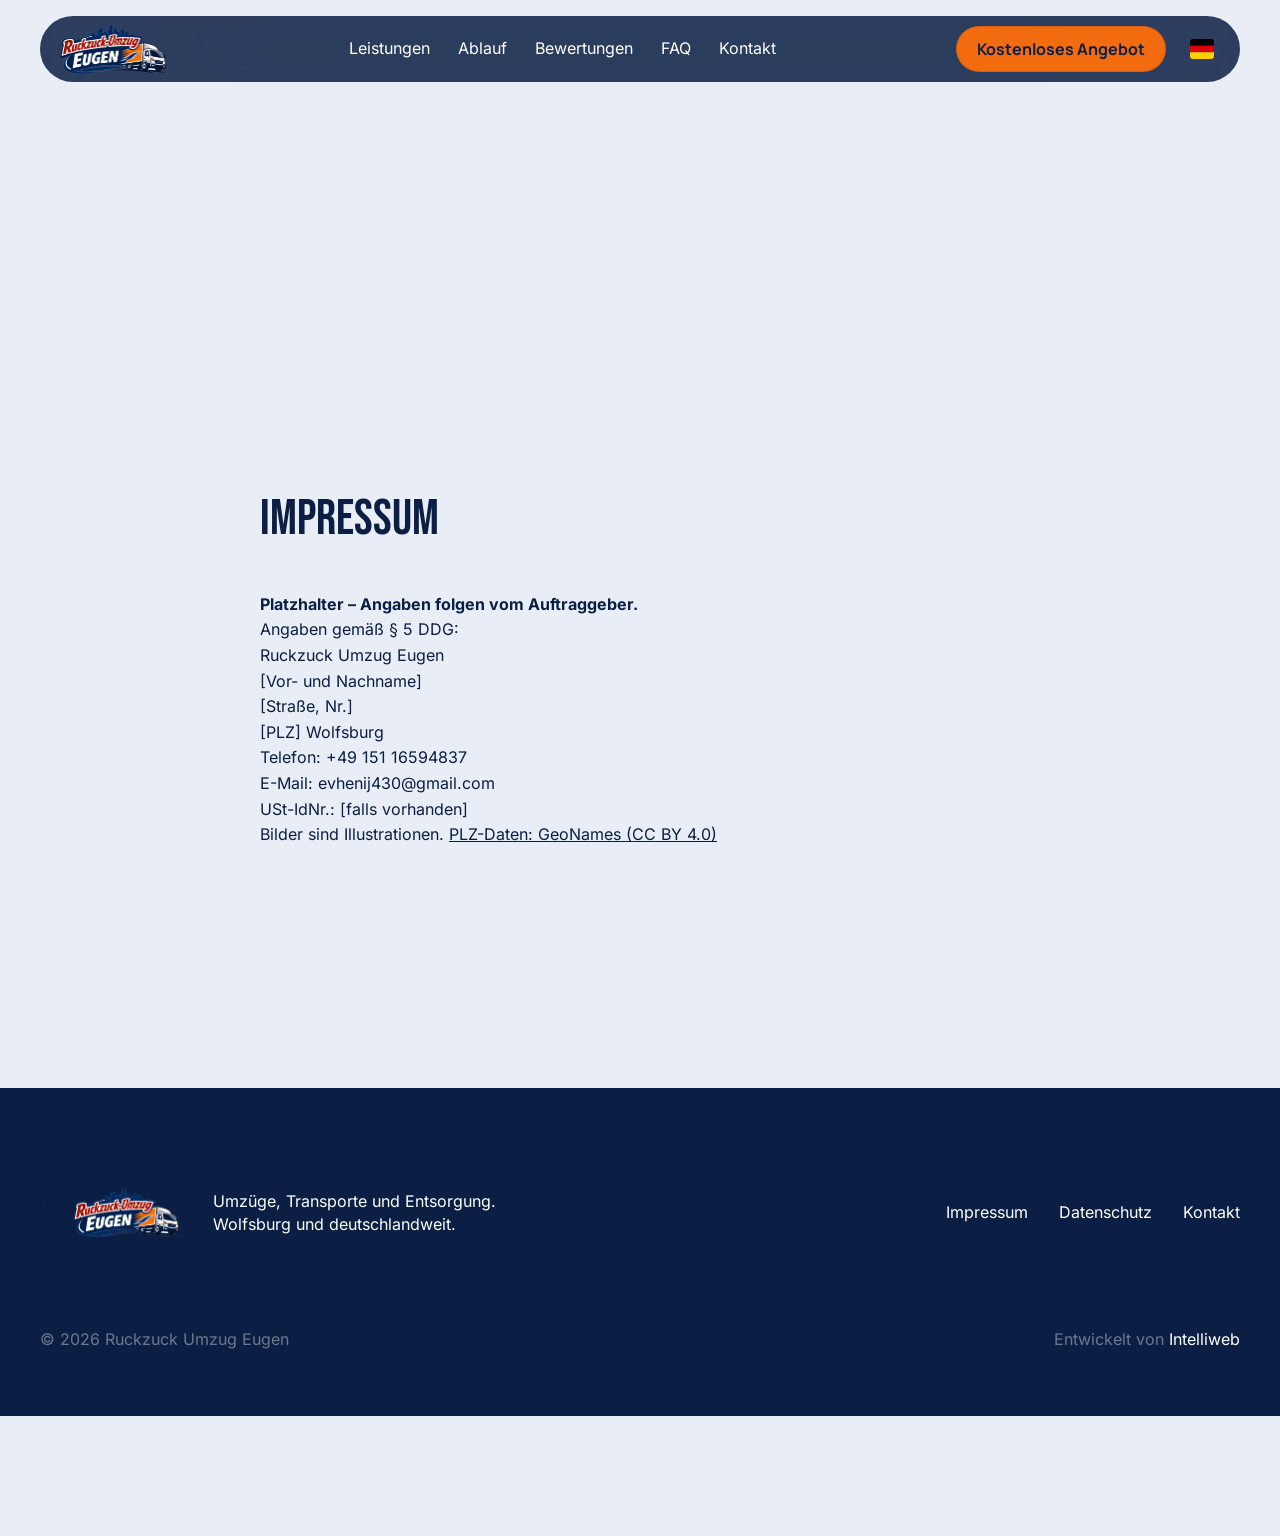
<file: impressum/index.html>
<!doctype html>
<html lang="de">
<head>
	<meta charset="UTF-8">
	<meta name="viewport" content="width=device-width, initial-scale=1">
	<script>document.documentElement.classList.add('js');</script>
	<title>Impressum &#8211; Ruckzuck Umzug Eugen</title>
<meta name='robots' content='max-image-preview:large' />
<link rel="preload" href="../assets/fonts/bebas-neue-latin.woff2" as="font" type="font/woff2" crossorigin>
<link rel="preload" href="../assets/fonts/inter-latin.woff2" as="font" type="font/woff2" crossorigin>


<link rel='stylesheet' id='rz-tokens-css' href='../assets/css/tokens.css?ver=1795152681' media='all' />
<link rel='stylesheet' id='rz-main-css' href='../assets/css/main.css?ver=1795431991' media='all' />
<link rel='stylesheet' id='rz-motion-css' href='../assets/css/motion.css?ver=1795152600' media='all' />
<script data-wp-strategy="defer" defer id="rz-motion-js" src="../assets/js/motion.js?ver=1795062581"></script>
<script data-wp-strategy="defer" defer id="rz-main-js" src="../assets/js/main.js?ver=1795151846"></script>
</head>
<body class="wp-singular page-template-default page page-id-4 wp-theme-ruckzuck">
<a class="skip-link" href="#main">Zum Inhalt springen</a>

<header class="nav" data-nav>
	<div class="nav__pill">
		<a class="nav__logo" href="../" aria-label="Ruckzuck Umzug Eugen">
			<img src="../assets/img/logo.png?v=1792993400" alt="Ruckzuck Umzug Eugen" width="108" height="50">
		</a>

		<nav class="nav__links" id="nav-links" aria-label="Main">
			<a href="../#leistungen">Leistungen</a>
			<a href="../#ablauf">Ablauf</a>
			<a href="../#bewertungen">Bewertungen</a>
			<a href="../#faq">FAQ</a>
			<a href="../#kontakt">Kontakt</a>
		</nav>

		<div class="nav__side">
			<a class="btn btn--primary nav__cta" href="../#rechner">Kostenloses Angebot</a>
										<div class="lang" data-lang>
				<button class="lang__toggle" type="button" aria-expanded="false" aria-controls="lang-menu" aria-label="Sprache: Deutsch" data-lang-toggle>
					<img src="../assets/img/flags/de.svg?v=1795064124" alt="" width="24" height="20">
				</button>
				<ul class="lang__menu" id="lang-menu" hidden>
										<li>
						<a href="../" hreflang="de" lang="de" aria-current="true">
							<img src="../assets/img/flags/de.svg?v=1795064124" alt="" width="24" height="20">
							Deutsch						</a>
					</li>
										<li>
						<a href="../en/" hreflang="en" lang="en" >
							<img src="../assets/img/flags/en.svg?v=1795064124" alt="" width="24" height="20">
							English						</a>
					</li>
									</ul>
			</div>
						<button class="nav__burger" type="button" aria-expanded="false" aria-controls="nav-links" aria-label="Menü" data-burger>
				<svg xmlns="http://www.w3.org/2000/svg" viewBox="0 0 24 24" width="24" height="24" fill="none" stroke="currentColor" stroke-width="1.8" stroke-linecap="round" stroke-linejoin="round" aria-hidden="true"><path d="M12 5v14M5 12h14"/></svg>
			</button>
		</div>
	</div>
</header>
<main id="main" class="page">
	<div class="container container--narrow">
					<article class="prose post-4 page type-page status-publish hentry">
				<h1 class="h2">Impressum</h1>
				<p><strong>Platzhalter – Angaben folgen vom Auftraggeber.</strong></p>
<p>Angaben gemäß § 5 DDG:<br />Ruckzuck Umzug Eugen<br />[Vor- und Nachname]<br />[Straße, Nr.]<br />[PLZ] Wolfsburg</p>
<p>Telefon: +49 151 16594837<br />E-Mail: evhenij430@gmail.com</p>
<p>USt-IdNr.: [falls vorhanden]</p>
									<p>Bilder sind Illustrationen. <a href="https://www.geonames.org/" target="_blank" rel="noopener">PLZ-Daten: GeoNames (CC BY 4.0)</a></p>
							</article>
				</div>
</main>
<footer class="footer">
	<div class="container">
		<div class="footer__top">
			<span class="footer__divider" aria-hidden="true"></span>
			<img class="footer__logo" src="../assets/img/logo.png?v=1792993400" alt="Ruckzuck Umzug Eugen" width="110" height="50" loading="lazy">
			<p class="footer__tagline">Umzüge, Transporte und Entsorgung. Wolfsburg und deutschlandweit.</p>
			<nav class="footer__links" aria-label="Footer">
				<a href="../impressum/">Impressum</a>
				<a href="../datenschutz/">Datenschutz</a>
				<a href="../#kontakt">Kontakt</a>
			</nav>
		</div>
		<div class="footer__bottom">
			<span>© 2026 Ruckzuck Umzug Eugen</span>
			<span class="footer__credit">Entwickelt von <b>Intelliweb</b></span>
		</div>
	</div>
</footer>

<div class="mobilebar">
	<a class="btn btn--wa" href="https://wa.me/4915116594837?text=Hallo%2C%20ich%20m%C3%B6chte%20ein%20Angebot%20f%C3%BCr%20einen%20Umzug." target="_blank" rel="noopener"><svg xmlns="http://www.w3.org/2000/svg" viewBox="0 0 24 24" width="24" height="24" fill="currentColor" aria-hidden="true"><path d="M11.9922 0C15.1736 0.00137307 18.16 1.24033 20.4053 3.48828C22.6504 5.73609 23.886 8.72385 23.8848 11.9014C23.8821 18.457 18.5492 23.7913 11.9922 23.7939H11.9873C9.99718 23.7932 8.04154 23.294 6.30469 22.3467L0 24L1.6875 17.8369C0.646842 16.0334 0.0987169 13.9876 0.0996094 11.8916C0.102364 5.33469 5.4373 0.000141738 11.9922 0ZM11.9961 2.00879C6.54391 2.00898 2.10958 6.44273 2.10742 11.8926C2.10666 13.7603 2.62967 15.5796 3.61914 17.1533L3.85352 17.5273L2.85547 21.1748L6.59668 20.1934L6.95703 20.4072C8.4746 21.3078 10.2146 21.7844 11.9883 21.7852H11.9922C17.4403 21.7852 21.8748 17.3508 21.877 11.9004C21.8779 9.25923 20.8506 6.7756 18.9844 4.90723C17.1182 3.03901 14.6361 2.0097 11.9961 2.00879ZM8.35156 6.41016C8.53395 6.41931 8.77928 6.34146 9.02051 6.9209C9.26826 7.51624 9.86226 8.97825 9.93652 9.12695C10.0108 9.27567 10.0599 9.44912 9.96094 9.64746C9.86191 9.8456 9.81261 9.97011 9.66406 10.1436C9.51554 10.317 9.35142 10.5309 9.21777 10.6641C9.06913 10.8121 8.9147 10.9733 9.08789 11.2705C9.26138 11.5682 9.85802 12.5413 10.7412 13.3291C11.8761 14.3413 12.8337 14.655 13.1309 14.8037C13.4277 14.9524 13.6011 14.9276 13.7744 14.7295C13.9478 14.5312 14.5177 13.8619 14.7158 13.5645C14.9138 13.2672 15.1116 13.316 15.3838 13.415C15.6561 13.5142 17.1158 14.2326 17.4141 14.3818C17.7112 14.5306 17.9101 14.6055 17.9844 14.7295C18.0584 14.8541 18.0578 15.449 17.8105 16.1426C17.5626 16.8366 16.3756 17.4704 15.8047 17.5557C15.2929 17.6322 14.6452 17.6636 13.9336 17.4375C13.502 17.3006 12.9482 17.1177 12.2393 16.8115C9.25833 15.5244 7.31165 12.5226 7.16309 12.3242C7.01394 12.1252 5.94938 10.713 5.94922 9.25098C5.94922 7.78856 6.71682 7.06904 6.98926 6.77148C7.26163 6.47398 7.58414 6.39941 7.78223 6.39941C7.98024 6.39942 8.17849 6.40146 8.35156 6.41016Z"/></svg>
WhatsApp</a>
	<a class="btn btn--primary" href="tel:+4915116594837"><svg xmlns="http://www.w3.org/2000/svg" viewBox="0 0 24 24" width="24" height="24" fill="none" stroke="currentColor" stroke-width="1.8" stroke-linecap="round" stroke-linejoin="round" aria-hidden="true"><path d="M22 16.92v3a2 2 0 0 1-2.18 2 19.79 19.79 0 0 1-8.63-3.07 19.5 19.5 0 0 1-6-6 19.79 19.79 0 0 1-3.07-8.67A2 2 0 0 1 4.11 2h3a2 2 0 0 1 2 1.72c.13.96.36 1.9.7 2.81a2 2 0 0 1-.45 2.11L8.09 9.91a16 16 0 0 0 6 6l1.27-1.27a2 2 0 0 1 2.11-.45c.91.34 1.85.57 2.81.7A2 2 0 0 1 22 16.92Z"/></svg>
Anrufen</a>
</div>

<script src="../assets/js/static-form.js" defer></script>
</body>
</html>
</file>
<file: assets/css/tokens.css>
/* Design tokens — single source for colours, type, spacing, motion.
   Values sampled from Figma frame "Ruckzuck · DE" (node 4:2). */

@font-face {
	font-family: 'Bebas Neue';
	src: url('../fonts/bebas-neue-latin.woff2') format('woff2');
	font-weight: 400;
	font-display: swap;
	unicode-range: U+0000-00FF, U+0131, U+0152-0153, U+02BB-02BC, U+02C6, U+02DA, U+02DC, U+2000-206F, U+20AC, U+2122, U+2190-2199, U+2212;
}
@font-face {
	font-family: 'Bebas Neue';
	src: url('../fonts/bebas-neue-latin-ext.woff2') format('woff2');
	font-weight: 400;
	font-display: swap;
	unicode-range: U+0100-024F, U+1E00-1EFF, U+20A0-20AB, U+20AD-20CF, U+2C60-2C7F, U+A720-A7FF;
}
@font-face {
	font-family: 'Oswald';
	src: url('../fonts/oswald-cyrillic.woff2') format('woff2');
	font-weight: 200 700;
	font-display: swap;
	unicode-range: U+0400-045F, U+0490-0491, U+04B0-04B1, U+2116;
}
@font-face {
	font-family: 'Inter';
	src: url('../fonts/inter-latin.woff2') format('woff2');
	font-weight: 100 900;
	font-display: swap;
	unicode-range: U+0000-00FF, U+0131, U+0152-0153, U+02BB-02BC, U+02C6, U+02DA, U+02DC, U+2000-206F, U+20AC, U+2122, U+2190-2199, U+2212;
}
@font-face {
	font-family: 'Inter';
	src: url('../fonts/inter-latin-ext.woff2') format('woff2');
	font-weight: 100 900;
	font-display: swap;
	unicode-range: U+0100-024F, U+1E00-1EFF, U+20A0-20AB, U+20AD-20CF, U+2C60-2C7F, U+A720-A7FF;
}
@font-face {
	font-family: 'Inter';
	src: url('../fonts/inter-cyrillic.woff2') format('woff2');
	font-weight: 100 900;
	font-display: swap;
	unicode-range: U+0400-045F, U+0490-0491, U+04B0-04B1, U+2116;
}
@font-face {
	font-family: 'Manrope';
	src: url('../fonts/manrope-latin.woff2') format('woff2');
	font-weight: 200 800;
	font-display: swap;
	unicode-range: U+0000-00FF, U+0131, U+0152-0153, U+02BB-02BC, U+02C6, U+02DA, U+02DC, U+2000-206F, U+20AC, U+2122, U+2190-2199, U+2212;
}
@font-face {
	font-family: 'Manrope';
	src: url('../fonts/manrope-latin-ext.woff2') format('woff2');
	font-weight: 200 800;
	font-display: swap;
	unicode-range: U+0100-024F, U+1E00-1EFF, U+20A0-20AB, U+20AD-20CF, U+2C60-2C7F, U+A720-A7FF;
}
@font-face {
	font-family: 'Manrope';
	src: url('../fonts/manrope-cyrillic.woff2') format('woff2');
	font-weight: 200 800;
	font-display: swap;
	unicode-range: U+0400-045F, U+0490-0491, U+04B0-04B1, U+2116;
}

:root {
	/* colour — Figma "Ruckzuck · DE" */
	--c-navy: #0b1e44;
	--c-orange: #f26b0f;
	--c-orange-hover: #d95c06;
	--c-navy-hover: #1a2f5c; /* back button hover */
	--c-orange-tint: rgba(242, 107, 15, 0.07);
	--c-orange-soft: rgba(242, 107, 15, 0.1); /* selected option, Figma 69:2 */
	--c-orange-glass: rgba(242, 107, 15, 0.2); /* hero WhatsApp button, Figma 4:55 */
	--c-orange-glass-hover: rgba(242, 107, 15, 0.28);
	--c-bg: #e9eef6;
	--c-bg-hover: #dce3ef; /* calc option / chip hover */
	--c-surface: #ffffff;
	--c-black: #000000;
	--c-text: #0b1e44;
	--c-text-soft: rgba(43, 43, 43, 0.8);
	--c-muted: #5b6478;
	--c-line: #d5dce8;
	--c-disabled: #b4bccb; /* past calendar days, Figma 69:852 */
	--c-line-dark: rgba(0, 0, 0, 0.1);
	--c-white-90: rgba(255, 255, 255, 0.85);
	--c-white-80: rgba(255, 255, 255, 0.8);
	--c-white-75: rgba(255, 255, 255, 0.75);
	--c-white-70: rgba(255, 255, 255, 0.7);
	--c-white-60: rgba(255, 255, 255, 0.6);
	--c-white-50: rgba(255, 255, 255, 0.5);
	--c-white-40: rgba(255, 255, 255, 0.4);
	--c-white-30: rgba(255, 255, 255, 0.3);
	--c-white-12: rgba(255, 255, 255, 0.12);
	--c-white-10: rgba(255, 255, 255, 0.1);
	--c-white-07: rgba(255, 255, 255, 0.07);
	--c-hero-shade: rgba(5, 20, 26, 0.5);
	--c-hero-shade-end: rgba(5, 20, 26, 0);
	--c-ghost-end: rgba(153, 153, 153, 0);
	--c-glass-strong: rgba(11, 30, 68, 0.85);
	--c-inset: rgba(0, 0, 0, 0.15);
	--c-wa: #25d366;
	--c-wa-hover: #1ebe5a;
	--c-ok: #1f8a4c;
	--c-err: #c0392b;
	--shadow-btn: 0 0.6px 0.3px rgba(0, 0, 0, 0.18), 0 2.29px 1.14px rgba(0, 0, 0, 0.16), 0 10px 5px rgba(0, 0, 0, 0.06);

	/* type */
	--f-display: 'Bebas Neue', 'Oswald', 'Arial Narrow', sans-serif;
	--f-body: 'Inter', system-ui, -apple-system, sans-serif;
	--f-ui: 'Manrope', 'Inter', system-ui, sans-serif;
	--fs-hero: clamp(4rem, 1.2rem + 8.5vw, 7.625rem); /* 122 */
	--fs-h1: clamp(3.5rem, 1.5rem + 5.6vw, 6.25rem); /* 100 */
	--fs-ghost: clamp(7rem, 2rem + 14vw, 13.75rem); /* 220 */
	--fs-ghost-xl: clamp(5rem, 19.5vw, 17.5625rem); /* 281, reviews ghost Figma 16:6 */
	--fs-statement: clamp(2rem, 1.2rem + 2.2vw, 3rem); /* 48 */
	--fs-contact: clamp(2.5rem, 2rem + 1.4vw, 3.125rem); /* 50 */
	--fs-stat: 3.125rem; /* 50 */
	--fs-calc-q: clamp(2.25rem, 1.2rem + 2vw, 3rem); /* 48 at 1440 */
	--fs-price: clamp(2.75rem, 2.2rem + 1.5vw, 3.5rem); /* 56 at 1440 */
	--fs-result: clamp(3rem, 2.4rem + 1.6vw, 4rem); /* 64 */
	--fs-h5: 2rem; /* 32 */
	--fs-h3: 1.75rem; /* 28 */
	--fs-lg: 1.125rem; /* 18 */
	--fs-body: 1rem;
	--fs-btn: 0.9375rem; /* 15 */
	--fs-small: 0.875rem; /* 14 */
	--fs-13: 0.8125rem;
	--fs-xs: 0.75rem;

	/* space & shape */
	--container: 1200px;
	--gutter: 20px;
	--section-y: 120px;
	--r-6: 6px;
	--r-8: 8px;
	--r-10: 10px;
	--r-12: 12px;
	--r-16: 16px;
	--r-20: 20px;
	--r-24: 24px;
	--r-28: 28px;
	--r-32: 32px;
	--r-pill: 999px;
	--stack-top: 150px; /* sticky offset of stacked service cards */

	/* motion (cubic-bezier close to Framer's default spring) */
	--ease-out: cubic-bezier(0.22, 1, 0.36, 1);
	--dur-reveal: 0.9s;
	--dur-ui: 0.3s;
}
</file>
<file: assets/css/main.css>
/* Layout and components, measured from Figma "Ruckzuck · DE" (1440 frame).
   Colours / sizes come from tokens.css only. */

*,
*::before,
*::after {
	box-sizing: border-box;
}

html {
	scroll-behavior: smooth;
	scroll-padding-top: 100px;
}

body {
	margin: 0;
	background: var(--c-bg);
	color: var(--c-text);
	font-family: var(--f-body);
	font-size: var(--fs-body);
	line-height: 1.45;
	-webkit-font-smoothing: antialiased;
	overflow-x: hidden;
}

img {
	display: block;
	max-width: 100%;
	height: auto;
}

a {
	color: inherit;
}

svg {
	flex-shrink: 0;
}

h1,
h2,
h3,
h4,
p,
dl,
dd {
	margin: 0;
}

.skip-link {
	position: absolute;
	left: -9999px;
}

.skip-link:focus {
	left: 16px;
	top: 16px;
	z-index: 100;
	background: var(--c-surface);
	padding: 8px 16px;
	border-radius: var(--r-12);
}

:focus-visible {
	outline: 2px solid var(--c-orange);
	outline-offset: 3px;
}

/* ---------- primitives ---------- */

.container {
	width: min(100% - 2 * var(--gutter), var(--container));
	margin-inline: auto;
}

.section {
	padding-block: var(--section-y);
}

.h1,
.h5,
.hero__title,
.card__title,
.service__title,
.calc__q,
.about__text,
.fact__num,
.facts__ghost,
.reviews__ghost,
.calc__price,
.contact__title,
.faq__item summary {
	font-family: var(--f-display);
	font-weight: 400;
	text-transform: uppercase;
}

.h1 {
	font-size: var(--fs-h1);
	line-height: 0.94;
	letter-spacing: -0.025em;
	color: var(--c-navy);
}

.h5 {
	font-size: var(--fs-h5);
	line-height: 1.04;
	letter-spacing: -0.025em;
	color: var(--c-navy);
}

.center {
	text-align: center;
}

.soft {
	color: var(--c-text-soft);
	line-height: 1.45;
}

.accent {
	color: var(--c-orange);
	font-style: normal;
}

.dot-label {
	display: inline-flex;
	align-items: center;
	gap: 8px;
	font-size: var(--fs-small);
	font-weight: 500;
	color: var(--c-navy);
}

.dot-label::before {
	content: '';
	width: 6px;
	height: 6px;
	border-radius: 50%;
	background: currentColor;
}

.dot-label--lg {
	gap: 10px;
	font-size: var(--fs-lg);
	line-height: 26px;
	letter-spacing: -0.3px;
	color: var(--c-black);
}

.dot-label--lg::before {
	width: 10px;
	height: 10px;
}

.counter-label {
	font-size: var(--fs-small);
	line-height: 24.5px;
	color: var(--c-text-soft);
}

.section-label {
	display: flex;
	justify-content: space-between;
	align-items: center;
}

.icon-badge {
	display: inline-grid;
	place-items: center;
	width: 52px;
	height: 52px;
	border-radius: var(--r-pill);
	background: var(--c-navy);
	color: var(--c-bg);
	flex-shrink: 0;
}

.icon-badge--orange {
	width: 60px;
	height: 60px;
	background: var(--c-orange);
	color: var(--c-navy);
}

/* ---------- buttons ---------- */

.btn {
	--btn-bg: var(--c-navy);
	--btn-fg: var(--c-surface);
	display: inline-flex;
	align-items: center;
	justify-content: center;
	gap: 8px;
	height: 46px;
	padding: 0 32px;
	border: 1px solid transparent;
	border-radius: var(--r-pill);
	background: var(--btn-bg);
	color: var(--btn-fg);
	font-family: var(--f-ui);
	font-size: var(--fs-body);
	font-weight: 700;
	line-height: 1;
	text-decoration: none;
	white-space: nowrap;
	cursor: pointer;
	transition:
		background var(--dur-ui) var(--ease-out),
		color var(--dur-ui) var(--ease-out),
		border-color var(--dur-ui) var(--ease-out),
		opacity var(--dur-ui) var(--ease-out),
		transform var(--dur-ui) var(--ease-out),
		box-shadow var(--dur-ui) var(--ease-out);
}

.btn svg {
	width: 18px;
	height: 18px;
}

.btn:disabled {
	cursor: not-allowed;
}

.btn[hidden] {
	display: none;
}

.btn--block {
	width: 100%;
}

.btn--primary {
	--btn-bg: var(--c-orange);
	--btn-fg: var(--c-surface);
	border-color: var(--c-line-dark);
}

/* Orange button text: white on light backgrounds, navy on dark ones. */
.nav__cta,
.hero .btn--primary,
.mobilebar .btn--primary {
	--btn-fg: var(--c-navy);
}

.btn--primary:not(:disabled):hover {
	--btn-bg: var(--c-orange-hover);
}

.btn--glass {
	--btn-bg: var(--c-orange-glass);
	--btn-fg: var(--c-orange);
	gap: 6px; /* Figma 4:55 */
}

.btn--glass:hover {
	--btn-bg: var(--c-orange-glass-hover);
}

.btn--glass svg {
	width: 24px;
	height: 24px;
}

.btn--back {
	--btn-bg: var(--c-navy);
	--btn-fg: var(--c-surface);
	height: 48px;
	padding: 0 20px;
	border: 0;
	font-family: var(--f-body);
	font-size: var(--fs-btn);
	font-weight: 500;
}

.btn--back:not(:disabled):hover {
	--btn-bg: var(--c-navy-hover);
}

.btn--back:disabled {
	opacity: 0.4;
}

.btn--next {
	--btn-bg: var(--c-orange);
	--btn-fg: var(--c-surface);
	height: 48px;
	padding: 0 28px;
	border: 0;
	font-size: var(--fs-btn);
}

/* Caret icons in the calculator nav (Figma 69:64) */
.btn--back svg,
.btn--next svg {
	width: 24px;
	height: 24px;
}

.btn--next:disabled {
	opacity: 0.45;
}

.btn--next:not(:disabled):hover {
	--btn-bg: var(--c-orange-hover);
}

.btn--outline-light {
	--btn-bg: transparent;
	--btn-fg: var(--c-surface);
	height: auto;
	padding: 14px 20px;
	border-color: var(--c-white-30);
	font-family: var(--f-body);
	font-size: var(--fs-small);
	font-weight: 500;
}

.btn--outline-light:hover {
	border-color: var(--c-surface);
}

.btn--submit {
	height: 51px;
	padding: 0 20px;
	border-radius: 48px;
	font-family: var(--f-body);
	font-weight: 400;
}

.btn--submit:hover {
	--btn-bg: var(--c-orange);
	--btn-fg: var(--c-navy);
}

.btn--wa {
	--btn-bg: var(--c-wa);
	--btn-fg: var(--c-navy);
}

.btn--wa:hover {
	--btn-bg: var(--c-wa-hover);
}

/* ---------- nav (Figma 4:874) ---------- */

.nav {
	position: fixed;
	inset: 0 0 auto;
	z-index: 50;
	padding: 16px var(--gutter);
	pointer-events: none;
}

.nav__pill {
	pointer-events: auto;
	max-width: var(--container);
	margin-inline: auto;
	display: flex;
	align-items: center;
	justify-content: space-between;
	gap: 16px;
	height: 66px;
	padding: 10px 10px 10px 20px;
	position: relative;
	isolation: isolate;
	border-radius: var(--r-pill);
	background: var(--c-white-10);
	color: var(--c-surface);
}

/* Blur on a pseudo, not the pill: a backdrop-filter on the pill would stop
   the language menu inside it from blurring the page. */
.nav__pill::before {
	content: '';
	position: absolute;
	inset: 0;
	z-index: -1;
	border-radius: inherit;
	backdrop-filter: blur(100px);
	-webkit-backdrop-filter: blur(100px);
}

.nav__logo img {
	width: 108px;
	height: 50px;
	object-fit: contain;
}

.nav__links {
	display: flex;
	gap: 28px;
	font-size: var(--fs-body);
	line-height: 23.2px;
}

.nav__links a {
	display: block;
	text-decoration: none;
	transition: opacity var(--dur-ui) var(--ease-out);
}

.nav__links a:hover,
.nav__links a:focus-visible {
	opacity: 0.6;
}

.nav__side {
	display: flex;
	align-items: center;
	gap: 8px;
}

.nav__cta {
	padding: 0 20px;
}

/* Language switch: flag button (Figma 66:84) + dropdown with labels */
.lang {
	position: relative;
}

.lang img {
	display: block;
	width: 24px;
	height: 20px;
	border-radius: 3px;
	object-fit: cover;
}

.lang__toggle {
	display: grid;
	place-items: center;
	width: 56px;
	height: 46px; /* same as .btn (Kostenloses Angebot) */
	padding: 0;
	border: 0;
	border-radius: var(--r-pill);
	background: transparent;
	cursor: pointer;
	transition: background var(--dur-ui) var(--ease-out);
}

.lang__toggle:hover,
.lang__toggle[aria-expanded='true'] {
	background: var(--c-white-10);
}

.lang__menu {
	position: absolute;
	top: calc(100% + 14px); /* 10px: 46px toggle centred in the 66px pill, +4px gap below the header */
	right: 0;
	display: grid;
	gap: 4px;
	min-width: 220px;
	margin: 0;
	padding: 8px;
	list-style: none;
	border-radius: var(--r-20);
	background: var(--c-white-10); /* same surface as .nav__pill */
	backdrop-filter: blur(100px);
	-webkit-backdrop-filter: blur(100px);
	font-size: var(--fs-lg);
}

.lang__menu[hidden] {
	display: none;
}

.lang__menu a {
	display: flex;
	align-items: center;
	gap: 16px;
	padding: 12px 16px;
	border-radius: var(--r-12);
	color: var(--c-white-60);
	text-decoration: none;
	transition:
		background var(--dur-ui) var(--ease-out),
		color var(--dur-ui) var(--ease-out);
}

.lang__menu a:hover {
	color: var(--c-surface);
}

.lang__menu a[aria-current] {
	background: var(--c-white-10);
	color: var(--c-surface);
}

/* Menu toggle: round "+" that turns into "×" when open. */
.nav__burger {
	display: none;
	place-items: center;
	flex: none;
	width: 46px;
	height: 46px;
	padding: 0;
	border: 0;
	border-radius: var(--r-pill);
	background: var(--c-surface);
	color: var(--c-navy);
	cursor: pointer;
	transition: opacity var(--dur-ui) var(--ease-out);
}

.nav__burger:hover {
	opacity: 0.8;
}

.nav__burger svg {
	width: 22px;
	height: 22px;
	transition: transform var(--dur-ui) var(--ease-out);
}

.nav.is-open .nav__burger svg {
	transform: rotate(45deg);
}

/* ---------- hero (Figma 4:3) ---------- */

.hero {
	display: grid;
	grid-template-columns: 740.5fr 683.5fr;
	min-height: 881px;
	padding: 16px 16px 16px 0;
	background: var(--c-navy);
	color: var(--c-surface);
	overflow: hidden;
}

.hero__text {
	display: flex;
	flex-direction: column;
	gap: 32px;
	align-self: start;
	max-width: calc(557px + 122px);
	padding: 160px 20px 104px 122px;
}

.hero__badge {
	font-size: var(--fs-small);
	font-weight: 700;
	line-height: 24.5px;
	padding-block: 10.5px;
}

.hero__title {
	font-size: var(--fs-hero);
	line-height: 0.84;
	letter-spacing: -0.025em;
}

.hero__sub {
	max-width: 420px;
	font-size: var(--fs-lg);
	line-height: 27.9px;
	letter-spacing: 0.1px;
	opacity: 0.8;
}

.hero__ctas {
	display: inline-grid;
	grid-auto-columns: 1fr; /* equal widths, as in Figma 4:51 / 4:55 */
	grid-auto-flow: column;
	gap: 10px;
	width: max-content;
}

.hero__media {
	position: relative;
	min-height: 849px;
	border-radius: var(--r-16);
	overflow: hidden;
}

.hero__media img {
	position: absolute;
	inset: 0;
	width: 100%;
	height: 100%;
	object-fit: cover;
}

.hero__shade {
	position: absolute;
	inset: 0;
	background: linear-gradient(180deg, var(--c-hero-shade) 0%, var(--c-hero-shade-end) 15%);
	pointer-events: none;
}

.ring {
	position: absolute;
	left: 24px;
	bottom: 24px;
	width: 116px;
	height: 116px;
	border-radius: 50%;
	background: var(--c-navy);
	color: var(--c-surface);
}

.ring > svg {
	width: 100%;
	height: 100%;
	overflow: visible;
}

.ring text {
	fill: currentColor;
	font-family: var(--f-ui);
	font-size: 9px;
	font-weight: 700;
	letter-spacing: 0.16em;
	text-transform: uppercase;
}

.ring__icon {
	position: absolute;
	inset: 0;
	display: grid;
	place-items: center;
	color: var(--c-orange);
}

/* ---------- about (Figma 4:59) ---------- */

.about .container {
	display: flex;
	flex-direction: column;
	align-items: center;
	gap: 70px;
}

.about__text {
	max-width: 1000px;
	font-size: var(--fs-statement);
	line-height: 1.167;
	text-align: center;
	color: var(--c-black);
}

.about__grid {
	display: grid;
	grid-template-columns: repeat(3, 1fr);
	gap: 20px;
	width: 100%;
	min-height: 310px;
}

.about__img {
	position: relative;
	border-radius: var(--r-20);
	overflow: hidden;
}

.about__img img {
	position: absolute;
	inset: 0;
	width: 100%;
	height: 100%;
	object-fit: cover;
}

.about__card {
	display: flex;
	flex-direction: column;
	align-items: flex-start;
	gap: 32px;
	padding: 40px 32px;
	border-radius: var(--r-32);
	background: var(--c-navy);
}

.card__text {
	display: flex;
	flex-direction: column;
	justify-content: center;
	gap: 16px;
	flex: 1;
}

.card__title {
	font-size: var(--fs-h3);
	line-height: 1.04;
	color: var(--c-orange);
}

.about__card p {
	line-height: 23.2px;
	color: var(--c-white-80);
}

/* ---------- services (Figma 4:203) ---------- */

.services .container {
	display: flex;
	flex-direction: column;
	gap: 64px;
}

.services__head {
	display: flex;
	flex-direction: column;
	gap: 40px;
}

.services__list {
	display: flex;
	flex-direction: column;
	gap: 30px;
}

.service {
	display: grid;
	grid-template-columns: 411fr 739fr;
	gap: 10px;
	height: 500px;
	padding: 10px;
	border-radius: var(--r-24);
	background: var(--c-surface);
}

.service--flip {
	grid-template-columns: 739fr 411fr;
}

/* Stacked cards: each card pins below the header, the next one slides over it */
@media (min-width: 1101px) and (min-height: 660px) {
	.service {
		position: sticky;
		top: var(--stack-top);
	}
}

.service--flip .service__body {
	order: 2;
}

.service__body {
	display: flex;
	padding: 10px;
	border-radius: var(--r-20);
	background: var(--c-bg);
}

.service__inner {
	display: flex;
	flex-direction: column;
	justify-content: space-between;
	flex: 1;
	padding: 14px 14px 24px;
}

.service__text {
	display: flex;
	flex-direction: column;
	gap: 10px;
	color: var(--c-text-soft);
	line-height: 23.2px;
}

.service__title {
	font-size: var(--fs-h5);
	line-height: 1.04;
	letter-spacing: -0.025em;
	color: var(--c-navy);
}

.checks {
	display: flex;
	flex-direction: column;
	gap: 7px;
	margin: 6px 0 0;
	padding: 0;
	list-style: none;
}

.checks li {
	display: flex;
	align-items: center;
	gap: 8px;
}

.checks__icon {
	display: grid;
	place-items: center;
	width: 16px;
	height: 16px;
	color: var(--c-navy);
}

.service__media {
	position: relative;
	border-radius: var(--r-16);
	overflow: hidden;
}

.service__media img {
	position: absolute;
	inset: -6% 0;
	width: 100%;
	height: 112%;
	object-fit: cover;
}

/* ---------- calculator (Figma 13:2) ---------- */

.calc .container {
	display: flex;
	flex-direction: column;
	gap: 56px;
}

.calc__head {
	display: flex;
	flex-direction: column;
	align-items: center;
	gap: 16px;
	text-align: center;
}

.calc__head .h1 {
	line-height: 0.9;
	letter-spacing: 0;
}

.calc__sub {
	color: var(--c-muted);
}

.calc__card {
	display: grid;
	grid-template-columns: 1fr 380px;
	gap: 32px;
	padding: 16px;
	border-radius: var(--r-28);
	background: var(--c-surface);
	line-height: normal; /* Figma text boxes are "auto" height (69:118) */
}

.calc__main {
	display: flex;
	flex-direction: column;
	gap: 32px;
	min-width: 0;
	padding: 32px 24px 32px 32px;
}

.calc__progress {
	display: flex;
	flex-direction: column;
	gap: 12px;
}

.calc__progress-row {
	display: flex;
	justify-content: space-between;
	gap: 12px;
	font-size: var(--fs-small);
}

.calc__progress-row strong {
	font-weight: 600;
}

.calc__steps {
	font-size: var(--fs-13);
	color: var(--c-muted);
}

.calc__bar {
	height: 6px;
	border-radius: 99px;
	background: var(--c-bg);
	overflow: hidden;
}

.calc__bar span {
	display: block;
	height: 100%;
	width: 110px;
	border-radius: inherit;
	background: var(--c-orange);
	transition: width 0.6s var(--ease-out);
}

.calc__q {
	font-size: var(--fs-calc-q);
	line-height: 1.2;
}

.calc__body {
	flex: 1;
}

.calc__options {
	display: grid;
	grid-template-columns: repeat(2, 1fr);
	gap: 16px;
}

.option {
	display: flex;
	flex-direction: column;
	align-items: flex-start;
	gap: 20px;
	padding: 24px;
	border: 0;
	border-radius: var(--r-20);
	background: var(--c-bg);
	text-align: left;
	color: var(--c-navy);
	cursor: pointer;
	transition:
		background var(--dur-ui) var(--ease-out),
		color var(--dur-ui) var(--ease-out),
		box-shadow var(--dur-ui) var(--ease-out);
}

/* Hover: fill shift only, like the buttons (same as the chips) */
.option:not([aria-pressed='true']):hover {
	background: var(--c-bg-hover);
}

.option--wa {
	text-decoration: none;
}

.option--wa .icon-badge {
	background: var(--c-wa);
	color: var(--c-surface);
}

/* Selected (Figma 13:20): orange tint, orange badge, orange title and subline. */
.option[aria-pressed='true'] {
	background: var(--c-orange-soft);
	color: var(--c-orange);
}

.option[aria-pressed='true'] small {
	color: var(--c-orange);
}

.option[aria-pressed='true'] .icon-badge {
	background: var(--c-orange);
	color: var(--c-surface);
}

.option__text {
	display: flex;
	flex-direction: column;
	gap: 6px;
}

.option strong {
	font-family: var(--f-ui);
	font-size: 1.25rem;
	font-weight: 700;
}

.option small {
	font-size: var(--fs-small);
	color: var(--c-muted);
}

.calc__options--compact {
	gap: 8px;
}

.option--compact {
	gap: 4px;
	padding: 12px 16px;
	border-radius: var(--r-12);
}

.option--compact strong {
	font-family: var(--f-body);
	font-size: var(--fs-small);
	font-weight: 600;
}

.option--compact small {
	font-size: var(--fs-13);
}

.calc__area {
	display: flex;
	align-items: center;
	gap: 24px;
}

/* Slider (Figma 72:4): orange up to the thumb, light track after. */
.range {
	flex: 1;
	height: 6px;
	margin: 0;
	border-radius: var(--r-pill);
	background: linear-gradient(to right, var(--c-orange) var(--fill, 50%), var(--c-bg) var(--fill, 50%));
	appearance: none;
	cursor: pointer;
}

.range::-webkit-slider-thumb {
	width: 18px;
	height: 18px;
	border: 0;
	border-radius: 50%;
	background: var(--c-orange);
	appearance: none;
}

.range::-moz-range-thumb {
	width: 18px;
	height: 18px;
	border: 0;
	border-radius: 50%;
	background: var(--c-orange);
}

.range:focus-visible {
	outline: 2px solid var(--c-orange);
	outline-offset: 6px;
}

.calc__area-num {
	display: flex;
	align-items: center;
	gap: 6px;
	font-weight: 600;
}

.calc__area-num input {
	width: 84px;
	min-height: 44px;
	padding: 0 10px;
	border: 2px solid var(--c-line-dark);
	border-radius: var(--r-16);
	font: inherit;
	color: var(--c-navy);
	text-align: center;
}

.calc__area-num input::-webkit-inner-spin-button,
.calc__area-num input::-webkit-outer-spin-button {
	margin: 0;
	appearance: none;
}

.calc__area-num input {
	appearance: textfield;
}

.calc__formula {
	padding: 12px 16px;
	line-height: normal;
	border-radius: var(--r-12);
	background: var(--c-bg);
	font-size: var(--fs-small);
	font-weight: 600;
	color: var(--c-navy);
}

.calc__place {
	position: relative;
	grid-column: 1 / -1;
}

.field.calc__place {
	gap: 10px;
}

.field.calc__place span {
	font-size: var(--fs-small);
	font-weight: 600;
	line-height: normal;
	letter-spacing: 0;
	text-transform: none;
}

.field.calc__place input {
	height: 48px;
	padding: 0 16px;
	border: 1px solid var(--c-line);
	border-radius: var(--r-12);
	font-size: var(--fs-btn);
	letter-spacing: 0;
	color: var(--c-navy);
}

.calc__suggest {
	position: absolute;
	top: 100%;
	left: 0;
	right: 0;
	z-index: 5;
	max-height: 288px;
	margin-top: 4px;
	padding: 6px;
	border: 2px solid var(--c-line-dark);
	border-radius: var(--r-16);
	background: var(--c-surface);
	overflow-y: auto;
	box-shadow: var(--shadow-btn);
}

.calc__suggest li {
	padding: 10px 12px;
	border-radius: var(--r-12);
	font-size: var(--fs-small);
	color: var(--c-navy);
	cursor: pointer;
}

.calc__suggest li:hover,
.calc__suggest li[aria-selected='true'] {
	background: var(--c-bg);
}

.cal {
	padding: 32px;
	border-radius: var(--r-12);
	background: var(--c-bg);
}

.cal__head {
	display: flex;
	align-items: center;
	justify-content: space-between;
	margin-bottom: 16px;
}

.cal__title {
	font-size: var(--fs-btn);
	font-weight: 600;
	text-transform: capitalize;
	color: var(--c-navy);
}

.cal__nav {
	width: 36px;
	height: 36px;
	border: 0;
	border-radius: 50%;
	background: none;
	font-size: var(--fs-lg);
	font-weight: 600;
	color: var(--c-navy);
	cursor: pointer;
}

.cal__nav:disabled {
	opacity: 0.35;
	cursor: default;
}

.cal__grid {
	display: grid;
	grid-template-columns: repeat(7, 1fr);
	gap: 16px 4px;
	text-align: center;
}

.cal__wd {
	padding: 4px 0;
	font-size: var(--fs-13);
	font-weight: 600;
	color: var(--c-muted);
	text-transform: capitalize;
}

.cal__day {
	height: 36px;
	border: 0;
	border-radius: var(--r-10);
	background: none;
	font: inherit;
	font-size: var(--fs-small);
	font-weight: 400;
	color: var(--c-navy);
	cursor: pointer;
}

.cal__day:not(:disabled):hover {
	background: var(--c-surface);
}

.cal__day:disabled {
	color: var(--c-disabled);
	cursor: default;
}

.cal__day[aria-pressed='true'] {
	font-weight: 600;
	background: var(--c-orange);
	color: var(--c-surface);
}

.calc__km-status {
	padding: 10px 14px;
	border-radius: var(--r-10);
	font-size: var(--fs-13);
	color: var(--c-muted);
}

.calc__km-status:empty {
	display: none;
}

.calc__km-status[data-state='route'],
.calc__km-status[data-state='estimate'] {
	background: var(--c-orange-soft);
	font-size: var(--fs-small);
	font-weight: 500;
	color: var(--c-orange);
}

.calc__km-status[data-state='notFound'] {
	color: var(--c-err);
}

.fields {
	display: grid;
	grid-template-columns: repeat(2, 1fr);
	gap: 20px 16px;
}

.fields .full {
	grid-column: 1 / -1;
}

.field-label {
	margin-bottom: 10px;
	font-size: var(--fs-small);
	font-weight: 600;
	line-height: normal;
	color: var(--c-navy);
}

.field-label--caps {
	font-weight: 500;
	letter-spacing: 0.32px;
	text-transform: uppercase;
}

.seg {
	display: flex;
	flex-wrap: wrap;
	gap: 8px;
}

.seg button {
	min-height: 41px;
	padding: 0 18px;
	border: 0;
	border-radius: var(--r-12);
	background: var(--c-bg);
	font-family: var(--f-body);
	font-weight: 500;
	font-size: var(--fs-small);
	color: var(--c-navy);
	cursor: pointer;
	transition:
		background var(--dur-ui),
		box-shadow var(--dur-ui),
		color var(--dur-ui);
}

.seg--floor button {
	border-radius: var(--r-8);
}

.seg button:not([aria-pressed='true']):hover {
	background: var(--c-bg-hover);
}

.seg button[aria-pressed='true'] {
	background: var(--c-orange-soft);
	color: var(--c-orange);
}

.stepper {
	display: flex;
	grid-column: 1 / -1;
	align-items: center;
	justify-content: space-between;
	gap: 12px;
	padding: 10px 16px;
	border-radius: var(--r-12);
	background: var(--c-bg);
	font-size: var(--fs-small);
}

.stepper div {
	display: flex;
	align-items: center;
	gap: 10px;
}

.stepper output {
	min-width: 1.5em;
	font-size: var(--fs-btn);
	font-weight: 600;
	text-align: center;
}

.stepper button {
	width: 32px;
	height: 32px;
	border: 0;
	border-radius: var(--r-8);
	background: var(--c-surface);
	font-size: var(--fs-body);
	font-weight: 600;
	color: var(--c-navy);
	cursor: pointer;
}

.toggle {
	display: flex;
	align-items: center;
	gap: 12px;
	padding: 12px 16px;
	border-radius: var(--r-12);
	background: var(--c-bg);
	font-size: var(--fs-small);
	cursor: pointer;
	transition: background var(--dur-ui);
}

.toggle:has(input:checked) {
	background: var(--c-orange-soft);
	font-weight: 500;
	color: var(--c-orange);
}

.toggle input,
.consent input {
	display: grid;
	flex-shrink: 0;
	place-items: center;
	width: 20px;
	height: 20px;
	margin: 0;
	border: 1px solid var(--c-line);
	border-radius: var(--r-6);
	background: var(--c-surface);
	appearance: none;
	cursor: pointer;
}

.toggle input:checked,
.consent input:checked {
	border-color: var(--c-orange);
	background: var(--c-orange);
}

.toggle input:checked::after,
.consent input:checked::after {
	content: '✓';
	font-size: var(--fs-xs);
	font-weight: 600;
	color: var(--c-surface);
}

.toggle input:focus-visible,
.consent input:focus-visible {
	outline: 2px solid var(--c-orange);
	outline-offset: 2px;
}

.calc__result {
	display: flex;
	flex-direction: column;
	gap: 20px;
}

.calc__result .calc__price {
	font-size: var(--fs-result);
	line-height: 1;
	color: var(--c-navy);
}

.calc__result .muted {
	font-size: var(--fs-small);
	color: var(--c-muted);
}

.calc__result-ctas {
	display: flex;
	flex-wrap: wrap;
	gap: 12px;
}

.calc__result-ctas .btn {
	height: 48px;
	padding: 0 28px;
}

.calc__result-ctas .btn--glass {
	gap: 6px;
	padding: 0 32px;
	font-size: var(--fs-body);
}

.chips {
	display: flex;
	gap: 12px;
	margin: 0;
	padding: 0;
	list-style: none;
}

.chips li {
	display: flex;
	flex: 1;
	align-items: center;
	justify-content: center;
	gap: 8px;
	padding: 12px 14px;
	border-radius: var(--r-12);
	background: var(--c-orange-soft);
	font-size: var(--fs-small);
	font-weight: 500;
	color: var(--c-orange);
	white-space: nowrap;
}

.chips__check {
	font-weight: 600;
	color: var(--c-orange);
}

.calc__nav {
	display: flex;
	justify-content: space-between;
}

.calc__panel {
	display: flex;
	flex-direction: column;
	gap: 24px;
	padding: 32px;
	border-radius: var(--r-20);
	background: var(--c-navy);
	color: var(--c-white-70);
	font-size: var(--fs-small);
}

.calc__panel-label {
	font-weight: 500;
}

.tag {
	align-self: flex-start;
	padding: 6px 12px;
	border-radius: 99px;
	background: var(--c-white-10);
	font-size: var(--fs-xs);
	font-weight: 500;
	color: var(--c-white-90);
}

.calc__panel .calc__price {
	font-size: var(--fs-price);
	line-height: 1.2;
	color: var(--c-orange);
	white-space: nowrap;
}

.calc__note {
	line-height: 1.5;
}

.calc__rule {
	display: block;
	height: 1px;
	background: var(--c-white-12);
}

.calc__summary {
	display: flex;
	flex-direction: column;
	gap: 14px;
}

.calc__summary div,
.calc__breakdown .row {
	display: flex;
	justify-content: space-between;
	gap: 12px;
}

.calc__summary dt {
	flex-shrink: 0;
	white-space: nowrap;
	color: var(--c-white-60);
}

.calc__summary dd {
	font-weight: 600;
	color: var(--c-surface);
	text-align: right;
}

.calc__breakdown {
	display: flex;
	flex-direction: column;
	gap: 12px;
}

.calc__rows {
	display: flex;
	flex-direction: column;
	gap: 12px;
}

.calc__rows[hidden] {
	display: none;
}

.calc__details {
	align-self: flex-start;
	padding: 0;
	border: 0;
	background: none;
	font: inherit;
	font-weight: 600;
	color: var(--c-surface);
	text-decoration: underline;
	text-underline-offset: 3px;
	cursor: pointer;
}

.calc__breakdown h4 {
	font-size: var(--fs-xs);
	font-weight: 500;
	text-transform: uppercase;
	color: var(--c-white-50);
}

.calc__breakdown .row span:first-child {
	color: var(--c-white-75);
}

.calc__breakdown .row small {
	display: block;
	margin-top: 2px;
	font-size: var(--fs-xs);
	color: var(--c-white-50);
}

.calc__breakdown .row span:last-child {
	font-weight: 500;
	color: var(--c-surface);
	white-space: nowrap;
}

.calc__breakdown .total {
	padding: 8px 0;
	border-top: 1px solid var(--c-white-12);
	font-size: var(--fs-btn);
	font-weight: 600;
}

.calc__breakdown .total span:first-child {
	color: var(--c-surface);
}

.calc__breakdown .total span:last-child {
	font-weight: 600;
	color: var(--c-orange);
}

.calc__panel .btn--outline-light {
	--btn-bg: var(--c-white-10);
	height: 45px;
	padding: 0 20px;
	border: 0;
}

.calc__panel .btn--outline-light:hover {
	--btn-bg: var(--c-white-12);
}

.calc__empty {
	color: var(--c-white-60);
}

/* ---------- facts (Figma 15:2) ---------- */

.facts {
	padding: var(--section-y) 10px;
	background: var(--c-navy);
	color: var(--c-surface);
	overflow: hidden;
}

.facts__ghost {
	height: 198px;
	overflow: hidden;
	opacity: 0.1;
	text-align: center;
}

.facts__ghost span {
	display: inline-block;
	font-family: var(--f-display);
	font-size: var(--fs-ghost);
	line-height: 1.2;
	text-transform: uppercase;
	white-space: nowrap;
	background: linear-gradient(180deg, var(--c-surface) 16.8%, var(--c-ghost-end) 75.2%);
	-webkit-background-clip: text;
	background-clip: text;
	color: transparent;
}

.facts__grid {
	display: grid;
	grid-template-columns: repeat(3, 1fr);
	grid-template-rows: repeat(2, 169.2px);
	gap: 10px;
}

.fact {
	display: flex;
	flex-direction: column;
	align-items: center;
	justify-content: center;
	gap: 6px;
	padding: 40px 24px;
	border-radius: var(--r-20);
	background: var(--c-white-07);
	text-align: center;
}

.fact__num {
	font-size: var(--fs-stat);
	line-height: 1.2;
}

.fact__label {
	line-height: 23.2px;
}

.facts__img {
	position: relative;
	grid-row: span 2;
	border-radius: var(--r-24);
	overflow: hidden;
	box-shadow: inset 0 -4px 0 var(--c-inset);
}

.facts__img img {
	position: absolute;
	inset: 0;
	width: 100%;
	height: 100%;
	object-fit: cover;
}

/* ---------- process (Figma 4:352) ---------- */

.process {
	padding-block: 100px;
}

.process__head {
	display: flex;
	justify-content: space-between;
	align-items: flex-end;
	gap: 24px;
	margin-bottom: 64px;
}

.process__sub {
	max-width: 293px;
	text-align: right;
	color: var(--c-text-soft);
	line-height: 23.2px;
}

.timeline {
	position: relative;
	margin: 0;
	padding: 0;
	list-style: none;
}

.timeline__line {
	position: absolute;
	left: 50%;
	top: 0;
	bottom: 15px;
	width: 2px;
	transform: translateX(-50%);
	background: var(--c-line-dark);
}

.timeline__line span {
	display: block;
	width: 100%;
	height: 100%;
	background: var(--c-navy);
	transform-origin: top;
	transform: scaleY(var(--progress, 0));
}

.timeline__item {
	position: relative;
	display: grid;
	grid-template-columns: 1fr 30px 1fr;
	align-items: center;
	gap: 54px;
	height: 365px;
}

.timeline__media {
	position: relative;
	height: 295px;
	border-radius: var(--r-28);
	overflow: hidden;
}

.timeline__media img {
	position: absolute;
	inset: 0;
	width: 100%;
	height: 100%;
	object-fit: cover;
}

.timeline__item--flip .timeline__media {
	order: 3;
}

.timeline__item--flip .timeline__text {
	order: 1;
}

.timeline__dot {
	order: 2;
	position: relative;
	z-index: 1;
	display: grid;
	place-items: center;
	width: 30px;
	height: 30px;
	border-radius: 50%;
	background: var(--c-navy);
	color: var(--c-surface);
	font-size: var(--fs-small);
	box-shadow: 0 0 0 10px var(--c-bg);
}

.timeline__item:last-child .timeline__dot {
	align-self: end;
}

.timeline__text {
	order: 3;
	display: flex;
	flex-direction: column;
	gap: 16px;
}

.timeline__text p {
	line-height: 23.2px;
}

/* ---------- reviews (Figma 16:2) ---------- */

.reviews {
	padding: var(--section-y) 0;
	background: var(--c-navy);
	color: var(--c-surface);
	overflow: hidden;
}

.reviews__ghost {
	margin-bottom: 0;
	height: 0.705em; /* 198 / 281: clipped headline */
	overflow: hidden;
	opacity: 0.1;
	font-size: var(--fs-ghost-xl);
	line-height: 1.07;
	letter-spacing: -0.02em;
	text-align: center;
	white-space: nowrap;
}

.reviews__ghost span {
	background: linear-gradient(180deg, var(--c-surface) 0%, var(--c-ghost-end) 70.8%);
	-webkit-background-clip: text;
	background-clip: text;
	color: transparent;
}

.reviews__viewport {
	overflow: hidden;
}

.reviews__track {
	display: flex;
	width: max-content;
}

.reviews__list {
	display: flex;
	gap: 10px;
	margin: 0;
	padding: 0 10px 0 0;
	list-style: none;
}

.stars {
	display: inline-flex;
	gap: 3px;
}

.stars svg {
	width: 18px;
	height: 18px;
	fill: var(--c-white-12);
}

.stars svg.is-on {
	fill: var(--c-orange);
}

.review {
	display: flex;
	flex-direction: column;
	justify-content: space-between;
	gap: 32px;
	width: 380px;
	min-height: 369px;
	padding: 24px;
	border-radius: var(--r-24);
	background: var(--c-white-07);
}

.review__body {
	display: flex;
	flex-direction: column;
	gap: 16px;
}

.review__text {
	font-size: var(--fs-lg);
	line-height: 1.55;
	letter-spacing: 0.1px;
	color: var(--c-white-70);
}

.review__reply {
	padding-left: 14px;
	border-left: 2px solid var(--c-orange);
	font-size: var(--fs-small);
	color: var(--c-white-70);
}

.review__reply-title {
	color: var(--c-surface);
}

.review__name {
	line-height: 1.45;
}

.review__verified {
	margin-left: 6px;
	font-size: var(--fs-small);
	color: var(--c-white-60);
}

.review__verified::before {
	content: '✓ ';
	color: var(--c-orange);
}

.review__meta {
	font-size: var(--fs-small);
	line-height: 1.75;
	color: var(--c-white-70);
}

.reviews__source {
	margin-top: 24px;
	font-size: var(--fs-small);
	color: var(--c-white-60);
}

.reviews__source a {
	color: var(--c-surface);
}

/* ---------- faq (Figma 4:656) ---------- */

.container--faq {
	--container: 720px;
	display: flex;
	flex-direction: column;
	gap: 64px;
}

.faq__head {
	display: flex;
	flex-direction: column;
	align-items: center;
	gap: 20px;
	text-align: center;
}

.faq__head p {
	max-width: 360px;
	line-height: 23.2px;
}

.faq__list {
	display: flex;
	flex-direction: column;
	gap: 8px;
}

.faq__item {
	padding: 32px 24px;
	border-radius: var(--r-24);
	background: var(--c-surface);
}

.faq__item summary {
	display: flex;
	justify-content: space-between;
	align-items: flex-start;
	gap: 10px;
	font-size: var(--fs-h3);
	line-height: 1.04;
	color: var(--c-navy);
	list-style: none;
	cursor: pointer;
}

.faq__item summary::-webkit-details-marker {
	display: none;
}

.faq__toggle {
	position: relative;
	flex-shrink: 0;
	width: 36px;
	height: 28px;
	border-radius: 40px;
	background: var(--c-line-dark);
	transition: background var(--dur-ui);
}

.faq__toggle::before,
.faq__toggle::after {
	content: '';
	position: absolute;
	left: 12px;
	top: 13px;
	width: 12px;
	height: 2px;
	border-radius: 1px;
	background: var(--c-surface);
	transition: transform 0.4s var(--ease-out);
}

.faq__toggle::after {
	transform: rotate(90deg);
}

.faq__item[open] .faq__toggle::after {
	transform: rotate(0deg);
}

.faq__item summary:hover .faq__toggle {
	background: var(--c-orange);
}

.faq__answer {
	margin-top: 12px;
	padding-right: 46px;
	color: var(--c-text-soft);
	line-height: 23.2px;
}

/* ---------- contact (Figma 4:748) ---------- */

.contact__grid {
	display: grid;
	grid-template-columns: 444px 1fr;
	gap: 24px;
	min-height: 599px;
}

.card {
	border-radius: var(--r-16);
	background: var(--c-surface);
}

.contact__info {
	display: flex;
	flex-direction: column;
	justify-content: space-between;
	gap: 40px;
	padding: 40px 64px 40px 40px;
}

.contact__title {
	font-size: var(--fs-contact);
	line-height: 1.04;
	letter-spacing: -0.025em;
	color: var(--c-navy);
}

.contact__info dl {
	display: grid;
	gap: 2px;
}

.contact__info dt {
	font-size: var(--fs-small);
	line-height: 24.5px;
	color: var(--c-text-soft);
}

.contact__info dd {
	margin-bottom: 22px;
	font-weight: 700;
	line-height: 23.2px;
	color: var(--c-text-soft);
}

.contact__info dd:last-child {
	margin-bottom: 0;
}

.contact__info dd a {
	text-decoration: none;
}

.contact__info dd a:hover {
	color: var(--c-orange);
}

.contact__form {
	display: flex;
	flex-direction: column;
	gap: 16px;
	padding: 40px;
}

.field {
	display: flex;
	flex-direction: column;
	gap: 8px;
}

.field span {
	font-weight: 500;
	line-height: 21.6px;
	letter-spacing: 0.32px;
	text-transform: uppercase;
	color: var(--c-navy);
}

.field input,
.field select,
.field textarea {
	width: 100%;
	height: 59px;
	padding: 16px;
	border: 2px solid var(--c-line-dark);
	border-radius: var(--r-16);
	background: var(--c-surface);
	font: inherit;
	letter-spacing: -0.3px;
	color: var(--c-black);
	transition: border-color var(--dur-ui);
}

/* Drop the native (Safari) select chrome; chevron drawn from tokens */
.field select {
	appearance: none;
	-webkit-appearance: none;
	padding-right: 44px;
	background-image: linear-gradient(45deg, transparent 50%, var(--c-navy) 50%), linear-gradient(135deg, var(--c-navy) 50%, transparent 50%);
	background-position:
		right 22px center,
		right 17px center;
	background-size: 5px 5px;
	background-repeat: no-repeat;
	cursor: pointer;
}

.field textarea {
	height: 108px;
	min-height: 108px;
	line-height: 27.2px;
	resize: vertical;
}

.field ::placeholder {
	color: var(--c-text-soft);
	opacity: 1;
}

.field input:focus,
.field select:focus,
.field textarea:focus {
	border-color: var(--c-orange);
	outline: none;
}

.field-row {
	display: grid;
	grid-template-columns: 1fr 1fr;
	gap: 16px;
}

.consent {
	display: flex;
	gap: 10px;
	font-size: var(--fs-xs);
	color: var(--c-text-soft);
}

.contact__form .btn {
	align-self: flex-start;
}

.hp {
	position: absolute;
	left: -9999px;
}

.notice {
	padding: 12px 16px;
	border-radius: var(--r-12);
	background: var(--c-bg);
	font-weight: 600;
	font-size: var(--fs-small);
}

.notice--ok {
	color: var(--c-ok);
}

.notice__link {
	padding: 0;
	border: 0;
	background: none;
	font: inherit;
	color: var(--c-orange);
	text-decoration: underline;
	cursor: pointer;
}

.notice--err {
	color: var(--c-err);
}

/* ---------- footer (Figma 4:810) ---------- */

.footer {
	padding: 100px 10px 65px;
	background: var(--c-navy);
	color: var(--c-surface);
	line-height: 23.2px;
}

.footer__top {
	display: flex;
	align-items: center;
	gap: 32px;
	padding-bottom: 45px;
}

.footer__divider {
	width: 1px;
	height: 24px;
	background: var(--c-line-dark);
}

.footer__logo {
	width: 108px;
	height: 50px;
	object-fit: contain;
}

.footer__tagline {
	max-width: 303px;
}

.footer__links {
	display: flex;
	gap: 31px;
	margin-left: auto;
}

.footer__links a {
	text-decoration: none;
	transition: color var(--dur-ui);
}

.footer__links a:hover {
	color: var(--c-orange);
}

.footer__bottom {
	display: flex;
	justify-content: space-between;
	align-items: center;
	gap: 16px;
	padding-top: 45px;
	color: var(--c-white-40);
}

.footer__credit b {
	font-weight: 400;
	color: var(--c-surface);
}

.mobilebar {
	display: none;
}

/* ---------- legal pages ---------- */

.page {
	padding: 160px 0 var(--section-y);
}

.container--narrow {
	--container: 760px;
}

.prose {
	line-height: 1.6;
}

.prose h1 {
	margin-bottom: 32px;
	font-family: var(--f-display);
	font-size: var(--fs-contact);
	font-weight: 400;
	text-transform: uppercase;
}

/* ---------- responsive (no mobile frame in Figma yet) ---------- */

@media (max-width: 1280px) {
	.hero__text {
		padding-left: clamp(24px, 6vw, 122px);
	}
}

@media (max-width: 1100px) {
	:root {
		--section-y: 88px;
	}

	.nav__links {
		position: absolute;
		top: calc(100% + 8px);
		left: 0;
		right: 0;
		flex-direction: column;
		gap: 0;
		padding: 8px;
		border-radius: var(--r-20);
		background: var(--c-navy);
		opacity: 0;
		visibility: hidden;
		transform: translateY(-8px);
		transition:
			opacity var(--dur-ui) var(--ease-out),
			transform var(--dur-ui) var(--ease-out),
			visibility var(--dur-ui);
	}

	.nav__links a {
		padding: 14px 16px;
	}

	.nav.is-open .nav__links {
		opacity: 1;
		visibility: visible;
		transform: none;
	}

	.nav__burger {
		display: grid;
	}

	.hero {
		grid-template-columns: 1fr;
		min-height: 0;
		padding: 16px;
	}

	.hero__text {
		max-width: none;
		padding: 140px 8px 48px;
	}

	.hero__media {
		min-height: 0;
		aspect-ratio: 4 / 3;
	}

	.about__grid,
	.calc__card,
	.contact__grid {
		grid-template-columns: 1fr;
	}

	.about__img {
		aspect-ratio: 16 / 10;
	}

	.service,
	.service--flip {
		grid-template-columns: 1fr;
		height: auto;
	}

	.service--flip .service__body {
		order: 0;
	}

	.service__inner {
		gap: 48px;
	}

	.service__media {
		aspect-ratio: 739 / 480;
	}

	.facts__grid {
		grid-template-columns: 1fr 1fr;
		grid-template-rows: none;
	}

	.facts__img {
		grid-column: 1 / -1;
		grid-row: 1;
		aspect-ratio: 16 / 10;
	}

	.facts__ghost {
		height: auto;
	}

	.chips {
		flex-wrap: wrap;
	}
}

@media (max-width: 720px) {
	.review {
		width: 300px;
		min-height: 320px;
	}

	.review__text {
		font-size: var(--fs-body);
	}

	.hero__ctas {
		grid-auto-flow: row;
	}

	.nav__cta {
		display: none;
	}

	.process__head {
		flex-direction: column;
		align-items: flex-start;
	}

	.process__sub {
		text-align: left;
	}

	.timeline__line {
		left: 15px;
	}

	.timeline__item,
	.timeline__item--flip {
		grid-template-columns: 30px 1fr;
		gap: 16px 24px;
		height: auto;
		padding-bottom: 48px;
	}

	.timeline__dot,
	.timeline__item:last-child .timeline__dot {
		order: 0;
		grid-row: 1 / span 2;
		align-self: start;
	}

	.timeline__media,
	.timeline__item--flip .timeline__media {
		order: 1;
		height: auto;
		aspect-ratio: 16 / 9;
	}

	.timeline__text,
	.timeline__item--flip .timeline__text {
		order: 2;
		grid-column: 2;
	}

	.calc__main {
		padding: 16px 8px;
	}

	.calc__options,
	.fields,
	.field-row {
		grid-template-columns: 1fr;
	}

	.calc__steps {
		display: none;
	}

	.facts__grid {
		grid-template-columns: 1fr;
	}

	.contact__info,
	.contact__form {
		padding: 24px;
	}

	.footer__top,
	.footer__bottom {
		flex-direction: column;
		align-items: flex-start;
	}

	.footer__divider {
		display: none;
	}

	.footer__links {
		margin-left: 0;
	}

	.footer {
		padding-bottom: 110px;
	}

	.mobilebar {
		position: fixed;
		inset: auto 12px 12px;
		z-index: 40;
		display: grid;
		grid-template-columns: 1fr 1fr;
		gap: 8px;
		padding: 8px;
		border-radius: var(--r-pill);
		background: var(--c-glass-strong);
		backdrop-filter: blur(12px);
		-webkit-backdrop-filter: blur(12px);
	}

	.mobilebar .btn {
		padding: 0 16px;
	}
}
</file>
<file: assets/css/motion.css>
/* Motion layer. Patterns inspired by cardfly.framer.website, re-implemented:
   fade-in on scroll, split headline,
   word-by-word statement, rotating ring, hero zoom, counters, timeline fill.
   Only active with JS (html.js) and without prefers-reduced-motion. */

@media (prefers-reduced-motion: no-preference) {
	.js [data-reveal] {
		opacity: 0;
		transition: opacity var(--dur-reveal) var(--ease-out) var(--d, 0s);
	}

	.js [data-reveal].is-in {
		opacity: 1;
	}

	/* Split headline: words fade in one by one. */
	.js [data-split] .w > span {
		opacity: 0;
		transition: opacity 1s var(--ease-out) calc(var(--i) * 0.08s + 0.1s);
	}

	.js [data-split].is-in .w > span {
		opacity: 1;
	}

	/* Statement: words light up as you scroll through. */
	.js [data-words] .word {
		opacity: 0.18;
		transition: opacity 0.3s linear;
	}

	.js [data-words] .word.on {
		opacity: 1;
	}

	/* Hero photo: zoom-out on load, parallax driven by JS (--zoom-y). */
	.js [data-zoom] {
		transform: translateY(var(--zoom-y, 0)) scale(var(--zoom-s, 1.12));
		transition: transform 1.6s var(--ease-out);
	}

	.js .is-loaded [data-zoom] {
		--zoom-s: 1;
	}

	.js .is-settled [data-zoom] {
		transition: none;
	}

	.js [data-parallax] {
		transform: translateY(var(--py, 0));
	}

	.ring > svg {
		transform: rotate(var(--ring-rot, 0deg));
	}

	/* Hover never moves anything — only fill or opacity changes (main.css). */
	.service__media img,
	.timeline__item img,
	.about__img,
	.facts__img {
		transition:
			transform var(--dur-reveal) var(--ease-out),
			opacity var(--dur-reveal) var(--ease-out);
	}

	.nav__pill {
		transition:
			background var(--dur-ui) var(--ease-out),
			transform 0.5s var(--ease-out),
			min-height var(--dur-ui) var(--ease-out);
	}

	.nav.is-scrolled .nav__pill {
		background: var(--c-glass-strong);
		min-height: 58px;
	}

	.nav.is-scrolled .lang__menu {
		background: var(--c-glass-strong);
	}

	.nav.is-hidden:not(.is-open) .nav__pill {
		transform: translateY(-140%);
	}

	.calc__body > * {
		animation: step-in 0.5s var(--ease-out);
	}

	.reviews__track {
		animation: marquee 40s linear infinite;
	}

	.reviews__viewport:hover .reviews__track {
		animation-play-state: paused;
	}

	.faq__answer {
		animation: step-in 0.4s var(--ease-out);
	}
}

@keyframes step-in {
	from {
		opacity: 0;
	}
}

@keyframes marquee {
	to {
		transform: translateX(-50%);
	}
}

/* No motion: plain horizontal scroll, without the loop copy. */
@media (prefers-reduced-motion: reduce) {
	.reviews__viewport {
		overflow-x: auto;
	}

	.reviews__list[aria-hidden] {
		display: none;
	}
}
</file>
<file: assets/css/offer.css>
/* Offer document (Angebot + AGB), rendered by assets/js/offer.js.
   Screen: modal sheet. Print: only the document, A4. */

.offer {
	width: min(860px, 100% - 32px);
	max-width: none;
	max-height: calc(100% - 32px);
	margin: auto;
	padding: 0;
	border: 0;
	border-radius: var(--r-20);
	background: var(--c-surface);
	color: var(--c-text);
	overflow: auto;
}

.offer::backdrop {
	background: var(--c-glass-strong);
}

.offer__bar {
	position: sticky;
	top: 0;
	z-index: 1;
	display: flex;
	flex-wrap: wrap;
	align-items: center;
	gap: 12px;
	padding: 16px 24px;
	border-bottom: 1px solid var(--c-line);
	background: var(--c-surface);
}

.offer__bar p {
	flex: 1;
	min-width: 200px;
	font-weight: 600;
	color: var(--c-ok);
}

.offer__doc {
	padding: 40px 48px;
	font-size: var(--fs-13);
	line-height: 1.5;
}

.offer__doc h2 {
	font-family: var(--f-body);
	font-size: var(--fs-h3);
	font-weight: 700;
	text-align: right;
}

.offer__doc h3 {
	margin: 24px 0 8px;
	padding-bottom: 4px;
	border-bottom: 1px solid var(--c-line);
	font-size: var(--fs-body);
	font-weight: 700;
}

.offer__doc p + p,
.offer__doc ol {
	margin-top: 8px;
}

.offer__doc ol {
	padding-left: 20px;
	list-style: decimal;
}

.offer__head {
	display: flex;
	flex-wrap: wrap;
	justify-content: space-between;
	gap: 24px;
	margin-bottom: 24px;
}

.offer__head > div:first-child {
	flex: 1 1 240px;
}

.offer__head > div:last-child {
	margin-left: auto;
}

.offer__head img {
	width: 180px;
	height: auto;
}

.offer__sender {
	margin-top: 8px;
	font-size: var(--fs-xs);
	color: var(--c-muted);
}

.offer__meta {
	display: grid;
	grid-template-columns: auto auto;
	gap: 4px 32px;
	margin-top: 12px;
}

.offer__meta dt {
	color: var(--c-muted);
}

.offer__meta dd {
	font-weight: 700;
	text-align: right;
}

.offer__client {
	display: grid;
	grid-template-columns: repeat(auto-fit, minmax(180px, 1fr));
	gap: 8px 24px;
	margin-bottom: 16px;
	padding: 12px 16px;
	border-radius: var(--r-12);
	background: var(--c-bg);
}

.offer__client dt {
	font-size: var(--fs-xs);
	color: var(--c-muted);
}

.offer__client dd {
	font-weight: 600;
}

.offer__box {
	margin: 12px 0;
	padding: 12px 16px;
	border: 1px solid var(--c-orange);
	border-left-width: 4px;
	border-radius: 4px;
	background: var(--c-orange-tint);
}

.offer__table {
	width: 100%;
	margin: 16px 0;
	border-collapse: collapse;
}

.offer__table th,
.offer__table td {
	padding: 8px 6px;
	border-bottom: 1px solid var(--c-line);
	text-align: right;
	vertical-align: top;
	white-space: nowrap;
}

.offer__table th:first-child,
.offer__table td:first-child {
	text-align: left;
	white-space: normal;
}

.offer__table th {
	font-weight: 700;
}

.offer__totals {
	display: flex;
	flex-direction: column;
	align-items: flex-end;
	gap: 4px;
}

.offer__totals div {
	display: flex;
	gap: 24px;
	font-weight: 700;
}

.offer__totals dd {
	min-width: 90px;
	text-align: right;
}

.offer__small {
	margin-top: 8px;
	font-size: var(--fs-xs);
	color: var(--c-muted);
}

.offer__confirm {
	display: flex;
	align-items: flex-start;
	gap: 8px;
	margin-top: 12px;
	cursor: pointer;
}

.offer__confirm input {
	width: 16px;
	height: 16px;
	margin-top: 2px;
	accent-color: var(--c-orange);
}

.offer__sign {
	display: grid;
	grid-template-columns: 1fr 1fr;
	gap: 48px;
	margin-top: 56px;
}

.offer__sign span {
	padding-top: 6px;
	border-top: 1px solid var(--c-text);
}

.offer__foot {
	display: grid;
	grid-template-columns: repeat(3, 1fr);
	gap: 16px;
	margin-top: 32px;
	padding-top: 12px;
	border-top: 1px solid var(--c-line);
	font-size: var(--fs-xs);
	color: var(--c-muted);
}

.offer__foot strong {
	color: var(--c-text);
}

.offer-open {
	overflow: hidden;
}

@media (max-width: 640px) {
	.offer__doc {
		padding: 24px 16px;
	}

	.offer__doc h2 {
		text-align: left;
	}

	.offer__table th,
	.offer__table td {
		white-space: normal;
	}

	.offer__sign,
	.offer__foot {
		grid-template-columns: 1fr;
	}
}

@media print {
	@page {
		size: A4;
		margin: 14mm 14mm 16mm;
	}

	.offer-open body > :not(.offer) {
		display: none !important;
	}

	.offer-open,
	.offer-open body {
		overflow: visible;
		background: var(--c-surface);
	}

	.offer {
		position: static;
		width: auto;
		max-height: none;
		border-radius: 0;
		overflow: visible;
	}

	.offer::backdrop,
	.offer__bar {
		display: none;
	}

	.offer__doc {
		padding: 0;
	}

	.offer__box,
	.offer__table tr,
	.offer__totals,
	.offer__order {
		break-inside: avoid;
	}

	.offer__doc h3 {
		break-after: avoid;
	}

	.offer__box,
	.offer__client {
		print-color-adjust: exact;
		-webkit-print-color-adjust: exact;
	}
}
</file>
